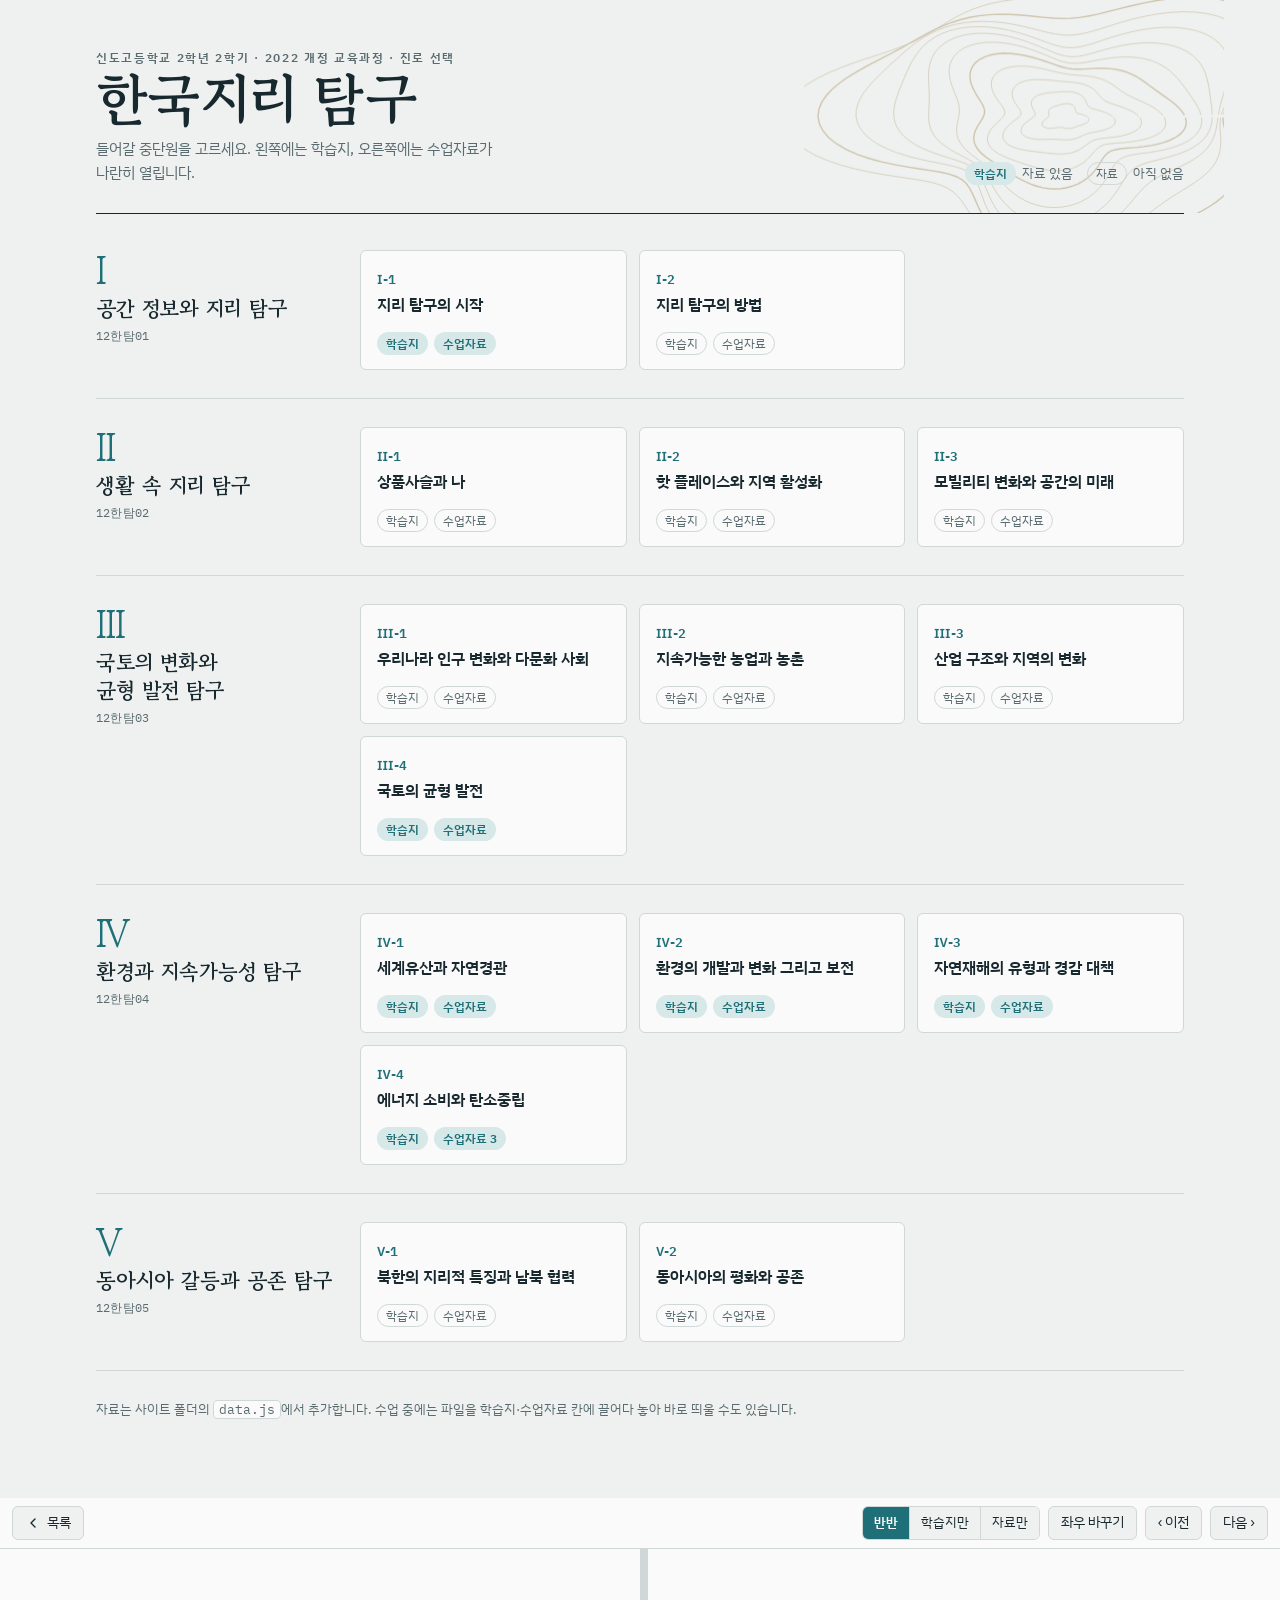
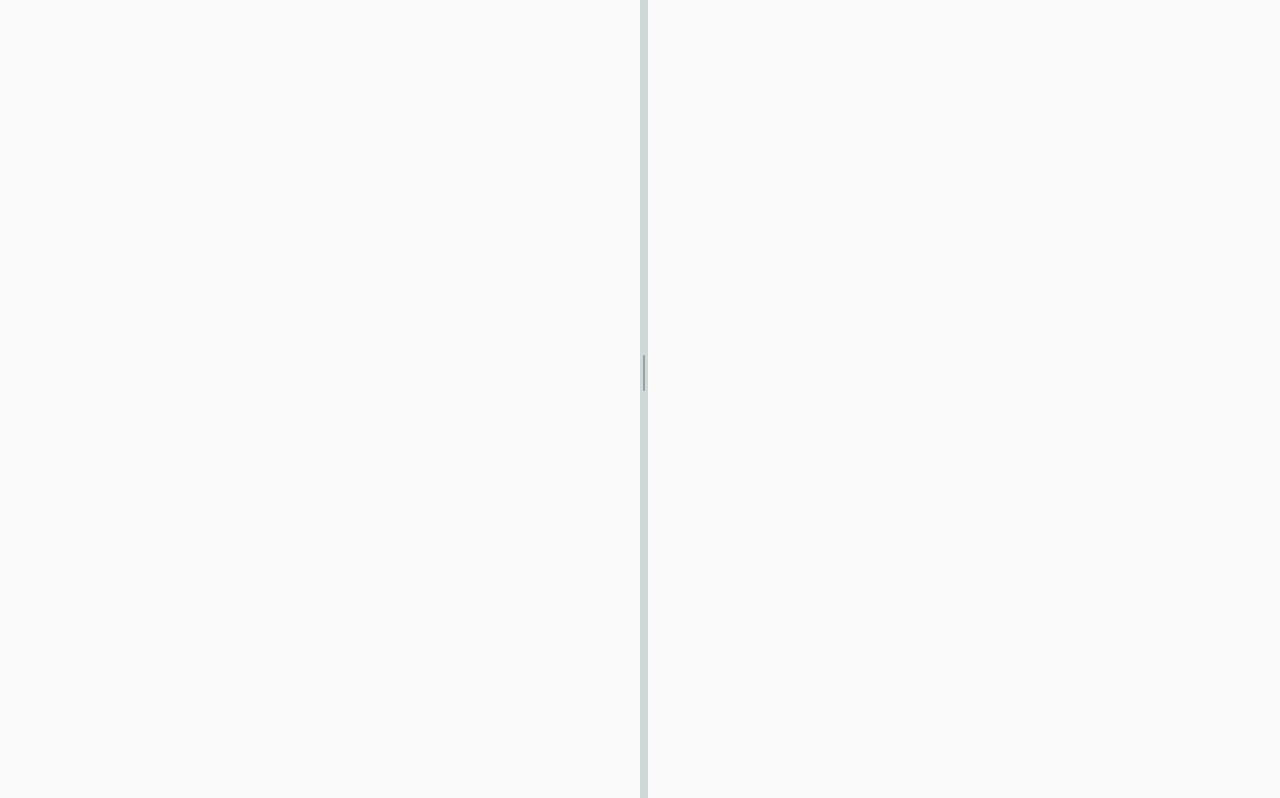
<file: index.html>
<!doctype html>
<html lang="ko">
<head>
<meta charset="utf-8">
<meta name="viewport" content="width=device-width, initial-scale=1, viewport-fit=cover">
<title>한국지리 탐구 수업실</title>
<meta name="claude:viewport-fit-sides" content="cover">
<link rel="preconnect" href="https://fonts.googleapis.com">
<link rel="preconnect" href="https://fonts.gstatic.com" crossorigin>
<link rel="stylesheet" href="https://fonts.googleapis.com/css2?family=Gowun+Batang:wght@400;700&family=IBM+Plex+Sans+KR:wght@400;500;600;700&family=IBM+Plex+Mono:wght@500&display=swap">
<style>
/* Layout: 홈 = 대단원별 띠(왼쪽 번호·제목, 오른쪽 중단원 카드 격자) / 수업 화면 = 상단 바 + 좌우 반반 패널 */
:root {
  --bg: #eef1ef;          /* 지도 바탕 회녹색 */
  --surface: #f9faf9;
  --ink: #18282f;         /* 지형도 먹색 */
  --muted: #5a6b70;
  --line: #cfd8d6;
  --accent: #1f6f78;      /* 해양 청록 */
  --accent-soft: #d6e8e8;
  --contour: #b9a27a;     /* 등고선 갈색 */
  --ok: #2f7a4b;
  --font-display: "Gowun Batang", "Nanum Myeongjo", serif;
  --font-body: "IBM Plex Sans KR", "Apple SD Gothic Neo", "Malgun Gothic", sans-serif;
  --font-mono: "IBM Plex Mono", ui-monospace, monospace;
  --split: 50%;
}
@media (prefers-color-scheme: dark) {
  :root:not([data-theme="light"]) {
    --bg: #11191c; --surface: #182327; --ink: #e3ebea; --muted: #93a5a8;
    --line: #2b3a3f; --accent: #6cc0c6; --accent-soft: #1d3a3e; --contour: #8a7a5c; --ok: #6fc28f;
    color-scheme: dark;
  }
}
:root[data-theme="dark"] {
  --bg: #11191c; --surface: #182327; --ink: #e3ebea; --muted: #93a5a8;
  --line: #2b3a3f; --accent: #6cc0c6; --accent-soft: #1d3a3e; --contour: #8a7a5c; --ok: #6fc28f;
  color-scheme: dark;
}

* { box-sizing: border-box; }
html, body { height: 100%; }
body {
  margin: 0; background: var(--bg); color: var(--ink);
  font-family: var(--font-body); font-size: 15px; line-height: 1.6;
  -webkit-font-smoothing: antialiased; word-break: keep-all;
}
button { font: inherit; color: inherit; }
:focus-visible { outline: 2px solid var(--accent); outline-offset: 2px; }
h1, h2, h3 { text-wrap: balance; margin: 0; }

/* ---------- 홈 ---------- */
#home { min-height: 100%; }
.home-wrap {
  max-width: 1120px; margin: 0 auto;
  padding-block: 48px 64px;
  padding-left: max(16px, env(safe-area-inset-left, 0px));
  padding-right: max(16px, env(safe-area-inset-right, 0px));
}
.masthead {
  position: relative; display: flex; flex-wrap: wrap; align-items: end; justify-content: space-between;
  gap: 16px 32px; padding-bottom: 28px; margin-bottom: 8px; border-bottom: 1.5px solid var(--ink);
}
.masthead canvas { position: absolute; inset: -48px -40px 0 auto; width: 420px; height: calc(100% + 48px); pointer-events: none; opacity: .55; max-width: 60%; }
.masthead .eyebrow { font-size: 12px; letter-spacing: .14em; color: var(--muted); font-weight: 600; }
.masthead h1 { font-family: var(--font-display); font-weight: 700; font-size: clamp(34px, 6vw, 56px); line-height: 1.1; letter-spacing: -.01em; position: relative; }
.masthead p { margin: 8px 0 0; color: var(--muted); max-width: 46ch; position: relative; }
.legend { display: flex; gap: 14px; font-size: 13px; color: var(--muted); position: relative; flex-wrap: wrap; }
.legend span { display: inline-flex; align-items: center; gap: 6px; }

.unit {
  display: grid; grid-template-columns: 240px 1fr; gap: 24px;
  padding-block: 28px; border-bottom: 1px solid var(--line);
}
.unit-head { display: flex; flex-direction: column; gap: 4px; }
.unit-num { font-family: var(--font-display); font-size: 40px; line-height: 1; color: var(--accent); }
.unit-head h2 { font-family: var(--font-display); font-size: 21px; font-weight: 700; line-height: 1.35; }
.code { font-family: var(--font-mono); font-size: 12px; color: var(--muted); letter-spacing: .02em; }
.lessons { display: grid; grid-template-columns: repeat(auto-fill, minmax(220px, 1fr)); gap: 12px; align-content: start; }
.lesson {
  display: flex; flex-direction: column; gap: 14px; justify-content: space-between;
  text-align: left; text-decoration: none; color: inherit;
  background: var(--surface); border: 1px solid var(--line); border-radius: 6px;
  padding: 16px 16px 14px; min-height: 120px; cursor: pointer;
  transition: border-color .15s, transform .15s;
}
.lesson:hover { border-color: var(--accent); transform: translateY(-2px); }
.lesson .lnum { font-family: var(--font-body); font-weight: 600; font-size: 13px; color: var(--accent); }
.lesson h3 { font-size: 16px; font-weight: 600; line-height: 1.4; margin-top: 2px; }
.chips { display: flex; gap: 6px; flex-wrap: wrap; }
.chip { font-size: 12px; padding: 1px 8px; border-radius: 99px; border: 1px solid var(--line); color: var(--muted); }
.chip.on { border-color: transparent; background: var(--accent-soft); color: var(--accent); font-weight: 600; }
.foot { margin-top: 28px; font-size: 13px; color: var(--muted); }
.foot code { font-family: var(--font-mono); background: var(--surface); border: 1px solid var(--line); padding: 0 5px; border-radius: 4px; }

/* ---------- 수업 화면 ---------- */
#room { height: 100%; display: flex; flex-direction: column; }
.bar {
  display: flex; align-items: center; gap: 12px; flex-wrap: wrap;
  padding-block: 8px;
  padding-left: max(12px, env(safe-area-inset-left, 0px));
  padding-right: max(12px, env(safe-area-inset-right, 0px));
  background: var(--surface); border-bottom: 1px solid var(--line);
}
.bar .title { display: flex; align-items: baseline; gap: 10px; min-width: 0; flex: 1 1 260px; }
.bar .title .lnum { font-family: var(--font-body); font-weight: 600; font-size: 14px; color: var(--accent); white-space: nowrap; }
.bar .title h1 { font-family: var(--font-display); font-size: 20px; font-weight: 700; white-space: nowrap; overflow: hidden; text-overflow: ellipsis; }
.bar .title .unit-name { font-size: 13px; color: var(--muted); white-space: nowrap; overflow: hidden; text-overflow: ellipsis; }
.btn {
  display: inline-flex; align-items: center; gap: 6px; height: 34px; padding: 0 12px;
  border: 1px solid var(--line); background: var(--bg); border-radius: 6px; cursor: pointer; font-size: 14px; white-space: nowrap;
}
.btn:hover { border-color: var(--accent); }
.btn[disabled] { opacity: .4; cursor: default; }
.seg { display: inline-flex; border: 1px solid var(--line); border-radius: 6px; overflow: hidden; }
.seg button { border: 0; background: var(--bg); height: 32px; padding: 0 11px; cursor: pointer; font-size: 13px; }
.seg button + button { border-left: 1px solid var(--line); }
.seg button[aria-pressed="true"] { background: var(--accent); color: var(--surface); font-weight: 600; }
.group { display: flex; gap: 8px; align-items: center; flex-wrap: wrap; }

.stage { flex: 1; min-height: 0; display: flex; position: relative; }
.pane { position: relative; display: flex; flex-direction: column; min-width: 0; min-height: 0; background: var(--surface); }
.pane.left { flex: 0 0 var(--split); }
.pane.right { flex: 1 1 0; }
.stage.swap { flex-direction: row-reverse; }
.stage[data-layout="ws"] .pane.right, .stage[data-layout="ws"] .divider { display: none; }
.stage[data-layout="sl"] .pane.left, .stage[data-layout="sl"] .divider { display: none; }
.stage[data-layout="ws"] .pane.left { flex: 1 1 auto; }
.divider { flex: 0 0 8px; cursor: col-resize; background: var(--line); position: relative; touch-action: none; }
.divider::after { content: ""; position: absolute; left: 3px; top: 50%; width: 2px; height: 36px; margin-top: -18px; border-radius: 2px; background: var(--muted); opacity: .5; }
.stage.dragging iframe { pointer-events: none; }
.stage.dragging { user-select: none; }

.pane-head { display: flex; align-items: center; gap: 8px; padding: 6px 8px 6px 12px; border-bottom: 1px solid var(--line); min-height: 42px; }
.pane-label { font-size: 12px; font-weight: 700; letter-spacing: .08em; color: var(--muted); white-space: nowrap; }
.tabs { display: flex; gap: 4px; flex: 1; min-width: 0; overflow-x: auto; }
.tab { border: 1px solid transparent; background: none; border-radius: 5px; padding: 3px 10px; cursor: pointer; font-size: 13px; white-space: nowrap; color: var(--muted); }
.tab[aria-selected="true"] { background: var(--accent-soft); color: var(--accent); font-weight: 600; }
.tab.temp { border-style: dashed; border-color: var(--contour); }
.icon-btn { border: 0; background: none; width: 30px; height: 30px; border-radius: 5px; cursor: pointer; display: inline-grid; place-items: center; color: var(--muted); text-decoration: none; }
.icon-btn:hover { background: var(--bg); color: var(--ink); }
.icon-btn svg { width: 17px; height: 17px; stroke: currentColor; fill: none; stroke-width: 1.8; stroke-linecap: round; stroke-linejoin: round; }
.pane-body { flex: 1; min-height: 0; position: relative; background: var(--bg); }
.pane-body iframe { position: absolute; inset: 0; width: 100%; height: 100%; border: 0; background: #fff; }
.pane-body .img-wrap { position: absolute; inset: 0; overflow: auto; display: grid; place-items: start center; padding: 12px; }
.pane-body img { max-width: 100%; height: auto; display: block; }
.empty { position: absolute; inset: 0; display: grid; place-items: center; padding: 24px; text-align: center; color: var(--muted); }
.empty div { max-width: 34ch; display: flex; flex-direction: column; gap: 8px; align-items: center; }
.empty strong { font-family: var(--font-display); font-size: 19px; color: var(--ink); }
.empty code { font-family: var(--font-mono); font-size: 12px; background: var(--surface); border: 1px solid var(--line); padding: 1px 6px; border-radius: 4px; }
.drop-hint { position: absolute; inset: 8px; border: 2px dashed var(--accent); border-radius: 8px; background: color-mix(in srgb, var(--accent-soft) 85%, transparent); display: none; place-items: center; font-weight: 600; color: var(--accent); z-index: 5; pointer-events: none; }
.pane.drag-over .drop-hint { display: grid; }
.ext-note { position: absolute; left: 8px; right: 8px; bottom: 8px; z-index: 4; display: flex; align-items: center; gap: 10px; flex-wrap: wrap; padding: 6px 8px 6px 12px; border-radius: 6px; background: var(--surface); border: 1px solid var(--line); box-shadow: 0 2px 8px rgba(0,0,0,.15); font-size: 13px; color: var(--muted); }
.ext-note span { flex: 1 1 200px; }
.ext-note a { color: var(--accent); font-weight: 600; text-decoration: none; white-space: nowrap; }
.ext-note button { border: 0; background: none; color: var(--muted); cursor: pointer; font-size: 16px; line-height: 1; padding: 2px 6px; }
.pane:fullscreen { background: var(--surface); }


/* ---------- 떼어 낸 사진 (모서리를 끌어 크기 조절) ---------- */
.float { position: fixed; z-index: 30; padding: 0; background: var(--surface); border-radius: 4px; box-shadow: 0 10px 30px rgba(0, 0, 0, .3); cursor: move; touch-action: none; user-select: none; }
.float img { display: block; width: 100%; height: auto; border-radius: 4px; pointer-events: none; -webkit-user-drag: none; }
.fl-cap { position: absolute; left: 0; right: 0; top: 0; display: flex; align-items: center; gap: 6px; padding: 4px 4px 4px 10px; background: linear-gradient(rgba(0, 0, 0, .65), rgba(0, 0, 0, 0)); color: #fff; font-size: 13px; font-weight: 600; border-radius: 4px 4px 0 0; opacity: 0; transition: opacity .15s; }
.fl-cap b { flex: 1; min-width: 0; white-space: nowrap; overflow: hidden; text-overflow: ellipsis; text-shadow: 0 1px 2px rgba(0, 0, 0, .6); }
.fl-x { border: 0; background: rgba(0, 0, 0, .55); color: #fff; width: 28px; height: 28px; border-radius: 50%; cursor: pointer; font-size: 17px; line-height: 1; }
.fl-x:hover { background: rgba(0, 0, 0, .8); }
.fl-credit { position: absolute; left: 0; right: 0; bottom: 0; padding: 3px 8px; font-size: 10.5px; color: #fff; background: linear-gradient(rgba(0, 0, 0, 0), rgba(0, 0, 0, .6)); white-space: nowrap; overflow: hidden; text-overflow: ellipsis; border-radius: 0 0 4px 4px; opacity: 0; transition: opacity .15s; }
.fl-credit a { color: inherit; }
.float:hover .fl-cap, .float:hover .fl-credit, .float.active .fl-cap, .float.active .fl-credit { opacity: 1; }
.fl-h { position: absolute; width: 18px; height: 18px; background: #fff; border: 2px solid var(--accent); border-radius: 3px; touch-action: none; z-index: 2; }
.fl-h.nw { left: -9px; top: -9px; cursor: nwse-resize; } .fl-h.se { right: -9px; bottom: -9px; cursor: nwse-resize; }
.fl-h.ne { right: -9px; top: -9px; cursor: nesw-resize; } .fl-h.sw { left: -9px; bottom: -9px; cursor: nesw-resize; }
body.fl-moving iframe { pointer-events: none; }
body.fl-moving { user-select: none; }
@media (max-width: 760px) {
  .unit { grid-template-columns: 1fr; gap: 14px; }
  .unit-head { flex-direction: row; align-items: baseline; gap: 12px; flex-wrap: wrap; }
  .unit-num { font-size: 30px; }
  .stage, .stage.swap { flex-direction: column; }
  .stage.swap { flex-direction: column-reverse; }
  .pane.left { flex: 0 0 var(--split); }
  .divider { flex-basis: 8px; cursor: row-resize; }
  .divider::after { left: 50%; top: 3px; width: 36px; height: 2px; margin: 0 0 0 -18px; }
  .bar .title h1 { font-size: 17px; }
  .hide-sm { display: none; }
}
@media (prefers-reduced-motion: reduce) { .lesson { transition: none; } .lesson:hover { transform: none; } }
</style>
</head>
<body>

<main id="home">
  <div class="home-wrap">
    <header class="masthead">
      <canvas id="contour" aria-hidden="true"></canvas>
      <div>
        <div class="eyebrow" id="eyebrow">2022 개정 교육과정 · 진로 선택</div>
        <h1 id="course-title">한국지리 탐구</h1>
        <p>들어갈 중단원을 고르세요. 왼쪽에는 학습지, 오른쪽에는 수업자료가 나란히 열립니다.</p>
      </div>
      <div class="legend">
        <span><span class="chip on">학습지</span> 자료 있음</span>
        <span><span class="chip">자료</span> 아직 없음</span>
      </div>
    </header>
    <div id="units"></div>
    <p class="foot">자료는 사이트 폴더의 <code>data.js</code>에서 추가합니다. 수업 중에는 파일을 학습지·수업자료 칸에 끌어다 놓아 바로 띄울 수도 있습니다.</p>
  </div>
</main>

<section id="room" hidden>
  <div class="bar">
    <button class="btn" id="btn-home" title="중단원 목록 (Esc)">
      <svg width="16" height="16" viewBox="0 0 24 24" fill="none" stroke="currentColor" stroke-width="2" stroke-linecap="round" stroke-linejoin="round"><path d="M15 18l-6-6 6-6"/></svg>목록
    </button>
    <div class="title">
      <span class="lnum" id="r-num"></span>
      <h1 id="r-title"></h1>
      <span class="unit-name hide-sm" id="r-unit"></span>
    </div>
    <div class="group">
      <div class="seg" role="group" aria-label="화면 배치">
        <button id="lay-both" data-lay="both" aria-pressed="true" title="반반 (1)">반반</button>
        <button id="lay-ws" data-lay="ws" aria-pressed="false" title="학습지만 (2)">학습지만</button>
        <button id="lay-sl" data-lay="sl" aria-pressed="false" title="수업자료만 (3)">자료만</button>
      </div>
      <button class="btn hide-sm" id="btn-swap" title="좌우 바꾸기">좌우 바꾸기</button>
      <button class="btn" id="btn-prev" title="이전 중단원">‹ 이전</button>
      <button class="btn" id="btn-next" title="다음 중단원">다음 ›</button>
    </div>
  </div>
  <div class="stage" id="stage" data-layout="both">
    <div class="pane left" data-kind="worksheet"></div>
    <div class="divider" id="divider" role="separator" aria-label="칸 너비 조절" tabindex="0"></div>
    <div class="pane right" data-kind="slides"></div>
  </div>
</section>

<script src="data.js"></script>
<script>
(function () {
  var C = window.COURSE;
  if (!C) { document.body.innerHTML = '<p style="padding:24px">data.js를 불러오지 못했습니다. index.html과 같은 폴더에 data.js가 있는지 확인하세요.</p>'; return; }

  var $ = function (s, r) { return (r || document).querySelector(s); };
  var esc = function (s) { return String(s == null ? "" : s).replace(/[&<>"']/g, function (c) { return { "&": "&amp;", "<": "&lt;", ">": "&gt;", '"': "&quot;", "'": "&#39;" }[c]; }); };
  var store = {
    get: function (k, d) { try { var v = localStorage.getItem("hanji:" + k); return v == null ? d : JSON.parse(v); } catch (e) { return d; } },
    set: function (k, v) { try { localStorage.setItem("hanji:" + k, JSON.stringify(v)); } catch (e) {} }
  };

  // 중단원 평탄화
  var flat = [];
  C.units.forEach(function (u) { u.lessons.forEach(function (l) { flat.push({ unit: u, lesson: l }); }); });
  var hashOf = function (l) { return "u" + l.id.replace(/[^0-9a-z-]/gi, "-"); };
  var findByHash = function (h) { for (var i = 0; i < flat.length; i++) if (hashOf(flat[i].lesson) === h) return i; return -1; };

  // ---------- 홈 ----------
  $("#course-title").textContent = C.title || "한국지리 탐구";
  if (C.school) $("#eyebrow").textContent = C.school + " · " + $("#eyebrow").textContent;
  document.title = (C.title || "한국지리 탐구") + " 수업실";

  $("#units").innerHTML = C.units.map(function (u) {
    return '<section class="unit"><div class="unit-head"><span class="unit-num">' + esc(u.roman) + '</span><h2>' + esc(u.title) + '</h2><span class="code">' + esc(u.code || "") + '</span></div><div class="lessons">' +
      u.lessons.map(function (l) {
        var w = (l.worksheet || []).length, s = (l.slides || []).length;
        return '<a class="lesson" href="#' + hashOf(l) + '"><div><span class="lnum">' + esc(u.roman) + "-" + esc(l.id.split("-")[1] || l.id) + '</span><h3>' + esc(l.title) + '</h3></div>' +
          '<div class="chips"><span class="chip' + (w ? " on" : "") + '">학습지' + (w > 1 ? " " + w : "") + '</span><span class="chip' + (s ? " on" : "") + '">수업자료' + (s > 1 ? " " + s : "") + '</span></div></a>';
      }).join("") + '</div></section>';
  }).join("");

  // 등고선 장식
  (function drawContour() {
    var cv = $("#contour"); if (!cv.getContext) return;
    var r = cv.getBoundingClientRect(), dpr = window.devicePixelRatio || 1;
    if (!r.width) return;
    cv.width = r.width * dpr; cv.height = r.height * dpr;
    var g = cv.getContext("2d"); g.scale(dpr, dpr);
    g.strokeStyle = getComputedStyle(document.documentElement).getPropertyValue("--contour").trim() || "#b9a27a";
    var cx = r.width * 0.62, cy = r.height * 0.55;
    for (var k = 1; k <= 11; k++) {
      g.beginPath(); g.lineWidth = k % 5 === 0 ? 1.4 : 0.7;
      for (var a = 0; a <= Math.PI * 2 + 0.01; a += 0.05) {
        var rad = k * 15 * (1 + 0.18 * Math.sin(3 * a + k * 0.4) + 0.1 * Math.cos(5 * a - k * 0.25));
        var x = cx + rad * Math.cos(a) * 1.35, y = cy + rad * Math.sin(a) * 0.8;
        a === 0 ? g.moveTo(x, y) : g.lineTo(x, y);
      }
      g.stroke();
    }
  })();

  // ---------- 수업 화면 ----------
  var ICON = {
    full: '<svg viewBox="0 0 24 24"><path d="M4 9V4h5M20 9V4h-5M4 15v5h5M20 15v5h-5"/></svg>',
    out: '<svg viewBox="0 0 24 24"><path d="M14 4h6v6M20 4l-9 9M18 14v6H4V6h6"/></svg>',
    file: '<svg viewBox="0 0 24 24"><path d="M12 16V4M6 10l6-6 6 6M4 20h16"/></svg>'
  };
  var LABEL = { worksheet: "학습지", slides: "수업자료" };
  var temp = { worksheet: [], slides: [] };   // 끌어다 놓은 파일 (이번 화면에서만)
  var current = -1;

  function embedUrl(src) {
    var m;
    if ((m = src.match(/(?:youtube\.com\/watch\?v=|youtu\.be\/|youtube\.com\/shorts\/)([\w-]{6,})/))) return "https://www.youtube.com/embed/" + m[1];
    if ((m = src.match(/docs\.google\.com\/presentation\/d\/([\w-]+)/)) && !/\/(embed|pub)/.test(src)) return "https://docs.google.com/presentation/d/" + m[1] + "/embed?start=false&loop=false";
    if ((m = src.match(/docs\.google\.com\/(document|spreadsheets)\/d\/([\w-]+)/)) && !/\/(preview|pub)/.test(src)) return "https://docs.google.com/" + m[1] + "/d/" + m[2] + "/preview";
    if ((m = src.match(/docs\.google\.com\/forms\/d\/(e\/)?([\w-]+)/)) && !/embedded=true/.test(src)) return "https://docs.google.com/forms/d/" + (m[1] || "") + m[2] + "/viewform?embedded=true";
    if ((m = src.match(/drive\.google\.com\/file\/d\/([\w-]+)/))) return "https://drive.google.com/file/d/" + m[1] + "/preview";
    if (/canva\.com\/design\//.test(src) && !/[?&]embed/.test(src)) return src.split("?")[0].replace(/\/(edit|view)\/?$/, "/view") + "?embed";
    return src;
  }
  var isImage = function (src, type) { return (type && type.indexOf("image/") === 0) || /\.(png|jpe?g|gif|webp|svg|bmp)(\?|#|$)/i.test(src); };

  function renderPane(pane) {
    var kind = pane.dataset.kind, l = flat[current].lesson;
    var items = (l[kind] || []).filter(function (x) { return x && x.src; }).concat(temp[kind]);
    var sel = Math.min(+(pane.dataset.sel || 0), Math.max(items.length - 1, 0));
    pane.dataset.sel = sel;
    var it = items[sel];
    var tabs = items.length > 1 || (it && it.temp) ? items.map(function (x, i) {
      return '<button class="tab' + (x.temp ? " temp" : "") + '" role="tab" aria-selected="' + (i === sel) + '" data-i="' + i + '" title="' + (x.temp ? "끌어다 놓은 파일 (새로고침하면 사라짐)" : esc(x.src)) + '">' + esc(x.title || LABEL[kind] + " " + (i + 1)) + "</button>";
    }).join("") : "";
    var body;
    if (!it) {
      body = '<div class="empty"><div><strong>' + LABEL[kind] + '이 아직 없습니다</strong><span><code>data.js</code>의 <code>' + esc(l.id) + '</code> 중단원 <code>' + kind + '</code> 항목에 파일 경로나 링크를 넣으세요.</span><span>지금 바로 띄우려면 파일을 이 칸에 끌어다 놓으세요.</span></div></div>';
    } else if (isImage(it.src, it.type)) {
      body = '<div class="img-wrap"><img src="' + esc(it.src) + '" alt="' + esc(it.title || LABEL[kind]) + '"></div>';
    } else {
      body = '<iframe src="' + esc(it.temp ? it.src : embedUrl(it.src)) + '" title="' + esc(it.title || LABEL[kind]) + '" allow="fullscreen; autoplay" allowfullscreen></iframe>';
      if (!it.temp && /^https?:\/\//i.test(it.src)) body += '<div class="ext-note"><span>외부 사이트입니다. 칸이 비어 있거나 \'연결 거부\'가 뜨면 새 창에서 여세요.</span><a href="' + esc(it.src) + '" target="_blank" rel="noopener">새 창에서 열기 ↗</a><button type="button" data-act="hide-note" title="안내 닫기">×</button></div>';
    }
    pane.innerHTML =
      '<div class="pane-head"><span class="pane-label">' + LABEL[kind] + '</span><div class="tabs" role="tablist">' + tabs + '</div>' +
      '<label class="icon-btn" title="파일 띄우기 (이번 화면에서만)">' + ICON.file + '<input type="file" id="file-' + kind + '" accept=".pdf,image/*,.html,.htm" hidden></label>' +
      (it && !it.temp ? '<a class="icon-btn" href="' + esc(it.src) + '" target="_blank" rel="noopener" title="새 창에서 열기">' + ICON.out + "</a>" : "") +
      '<button class="icon-btn" data-act="full" title="이 칸 전체 화면">' + ICON.full + "</button></div>" +
      '<div class="pane-body">' + body + '</div><div class="drop-hint">여기에 놓으면 ' + LABEL[kind] + ' 칸에 표시됩니다</div>';
  }

  function addTemp(pane, file) {
    if (!file) return;
    var kind = pane.dataset.kind;
    temp[kind].push({ title: file.name.replace(/\.[^.]+$/, ""), src: URL.createObjectURL(file), type: file.type, temp: true });
    var l = flat[current].lesson;
    pane.dataset.sel = (l[kind] || []).filter(function (x) { return x && x.src; }).length + temp[kind].length - 1;
    renderPane(pane);
  }

  document.querySelectorAll(".pane").forEach(function (pane) {
    pane.addEventListener("click", function (e) {
      var t = e.target.closest(".tab");
      if (t) { pane.dataset.sel = t.dataset.i; renderPane(pane); return; }
      if (e.target.closest('[data-act="hide-note"]')) { var n = e.target.closest(".ext-note"); if (n) n.remove(); return; }
      if (e.target.closest('[data-act="full"]')) {
        if (document.fullscreenElement) document.exitFullscreen().catch(function () {});
        else if (pane.requestFullscreen) pane.requestFullscreen().catch(function () {});
      }
    });
    pane.addEventListener("change", function (e) { if (e.target.type === "file") addTemp(pane, e.target.files[0]); });
    pane.addEventListener("dragover", function (e) { if (e.dataTransfer && Array.prototype.indexOf.call(e.dataTransfer.types, "Files") > -1) { e.preventDefault(); pane.classList.add("drag-over"); } });
    pane.addEventListener("dragleave", function (e) { if (!pane.contains(e.relatedTarget)) pane.classList.remove("drag-over"); });
    pane.addEventListener("drop", function (e) { e.preventDefault(); pane.classList.remove("drag-over"); addTemp(pane, e.dataTransfer.files[0]); });
  });

  function openLesson(i) {
    if (i !== current) {
      document.querySelectorAll(".float").forEach(function (f) { f.remove(); });
      temp.worksheet.forEach(function (x) { URL.revokeObjectURL(x.src); });
      temp.slides.forEach(function (x) { URL.revokeObjectURL(x.src); });
      temp = { worksheet: [], slides: [] };
      document.querySelectorAll(".pane").forEach(function (p) { p.dataset.sel = 0; });
    }
    current = i;
    var u = flat[i].unit, l = flat[i].lesson;
    $("#r-num").textContent = u.roman + "-" + (l.id.split("-")[1] || l.id);
    $("#r-title").textContent = l.title;
    $("#r-unit").textContent = u.roman + ". " + u.title;
    $("#btn-prev").disabled = i === 0;
    $("#btn-next").disabled = i === flat.length - 1;
    document.querySelectorAll(".pane").forEach(renderPane);
    document.title = u.roman + "-" + (l.id.split("-")[1] || l.id) + " " + l.title + " · " + (C.title || "한국지리 탐구");
    $("#home").hidden = true; $("#room").hidden = false;
  }
  function showHome() {
    current = -1;
    document.querySelectorAll(".float").forEach(function (f) { f.remove(); });
    document.querySelectorAll(".pane").forEach(function (p) { p.innerHTML = ""; });
    $("#room").hidden = true; $("#home").hidden = false;
    document.title = (C.title || "한국지리 탐구") + " 수업실";
  }
  function route() {
    var i = findByHash(location.hash.slice(1));
    i > -1 ? openLesson(i) : showHome();
  }
  var go = function (i) { if (i >= 0 && i < flat.length) location.hash = hashOf(flat[i].lesson); };

  $("#btn-home").onclick = function () { location.hash = ""; showHome(); };
  $("#btn-prev").onclick = function () { go(current - 1); };
  $("#btn-next").onclick = function () { go(current + 1); };

  // 배치·좌우·너비 (이 브라우저에 기억)
  var stage = $("#stage");
  function setLayout(v) {
    stage.dataset.layout = v; store.set("layout", v);
    document.querySelectorAll("[data-lay]").forEach(function (b) { b.setAttribute("aria-pressed", b.dataset.lay === v); });
  }
  document.querySelectorAll("[data-lay]").forEach(function (b) { b.onclick = function () { setLayout(b.dataset.lay); }; });
  setLayout(store.get("layout", "both"));
  if (store.get("swap", false)) stage.classList.add("swap");
  $("#btn-swap").onclick = function () { store.set("swap", stage.classList.toggle("swap")); };

  function setSplit(p) { p = Math.max(20, Math.min(80, p)); document.documentElement.style.setProperty("--split", p + "%"); return p; }
  setSplit(store.get("split", 50));
  var div = $("#divider");
  div.addEventListener("pointerdown", function (e) {
    e.preventDefault(); div.setPointerCapture(e.pointerId); stage.classList.add("dragging");
    var vertical = getComputedStyle(stage).flexDirection.indexOf("column") === 0;
    var swapped = stage.classList.contains("swap");
    function move(ev) {
      var r = stage.getBoundingClientRect();
      var p = vertical ? (ev.clientY - r.top) / r.height * 100 : (ev.clientX - r.left) / r.width * 100;
      store.set("split", setSplit(swapped ? 100 - p : p));
    }
    function up() { stage.classList.remove("dragging"); div.removeEventListener("pointermove", move); div.removeEventListener("pointerup", up); }
    div.addEventListener("pointermove", move); div.addEventListener("pointerup", up);
  });
  div.addEventListener("dblclick", function () { store.set("split", setSplit(50)); });
  div.addEventListener("keydown", function (e) {
    var cur = parseFloat(getComputedStyle(document.documentElement).getPropertyValue("--split")) || 50;
    if (e.key === "ArrowLeft" || e.key === "ArrowUp") store.set("split", setSplit(cur - 5));
    if (e.key === "ArrowRight" || e.key === "ArrowDown") store.set("split", setSplit(cur + 5));
  });

  document.addEventListener("keydown", function (e) {
    if (current < 0 || e.target.closest("input, textarea") || e.altKey || e.ctrlKey || e.metaKey) return;
    if (e.key === "1") setLayout("both");
    else if (e.key === "2") setLayout("ws");
    else if (e.key === "3") setLayout("sl");
    else if (e.key === "Escape" && !document.fullscreenElement) { location.hash = ""; showHome(); }
  });


  // ---------- 수업자료의 사진을 떼어 내 화면 위에 띄우기 ----------
  // 사진을 끌면 이동(학습지 칸 위로도), 네 모서리를 끌면 비율을 유지한 채 크기 조절, 휠로도 크기 조절, 두 번 누르면 처음 크기
  var zTop = 30, floats = 0;
  function openFloat(d) {
    var pane = document.querySelector(".pane.right").getBoundingClientRect();
    var ref = pane.width > 50 ? pane : stage.getBoundingClientRect();
    var off = (floats++ % 5) * 26;
    var f = document.createElement("div"); f.className = "float";
    f.innerHTML = '<img alt=""><div class="fl-cap"><b></b><button class="fl-x" title="닫기">×</button></div><div class="fl-credit"></div>' +
      '<span class="fl-h nw"></span><span class="fl-h ne"></span><span class="fl-h sw"></span><span class="fl-h se"></span>';
    f.querySelector("b").textContent = d.cap || "사진";
    f.querySelector(".fl-credit").innerHTML = d.credit || "";
    var img = f.querySelector("img"); img.alt = d.cap || "";
    f.style.zIndex = ++zTop; f.style.visibility = "hidden";
    document.body.appendChild(f);
    var ratio = 0.75, startW = 0;
    function place(l, t, w) { f.style.left = l + "px"; f.style.top = t + "px"; f.style.width = w + "px"; }
    img.onload = function () {
      ratio = img.naturalHeight / img.naturalWidth;
      startW = Math.min(ref.width * 0.85, (window.innerHeight - 140) / ratio, 640);
      place(Math.max(8, ref.left + (ref.width - startW) / 2 + off), Math.max(60, ref.top + 40 + off), startW);
      f.style.visibility = "";
    };
    img.src = d.src;
    function resizeTo(w, anchorX, anchorY, ax, ay) {   // ax, ay: 고정할 꼭짓점(0 = 왼쪽/위, 1 = 오른쪽/아래)
      w = Math.max(120, Math.min(window.innerWidth * 2, w));
      var h = w * ratio;
      place(anchorX - ax * w, anchorY - ay * h, w);
    }
    f.addEventListener("pointerdown", function () { f.style.zIndex = ++zTop; document.querySelectorAll(".float.active").forEach(function (x) { x.classList.remove("active"); }); f.classList.add("active"); }, true);
    f.querySelector(".fl-x").onclick = function () { f.remove(); };
    function drag(el, start, move) {
      el.addEventListener("pointerdown", function (e) {
        if (e.target.closest("button, a") || (el === f && e.target.classList.contains("fl-h"))) return;
        e.preventDefault(); e.stopPropagation(); el.setPointerCapture(e.pointerId);
        document.body.classList.add("fl-moving");
        var sx = e.clientX, sy = e.clientY, s0 = start();
        function mv(ev) { move(s0, ev.clientX - sx, ev.clientY - sy); }
        function up() { document.body.classList.remove("fl-moving"); el.removeEventListener("pointermove", mv); el.removeEventListener("pointerup", up); el.removeEventListener("pointercancel", up); }
        el.addEventListener("pointermove", mv); el.addEventListener("pointerup", up); el.addEventListener("pointercancel", up);
      });
    }
    // 이동
    drag(f, function () { return { l: f.offsetLeft, t: f.offsetTop }; }, function (s0, dx, dy) {
      f.style.left = Math.min(window.innerWidth - 60, Math.max(-f.offsetWidth + 60, s0.l + dx)) + "px";
      f.style.top = Math.min(window.innerHeight - 40, Math.max(0, s0.t + dy)) + "px";
    });
    // 네 모서리: 반대쪽 꼭짓점을 고정한 채 비율 유지
    f.querySelectorAll(".fl-h").forEach(function (h) {
      var east = h.classList.contains("ne") || h.classList.contains("se"), south = h.classList.contains("sw") || h.classList.contains("se");
      drag(h, function () {
        return { w: f.offsetWidth, ax: f.offsetLeft + (east ? 0 : f.offsetWidth), ay: f.offsetTop + (south ? 0 : f.offsetHeight) };
      }, function (s0, dx, dy) {
        var byX = (east ? dx : -dx), byY = (south ? dy : -dy) / ratio;
        resizeTo(s0.w + (Math.abs(byX) > Math.abs(byY) ? byX : byY), s0.ax, s0.ay, east ? 0 : 1, south ? 0 : 1);
      });
    });
    // 휠: 가운데를 기준으로 크기 조절
    f.addEventListener("wheel", function (e) {
      e.preventDefault();
      var w = f.offsetWidth, cx = f.offsetLeft + w / 2, cy = f.offsetTop + f.offsetHeight / 2;
      resizeTo(w * (e.deltaY < 0 ? 1.1 : 1 / 1.1), cx, cy, 0.5, 0.5);
    }, { passive: false });
    f.addEventListener("dblclick", function (e) {
      if (e.target.closest("button")) return;
      var cx = f.offsetLeft + f.offsetWidth / 2, cy = f.offsetTop + f.offsetHeight / 2;
      resizeTo(startW, cx, cy, 0.5, 0.5);
    });
  }
  window.addEventListener("message", function (e) {
    var d = e.data;
    if (!d || d.type !== "hanji-photo" || current < 0) return;
    openFloat(d);
    if (e.source) e.source.postMessage({ type: "hanji-photo-ok", id: d.id }, "*");
  });
  window.addEventListener("hashchange", route);
  route();
})();
</script>
</body>
</html>
</file>
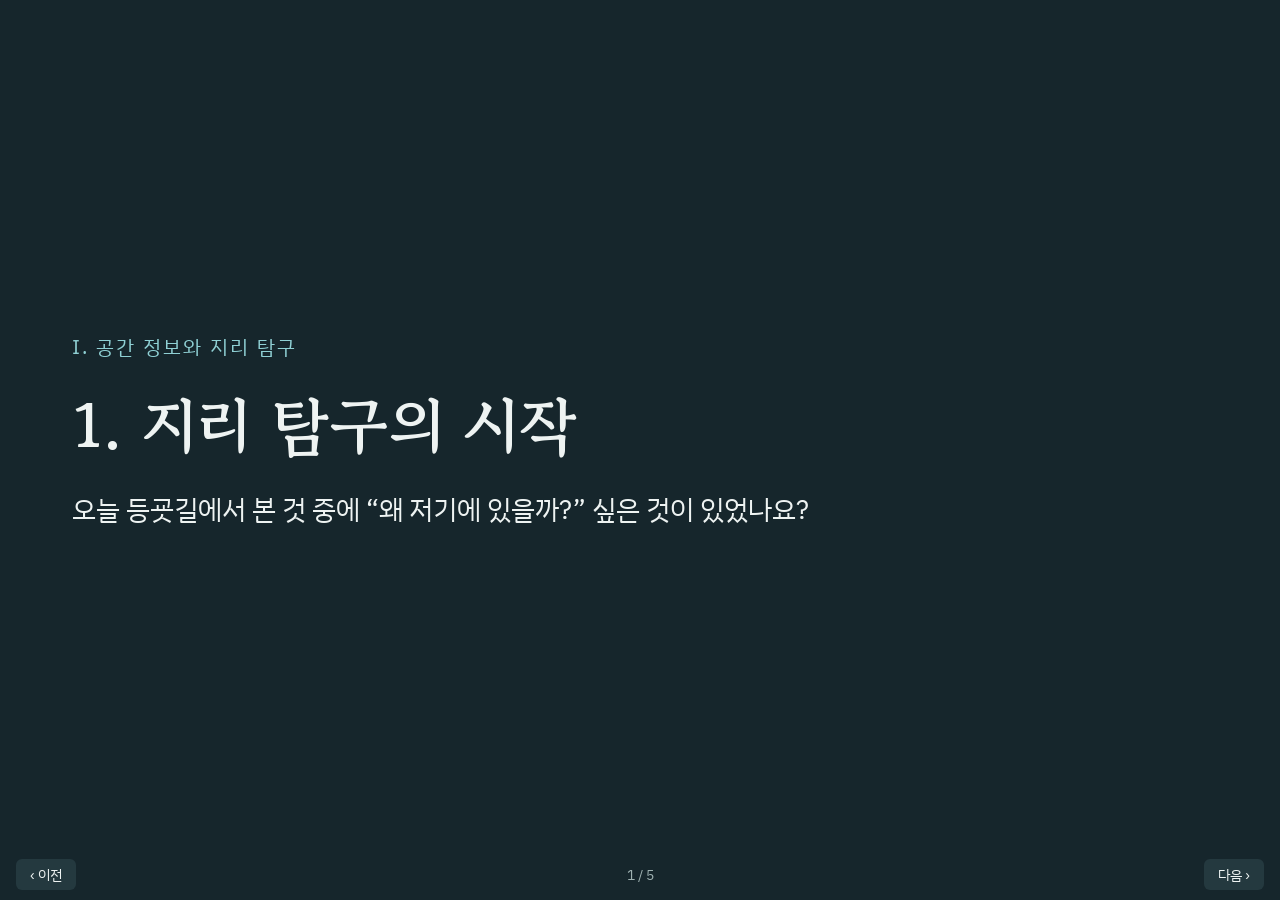
<file: 1-1/slides.html>
<!doctype html>
<html lang="ko">
<head>
<meta charset="utf-8">
<meta name="viewport" content="width=device-width, initial-scale=1">
<title>Ⅰ-1 지리 탐구의 시작 수업자료</title>
<link rel="stylesheet" href="https://fonts.googleapis.com/css2?family=Gowun+Batang:wght@700&family=IBM+Plex+Sans+KR:wght@400;600&display=swap">
<style>
  html, body { height: 100%; margin: 0; }
  body { background: #16262c; color: #eef3f2; font-family: "IBM Plex Sans KR", "Malgun Gothic", sans-serif; overflow: hidden; }
  .slide { position: absolute; inset: 0; display: none; flex-direction: column; justify-content: center; padding: 6vmin 8vmin 10vmin; gap: 3vmin; }
  .slide.on { display: flex; }
  .kicker { color: #8fd0d4; font-size: clamp(13px, 2.2vmin, 20px); letter-spacing: .1em; }
  h1 { font-family: "Gowun Batang", serif; font-size: clamp(28px, 7vmin, 72px); margin: 0; line-height: 1.2; }
  h2 { font-family: "Gowun Batang", serif; font-size: clamp(22px, 5vmin, 52px); margin: 0; }
  p, li { font-size: clamp(15px, 3vmin, 30px); line-height: 1.55; margin: 0; }
  ul { margin: 0; padding-left: 1.2em; display: grid; gap: 1.5vmin; }
  .grid { display: grid; grid-template-columns: repeat(auto-fit, minmax(180px, 1fr)); gap: 2vmin; }
  .grid div { border: 1px solid #3b5359; border-radius: 8px; padding: 2.4vmin; }
  .grid b { display: block; color: #8fd0d4; font-size: clamp(15px, 3vmin, 28px); }
  .grid span { font-size: clamp(13px, 2.4vmin, 22px); color: #c6d3d2; }
  nav { position: fixed; left: 0; right: 0; bottom: 0; display: flex; justify-content: space-between; align-items: center; padding: 10px 16px; font-size: 14px; color: #9fb2b2; }
  nav button { background: #24393f; color: #eef3f2; border: 0; border-radius: 6px; padding: 6px 14px; cursor: pointer; font: inherit; }
</style>
</head>
<body>
  <section class="slide on">
    <div class="kicker">Ⅰ. 공간 정보와 지리 탐구</div>
    <h1>1. 지리 탐구의 시작</h1>
    <p>오늘 등굣길에서 본 것 중에 “왜 저기에 있을까?” 싶은 것이 있었나요?</p>
  </section>
  <section class="slide">
    <div class="kicker">생각 열기</div>
    <h2>편의점은 왜 학교 앞에 모여 있을까?</h2>
    <ul><li>누가 이용하는가?</li><li>언제 붐비는가?</li><li>다른 동네에서도 그런가?</li></ul>
  </section>
  <section class="slide">
    <div class="kicker">지리적 관점</div>
    <h2>같은 현상, 다섯 가지 질문</h2>
    <div class="grid">
      <div><b>위치</b><span>어디에 있는가?</span></div>
      <div><b>장소</b><span>어떤 특성을 가진 곳인가?</span></div>
      <div><b>지역</b><span>비슷한 곳은 어디까지인가?</span></div>
      <div><b>공간 상호 작용</b><span>사람·물자·정보가 어떻게 오가는가?</span></div>
      <div><b>인간과 환경</b><span>자연환경과 어떤 관계인가?</span></div>
    </div>
  </section>
  <section class="slide">
    <div class="kicker">탐구 과정</div>
    <h2>질문에서 결론까지</h2>
    <ul><li>질문 만들기 → 가설 세우기</li><li>자료 수집 (문헌·통계·야외조사·지리정보)</li><li>분석과 시각화 → 결론과 공유</li></ul>
  </section>
  <section class="slide">
    <div class="kicker">활동</div>
    <h2>학습지 활동 1~3을 해 봅시다</h2>
    <p>모둠별로 동네의 현상 하나를 골라 탐구 계획까지 세워 보세요. (15분)</p>
  </section>
  <nav><button id="prev">‹ 이전</button><span id="count"></span><button id="next">다음 ›</button></nav>
<script>
  var s = document.querySelectorAll(".slide"), i = 0;
  function show(n) { i = Math.max(0, Math.min(s.length - 1, n)); s.forEach(function (el, k) { el.classList.toggle("on", k === i); }); document.getElementById("count").textContent = (i + 1) + " / " + s.length; }
  document.getElementById("prev").onclick = function () { show(i - 1); };
  document.getElementById("next").onclick = function () { show(i + 1); };
  document.addEventListener("keydown", function (e) { if (e.key === "ArrowRight" || e.key === " " || e.key === "PageDown") show(i + 1); if (e.key === "ArrowLeft" || e.key === "PageUp") show(i - 1); });
  document.addEventListener("click", function (e) { if (!e.target.closest("button")) show(i + 1); });
  show(0);
</script>
</body>
</html>
</file>
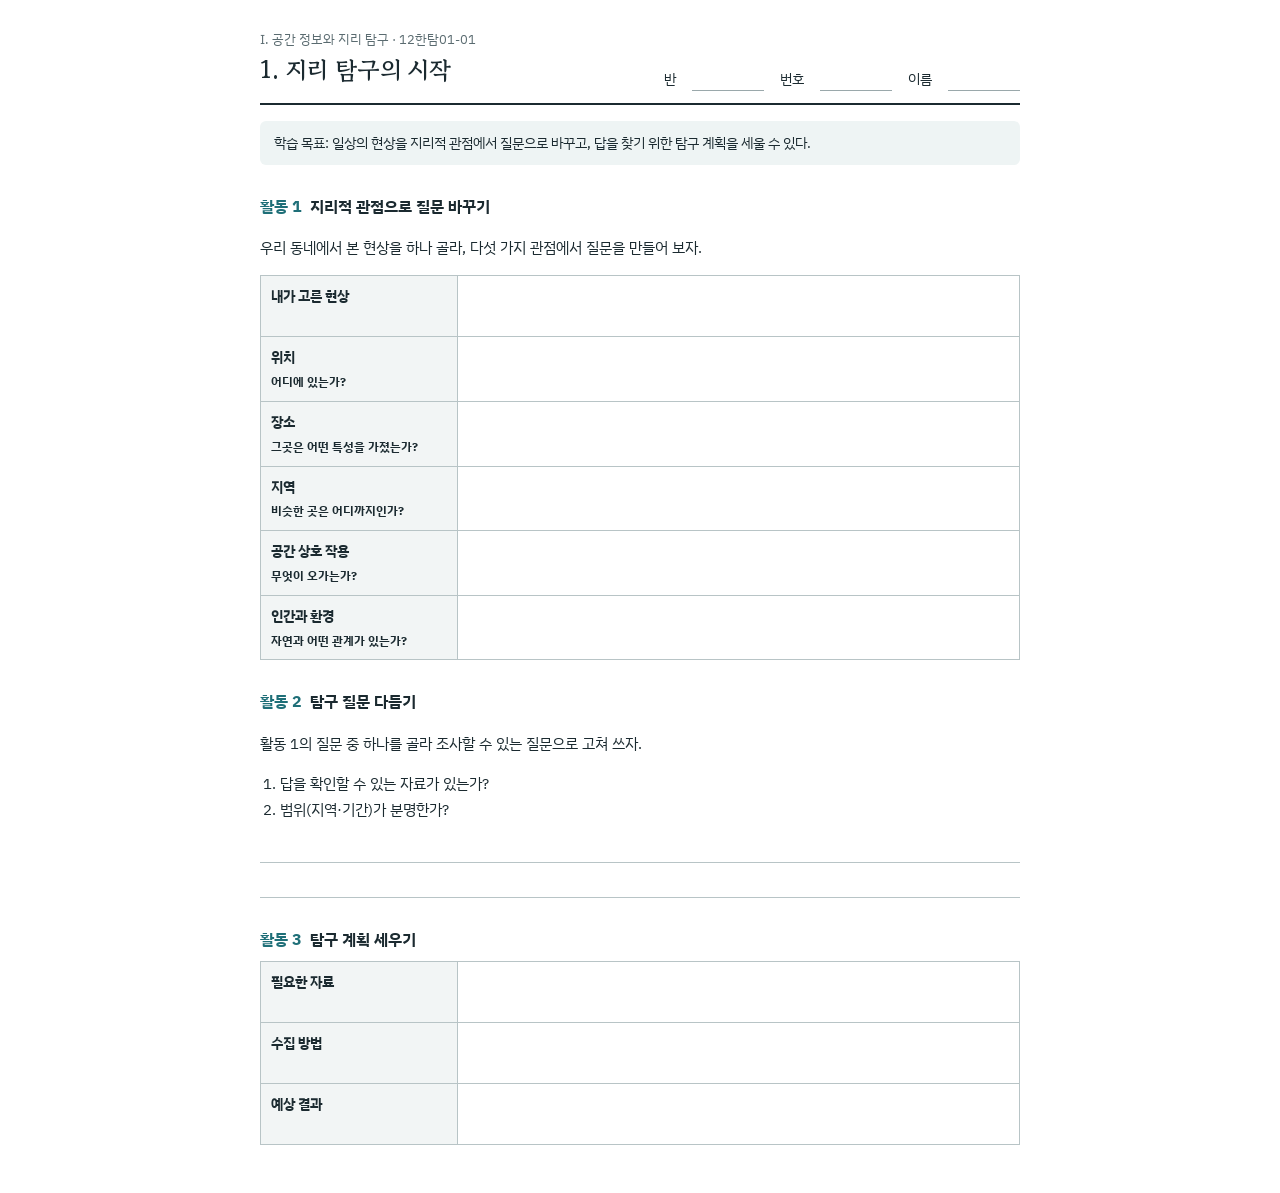
<file: 1-1/worksheet.html>
<!doctype html>
<html lang="ko">
<head>
<meta charset="utf-8">
<meta name="viewport" content="width=device-width, initial-scale=1">
<title>Ⅰ-1 지리 탐구의 시작 학습지</title>
<link rel="stylesheet" href="https://fonts.googleapis.com/css2?family=Gowun+Batang:wght@700&family=IBM+Plex+Sans+KR:wght@400;600&display=swap">
<style>
  body { margin: 0; background: #fff; color: #1b2a30; font: 15px/1.7 "IBM Plex Sans KR", "Malgun Gothic", sans-serif; }
  .sheet { max-width: 760px; margin: 0 auto; padding: 28px 24px 48px; }
  header { border-bottom: 2px solid #1b2a30; padding-bottom: 12px; display: flex; justify-content: space-between; align-items: end; flex-wrap: wrap; gap: 12px; }
  h1 { font-family: "Gowun Batang", serif; font-size: 24px; margin: 0; }
  .meta { font-size: 13px; color: #5a6b70; }
  .who { display: flex; gap: 16px; font-size: 14px; }
  .who span { border-bottom: 1px solid #9aa8ab; min-width: 72px; display: inline-block; }
  h2 { font-size: 16px; margin: 28px 0 8px; display: flex; gap: 8px; align-items: baseline; }
  h2 b { color: #1f6f78; }
  .goal { background: #eef4f4; border-radius: 6px; padding: 10px 14px; margin-top: 16px; font-size: 14px; }
  table { width: 100%; border-collapse: collapse; font-size: 14px; }
  th, td { border: 1px solid #b8c4c6; padding: 8px 10px; text-align: left; vertical-align: top; }
  th { background: #f2f5f5; width: 26%; }
  td.blank { height: 44px; }
  .lines div { border-bottom: 1px solid #b8c4c6; height: 34px; }
  ol { padding-left: 20px; margin: 6px 0; }
</style>
</head>
<body>
<div class="sheet">
  <header>
    <div><div class="meta">Ⅰ. 공간 정보와 지리 탐구 · 12한탐01-01</div><h1>1. 지리 탐구의 시작</h1></div>
    <div class="who">반 <span></span> 번호 <span></span> 이름 <span></span></div>
  </header>
  <p class="goal">학습 목표: 일상의 현상을 지리적 관점에서 질문으로 바꾸고, 답을 찾기 위한 탐구 계획을 세울 수 있다.</p>

  <h2><b>활동 1</b> 지리적 관점으로 질문 바꾸기</h2>
  <p>우리 동네에서 본 현상을 하나 골라, 다섯 가지 관점에서 질문을 만들어 보자.</p>
  <table>
    <tr><th>내가 고른 현상</th><td class="blank"></td></tr>
    <tr><th>위치<br><small>어디에 있는가?</small></th><td class="blank"></td></tr>
    <tr><th>장소<br><small>그곳은 어떤 특성을 가졌는가?</small></th><td class="blank"></td></tr>
    <tr><th>지역<br><small>비슷한 곳은 어디까지인가?</small></th><td class="blank"></td></tr>
    <tr><th>공간 상호 작용<br><small>무엇이 오가는가?</small></th><td class="blank"></td></tr>
    <tr><th>인간과 환경<br><small>자연과 어떤 관계가 있는가?</small></th><td class="blank"></td></tr>
  </table>

  <h2><b>활동 2</b> 탐구 질문 다듬기</h2>
  <p>활동 1의 질문 중 하나를 골라 조사할 수 있는 질문으로 고쳐 쓰자.</p>
  <ol><li>답을 확인할 수 있는 자료가 있는가?</li><li>범위(지역·기간)가 분명한가?</li></ol>
  <div class="lines"><div></div><div></div></div>

  <h2><b>활동 3</b> 탐구 계획 세우기</h2>
  <table>
    <tr><th>필요한 자료</th><td class="blank"></td></tr>
    <tr><th>수집 방법</th><td class="blank"></td></tr>
    <tr><th>예상 결과</th><td class="blank"></td></tr>
  </table>
</div>
</body>
</html>
</file>
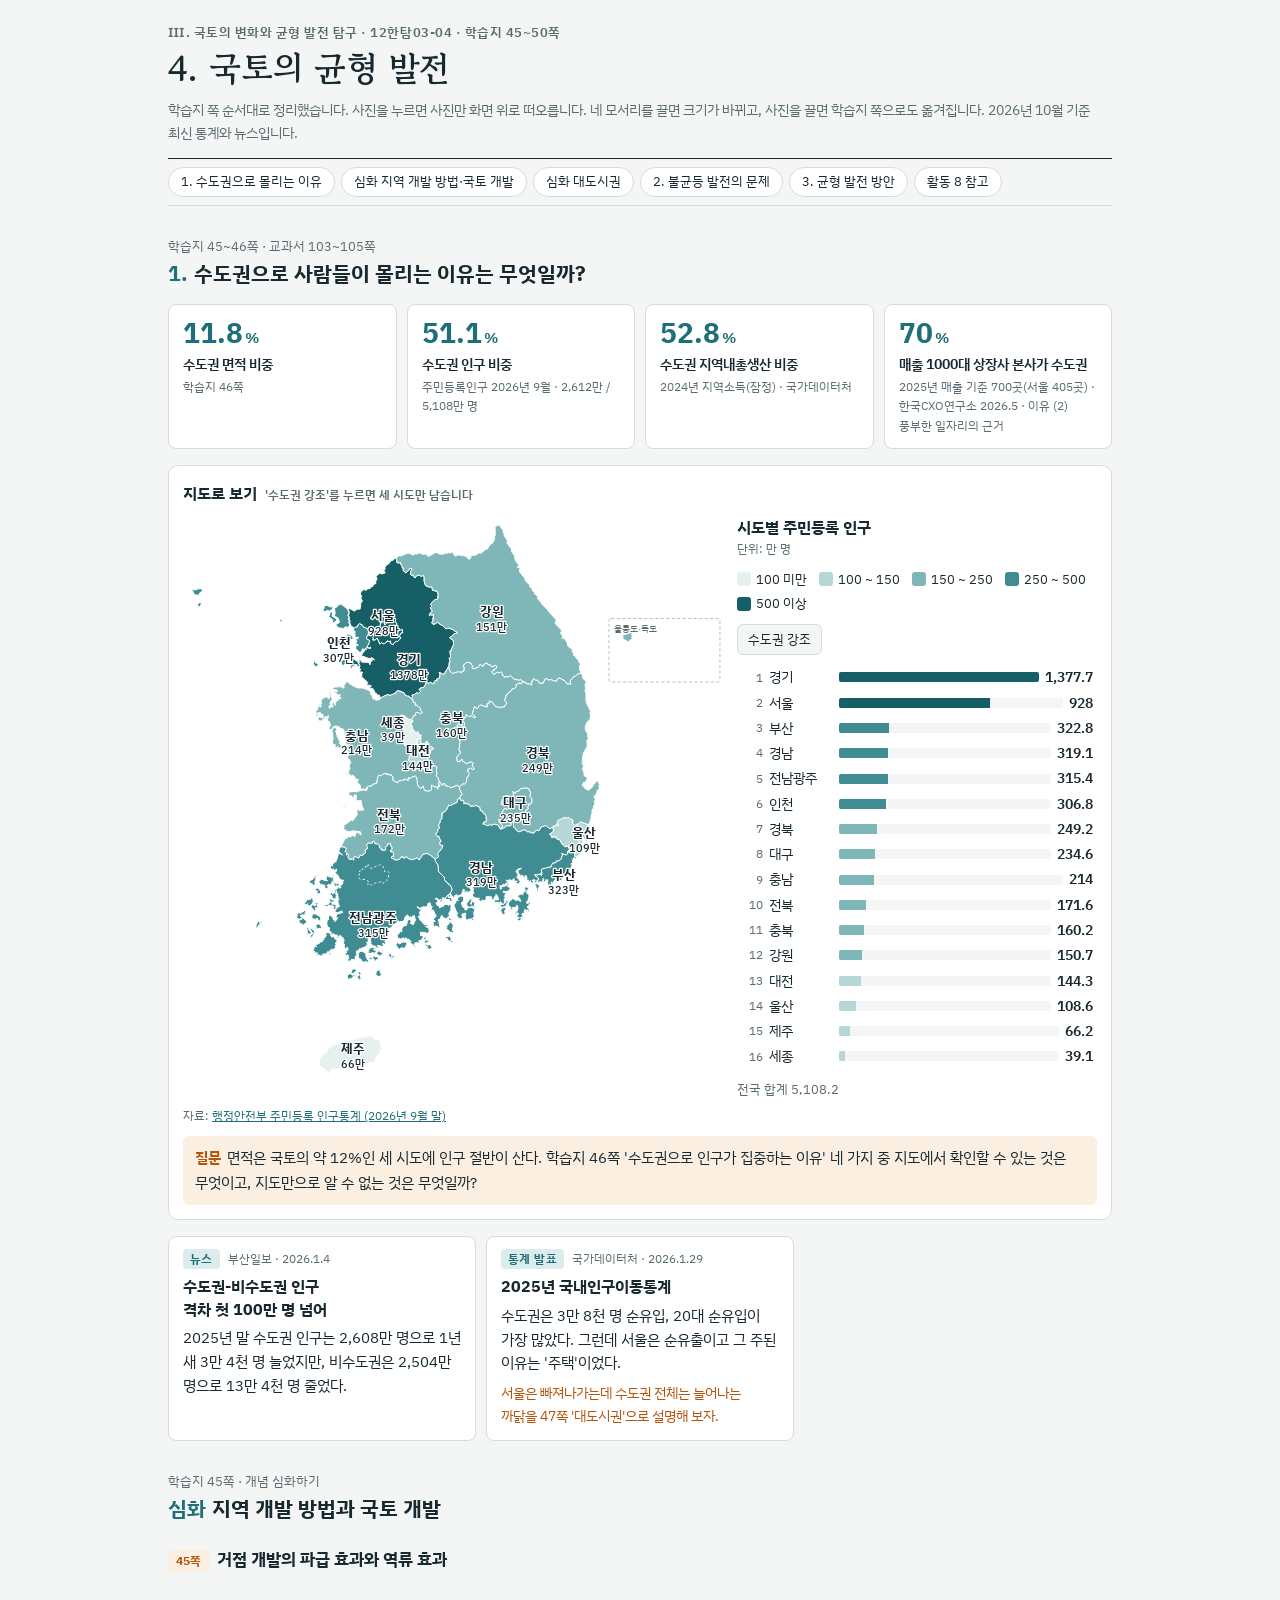
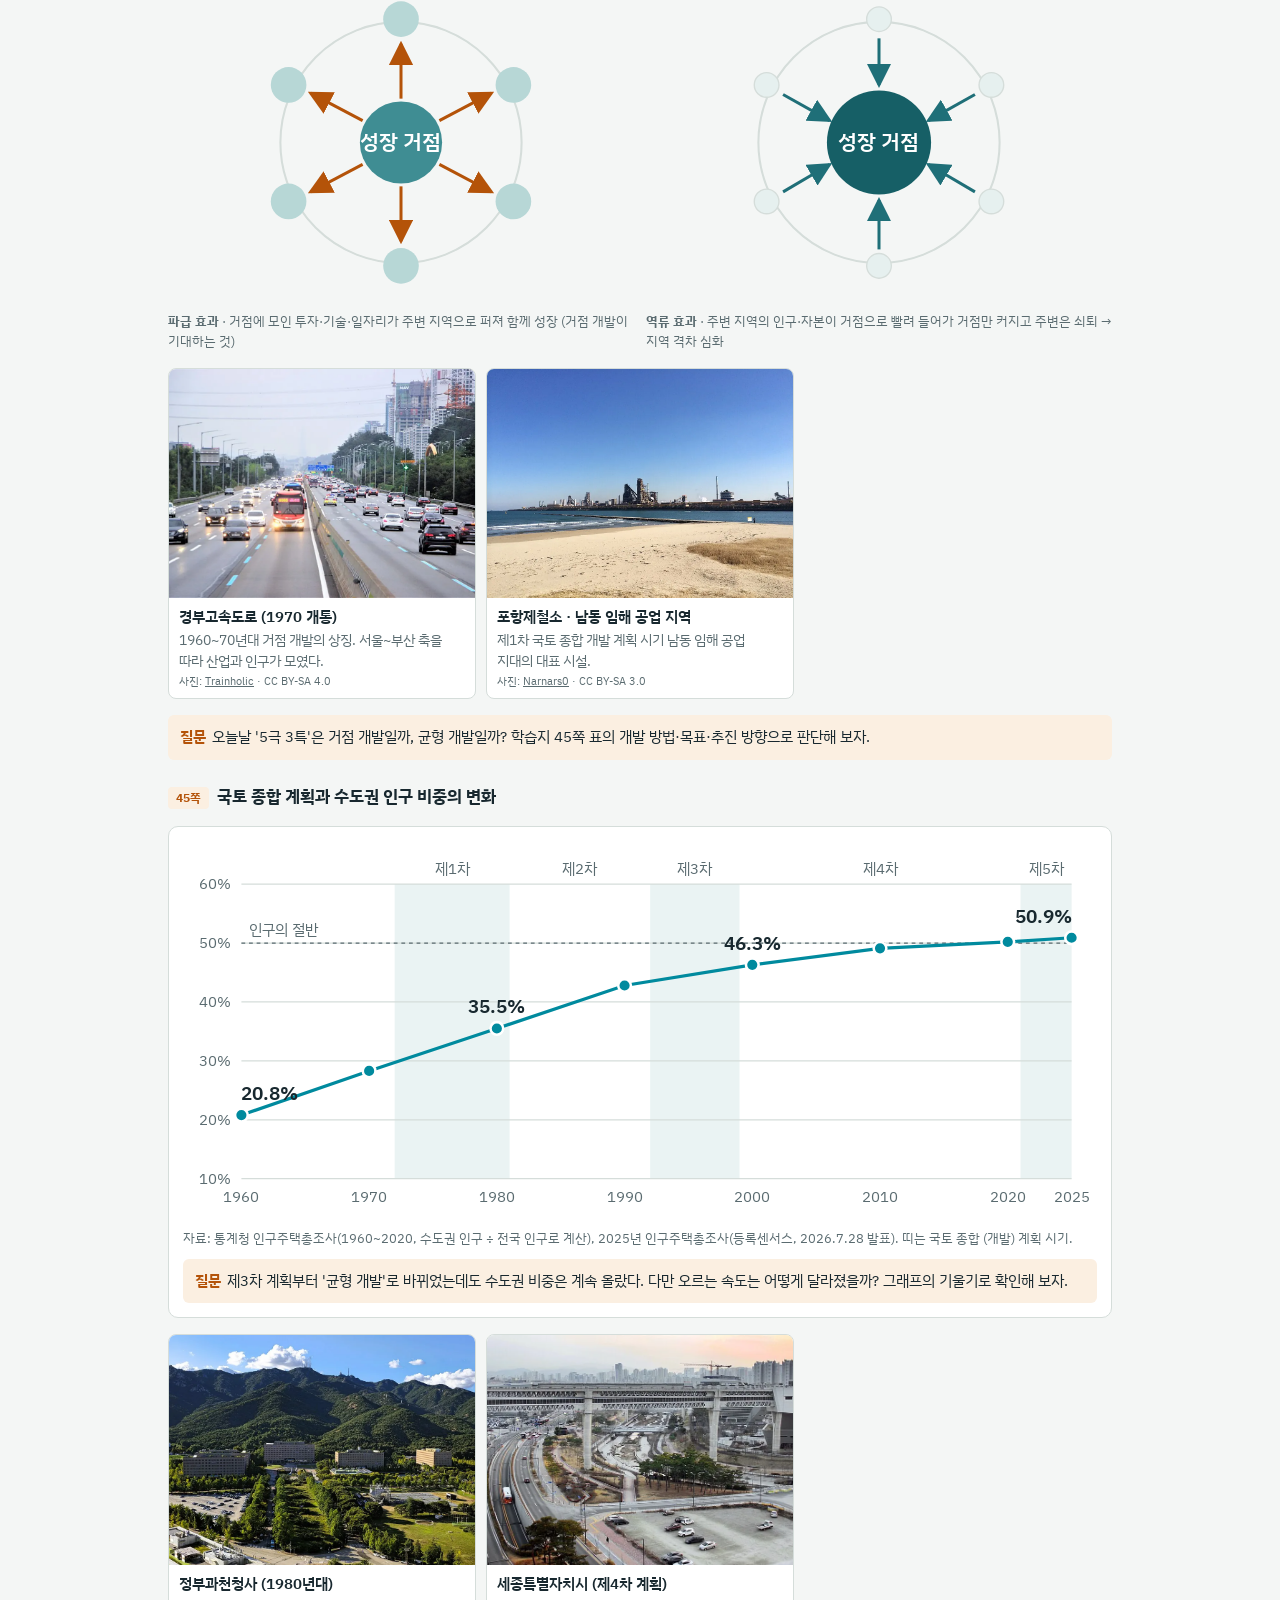
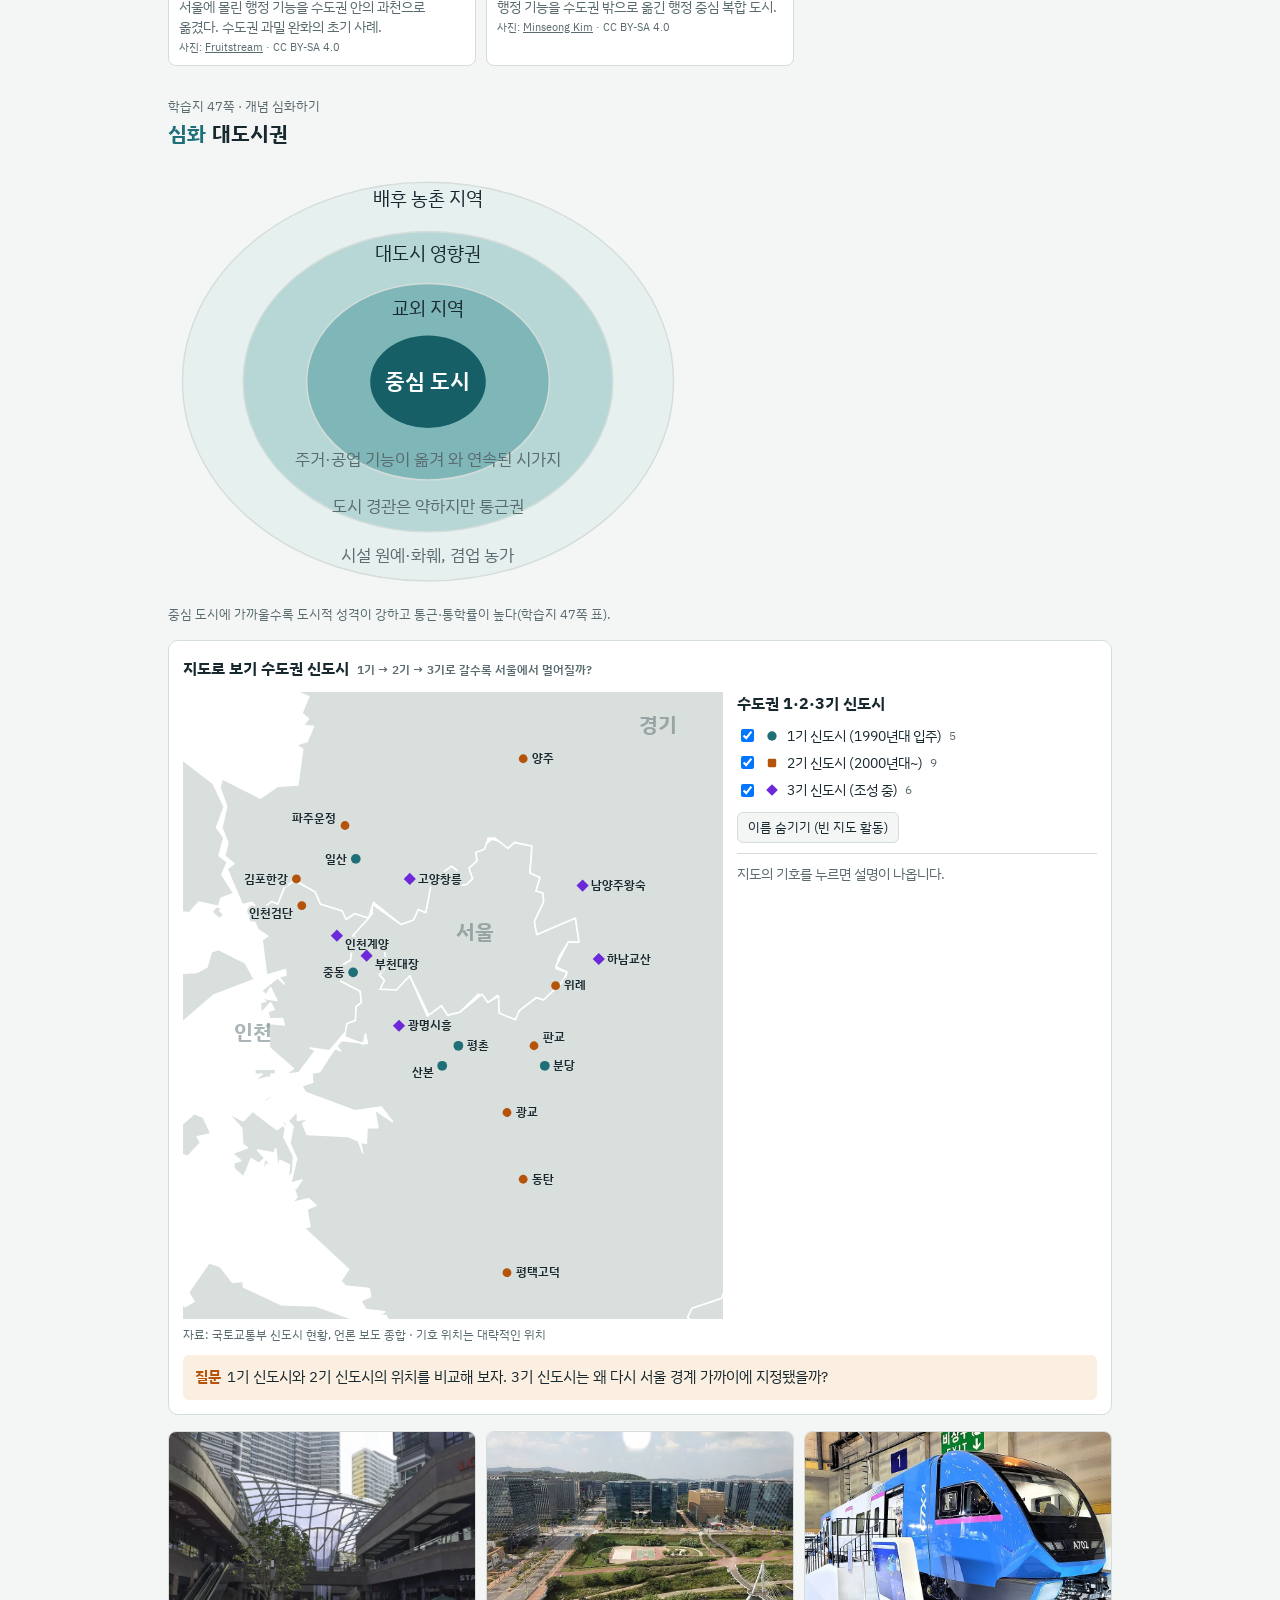
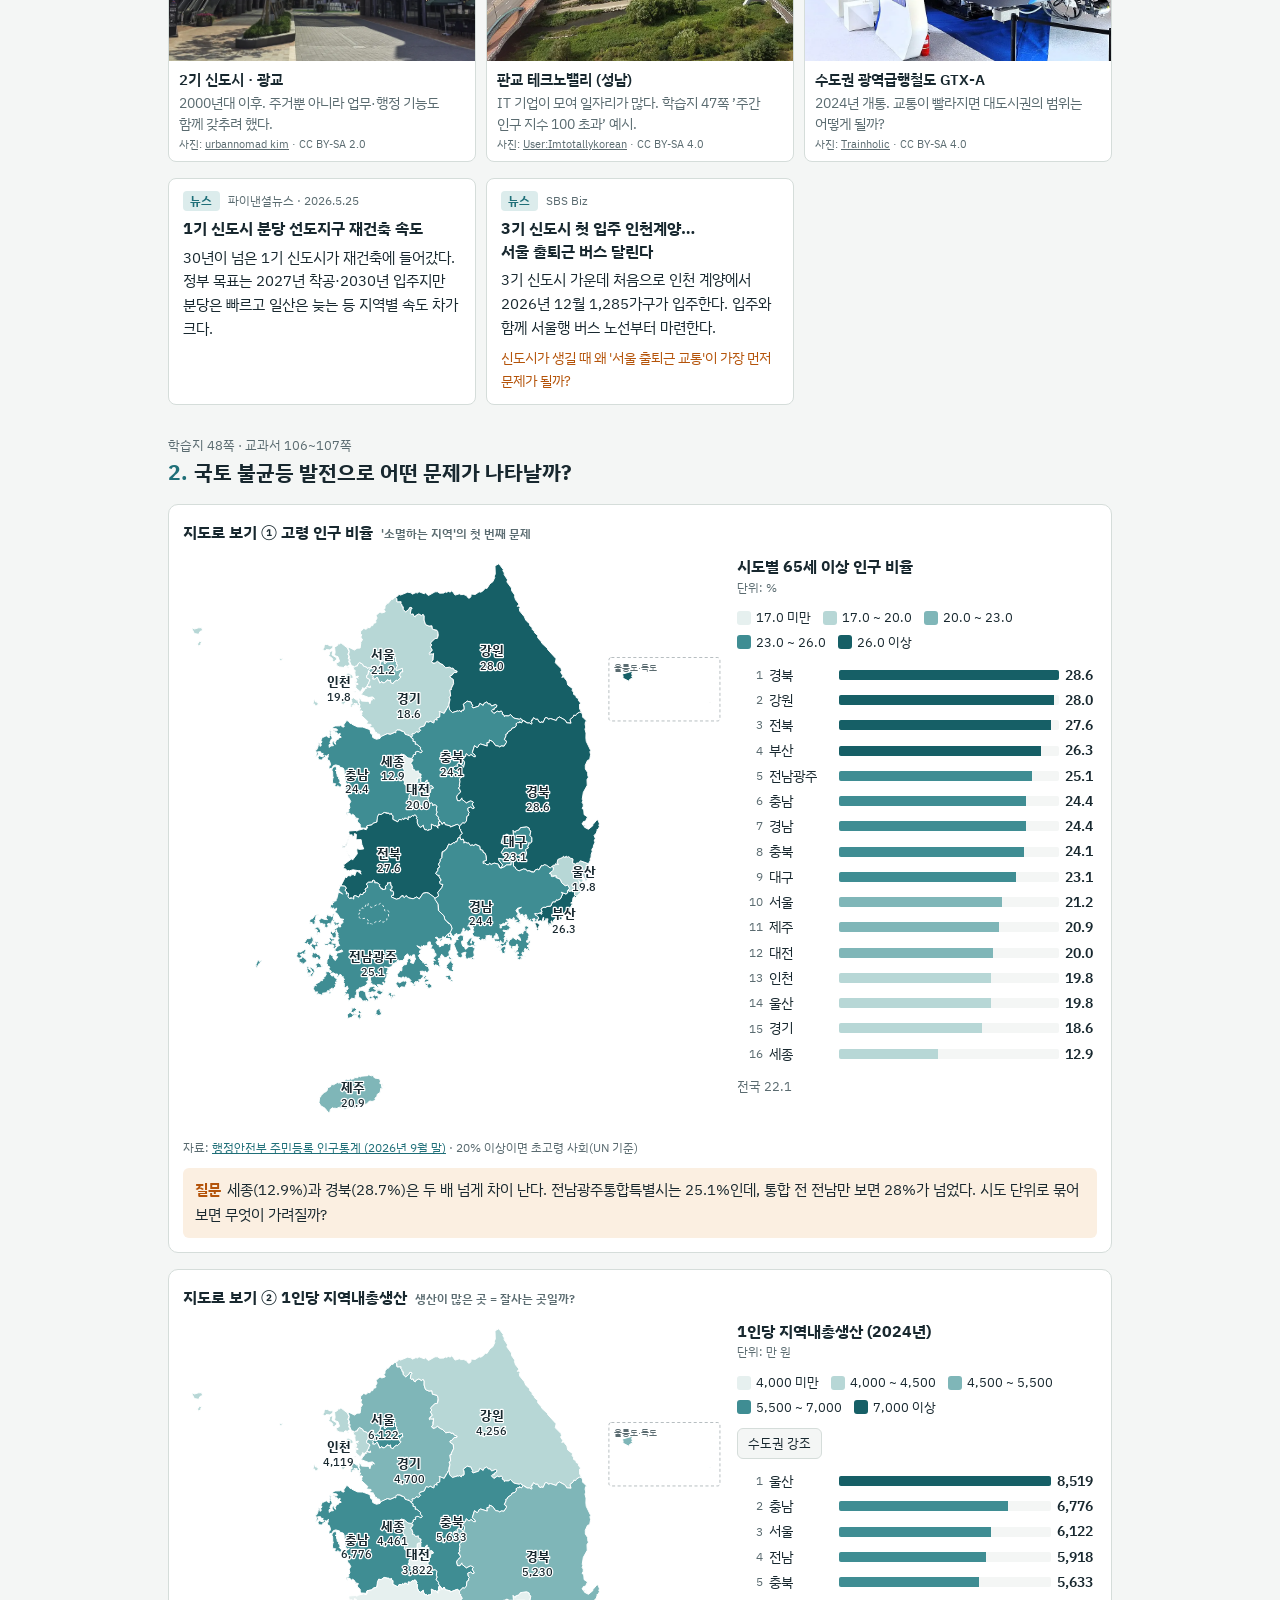
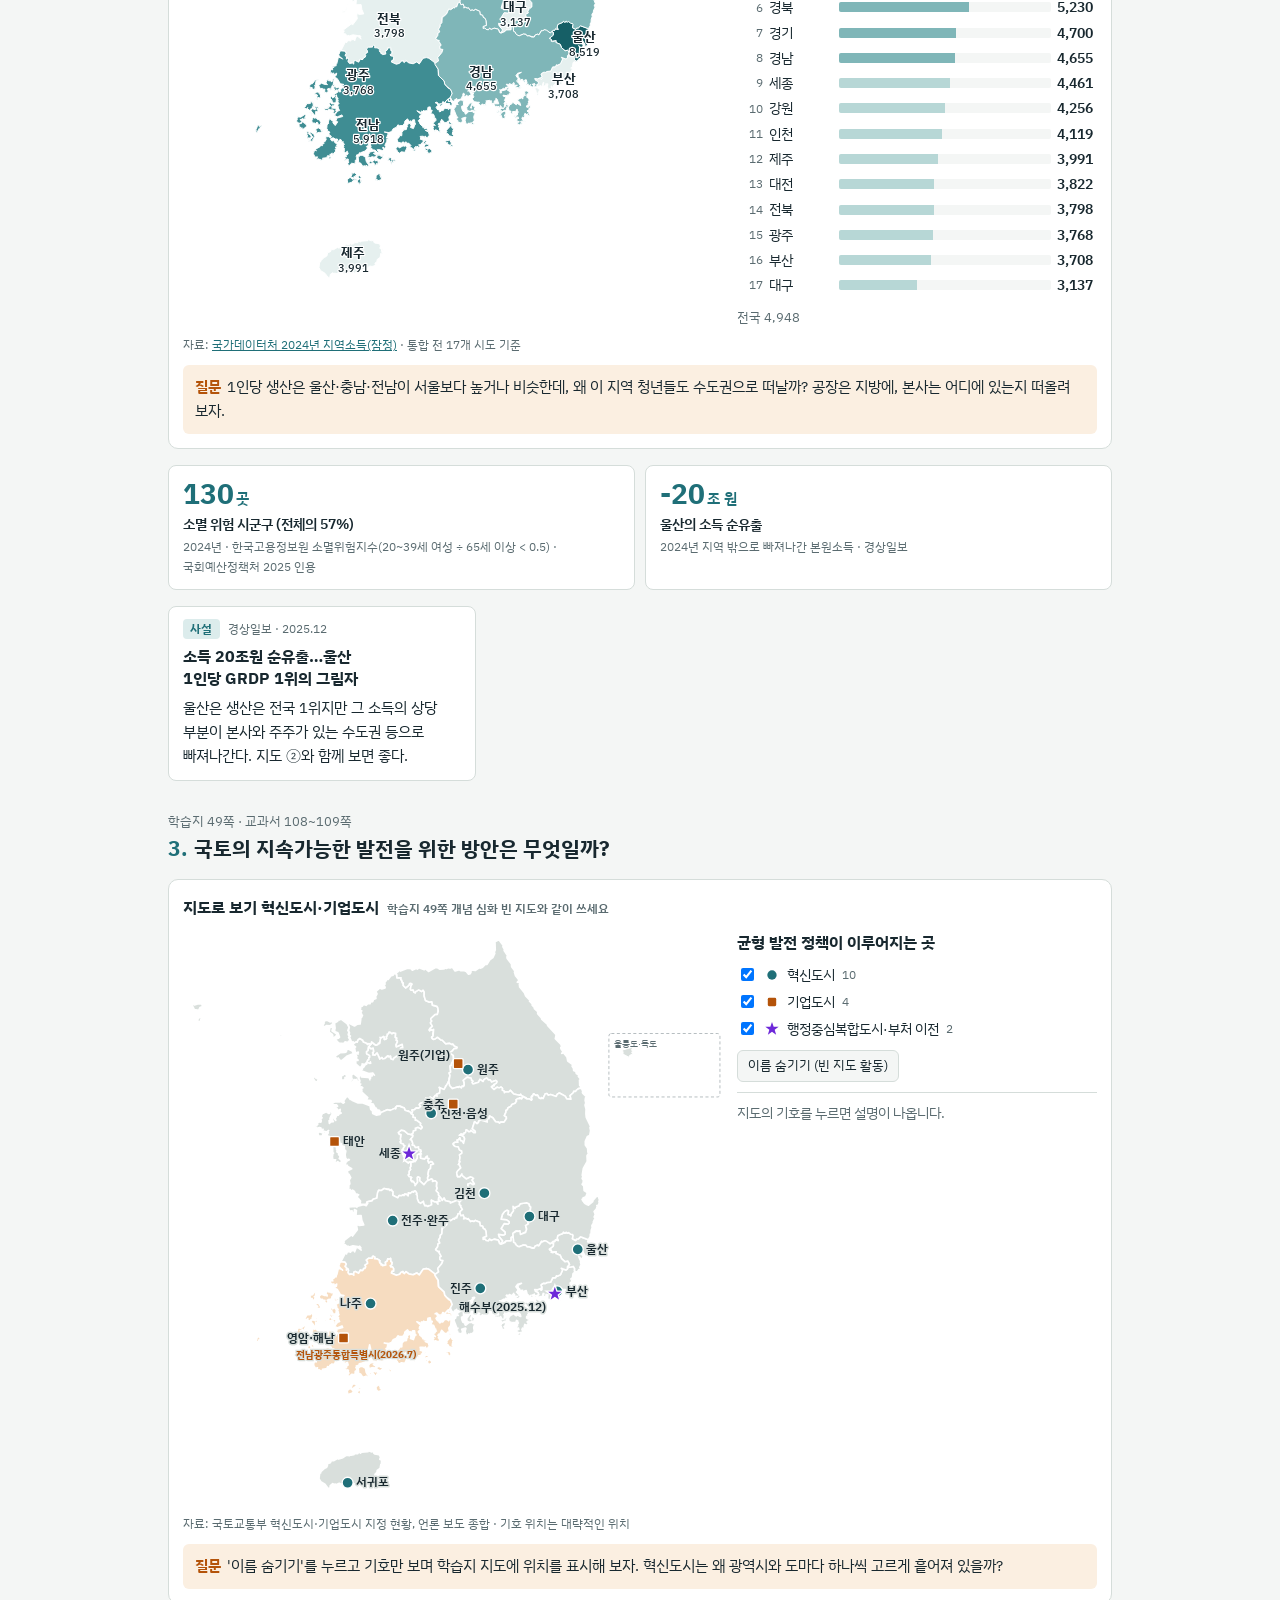
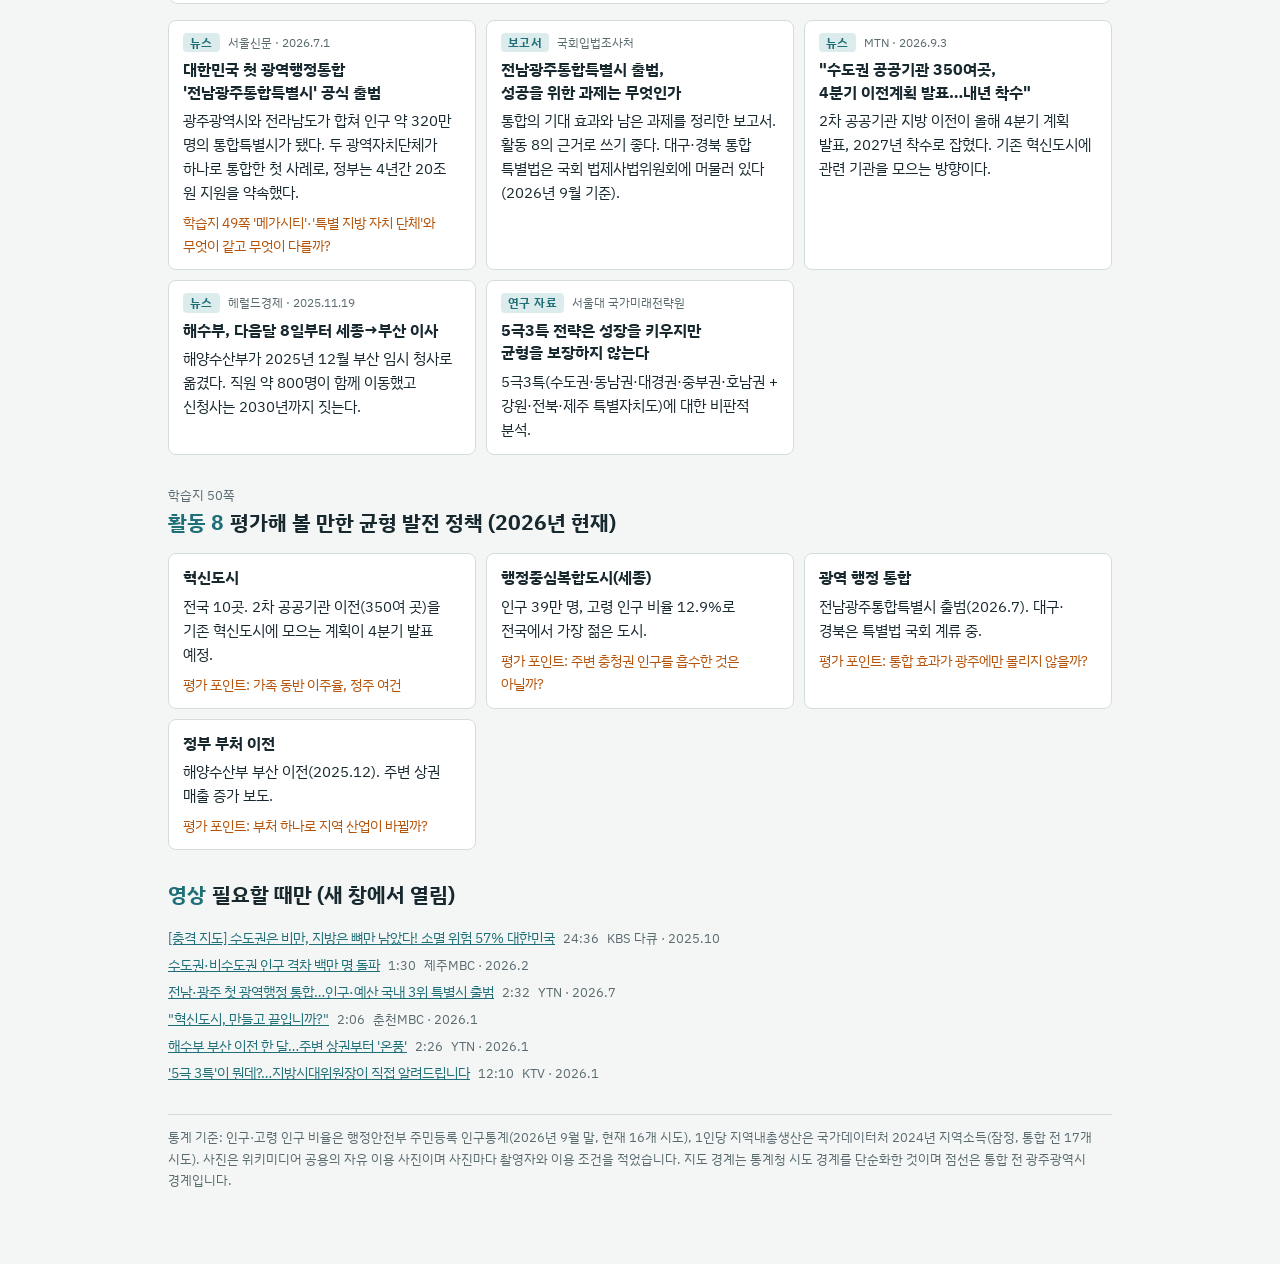
<file: 3-4/resources.html>
<!doctype html>
<html lang="ko">
<head>
<meta charset="utf-8">
<meta name="viewport" content="width=device-width, initial-scale=1">
<title>Ⅲ-4 국토의 균형 발전 수업자료</title>
<link rel="stylesheet" href="../common/resource.css">
</head>
<body>
<div class="wrap">
  <header class="res-head">
    <span class="eyebrow">Ⅲ. 국토의 변화와 균형 발전 탐구 · 12한탐03-04 · 학습지 45~50쪽</span>
    <h1>4. 국토의 균형 발전</h1>
    <p>학습지 쪽 순서대로 정리했습니다. 사진을 누르면 사진만 화면 위로 떠오릅니다. 네 모서리를 끌면 크기가 바뀌고, 사진을 끌면 학습지 쪽으로도 옮겨집니다. 2026년 10월 기준 최신 통계와 뉴스입니다.</p>
  </header>
  <nav class="toc" aria-label="이 자료의 차례">
    <a href="#p1">1. 수도권으로 몰리는 이유</a>
    <a href="#d1">심화 지역 개발 방법·국토 개발</a>
    <a href="#d2">심화 대도시권</a>
    <a href="#p2">2. 불균등 발전의 문제</a>
    <a href="#p3">3. 균형 발전 방안</a>
    <a href="#p4">활동 8 참고</a>
  </nav>

  <!-- 1 -->
  <section class="part" id="p1">
    <header><span class="ref">학습지 45~46쪽 · 교과서 103~105쪽</span><h2><b>1.</b>수도권으로 사람들이 몰리는 이유는 무엇일까?</h2></header>
    <div class="stats">
      <div class="stat"><span class="num">11.8<small>%</small></span><span class="lbl">수도권 면적 비중</span><span class="src">학습지 46쪽</span></div>
      <div class="stat"><span class="num">51.1<small>%</small></span><span class="lbl">수도권 인구 비중</span><span class="src">주민등록인구 2026년 9월 · 2,612만 / 5,108만 명</span></div>
      <div class="stat"><span class="num">52.8<small>%</small></span><span class="lbl">수도권 지역내총생산 비중</span><span class="src">2024년 지역소득(잠정) · 국가데이터처</span></div>
      <div class="stat"><span class="num">70<small>%</small></span><span class="lbl">매출 1000대 상장사 본사가 수도권</span><span class="src">2025년 매출 기준 700곳(서울 405곳) · 한국CXO연구소 2026.5 · 이유 (2) 풍부한 일자리의 근거</span></div>
    </div>
    <div class="block">
      <h3>지도로 보기 <span class="tag">'수도권 강조'를 누르면 세 시도만 남습니다</span></h3>
      <div id="map-pop"></div>
      <p class="ask"><b>질문</b>면적은 국토의 약 12%인 세 시도에 인구 절반이 산다. 학습지 46쪽 '수도권으로 인구가 집중하는 이유' 네 가지 중 지도에서 확인할 수 있는 것은 무엇이고, 지도만으로 알 수 없는 것은 무엇일까?</p>
    </div>
    <div class="items">
      <article class="item">
        <div class="meta"><span class="kind">뉴스</span>부산일보 · 2026.1.4</div>
        <h4><a href="https://www.busan.com/view/busan/view.php?code=2026010417341933605" target="_blank" rel="noopener">수도권-비수도권 인구 격차 첫 100만 명 넘어</a></h4>
        <p>2025년 말 수도권 인구는 2,608만 명으로 1년 새 3만 4천 명 늘었지만, 비수도권은 2,504만 명으로 13만 4천 명 줄었다.</p>
      </article>
      <article class="item">
        <div class="meta"><span class="kind">통계 발표</span>국가데이터처 · 2026.1.29</div>
        <h4><a href="https://www.korea.kr/briefing/policyBriefingView.do?newsId=156741997" target="_blank" rel="noopener">2025년 국내인구이동통계</a></h4>
        <p>수도권은 3만 8천 명 순유입, 20대 순유입이 가장 많았다. 그런데 서울은 순유출이고 그 주된 이유는 '주택'이었다.</p>
        <p class="q">서울은 빠져나가는데 수도권 전체는 늘어나는 까닭을 47쪽 '대도시권'으로 설명해 보자.</p>
      </article>
    </div>
  </section>

  <!-- 심화 1 -->
  <section class="part" id="d1">
    <header><span class="ref">학습지 45쪽 · 개념 심화하기</span><h2><b>심화</b>지역 개발 방법과 국토 개발</h2></header>
    <h3 class="sub-h"><span class="badge">45쪽</span>거점 개발의 파급 효과와 역류 효과</h3>
    <div class="fig-row">
      <figure class="fig dg">
        <svg viewBox="0 0 340 230" role="img" aria-label="파급 효과 모식도: 성장 거점에서 주변으로 퍼짐">
          <defs><marker id="ah" markerWidth="8" markerHeight="8" refX="7" refY="4" orient="auto"><path d="M0,0L8,4L0,8Z" fill="var(--warm)"/></marker></defs>
          <g class="ring"><circle cx="170" cy="112" r="88"/></g>
          <circle cx="170" cy="112" r="30" fill="var(--c3)"/><text class="t-m" x="170" y="117" text-anchor="middle" style="fill:var(--surface)">성장 거점</text>
          <g fill="var(--c1)"><circle cx="170" cy="22" r="13"/><circle cx="252" cy="70" r="13"/><circle cx="252" cy="155" r="13"/><circle cx="170" cy="202" r="13"/><circle cx="88" cy="155" r="13"/><circle cx="88" cy="70" r="13"/></g>
          <path class="arrow" d="M170,80 L170,40"/><path class="arrow" d="M198,96 L236,76"/><path class="arrow" d="M198,128 L236,148"/><path class="arrow" d="M170,144 L170,184"/><path class="arrow" d="M142,128 L104,148"/><path class="arrow" d="M142,96 L104,76"/>
        </svg>
        <figcaption><b>파급 효과</b> · 거점에 모인 투자·기술·일자리가 주변 지역으로 퍼져 함께 성장 (거점 개발이 기대하는 것)</figcaption>
      </figure>
      <figure class="fig dg">
        <svg viewBox="0 0 340 230" role="img" aria-label="역류 효과 모식도: 주변에서 성장 거점으로 빨려 들어감">
          <defs><marker id="ah2" markerWidth="8" markerHeight="8" refX="7" refY="4" orient="auto"><path d="M0,0L8,4L0,8Z" fill="var(--accent)"/></marker></defs>
          <g class="ring"><circle cx="170" cy="112" r="88"/></g>
          <circle cx="170" cy="112" r="38" fill="var(--c4)"/><text class="t-m" x="170" y="117" text-anchor="middle" style="fill:var(--surface)">성장 거점</text>
          <g fill="var(--c0)" stroke="var(--line)"><circle cx="170" cy="22" r="9"/><circle cx="252" cy="70" r="9"/><circle cx="252" cy="155" r="9"/><circle cx="170" cy="202" r="9"/><circle cx="88" cy="155" r="9"/><circle cx="88" cy="70" r="9"/></g>
          <path class="arrow-in" d="M170,36 L170,70"/><path class="arrow-in" d="M240,77 L206,96"/><path class="arrow-in" d="M240,148 L206,128"/><path class="arrow-in" d="M170,190 L170,154"/><path class="arrow-in" d="M100,148 L134,128"/><path class="arrow-in" d="M100,77 L134,96"/>
        </svg>
        <figcaption><b>역류 효과</b> · 주변 지역의 인구·자본이 거점으로 빨려 들어가 거점만 커지고 주변은 쇠퇴 → 지역 격차 심화</figcaption>
      </figure>
    </div>
    <div class="gallery" data-photos='[
      ["gyeongbu","경부고속도로 (1970 개통)","1960~70년대 거점 개발의 상징. 서울~부산 축을 따라 산업과 인구가 모였다."],
      ["posco","포항제철소 · 남동 임해 공업 지역","제1차 국토 종합 개발 계획 시기 남동 임해 공업 지대의 대표 시설."]
    ]'></div>
    <p class="ask"><b>질문</b>오늘날 '5극 3특'은 거점 개발일까, 균형 개발일까? 학습지 45쪽 표의 개발 방법·목표·추진 방향으로 판단해 보자.</p>

    <h3 class="sub-h"><span class="badge">45쪽</span>국토 종합 계획과 수도권 인구 비중의 변화</h3>
    <div class="block">
      <figure class="fig" style="margin:0">
        <div id="chart-cap"></div>
        <figcaption>자료: 통계청 인구주택총조사(1960~2020, 수도권 인구 ÷ 전국 인구로 계산), 2025년 인구주택총조사(등록센서스, 2026.7.28 발표). 띠는 국토 종합 (개발) 계획 시기.</figcaption>
      </figure>
      <p class="ask"><b>질문</b>제3차 계획부터 '균형 개발'로 바뀌었는데도 수도권 비중은 계속 올랐다. 다만 오르는 속도는 어떻게 달라졌을까? 그래프의 기울기로 확인해 보자.</p>
    </div>
    <div class="gallery" data-photos='[
      ["gwacheon","정부과천청사 (1980년대)","서울에 몰린 행정 기능을 수도권 안의 과천으로 옮겼다. 수도권 과밀 완화의 초기 사례."],
      ["sejong","세종특별자치시 (제4차 계획)","행정 기능을 수도권 밖으로 옮긴 행정 중심 복합 도시."]
    ]'></div>
  </section>

  <!-- 심화 2 -->
  <section class="part" id="d2">
    <header><span class="ref">학습지 47쪽 · 개념 심화하기</span><h2><b>심화</b>대도시권</h2></header>
    <div class="fig-row" style="max-width:520px">
      <figure class="fig dg">
        <svg viewBox="0 0 360 300" role="img" aria-label="대도시권 공간 구조 모식도">
          <ellipse cx="180" cy="150" rx="170" ry="138" fill="var(--c0)" stroke="var(--line)"/>
          <ellipse cx="180" cy="150" rx="128" ry="104" fill="var(--c1)" stroke="var(--line)"/>
          <ellipse cx="180" cy="150" rx="84" ry="68" fill="var(--c2)" stroke="var(--line)"/>
          <ellipse cx="180" cy="150" rx="40" ry="32" fill="var(--c4)"/>
          <text class="t-m" x="180" y="155" text-anchor="middle" style="fill:var(--surface)">중심 도시</text>
          <text class="t-s" x="180" y="104" text-anchor="middle">교외 지역</text>
          <text class="t-s" x="180" y="66" text-anchor="middle">대도시 영향권</text>
          <text class="t-s" x="180" y="28" text-anchor="middle">배후 농촌 지역</text>
          <text class="t-mute" x="180" y="208" text-anchor="middle">주거·공업 기능이 옮겨 와 연속된 시가지</text>
          <text class="t-mute" x="180" y="240" text-anchor="middle">도시 경관은 약하지만 통근권</text>
          <text class="t-mute" x="180" y="274" text-anchor="middle">시설 원예·화훼, 겸업 농가</text>
        </svg>
        <figcaption>중심 도시에 가까울수록 도시적 성격이 강하고 통근·통학률이 높다(학습지 47쪽 표).</figcaption>
      </figure>
    </div>
    <div class="block">
      <h3>지도로 보기 수도권 신도시 <span class="tag">1기 → 2기 → 3기로 갈수록 서울에서 멀어질까?</span></h3>
      <div id="map-newtown"></div>
      <p class="ask"><b>질문</b>1기 신도시와 2기 신도시의 위치를 비교해 보자. 3기 신도시는 왜 다시 서울 경계 가까이에 지정됐을까?</p>
    </div>
    <div class="gallery" data-photos='[
      ["bundang","1기 신도시 · 분당","1990년대 초 입주. 서울의 주택 문제를 풀려고 만든 대규모 주거 도시."],
      ["gwanggyo","2기 신도시 · 광교","2000년대 이후. 주거뿐 아니라 업무·행정 기능도 함께 갖추려 했다."],
      ["pangyo","판교 테크노밸리 (성남)","IT 기업이 모여 일자리가 많다. 학습지 47쪽 ’주간 인구 지수 100 초과’ 예시."],
      ["gtx","수도권 광역급행철도 GTX-A","2024년 개통. 교통이 빨라지면 대도시권의 범위는 어떻게 될까?"]
    ]'></div>
    <div class="items">
      <article class="item">
        <div class="meta"><span class="kind">뉴스</span>파이낸셜뉴스 · 2026.5.25</div>
        <h4><a href="https://www.fnnews.com/news/202605251909222454" target="_blank" rel="noopener">1기 신도시 분당 선도지구 재건축 속도</a></h4>
        <p>30년이 넘은 1기 신도시가 재건축에 들어갔다. 정부 목표는 2027년 착공·2030년 입주지만 분당은 빠르고 일산은 늦는 등 지역별 속도 차가 크다.</p>
      </article>
      <article class="item">
        <div class="meta"><span class="kind">뉴스</span>SBS Biz</div>
        <h4><a href="https://biz.sbs.co.kr/amp/article/20000336163" target="_blank" rel="noopener">3기 신도시 첫 입주 인천계양…서울 출퇴근 버스 달린다</a></h4>
        <p>3기 신도시 가운데 처음으로 인천 계양에서 2026년 12월 1,285가구가 입주한다. 입주와 함께 서울행 버스 노선부터 마련한다.</p>
        <p class="q">신도시가 생길 때 왜 '서울 출퇴근 교통'이 가장 먼저 문제가 될까?</p>
      </article>
    </div>
  </section>

  <!-- 2 -->
  <section class="part" id="p2">
    <header><span class="ref">학습지 48쪽 · 교과서 106~107쪽</span><h2><b>2.</b>국토 불균등 발전으로 어떤 문제가 나타날까?</h2></header>
    <div class="block">
      <h3>지도로 보기 ① 고령 인구 비율 <span class="tag">'소멸하는 지역'의 첫 번째 문제</span></h3>
      <div id="map-old"></div>
      <p class="ask"><b>질문</b>세종(12.9%)과 경북(28.7%)은 두 배 넘게 차이 난다. 전남광주통합특별시는 25.1%인데, 통합 전 전남만 보면 28%가 넘었다. 시도 단위로 묶어 보면 무엇이 가려질까?</p>
    </div>
    <div class="block">
      <h3>지도로 보기 ② 1인당 지역내총생산 <span class="tag">생산이 많은 곳 = 잘사는 곳일까?</span></h3>
      <div id="map-grdp"></div>
      <p class="ask"><b>질문</b>1인당 생산은 울산·충남·전남이 서울보다 높거나 비슷한데, 왜 이 지역 청년들도 수도권으로 떠날까? 공장은 지방에, 본사는 어디에 있는지 떠올려 보자.</p>
    </div>
    <div class="stats">
      <div class="stat"><span class="num">130<small>곳</small></span><span class="lbl">소멸 위험 시군구 (전체의 57%)</span><span class="src">2024년 · 한국고용정보원 소멸위험지수(20~39세 여성 ÷ 65세 이상 &lt; 0.5) · 국회예산정책처 2025 인용</span></div>
      <div class="stat"><span class="num">-20<small>조 원</small></span><span class="lbl">울산의 소득 순유출</span><span class="src">2024년 지역 밖으로 빠져나간 본원소득 · 경상일보</span></div>
    </div>
    <div class="items">
      <article class="item">
        <div class="meta"><span class="kind">사설</span>경상일보 · 2025.12</div>
        <h4><a href="https://www.ksilbo.co.kr/news/articleView.html?idxno=1045097" target="_blank" rel="noopener">소득 20조원 순유출…울산 1인당 GRDP 1위의 그림자</a></h4>
        <p>울산은 생산은 전국 1위지만 그 소득의 상당 부분이 본사와 주주가 있는 수도권 등으로 빠져나간다. 지도 ②와 함께 보면 좋다.</p>
      </article>
    </div>
  </section>

  <!-- 3 -->
  <section class="part" id="p3">
    <header><span class="ref">학습지 49쪽 · 교과서 108~109쪽</span><h2><b>3.</b>국토의 지속가능한 발전을 위한 방안은 무엇일까?</h2></header>
    <div class="block">
      <h3>지도로 보기 혁신도시·기업도시 <span class="tag">학습지 49쪽 개념 심화 빈 지도와 같이 쓰세요</span></h3>
      <div id="map-policy"></div>
      <p class="ask"><b>질문</b>'이름 숨기기'를 누르고 기호만 보며 학습지 지도에 위치를 표시해 보자. 혁신도시는 왜 광역시와 도마다 하나씩 고르게 흩어져 있을까?</p>
    </div>
    <div class="items">
      <article class="item">
        <div class="meta"><span class="kind">뉴스</span>서울신문 · 2026.7.1</div>
        <h4><a href="https://www.seoul.co.kr/news/society/2026/07/01/20260701500018" target="_blank" rel="noopener">대한민국 첫 광역행정통합 '전남광주통합특별시' 공식 출범</a></h4>
        <p>광주광역시와 전라남도가 합쳐 인구 약 320만 명의 통합특별시가 됐다. 두 광역자치단체가 하나로 통합한 첫 사례로, 정부는 4년간 20조 원 지원을 약속했다.</p>
        <p class="q">학습지 49쪽 '메가시티'·'특별 지방 자치 단체'와 무엇이 같고 무엇이 다를까?</p>
      </article>
      <article class="item">
        <div class="meta"><span class="kind">보고서</span>국회입법조사처</div>
        <h4><a href="https://www.nars.go.kr/report/view.do?cmsCode=CM0018&amp;brdSeq=49376" target="_blank" rel="noopener">전남광주통합특별시 출범, 성공을 위한 과제는 무엇인가</a></h4>
        <p>통합의 기대 효과와 남은 과제를 정리한 보고서. 활동 8의 근거로 쓰기 좋다. 대구·경북 통합 특별법은 국회 법제사법위원회에 머물러 있다(2026년 9월 기준).</p>
      </article>
      <article class="item">
        <div class="meta"><span class="kind">뉴스</span>MTN · 2026.9.3</div>
        <h4><a href="https://news.mtn.co.kr/news-detail/2026090311111636881" target="_blank" rel="noopener">"수도권 공공기관 350여곳, 4분기 이전계획 발표…내년 착수"</a></h4>
        <p>2차 공공기관 지방 이전이 올해 4분기 계획 발표, 2027년 착수로 잡혔다. 기존 혁신도시에 관련 기관을 모으는 방향이다.</p>
      </article>
      <article class="item">
        <div class="meta"><span class="kind">뉴스</span>헤럴드경제 · 2025.11.19</div>
        <h4><a href="https://www.heraldk.com/article/2025111900401044060" target="_blank" rel="noopener">해수부, 다음달 8일부터 세종→부산 이사</a></h4>
        <p>해양수산부가 2025년 12월 부산 임시 청사로 옮겼다. 직원 약 800명이 함께 이동했고 신청사는 2030년까지 짓는다.</p>
      </article>
      <article class="item">
        <div class="meta"><span class="kind">연구 자료</span>서울대 국가미래전략원</div>
        <h4><a href="https://ifs.snu.ac.kr/clusterfile/524/59_%EA%B5%AD%EA%B0%80%EB%AF%B8%EB%9E%98%EC%A0%84%EB%9E%B5%EC%9B%90_%EC%A7%80%EC%97%AD%20%EA%B3%B5%EC%A7%84%ED%99%94%EB%A5%BC%20%EC%9C%84%ED%95%9C%20%EA%B3%B5%EA%B0%84%20%EC%A0%84%EB%9E%B5_5%EA%B7%B93%ED%8A%B9%20%EC%A0%84%EB%9E%B5%EC%9D%80%20%EC%84%B1%EC%9E%A5%EC%9D%84%20%ED%82%A4%EC%9A%B0%EC%A7%80%EB%A7%8C%20%EA%B7%A0%ED%98%95%EC%9D%84%20%EB%B3%B4%EC%9E%A5%ED%95%98%EC%A7%80%20%EC%95%8A%EB%8A%94%EB%8B%A4.pdf" target="_blank" rel="noopener">5극3특 전략은 성장을 키우지만 균형을 보장하지 않는다</a></h4>
        <p>5극3특(수도권·동남권·대경권·중부권·호남권 + 강원·전북·제주 특별자치도)에 대한 비판적 분석.</p>
      </article>
    </div>
  </section>

  <!-- 활동 8 -->
  <section class="part" id="p4">
    <header><span class="ref">학습지 50쪽</span><h2><b>활동 8</b>평가해 볼 만한 균형 발전 정책 (2026년 현재)</h2></header>
    <div class="items">
      <div class="item"><h4>혁신도시</h4><p>전국 10곳. 2차 공공기관 이전(350여 곳)을 기존 혁신도시에 모으는 계획이 4분기 발표 예정.</p><p class="q">평가 포인트: 가족 동반 이주율, 정주 여건</p></div>
      <div class="item"><h4>행정중심복합도시(세종)</h4><p>인구 39만 명, 고령 인구 비율 12.9%로 전국에서 가장 젊은 도시.</p><p class="q">평가 포인트: 주변 충청권 인구를 흡수한 것은 아닐까?</p></div>
      <div class="item"><h4>광역 행정 통합</h4><p>전남광주통합특별시 출범(2026.7). 대구·경북은 특별법 국회 계류 중.</p><p class="q">평가 포인트: 통합 효과가 광주에만 몰리지 않을까?</p></div>
      <div class="item"><h4>정부 부처 이전</h4><p>해양수산부 부산 이전(2025.12). 주변 상권 매출 증가 보도.</p><p class="q">평가 포인트: 부처 하나로 지역 산업이 바뀔까?</p></div>
    </div>
  </section>

  <section class="part">
    <header><h2><b>영상</b>필요할 때만 (새 창에서 열림)</h2></header>
    <ul class="vlist">
      <li><a href="https://www.youtube.com/watch?v=xWFfHU-9jxo" target="_blank" rel="noopener">[충격 지도] 수도권은 비만, 지방은 뼈만 남았다! 소멸 위험 57% 대한민국</a><span class="len">24:36</span><span class="src">KBS 다큐 · 2025.10</span></li>
      <li><a href="https://www.youtube.com/watch?v=lpl19oms7Rs" target="_blank" rel="noopener">수도권·비수도권 인구 격차 백만 명 돌파</a><span class="len">1:30</span><span class="src">제주MBC · 2026.2</span></li>
      <li><a href="https://www.youtube.com/watch?v=dVRl8sYghJ8" target="_blank" rel="noopener">전남·광주 첫 광역행정 통합…인구·예산 국내 3위 특별시 출범</a><span class="len">2:32</span><span class="src">YTN · 2026.7</span></li>
      <li><a href="https://www.youtube.com/watch?v=X0sEpkO7OEU" target="_blank" rel="noopener">"혁신도시, 만들고 끝입니까?"</a><span class="len">2:06</span><span class="src">춘천MBC · 2026.1</span></li>
      <li><a href="https://www.youtube.com/watch?v=sv7cnSZWfuw" target="_blank" rel="noopener">해수부 부산 이전 한 달…주변 상권부터 '온풍'</a><span class="len">2:26</span><span class="src">YTN · 2026.1</span></li>
      <li><a href="https://www.youtube.com/watch?v=c4Q7bBeoVqg" target="_blank" rel="noopener">'5극 3특'이 뭔데?…지방시대위원장이 직접 알려드립니다</a><span class="len">12:10</span><span class="src">KTV · 2026.1</span></li>
    </ul>
  </section>

  <p class="foot-note">통계 기준: 인구·고령 인구 비율은 행정안전부 주민등록 인구통계(2026년 9월 말, 현재 16개 시도), 1인당 지역내총생산은 국가데이터처 2024년 지역소득(잠정, 통합 전 17개 시도). 사진은 위키미디어 공용의 자유 이용 사진이며 사진마다 촬영자와 이용 조건을 적었습니다. 지도 경계는 통계청 시도 경계를 단순화한 것이며 점선은 통합 전 광주광역시 경계입니다.</p>
</div>

<script src="photos/photos.js"></script>
<script src="../common/korea-sido.js"></script>
<script src="../common/kmap.js"></script>
<script src="../common/resource.js"></script>
<script src="maps.js"></script>
</body>
</html>
</file>
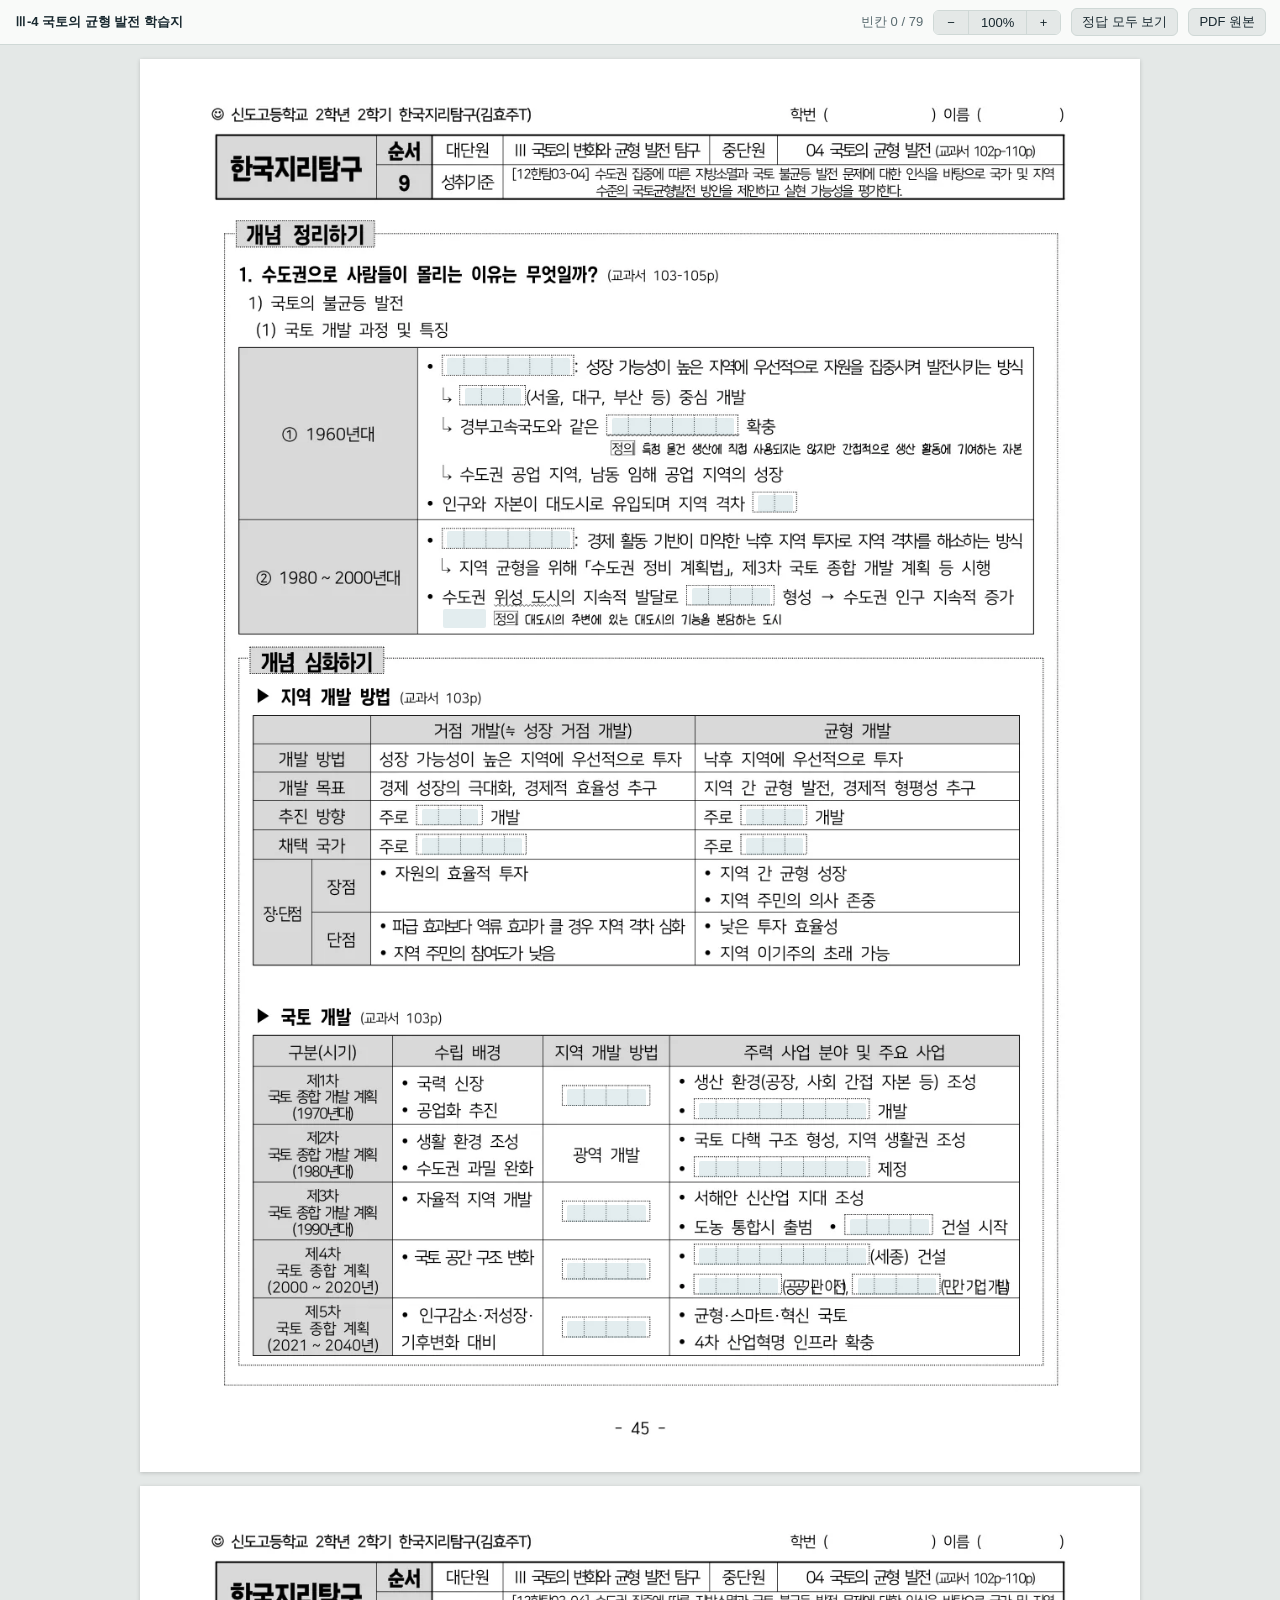
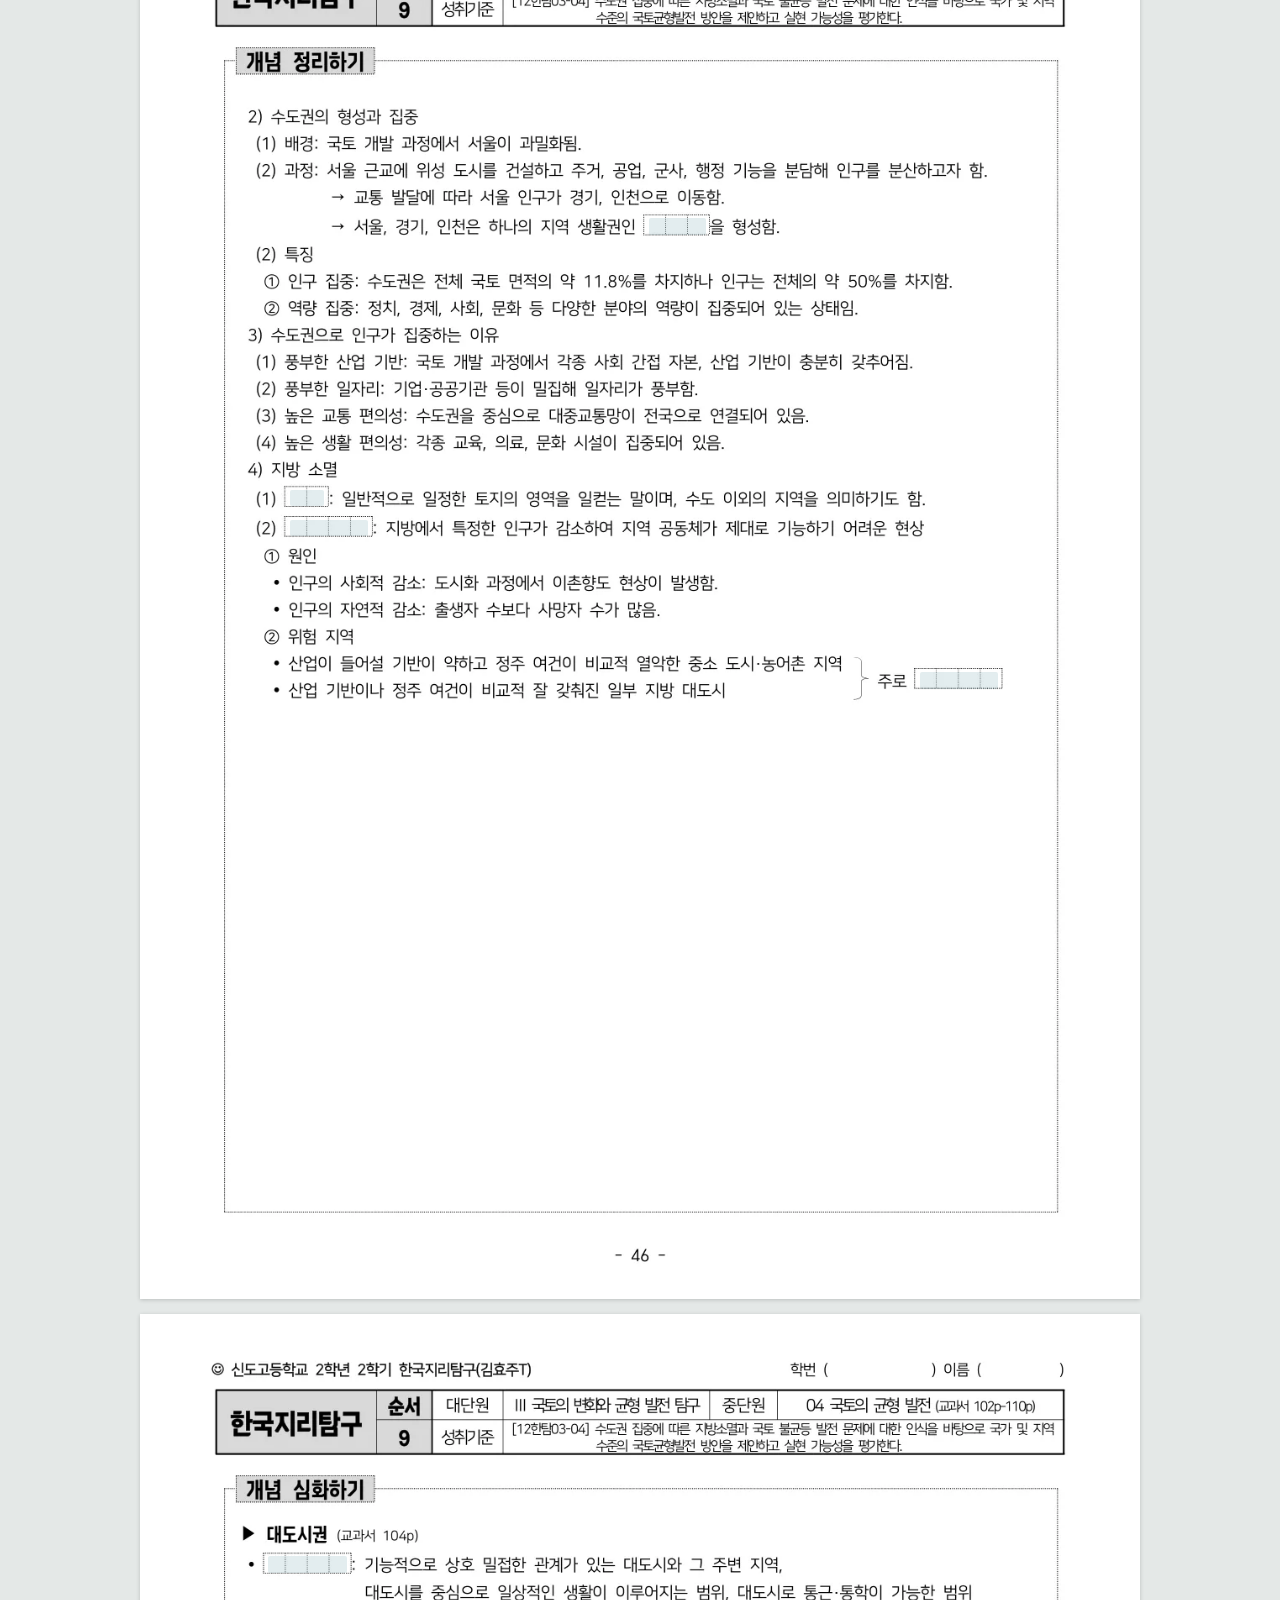
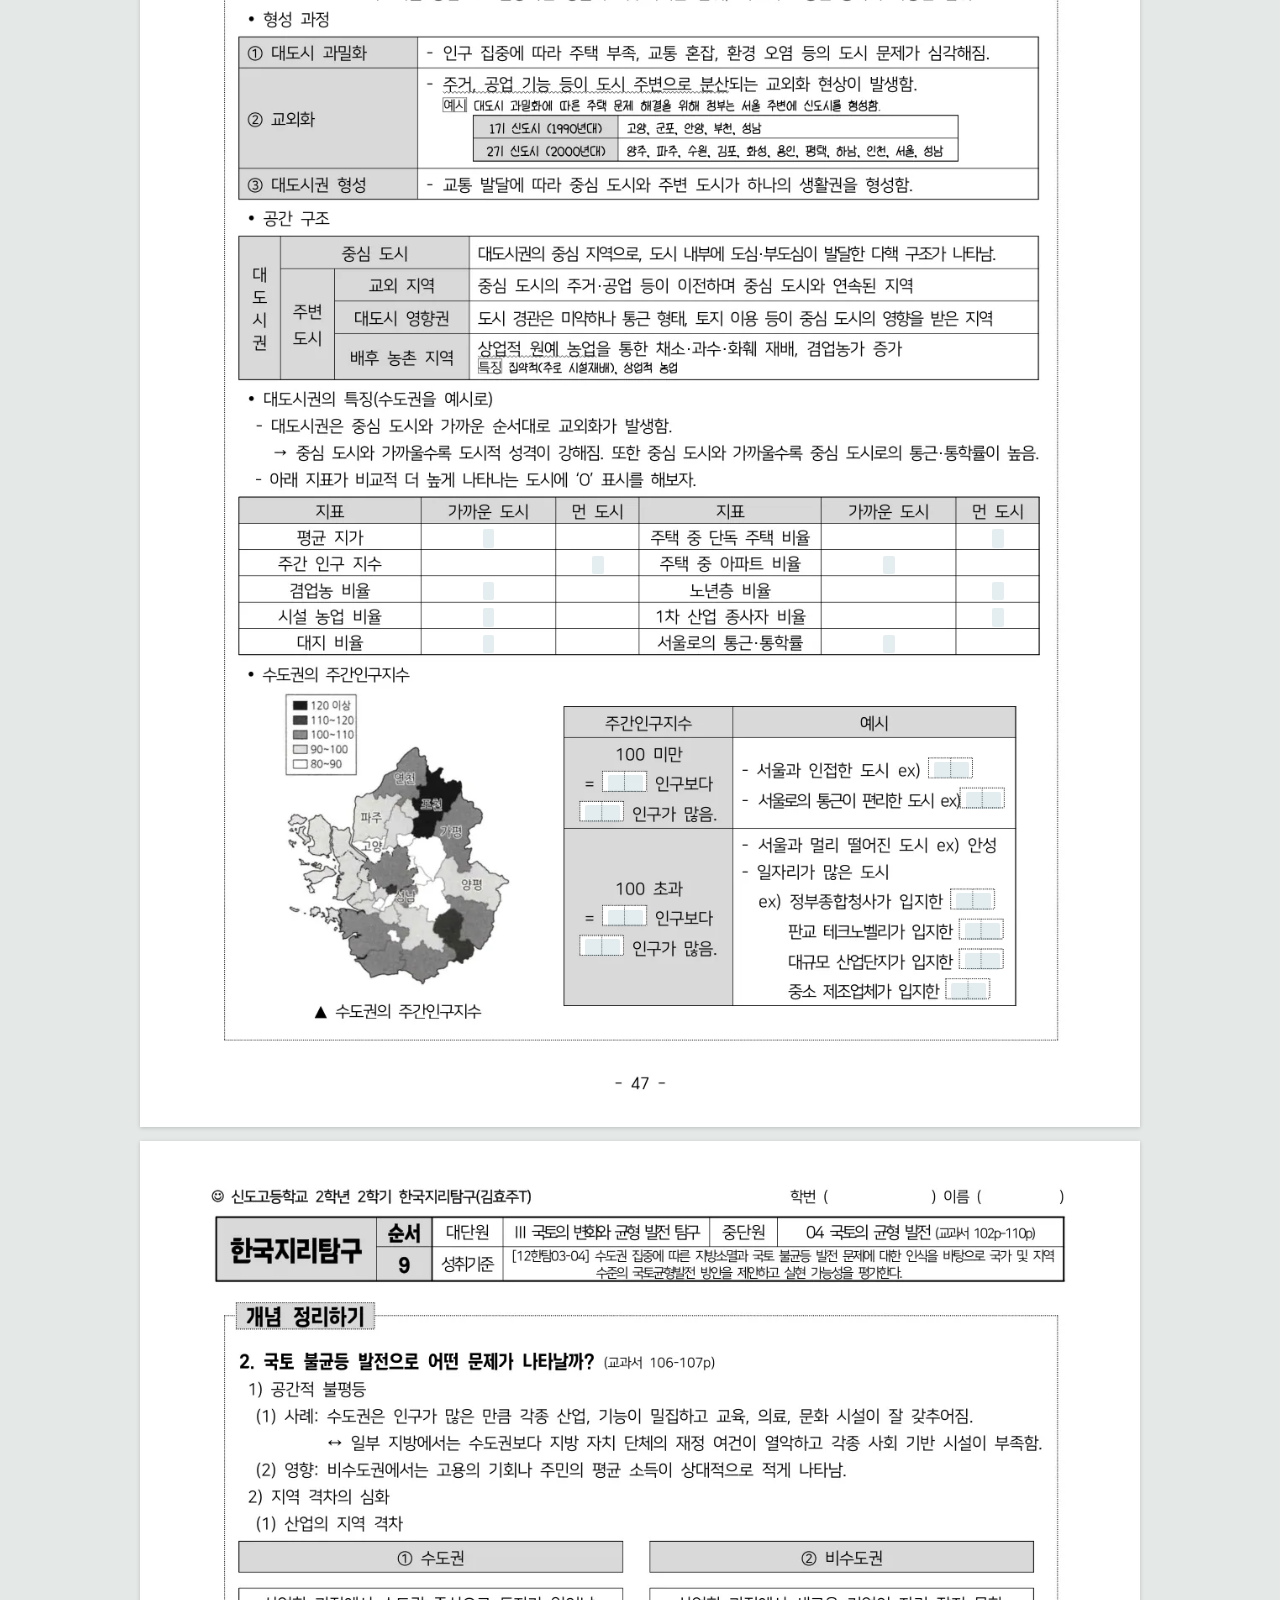
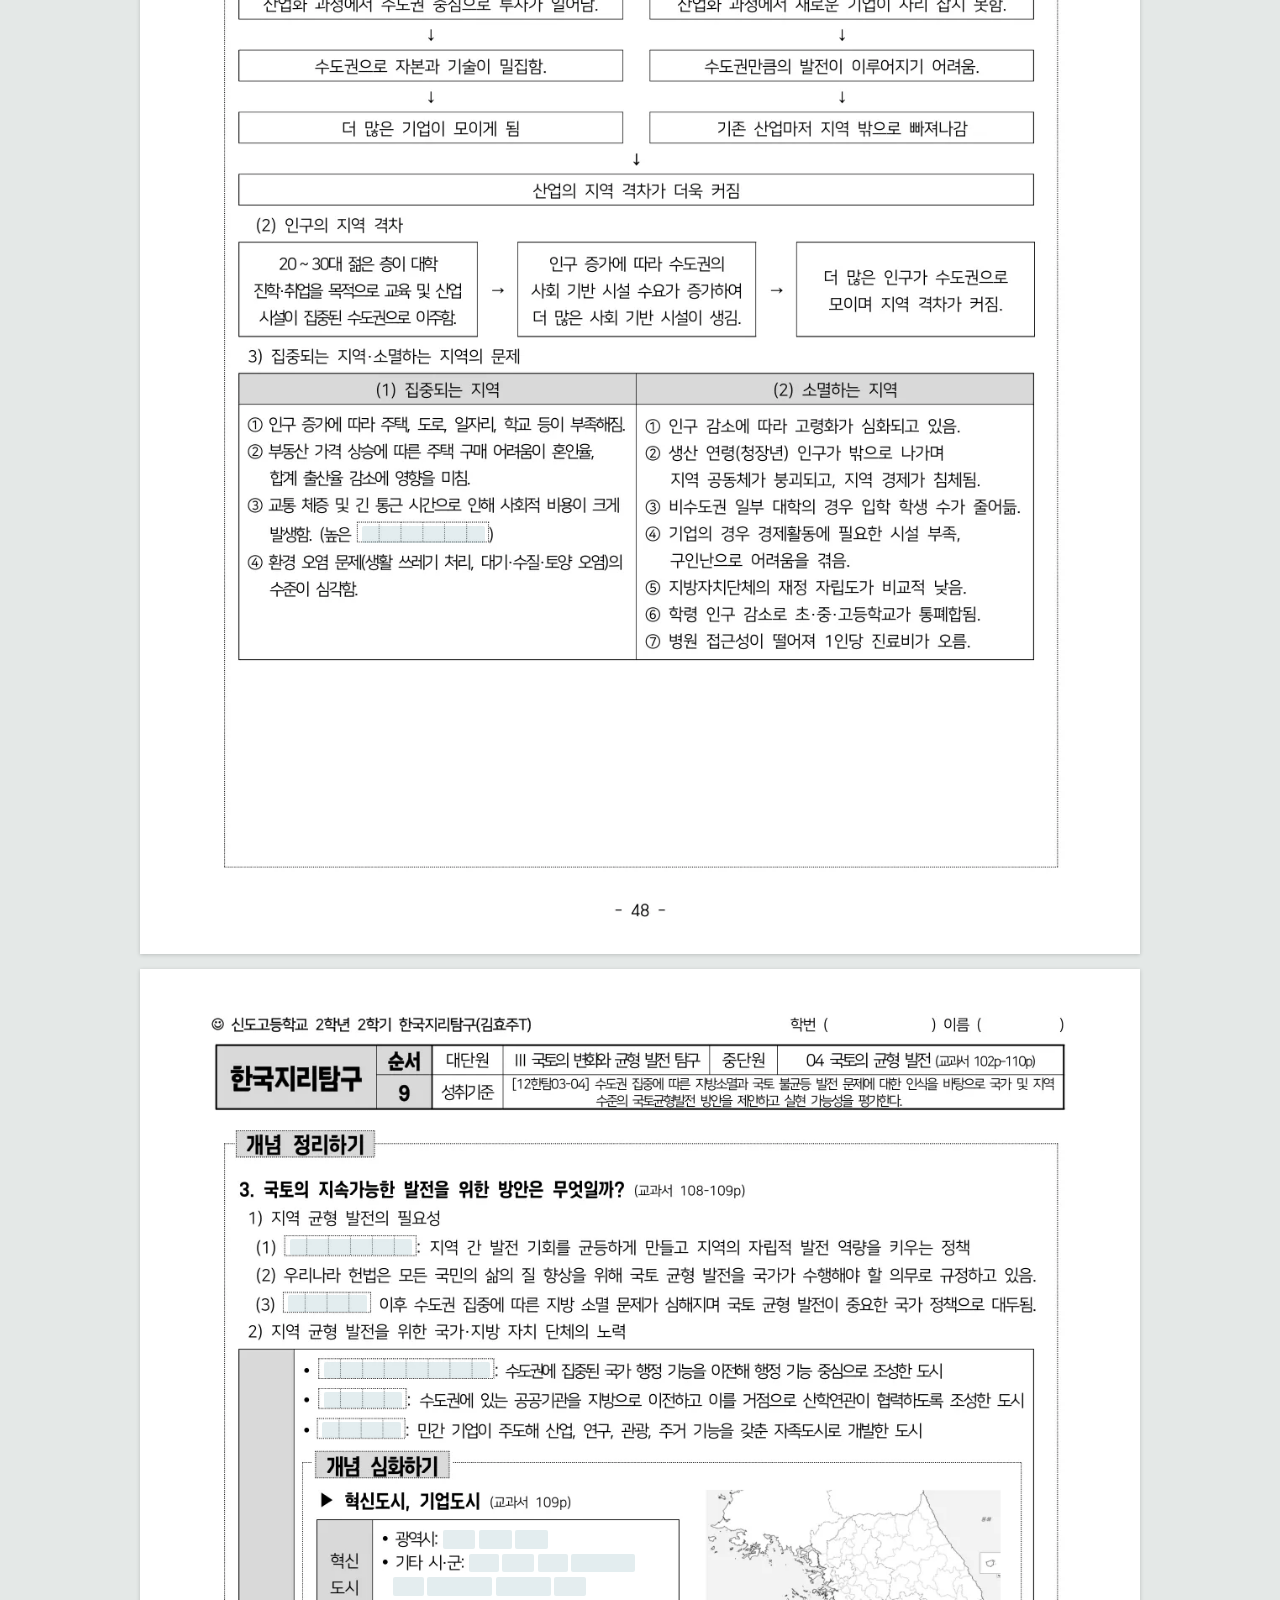
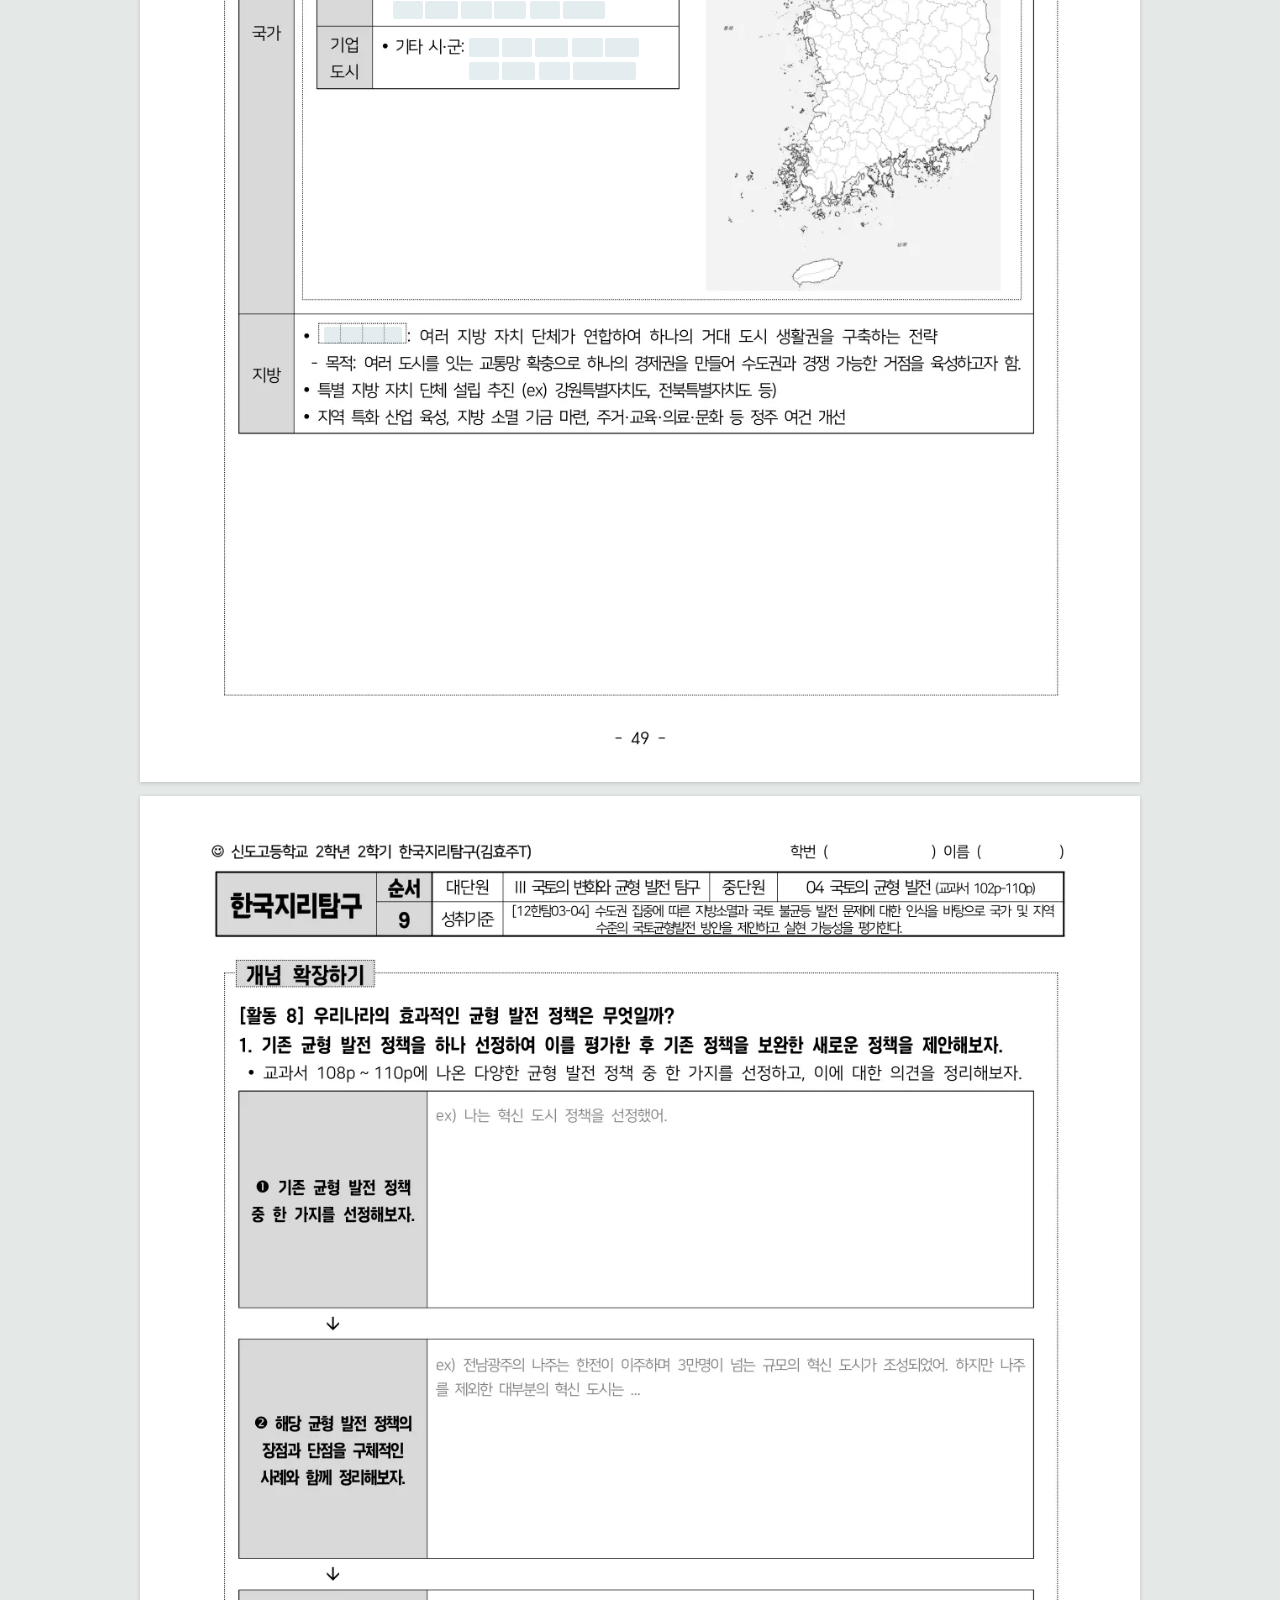
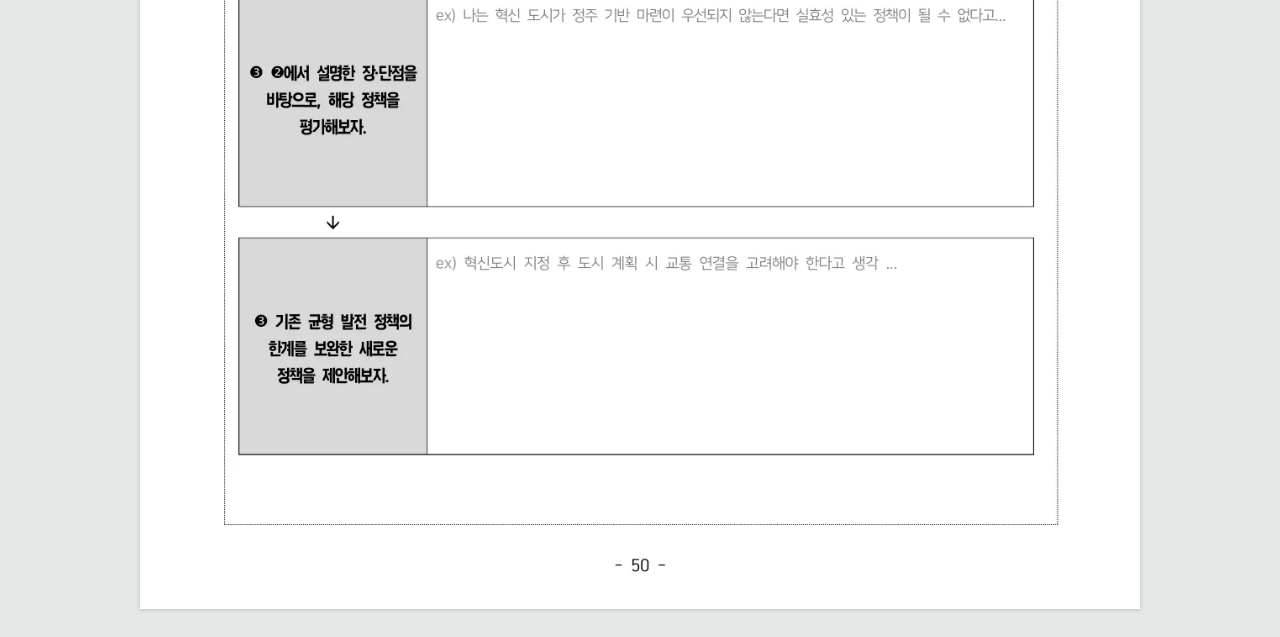
<file: 3-4/worksheet.html>
<!doctype html>
<html lang="ko">
<head>
<meta charset="utf-8">
<meta name="viewport" content="width=device-width, initial-scale=1">
<title>Ⅲ-4 국토의 균형 발전 학습지</title>
<link rel="stylesheet" href="../common/sheet.css">
</head>
<body>
<div class="sheet-bar">
  <span class="sheet-title">Ⅲ-4 국토의 균형 발전 학습지</span>
  <span class="sheet-count" id="count"></span>
  <span class="zoom" role="group" aria-label="학습지 확대·축소"><button id="zoom-out" type="button" title="축소 (Ctrl + 휠)">−</button><button id="zoom-val" type="button" title="폭에 맞추기">100%</button><button id="zoom-in" type="button" title="확대 (Ctrl + 휠)">+</button></span>
  <button id="toggle-all" type="button">정답 모두 보기</button>
  <a href="worksheet.pdf" target="_blank" rel="noopener">PDF 원본</a>
</div>
<main id="pages"></main>
<script>window.SHEET = [{"img": "page-1.webp", "ratio": 1.4134, "answers": [{"t": "거점개발방식", "x": 30.72, "y": 21.16, "w": 12.25, "h": 1.18, "s": 1.513}, {"t": "대도시", "x": 32.47, "y": 23.28, "w": 5.68, "h": 1.18, "s": 1.513}, {"t": "사회간접자본", "x": 47.15, "y": 25.4, "w": 12.25, "h": 1.18, "s": 1.513}, {"t": "증가", "x": 61.77, "y": 30.85, "w": 3.5, "h": 1.18, "s": 1.513}, {"t": "균형개발방식", "x": 30.72, "y": 33.42, "w": 12.25, "h": 1.18, "s": 1.513}, {"t": "대도시권", "x": 55.16, "y": 37.44, "w": 7.88, "h": 1.18, "s": 1.513}, {"t": "수도권", "x": 30.25, "y": 38.93, "w": 4.32, "h": 1.31, "s": 1.674}, {"t": "하향식", "x": 28.15, "y": 53.03, "w": 5.68, "h": 1.18, "s": 1.513}, {"t": "상향식", "x": 60.61, "y": 53.03, "w": 5.68, "h": 1.18, "s": 1.513}, {"t": "개발도상국", "x": 28.15, "y": 55.11, "w": 10.05, "h": 1.18, "s": 1.513}, {"t": "선진국", "x": 60.61, "y": 55.11, "w": 5.68, "h": 1.18, "s": 1.513}, {"t": "거점개발", "x": 42.74, "y": 72.89, "w": 7.88, "h": 1.18, "s": 1.513}, {"t": "남동임해공업지구", "x": 55.93, "y": 73.84, "w": 16.63, "h": 1.18, "s": 1.513}, {"t": "수도권정비계획법", "x": 55.93, "y": 77.94, "w": 16.63, "h": 1.18, "s": 1.513}, {"t": "균형개발", "x": 42.74, "y": 81.09, "w": 7.88, "h": 1.18, "s": 1.513}, {"t": "고속철도", "x": 71.01, "y": 82.05, "w": 7.88, "h": 1.18, "s": 1.513}, {"t": "균형개발", "x": 42.74, "y": 85.19, "w": 7.88, "h": 1.18, "s": 1.513}, {"t": "행정중심복합도시", "x": 55.93, "y": 84.13, "w": 16.63, "h": 1.18, "s": 1.513}, {"t": "혁신도시", "x": 55.91, "y": 86.26, "w": 7.88, "h": 1.18, "s": 1.513}, {"t": "기업도시", "x": 71.76, "y": 86.26, "w": 7.88, "h": 1.18, "s": 1.513}, {"t": "균형개발", "x": 42.74, "y": 89.3, "w": 7.88, "h": 1.18, "s": 1.513}]}, {"img": "page-2.webp", "ratio": 1.4134, "answers": [{"t": "수도권", "x": 50.88, "y": 23.48, "w": 5.68, "h": 1.18, "s": 1.513}, {"t": "지방", "x": 14.96, "y": 42.71, "w": 3.48, "h": 1.18, "s": 1.513}, {"t": "지방소멸", "x": 14.96, "y": 44.84, "w": 7.86, "h": 1.18, "s": 1.513}, {"t": "비수도권", "x": 77.97, "y": 55.61, "w": 7.88, "h": 1.18, "s": 1.513}]}, {"img": "page-3.webp", "ratio": 1.4134, "answers": [{"t": "대도시권", "x": 12.83, "y": 17.13, "w": 7.88, "h": 1.18, "s": 1.513}, {"t": "O", "x": 34.27, "y": 57.68, "w": 1.16, "h": 1.31, "s": 1.674}, {"t": "O", "x": 85.23, "y": 57.68, "w": 1.16, "h": 1.31, "s": 1.674}, {"t": "O", "x": 45.2, "y": 59.54, "w": 1.16, "h": 1.31, "s": 1.674}, {"t": "O", "x": 74.32, "y": 59.54, "w": 1.16, "h": 1.31, "s": 1.674}, {"t": "O", "x": 34.27, "y": 61.4, "w": 1.16, "h": 1.31, "s": 1.674}, {"t": "O", "x": 85.23, "y": 61.4, "w": 1.16, "h": 1.31, "s": 1.674}, {"t": "O", "x": 34.27, "y": 63.26, "w": 1.16, "h": 1.31, "s": 1.674}, {"t": "O", "x": 85.23, "y": 63.26, "w": 1.16, "h": 1.31, "s": 1.674}, {"t": "O", "x": 34.27, "y": 65.13, "w": 1.16, "h": 1.31, "s": 1.674}, {"t": "O", "x": 74.32, "y": 65.13, "w": 1.16, "h": 1.31, "s": 1.674}, {"t": "주간", "x": 46.77, "y": 75.09, "w": 3.5, "h": 1.18, "s": 1.513}, {"t": "상주", "x": 44.49, "y": 77.2, "w": 3.5, "h": 1.18, "s": 1.513}, {"t": "고양", "x": 79.4, "y": 74.13, "w": 3.48, "h": 1.18, "s": 1.513}, {"t": "양평", "x": 82.55, "y": 76.26, "w": 3.5, "h": 1.18, "s": 1.513}, {"t": "상주", "x": 46.77, "y": 84.59, "w": 3.5, "h": 1.18, "s": 1.513}, {"t": "주간", "x": 44.49, "y": 86.7, "w": 3.5, "h": 1.18, "s": 1.513}, {"t": "과천", "x": 81.6, "y": 83.42, "w": 3.48, "h": 1.18, "s": 1.513}, {"t": "성남", "x": 82.45, "y": 85.54, "w": 3.5, "h": 1.18, "s": 1.513}, {"t": "화성", "x": 82.45, "y": 87.66, "w": 3.5, "h": 1.18, "s": 1.513}, {"t": "포천", "x": 81.12, "y": 89.78, "w": 3.48, "h": 1.18, "s": 1.513}]}, {"img": "page-4.webp", "ratio": 1.4134, "answers": [{"t": "교통혼잡비용", "x": 22.21, "y": 69.68, "w": 12.25, "h": 1.18, "s": 1.513}]}, {"img": "page-5.webp", "ratio": 1.4134, "answers": [{"t": "지역균형발전", "x": 14.96, "y": 19.07, "w": 12.23, "h": 1.18, "s": 1.513}, {"t": "19 90 년대", "x": 14.82, "y": 23.09, "w": 7.86, "h": 1.18, "s": 1.513}, {"t": "행정중심복합도시", "x": 18.35, "y": 27.78, "w": 16.63, "h": 1.18, "s": 1.513}, {"t": "혁신도시", "x": 18.35, "y": 29.9, "w": 7.88, "h": 1.18, "s": 1.513}, {"t": "기업도시", "x": 18.21, "y": 32.02, "w": 7.88, "h": 1.18, "s": 1.513}, {"t": "부산,", "x": 30.25, "y": 39.7, "w": 3.26, "h": 1.31, "s": 1.674}, {"t": "대구,", "x": 33.88, "y": 39.7, "w": 3.28, "h": 1.31, "s": 1.674}, {"t": "울산,", "x": 37.53, "y": 39.7, "w": 3.28, "h": 1.31, "s": 1.674}, {"t": "강원", "x": 32.87, "y": 41.37, "w": 3.04, "h": 1.31, "s": 1.674}, {"t": "원주,", "x": 36.16, "y": 41.37, "w": 3.26, "h": 1.31, "s": 1.674}, {"t": "충북", "x": 39.79, "y": 41.37, "w": 3.04, "h": 1.31, "s": 1.674}, {"t": "진천·음성,", "x": 43.07, "y": 41.37, "w": 6.43, "h": 1.31, "s": 1.674}, {"t": "전북", "x": 25.31, "y": 43.04, "w": 3.08, "h": 1.31, "s": 1.674}, {"t": "전주·완주,", "x": 28.65, "y": 43.04, "w": 6.57, "h": 1.31, "s": 1.674}, {"t": "광주전남", "x": 35.61, "y": 43.04, "w": 5.54, "h": 1.31, "s": 1.674}, {"t": "나주,", "x": 41.38, "y": 43.04, "w": 3.24, "h": 1.31, "s": 1.674}, {"t": "경북", "x": 25.29, "y": 44.7, "w": 3.02, "h": 1.31, "s": 1.674}, {"t": "김천,", "x": 28.53, "y": 44.7, "w": 3.24, "h": 1.31, "s": 1.674}, {"t": "경남", "x": 32.14, "y": 44.7, "w": 3.02, "h": 1.31, "s": 1.674}, {"t": "진주,", "x": 35.39, "y": 44.7, "w": 3.24, "h": 1.31, "s": 1.674}, {"t": "제주", "x": 39.0, "y": 44.7, "w": 3.0, "h": 1.31, "s": 1.674}, {"t": "서귀포", "x": 42.25, "y": 44.7, "w": 4.27, "h": 1.31, "s": 1.674}, {"t": "강원", "x": 32.87, "y": 47.35, "w": 3.04, "h": 1.31, "s": 1.674}, {"t": "강원", "x": 36.16, "y": 47.35, "w": 3.06, "h": 1.31, "s": 1.674}, {"t": "원주,", "x": 39.48, "y": 47.35, "w": 3.34, "h": 1.31, "s": 1.674}, {"t": "충북", "x": 43.2, "y": 47.35, "w": 3.08, "h": 1.31, "s": 1.674}, {"t": "충주,", "x": 46.54, "y": 47.35, "w": 3.34, "h": 1.31, "s": 1.674}, {"t": "충남", "x": 32.85, "y": 49.02, "w": 3.06, "h": 1.31, "s": 1.674}, {"t": "태안,", "x": 36.2, "y": 49.02, "w": 3.34, "h": 1.31, "s": 1.674}, {"t": "전남", "x": 39.91, "y": 49.02, "w": 3.08, "h": 1.31, "s": 1.674}, {"t": "영암·해남", "x": 43.26, "y": 49.02, "w": 6.31, "h": 1.31, "s": 1.674}, {"t": "메가시티", "x": 18.35, "y": 67.78, "w": 7.88, "h": 1.18, "s": 1.513}]}, {"img": "page-6.webp", "ratio": 1.4134, "answers": []}];</script>
<script src="../common/sheet.js"></script>
</body>
</html>
</file>
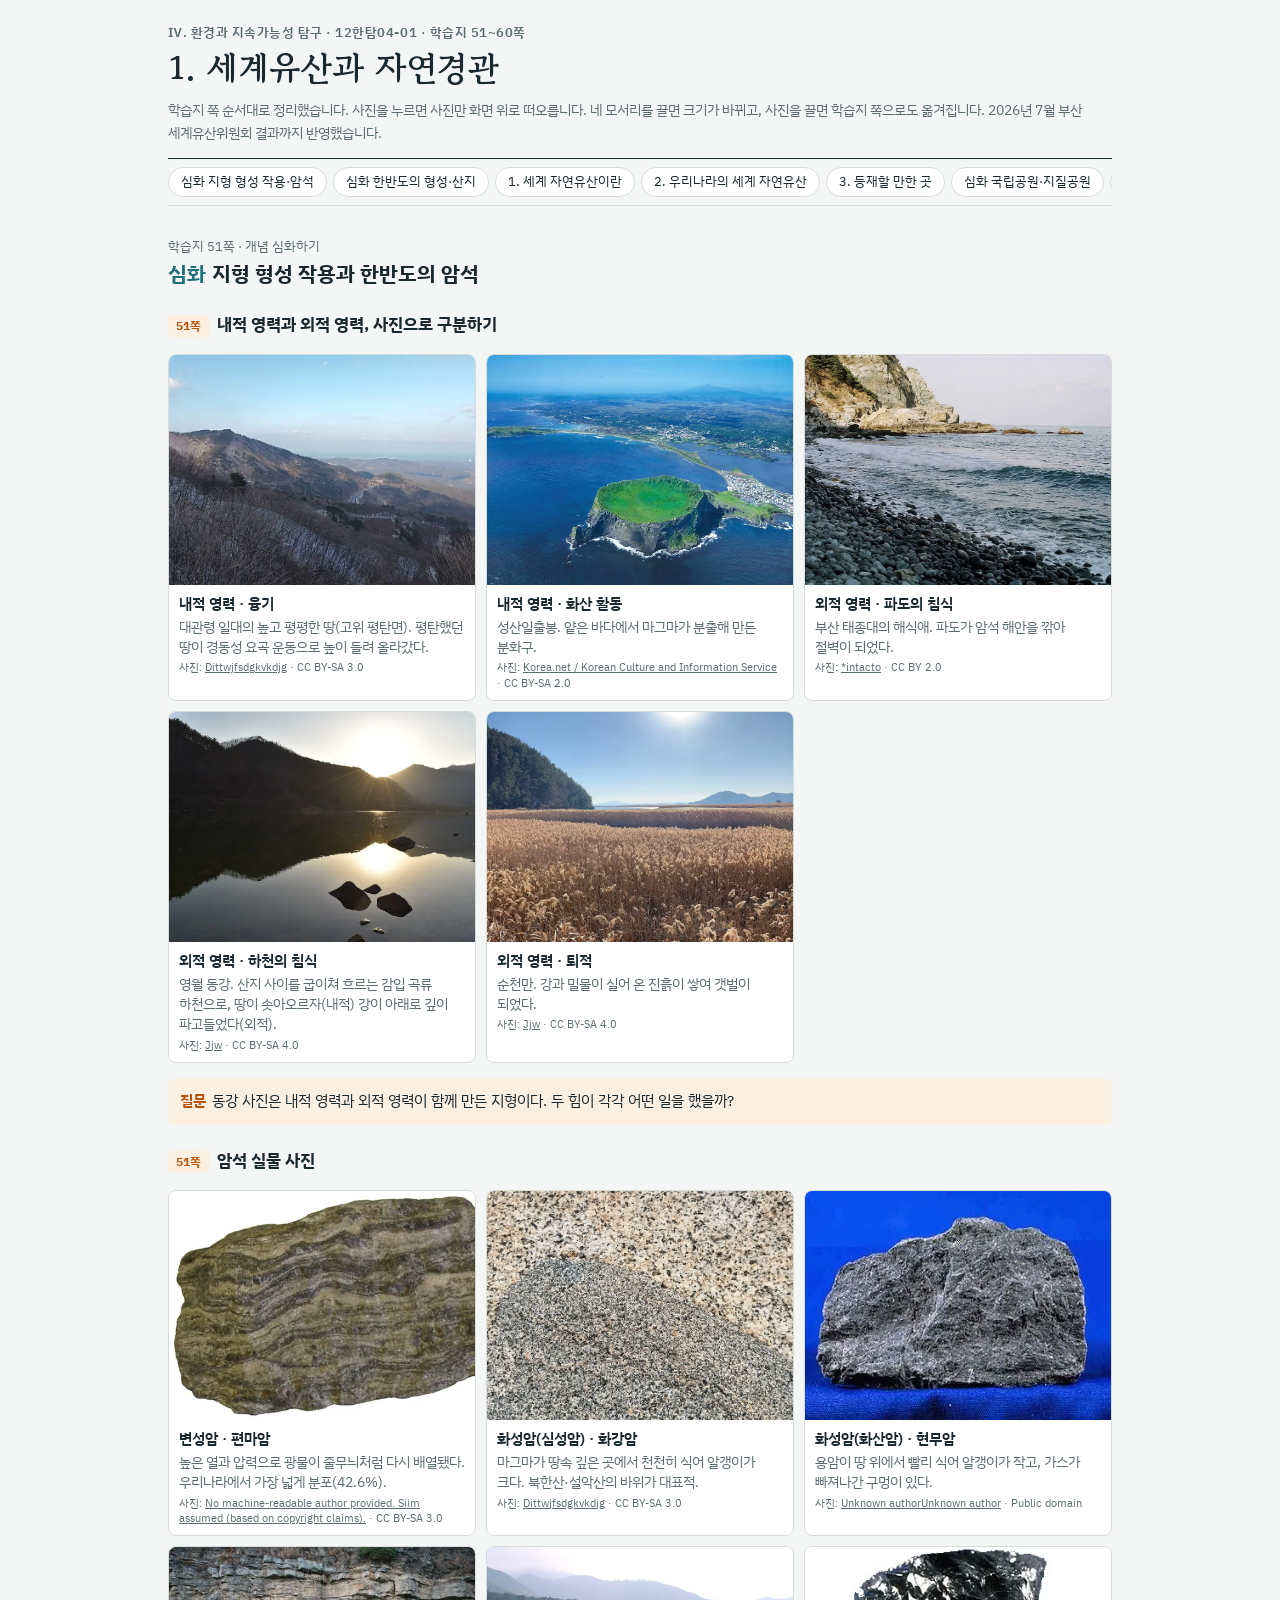
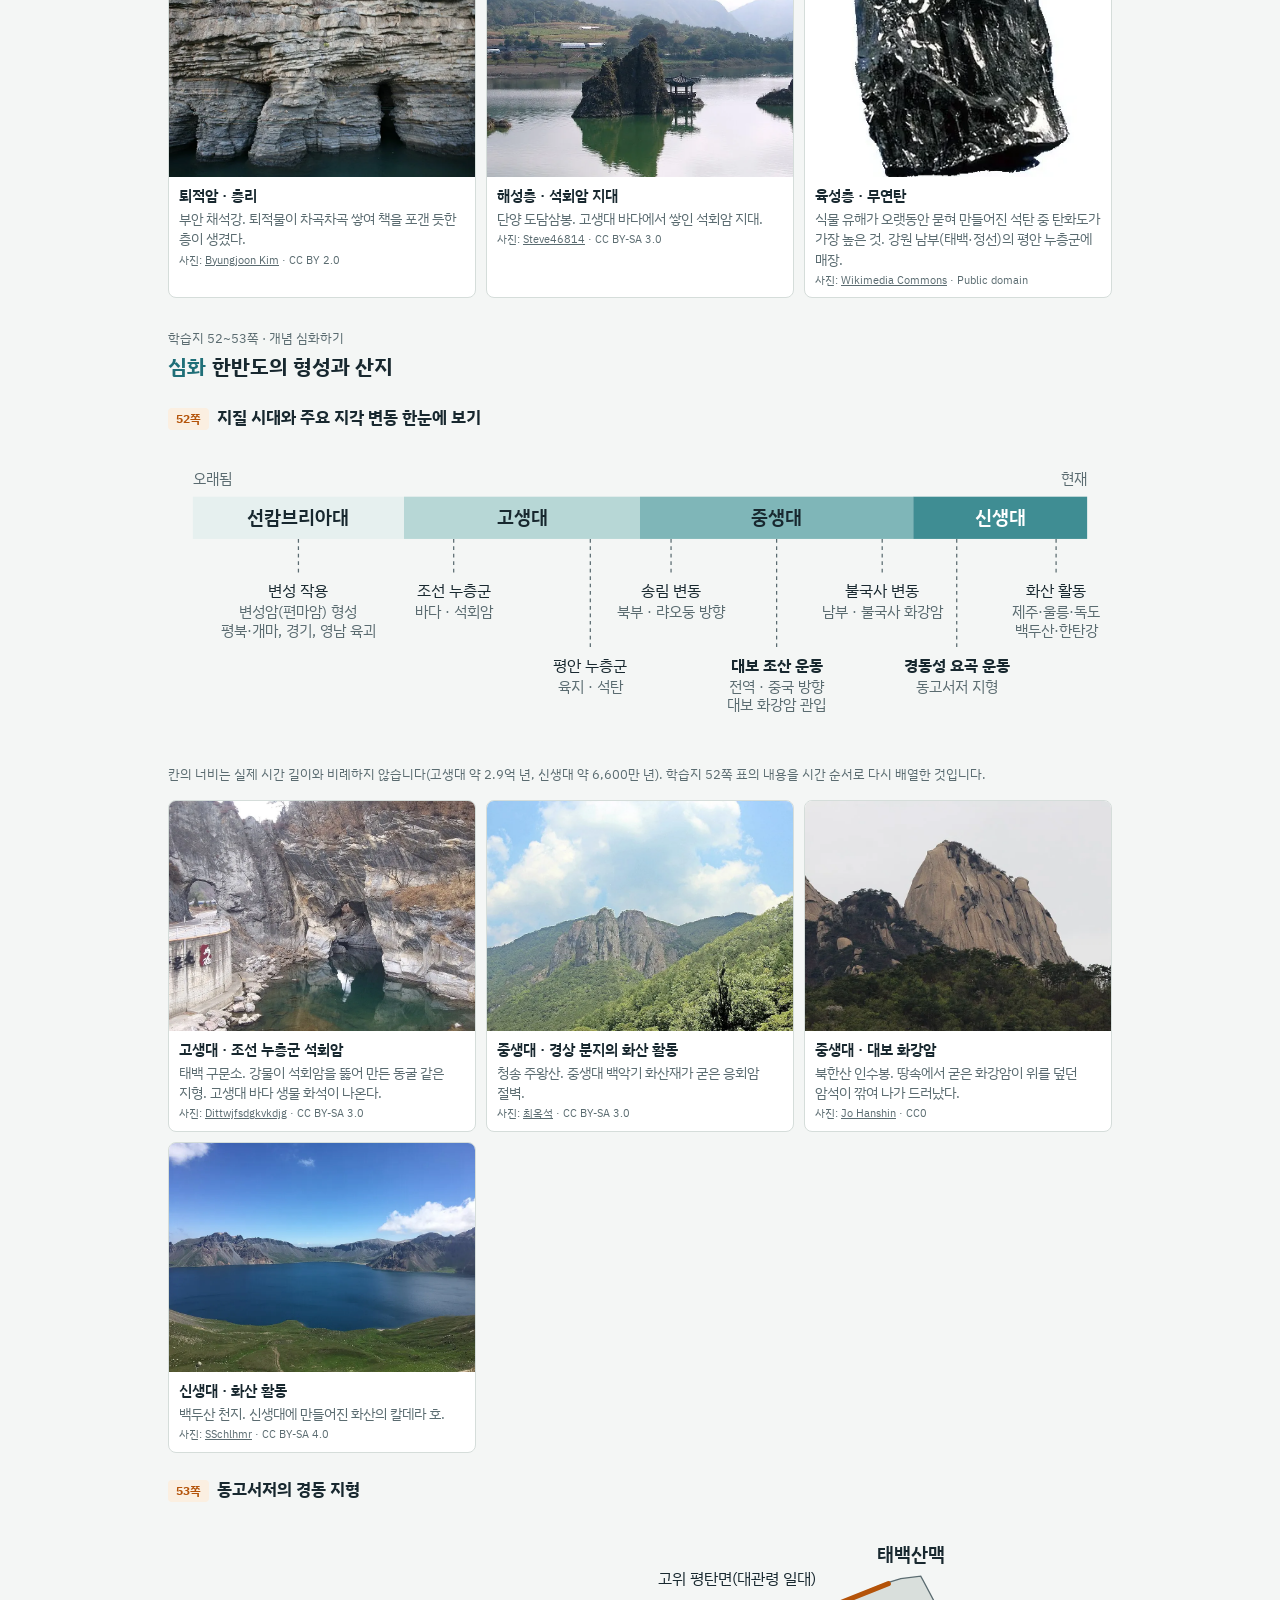
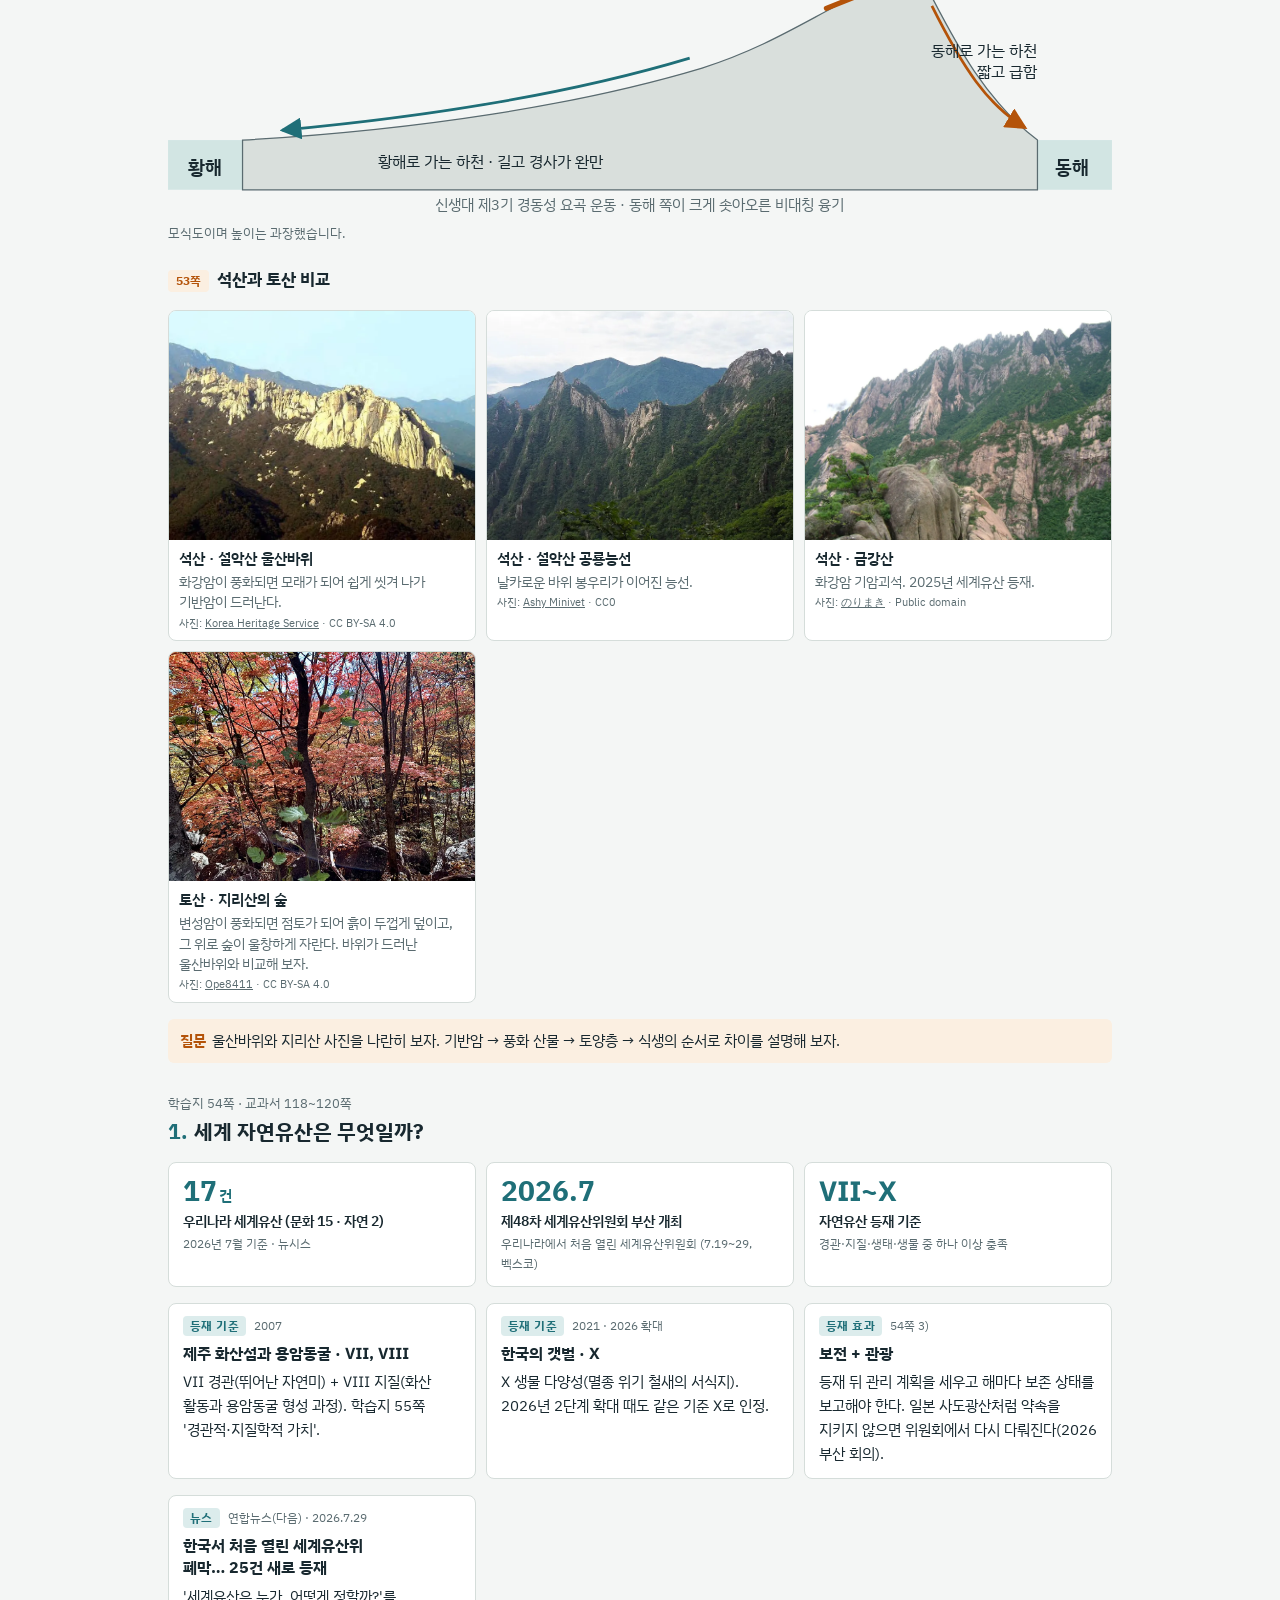
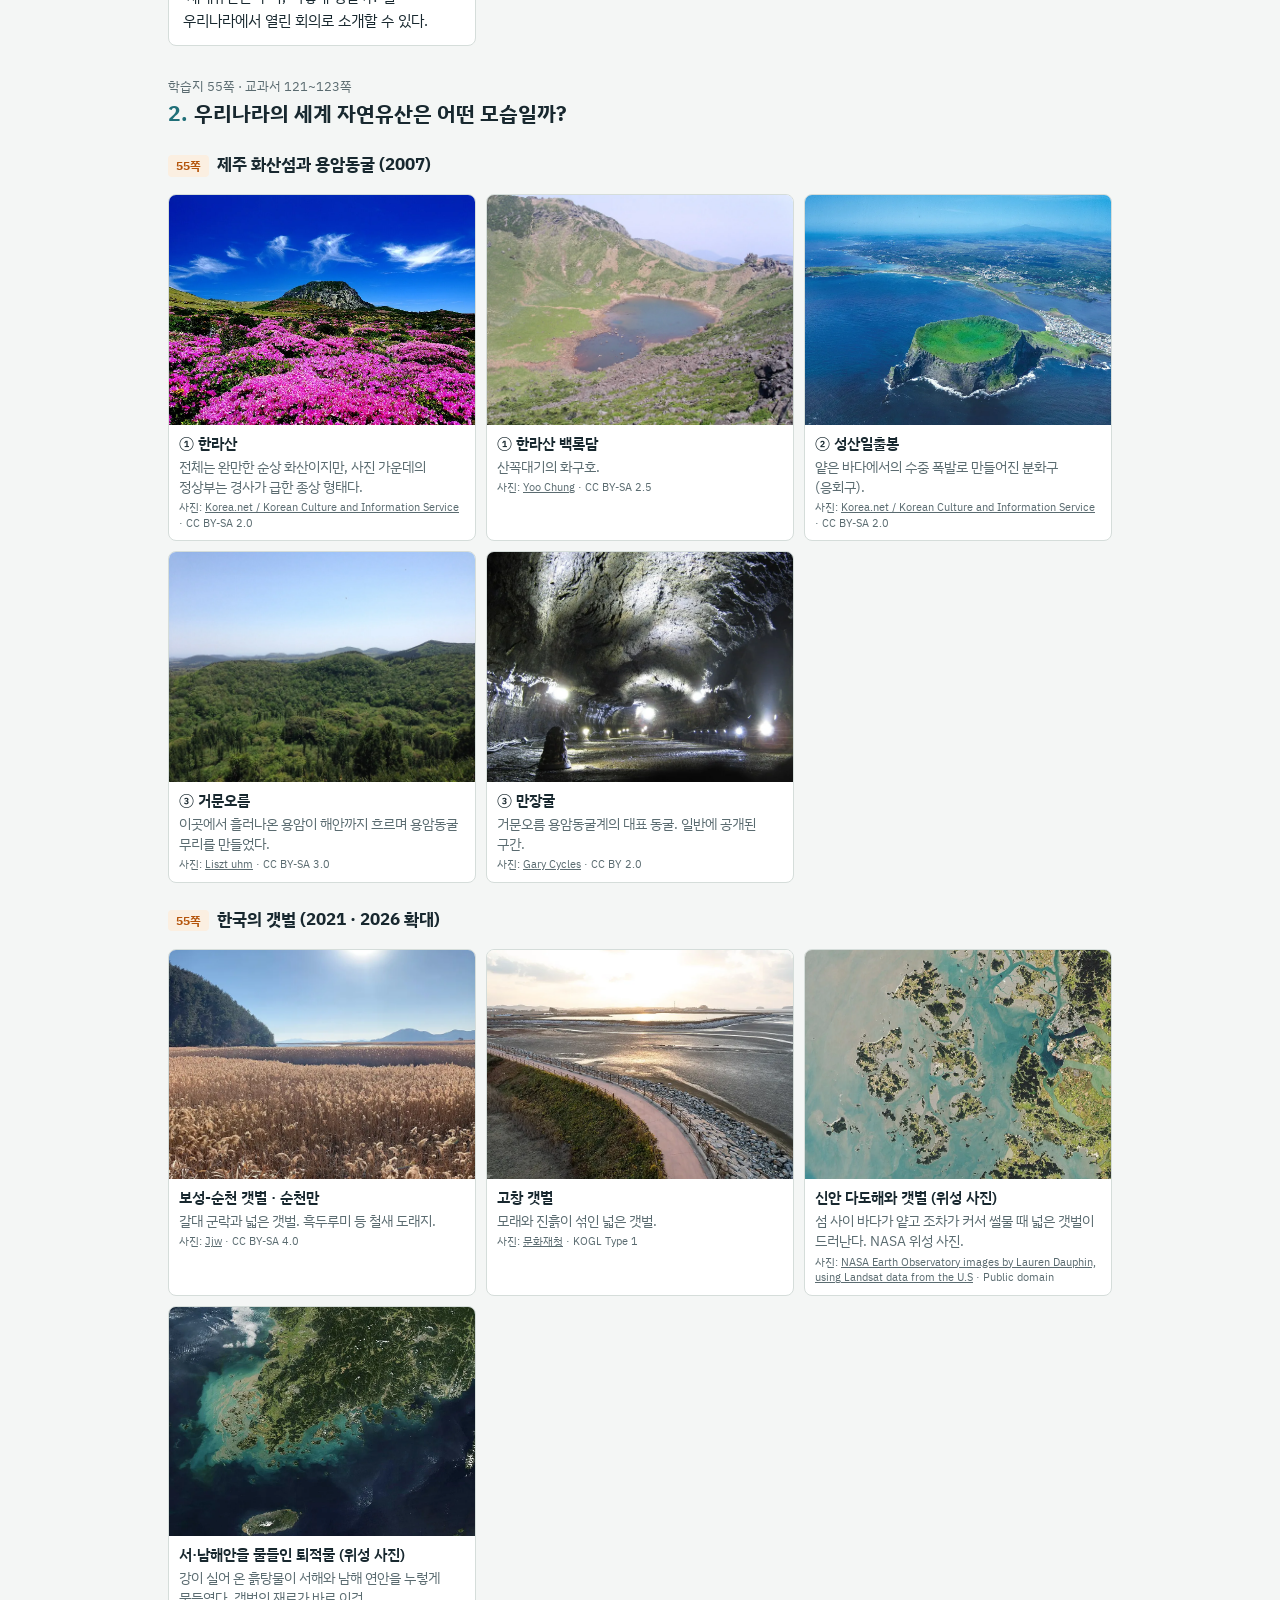
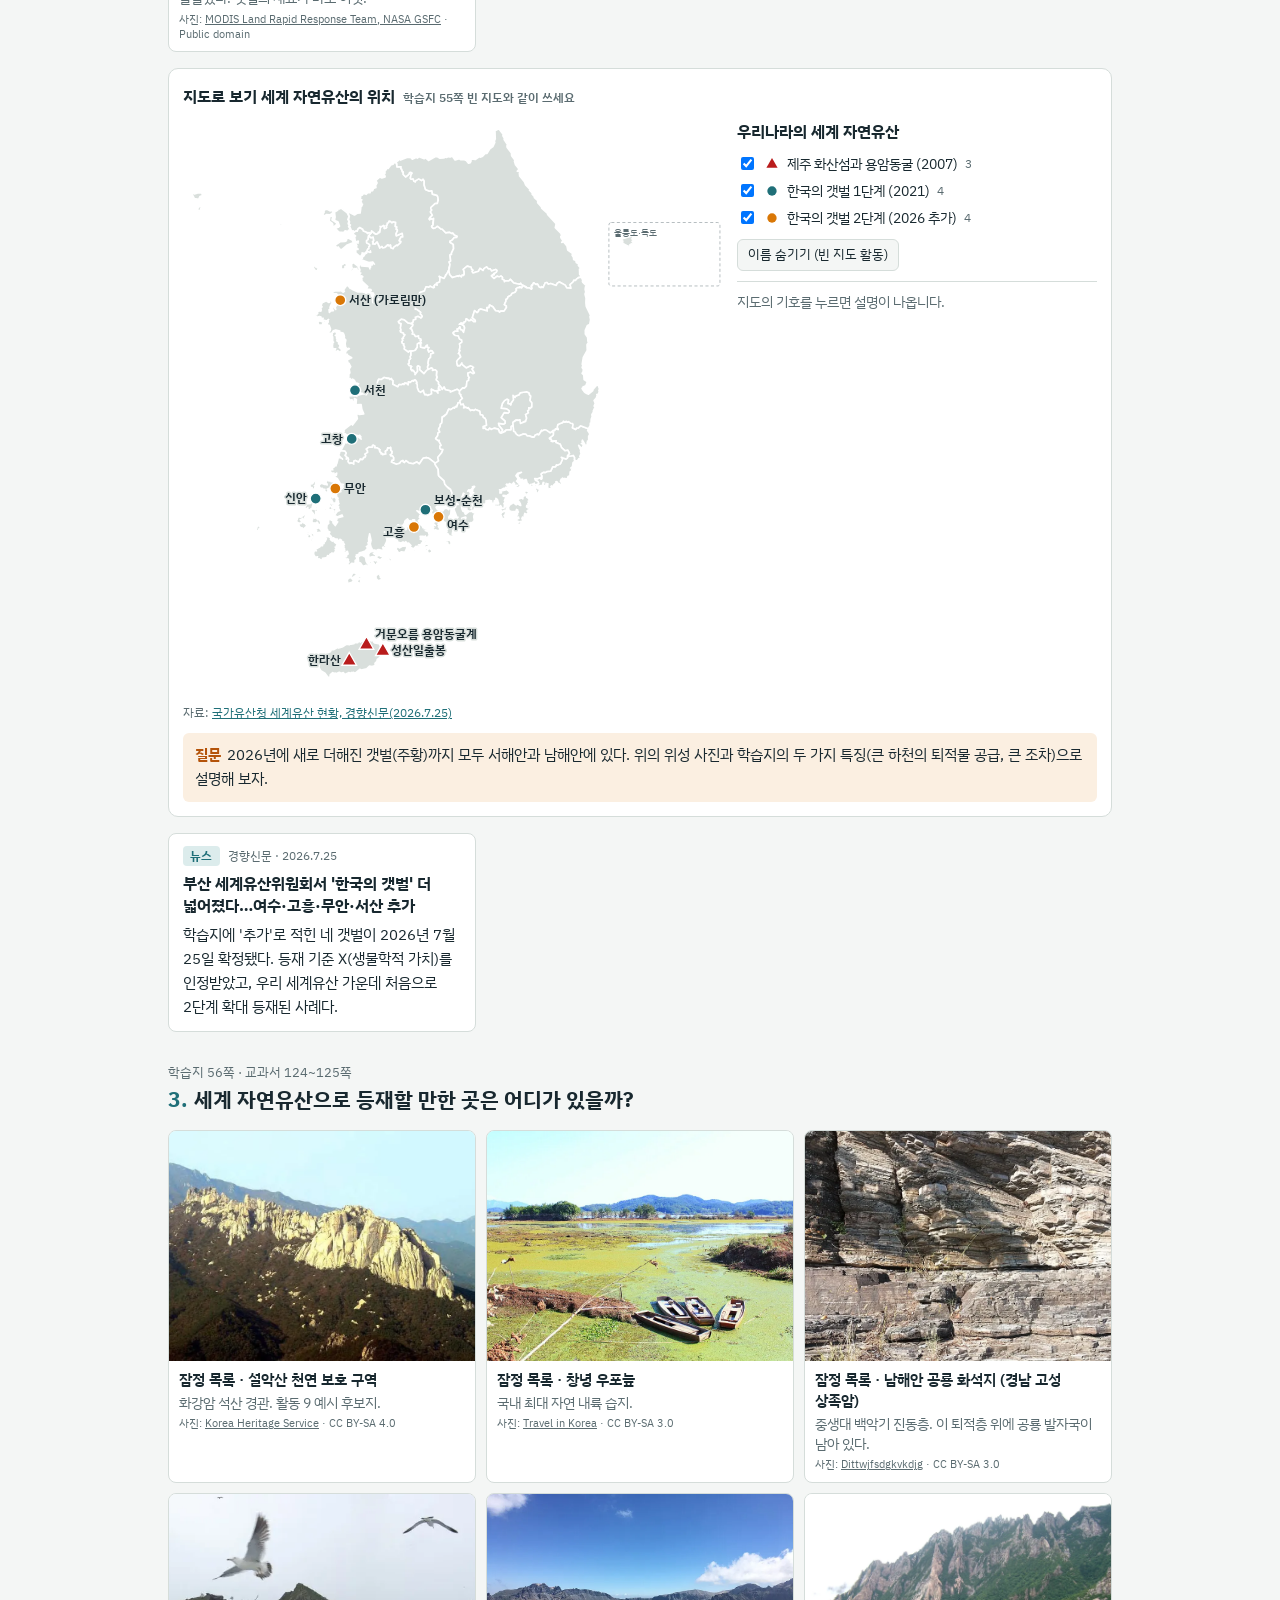
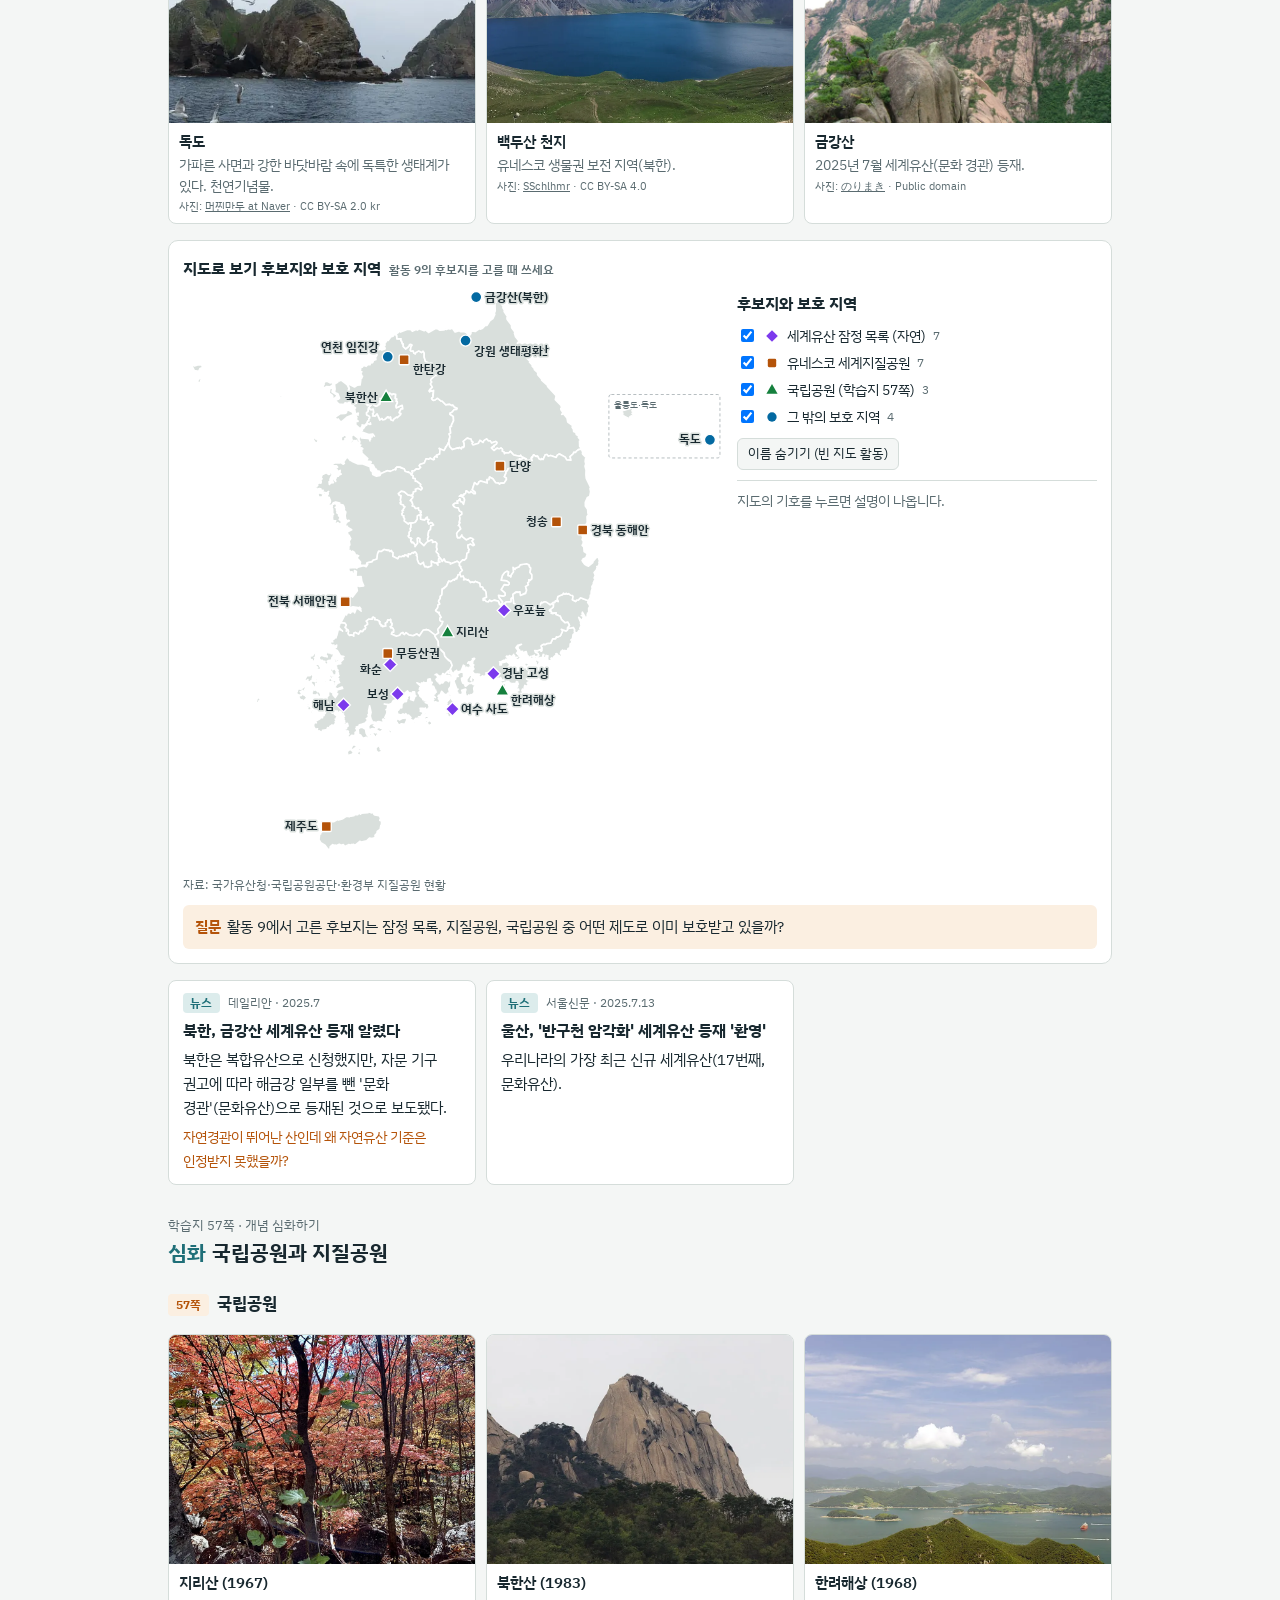
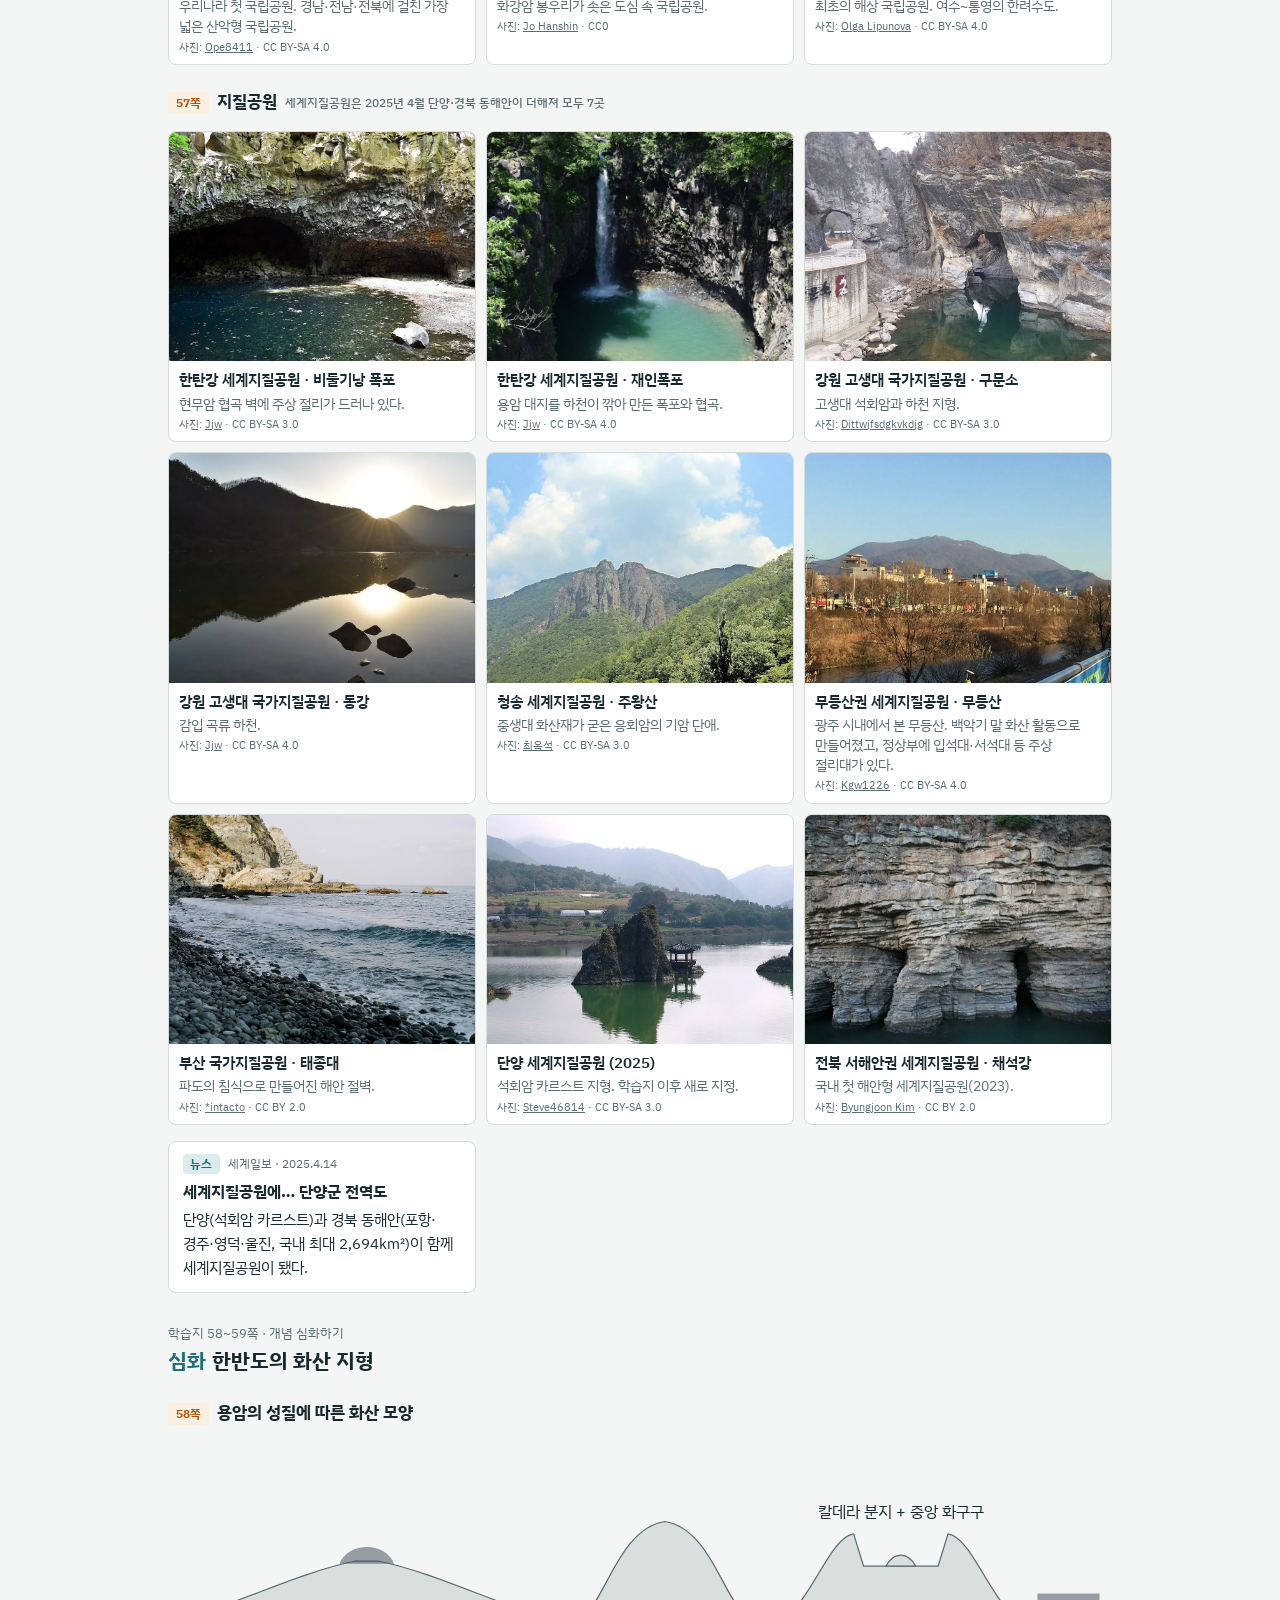
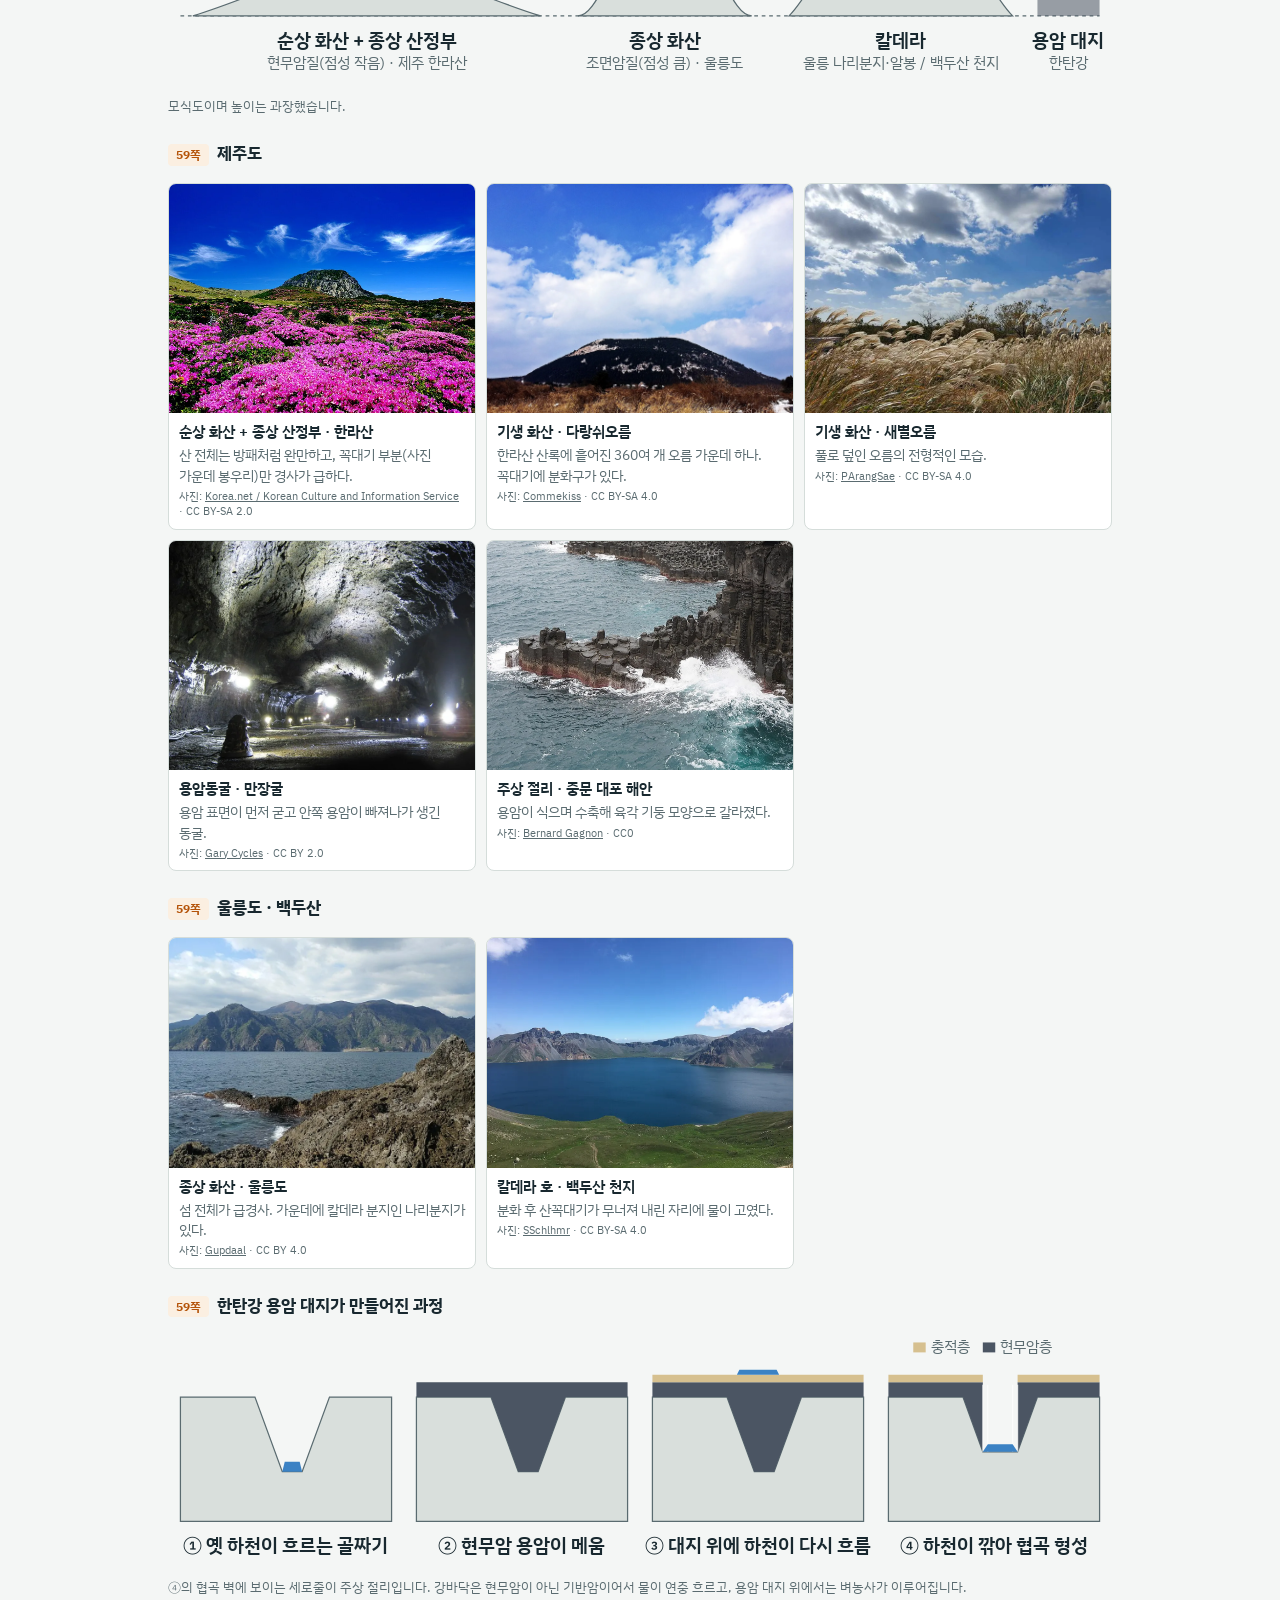
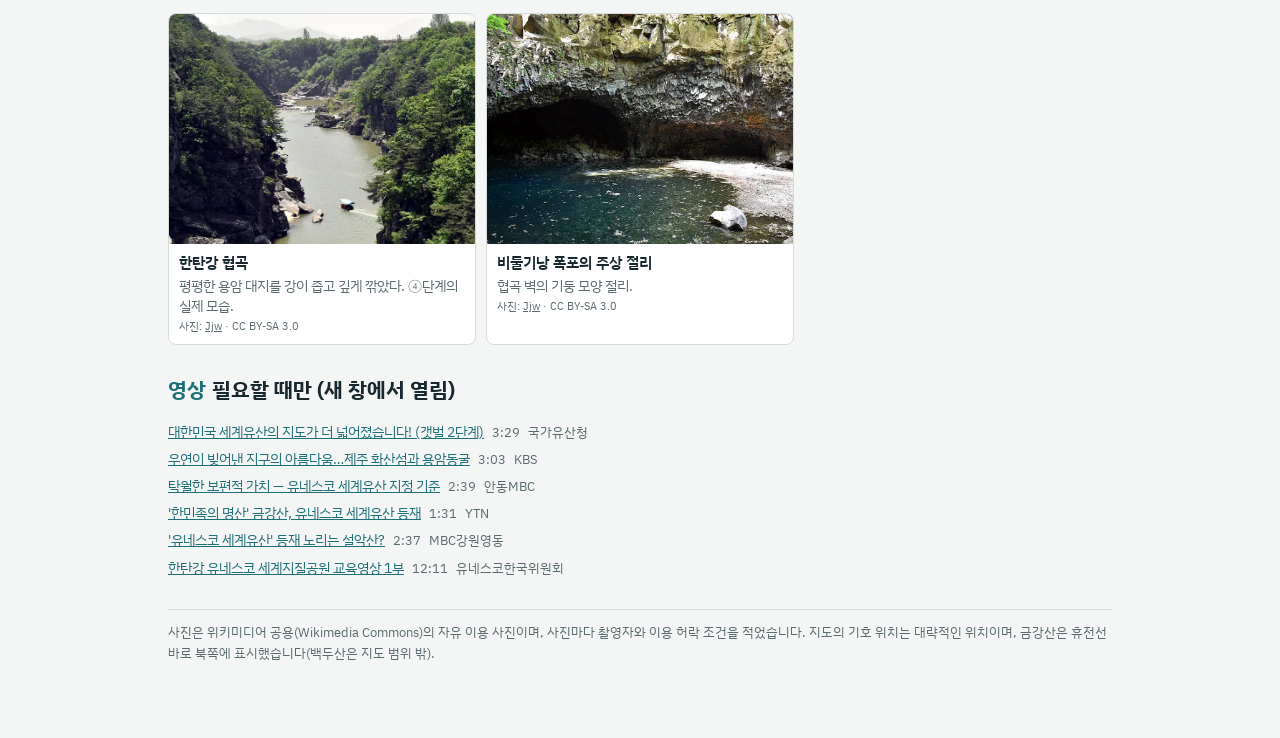
<file: 4-1/resources.html>
<!doctype html>
<html lang="ko">
<head>
<meta charset="utf-8">
<meta name="viewport" content="width=device-width, initial-scale=1">
<title>Ⅳ-1 세계유산과 자연경관 수업자료</title>
<link rel="stylesheet" href="../common/resource.css">
</head>
<body>
<div class="wrap">
  <header class="res-head">
    <span class="eyebrow">Ⅳ. 환경과 지속가능성 탐구 · 12한탐04-01 · 학습지 51~60쪽</span>
    <h1>1. 세계유산과 자연경관</h1>
    <p>학습지 쪽 순서대로 정리했습니다. 사진을 누르면 사진만 화면 위로 떠오릅니다. 네 모서리를 끌면 크기가 바뀌고, 사진을 끌면 학습지 쪽으로도 옮겨집니다. 2026년 7월 부산 세계유산위원회 결과까지 반영했습니다.</p>
  </header>
  <nav class="toc" aria-label="이 자료의 차례">
    <a href="#d1">심화 지형 형성 작용·암석</a>
    <a href="#d2">심화 한반도의 형성·산지</a>
    <a href="#p1">1. 세계 자연유산이란</a>
    <a href="#p2">2. 우리나라의 세계 자연유산</a>
    <a href="#p3">3. 등재할 만한 곳</a>
    <a href="#d3">심화 국립공원·지질공원</a>
    <a href="#d4">심화 화산 지형</a>
  </nav>

  <!-- 심화 1 -->
  <section class="part" id="d1">
    <header><span class="ref">학습지 51쪽 · 개념 심화하기</span><h2><b>심화</b>지형 형성 작용과 한반도의 암석</h2></header>
    <h3 class="sub-h"><span class="badge">51쪽</span>내적 영력과 외적 영력, 사진으로 구분하기</h3>
    <div class="gallery" data-photos='[
      ["daegwallyeong","내적 영력 · 융기","대관령 일대의 높고 평평한 땅(고위 평탄면). 평탄했던 땅이 경동성 요곡 운동으로 높이 들려 올라갔다."],
      ["seongsan","내적 영력 · 화산 활동","성산일출봉. 얕은 바다에서 마그마가 분출해 만든 분화구."],
      ["taejongdae","외적 영력 · 파도의 침식","부산 태종대의 해식애. 파도가 암석 해안을 깎아 절벽이 되었다."],
      ["donggang","외적 영력 · 하천의 침식","영월 동강. 산지 사이를 굽이쳐 흐르는 감입 곡류 하천으로, 땅이 솟아오르자(내적) 강이 아래로 깊이 파고들었다(외적)."],
      ["suncheon","외적 영력 · 퇴적","순천만. 강과 밀물이 실어 온 진흙이 쌓여 갯벌이 되었다."]
    ]'></div>
    <p class="ask"><b>질문</b>동강 사진은 내적 영력과 외적 영력이 함께 만든 지형이다. 두 힘이 각각 어떤 일을 했을까?</p>

    <h3 class="sub-h"><span class="badge">51쪽</span>암석 실물 사진</h3>
    <div class="gallery" data-photos='[
      ["gneiss","변성암 · 편마암","높은 열과 압력으로 광물이 줄무늬처럼 다시 배열됐다. 우리나라에서 가장 넓게 분포(42.6%)."],
      ["granite","화성암(심성암) · 화강암","마그마가 땅속 깊은 곳에서 천천히 식어 알갱이가 크다. 북한산·설악산의 바위가 대표적."],
      ["basalt","화성암(화산암) · 현무암","용암이 땅 위에서 빨리 식어 알갱이가 작고, 가스가 빠져나간 구멍이 있다."],
      ["chaeseok","퇴적암 · 층리","부안 채석강. 퇴적물이 차곡차곡 쌓여 책을 포갠 듯한 층이 생겼다."],
      ["dodam","해성층 · 석회암 지대","단양 도담삼봉. 고생대 바다에서 쌓인 석회암 지대."],
      ["anthracite","육성층 · 무연탄","식물 유해가 오랫동안 묻혀 만들어진 석탄 중 탄화도가 가장 높은 것. 강원 남부(태백·정선)의 평안 누층군에 매장."]
    ]'></div>
  </section>

  <!-- 심화 2 -->
  <section class="part" id="d2">
    <header><span class="ref">학습지 52~53쪽 · 개념 심화하기</span><h2><b>심화</b>한반도의 형성과 산지</h2></header>
    <h3 class="sub-h"><span class="badge">52쪽</span>지질 시대와 주요 지각 변동 한눈에 보기</h3>
    <figure class="fig dg">
      <svg viewBox="0 0 760 250" role="img" aria-label="한반도의 지질 시대와 지각 변동 연표">
        <defs><marker id="tick" markerWidth="6" markerHeight="6" refX="3" refY="3"><circle cx="3" cy="3" r="2.5" fill="currentColor"/></marker></defs>
        <rect x="20" y="40" width="170" height="34" fill="var(--c0)"/><rect x="190" y="40" width="190" height="34" fill="var(--c1)"/><rect x="380" y="40" width="220" height="34" fill="var(--c2)"/><rect x="600" y="40" width="140" height="34" fill="var(--c3)"/>
        <text class="t-m" x="105" y="62" text-anchor="middle">선캄브리아대</text><text class="t-m" x="285" y="62" text-anchor="middle">고생대</text><text class="t-m" x="490" y="62" text-anchor="middle">중생대</text><text class="t-m" x="670" y="62" text-anchor="middle" style="fill:var(--surface)">신생대</text>
        <text class="t-mute" x="20" y="30">오래됨</text><text class="t-mute" x="740" y="30" text-anchor="end">현재</text>
        <g class="t-s">
          <line class="ln-mute" x1="105" y1="74" x2="105" y2="104"/><text x="105" y="120" text-anchor="middle">변성 작용</text><text class="t-mute" x="105" y="137" text-anchor="middle">변성암(편마암) 형성</text><text class="t-mute" x="105" y="152" text-anchor="middle">평북·개마, 경기, 영남 육괴</text>
          <line class="ln-mute" x1="230" y1="74" x2="230" y2="104"/><text x="230" y="120" text-anchor="middle">조선 누층군</text><text class="t-mute" x="230" y="137" text-anchor="middle">바다 · 석회암</text>
          <line class="ln-mute" x1="340" y1="74" x2="340" y2="164"/><text x="340" y="180" text-anchor="middle">평안 누층군</text><text class="t-mute" x="340" y="197" text-anchor="middle">육지 · 석탄</text>
          <line class="ln-mute" x1="405" y1="74" x2="405" y2="104"/><text x="405" y="120" text-anchor="middle">송림 변동</text><text class="t-mute" x="405" y="137" text-anchor="middle">북부 · 랴오둥 방향</text>
          <line class="ln-mute" x1="490" y1="74" x2="490" y2="164"/><text x="490" y="180" text-anchor="middle" style="font-weight:700">대보 조산 운동</text><text class="t-mute" x="490" y="197" text-anchor="middle">전역 · 중국 방향</text><text class="t-mute" x="490" y="212" text-anchor="middle">대보 화강암 관입</text>
          <line class="ln-mute" x1="575" y1="74" x2="575" y2="104"/><text x="575" y="120" text-anchor="middle">불국사 변동</text><text class="t-mute" x="575" y="137" text-anchor="middle">남부 · 불국사 화강암</text>
          <line class="ln-mute" x1="635" y1="74" x2="635" y2="164"/><text x="635" y="180" text-anchor="middle" style="font-weight:700">경동성 요곡 운동</text><text class="t-mute" x="635" y="197" text-anchor="middle">동고서저 지형</text>
          <line class="ln-mute" x1="715" y1="74" x2="715" y2="104"/><text x="715" y="120" text-anchor="middle">화산 활동</text><text class="t-mute" x="715" y="137" text-anchor="middle">제주·울릉·독도</text><text class="t-mute" x="715" y="152" text-anchor="middle">백두산·한탄강</text>
        </g>
      </svg>
      <figcaption>칸의 너비는 실제 시간 길이와 비례하지 않습니다(고생대 약 2.9억 년, 신생대 약 6,600만 년). 학습지 52쪽 표의 내용을 시간 순서로 다시 배열한 것입니다.</figcaption>
    </figure>
    <div class="gallery" data-photos='[
      ["gumunso","고생대 · 조선 누층군 석회암","태백 구문소. 강물이 석회암을 뚫어 만든 동굴 같은 지형. 고생대 바다 생물 화석이 나온다."],
      ["juwang","중생대 · 경상 분지의 화산 활동","청송 주왕산. 중생대 백악기 화산재가 굳은 응회암 절벽."],
      ["insu","중생대 · 대보 화강암","북한산 인수봉. 땅속에서 굳은 화강암이 위를 덮던 암석이 깎여 나가 드러났다."],
      ["cheonji","신생대 · 화산 활동","백두산 천지. 신생대에 만들어진 화산의 칼데라 호."]
    ]'></div>

    <h3 class="sub-h"><span class="badge">53쪽</span>동고서저의 경동 지형</h3>
    <figure class="fig dg">
      <svg viewBox="0 0 760 240" role="img" aria-label="동고서저 경동 지형 모식 단면">
        <defs>
          <marker id="ah" markerWidth="8" markerHeight="8" refX="7" refY="4" orient="auto"><path d="M0,0L8,4L0,8Z" fill="var(--warm)"/></marker>
          <marker id="ah2" markerWidth="8" markerHeight="8" refX="7" refY="4" orient="auto"><path d="M0,0L8,4L0,8Z" fill="var(--accent)"/></marker>
        </defs>
        <rect class="sea" x="0" y="178" width="70" height="40"/><rect class="sea" x="690" y="178" width="70" height="40"/>
        <path class="bed" d="M60,178 C200,170 330,150 430,120 C500,98 540,62 590,48 L606,46 C625,80 650,140 700,178 L700,218 L60,218 Z"/>
        <path d="M530,72 L580,52" stroke="var(--warm)" stroke-width="4" stroke-linecap="round"/>
        <text class="t-m" x="30" y="205" text-anchor="middle">황해</text><text class="t-m" x="728" y="205" text-anchor="middle">동해</text>
        <text class="t-m" x="598" y="34" text-anchor="middle">태백산맥</text>
        <text class="t-s" x="522" y="52" text-anchor="end">고위 평탄면(대관령 일대)</text>
        <path class="arrow-in" d="M420,112 C320,142 200,160 92,170"/>
        <text class="t-s" x="260" y="200" text-anchor="middle">황해로 가는 하천 · 길고 경사가 완만</text>
        <path class="arrow" d="M615,70 C640,120 660,150 690,168"/>
        <text class="t-s" x="700" y="110" text-anchor="end">동해로 가는 하천</text><text class="t-s" x="700" y="127" text-anchor="end">짧고 급함</text>
        <text class="t-mute" x="380" y="234" text-anchor="middle">신생대 제3기 경동성 요곡 운동 · 동해 쪽이 크게 솟아오른 비대칭 융기</text>
      </svg>
      <figcaption>모식도이며 높이는 과장했습니다.</figcaption>
    </figure>
    <h3 class="sub-h"><span class="badge">53쪽</span>석산과 토산 비교</h3>
    <div class="gallery" data-photos='[
      ["ulsanbawi","석산 · 설악산 울산바위","화강암이 풍화되면 모래가 되어 쉽게 씻겨 나가 기반암이 드러난다."],
      ["gongnyong","석산 · 설악산 공룡능선","날카로운 바위 봉우리가 이어진 능선."],
      ["kumgang","석산 · 금강산","화강암 기암괴석. 2025년 세계유산 등재."],
      ["jiri","토산 · 지리산의 숲","변성암이 풍화되면 점토가 되어 흙이 두껍게 덮이고, 그 위로 숲이 울창하게 자란다. 바위가 드러난 울산바위와 비교해 보자."]
    ]'></div>
    <p class="ask"><b>질문</b>울산바위와 지리산 사진을 나란히 보자. 기반암 → 풍화 산물 → 토양층 → 식생의 순서로 차이를 설명해 보자.</p>
  </section>

  <!-- 1 -->
  <section class="part" id="p1">
    <header><span class="ref">학습지 54쪽 · 교과서 118~120쪽</span><h2><b>1.</b>세계 자연유산은 무엇일까?</h2></header>
    <div class="stats">
      <div class="stat"><span class="num">17<small>건</small></span><span class="lbl">우리나라 세계유산 (문화 15 · 자연 2)</span><span class="src">2026년 7월 기준 · 뉴시스</span></div>
      <div class="stat"><span class="num">2026.7</span><span class="lbl">제48차 세계유산위원회 부산 개최</span><span class="src">우리나라에서 처음 열린 세계유산위원회 (7.19~29, 벡스코)</span></div>
      <div class="stat"><span class="num">Ⅶ~Ⅹ</span><span class="lbl">자연유산 등재 기준</span><span class="src">경관·지질·생태·생물 중 하나 이상 충족</span></div>
    </div>
    <div class="items">
      <div class="item"><div class="meta"><span class="kind">등재 기준</span>2007</div><h4>제주 화산섬과 용암동굴 · Ⅶ, Ⅷ</h4><p>Ⅶ 경관(뛰어난 자연미) + Ⅷ 지질(화산 활동과 용암동굴 형성 과정). 학습지 55쪽 '경관적·지질학적 가치'.</p></div>
      <div class="item"><div class="meta"><span class="kind">등재 기준</span>2021 · 2026 확대</div><h4>한국의 갯벌 · Ⅹ</h4><p>Ⅹ 생물 다양성(멸종 위기 철새의 서식지). 2026년 2단계 확대 때도 같은 기준 Ⅹ로 인정.</p></div>
      <div class="item"><div class="meta"><span class="kind">등재 효과</span>54쪽 3)</div><h4>보전 + 관광</h4><p>등재 뒤 관리 계획을 세우고 해마다 보존 상태를 보고해야 한다. 일본 사도광산처럼 약속을 지키지 않으면 위원회에서 다시 다뤄진다(2026 부산 회의).</p></div>
    </div>
    <div class="items">
      <article class="item">
        <div class="meta"><span class="kind">뉴스</span>연합뉴스(다음) · 2026.7.29</div>
        <h4><a href="https://v.daum.net/v/20260729192107441" target="_blank" rel="noopener">한국서 처음 열린 세계유산위 폐막… 25건 새로 등재</a></h4>
        <p>'세계유산은 누가, 어떻게 정할까?'를 우리나라에서 열린 회의로 소개할 수 있다.</p>
      </article>
    </div>
  </section>

  <!-- 2 -->
  <section class="part" id="p2">
    <header><span class="ref">학습지 55쪽 · 교과서 121~123쪽</span><h2><b>2.</b>우리나라의 세계 자연유산은 어떤 모습일까?</h2></header>
    <h3 class="sub-h"><span class="badge">55쪽</span>제주 화산섬과 용암동굴 (2007)</h3>
    <div class="gallery" data-photos='[
      ["halla","① 한라산","전체는 완만한 순상 화산이지만, 사진 가운데의 정상부는 경사가 급한 종상 형태다."],
      ["baengnok","① 한라산 백록담","산꼭대기의 화구호."],
      ["seongsan","② 성산일출봉","얕은 바다에서의 수중 폭발로 만들어진 분화구(응회구)."],
      ["geomun","③ 거문오름","이곳에서 흘러나온 용암이 해안까지 흐르며 용암동굴 무리를 만들었다."],
      ["manjang","③ 만장굴","거문오름 용암동굴계의 대표 동굴. 일반에 공개된 구간."]
    ]'></div>
    <h3 class="sub-h"><span class="badge">55쪽</span>한국의 갯벌 (2021 · 2026 확대)</h3>
    <div class="gallery" data-photos='[
      ["suncheon","보성-순천 갯벌 · 순천만","갈대 군락과 넓은 갯벌. 흑두루미 등 철새 도래지."],
      ["gochang","고창 갯벌","모래와 진흙이 섞인 넓은 갯벌."],
      ["sinan","신안 다도해와 갯벌 (위성 사진)","섬 사이 바다가 얕고 조차가 커서 썰물 때 넓은 갯벌이 드러난다. NASA 위성 사진."],
      ["sediment","서·남해안을 물들인 퇴적물 (위성 사진)","강이 실어 온 흙탕물이 서해와 남해 연안을 누렇게 물들였다. 갯벌의 재료가 바로 이것."]
    ]'></div>
    <div class="block">
      <h3>지도로 보기 세계 자연유산의 위치 <span class="tag">학습지 55쪽 빈 지도와 같이 쓰세요</span></h3>
      <div id="map-heritage"></div>
      <p class="ask"><b>질문</b>2026년에 새로 더해진 갯벌(주황)까지 모두 서해안과 남해안에 있다. 위의 위성 사진과 학습지의 두 가지 특징(큰 하천의 퇴적물 공급, 큰 조차)으로 설명해 보자.</p>
    </div>
    <div class="items">
      <article class="item">
        <div class="meta"><span class="kind">뉴스</span>경향신문 · 2026.7.25</div>
        <h4><a href="https://www.khan.co.kr/article/202607251229001/" target="_blank" rel="noopener">부산 세계유산위원회서 '한국의 갯벌' 더 넓어졌다…여수·고흥·무안·서산 추가</a></h4>
        <p>학습지에 '추가'로 적힌 네 갯벌이 2026년 7월 25일 확정됐다. 등재 기준 Ⅹ(생물학적 가치)를 인정받았고, 우리 세계유산 가운데 처음으로 2단계 확대 등재된 사례다.</p>
      </article>
    </div>
  </section>

  <!-- 3 -->
  <section class="part" id="p3">
    <header><span class="ref">학습지 56쪽 · 교과서 124~125쪽</span><h2><b>3.</b>세계 자연유산으로 등재할 만한 곳은 어디가 있을까?</h2></header>
    <div class="gallery" data-photos='[
      ["ulsanbawi","잠정 목록 · 설악산 천연 보호 구역","화강암 석산 경관. 활동 9 예시 후보지."],
      ["upo","잠정 목록 · 창녕 우포늪","국내 최대 자연 내륙 습지."],
      ["sangjok","잠정 목록 · 남해안 공룡 화석지 (경남 고성 상족암)","중생대 백악기 진동층. 이 퇴적층 위에 공룡 발자국이 남아 있다."],
      ["dokdo","독도","가파른 사면과 강한 바닷바람 속에 독특한 생태계가 있다. 천연기념물."],
      ["cheonji","백두산 천지","유네스코 생물권 보전 지역(북한)."],
      ["kumgang","금강산","2025년 7월 세계유산(문화 경관) 등재."]
    ]'></div>
    <div class="block">
      <h3>지도로 보기 후보지와 보호 지역 <span class="tag">활동 9의 후보지를 고를 때 쓰세요</span></h3>
      <div id="map-candidate"></div>
      <p class="ask"><b>질문</b>활동 9에서 고른 후보지는 잠정 목록, 지질공원, 국립공원 중 어떤 제도로 이미 보호받고 있을까?</p>
    </div>
    <div class="items">
      <article class="item">
        <div class="meta"><span class="kind">뉴스</span>데일리안 · 2025.7</div>
        <h4><a href="https://www.dailian.co.kr/news/view/1523322/" target="_blank" rel="noopener">북한, 금강산 세계유산 등재 알렸다</a></h4>
        <p>북한은 복합유산으로 신청했지만, 자문 기구 권고에 따라 해금강 일부를 뺀 '문화 경관'(문화유산)으로 등재된 것으로 보도됐다.</p>
        <p class="q">자연경관이 뛰어난 산인데 왜 자연유산 기준은 인정받지 못했을까?</p>
      </article>
      <article class="item">
        <div class="meta"><span class="kind">뉴스</span>서울신문 · 2025.7.13</div>
        <h4><a href="https://m.seoul.co.kr/news/2025/07/13/20250713500025" target="_blank" rel="noopener">울산, '반구천 암각화' 세계유산 등재 '환영'</a></h4>
        <p>우리나라의 가장 최근 신규 세계유산(17번째, 문화유산).</p>
      </article>
    </div>
  </section>

  <!-- 심화 3 -->
  <section class="part" id="d3">
    <header><span class="ref">학습지 57쪽 · 개념 심화하기</span><h2><b>심화</b>국립공원과 지질공원</h2></header>
    <h3 class="sub-h"><span class="badge">57쪽</span>국립공원</h3>
    <div class="gallery" data-photos='[
      ["jiri","지리산 (1967)","우리나라 첫 국립공원. 경남·전남·전북에 걸친 가장 넓은 산악형 국립공원."],
      ["insu","북한산 (1983)","화강암 봉우리가 솟은 도심 속 국립공원."],
      ["hallyeo","한려해상 (1968)","최초의 해상 국립공원. 여수~통영의 한려수도."]
    ]'></div>
    <h3 class="sub-h"><span class="badge">57쪽</span>지질공원 <span class="tag" style="font-size:12px;color:var(--muted);font-weight:500">세계지질공원은 2025년 4월 단양·경북 동해안이 더해져 모두 7곳</span></h3>
    <div class="gallery" data-photos='[
      ["bidulginang","한탄강 세계지질공원 · 비둘기낭 폭포","현무암 협곡 벽에 주상 절리가 드러나 있다."],
      ["jaein","한탄강 세계지질공원 · 재인폭포","용암 대지를 하천이 깎아 만든 폭포와 협곡."],
      ["gumunso","강원 고생대 국가지질공원 · 구문소","고생대 석회암과 하천 지형."],
      ["donggang","강원 고생대 국가지질공원 · 동강","감입 곡류 하천."],
      ["juwang","청송 세계지질공원 · 주왕산","중생대 화산재가 굳은 응회암의 기암 단애."],
      ["mudeung","무등산권 세계지질공원 · 무등산","광주 시내에서 본 무등산. 백악기 말 화산 활동으로 만들어졌고, 정상부에 입석대·서석대 등 주상 절리대가 있다."],
      ["taejongdae","부산 국가지질공원 · 태종대","파도의 침식으로 만들어진 해안 절벽."],
      ["dodam","단양 세계지질공원 (2025)","석회암 카르스트 지형. 학습지 이후 새로 지정."],
      ["chaeseok","전북 서해안권 세계지질공원 · 채석강","국내 첫 해안형 세계지질공원(2023)."]
    ]'></div>
    <div class="items">
      <article class="item">
        <div class="meta"><span class="kind">뉴스</span>세계일보 · 2025.4.14</div>
        <h4><a href="https://www.segye.com/newsView/20250414513951" target="_blank" rel="noopener">세계지질공원에… 단양군 전역도</a></h4>
        <p>단양(석회암 카르스트)과 경북 동해안(포항·경주·영덕·울진, 국내 최대 2,694㎢)이 함께 세계지질공원이 됐다.</p>
      </article>
    </div>
  </section>

  <!-- 심화 4 -->
  <section class="part" id="d4">
    <header><span class="ref">학습지 58~59쪽 · 개념 심화하기</span><h2><b>심화</b>한반도의 화산 지형</h2></header>
    <h3 class="sub-h"><span class="badge">58쪽</span>용암의 성질에 따른 화산 모양</h3>
    <figure class="fig dg">
      <svg viewBox="0 0 760 200" role="img" aria-label="순상 화산, 종상 화산, 칼데라, 용암 대지 모식 단면">
        <line class="ln-mute" x1="10" y1="140" x2="750" y2="140"/>
        <path class="bed" d="M20,140 C60,128 110,104 150,96 L170,96 C210,104 260,128 300,140 Z"/>
        <path class="basalt" d="M138,98 C145,80 175,80 182,98 Z" opacity=".55"/>
        <text class="t-m" x="160" y="165" text-anchor="middle">순상 화산 + 종상 산정부</text><text class="t-mute" x="160" y="182" text-anchor="middle">현무암질(점성 작음) · 제주 한라산</text>
        <path class="bed" d="M330,140 C350,140 360,70 400,64 C440,70 450,140 470,140 Z"/>
        <text class="t-m" x="400" y="165" text-anchor="middle">종상 화산</text><text class="t-mute" x="400" y="182" text-anchor="middle">조면암질(점성 큼) · 울릉도</text>
        <path class="bed" d="M500,140 C520,120 535,76 552,74 L560,100 L620,100 L628,74 C645,76 660,120 680,140 Z"/>
        <path class="bed" d="M578,100 C584,88 596,88 602,100 Z"/>
        <text class="t-s" x="590" y="60" text-anchor="middle">칼데라 분지 + 중앙 화구구</text>
        <text class="t-m" x="590" y="165" text-anchor="middle">칼데라</text><text class="t-mute" x="590" y="182" text-anchor="middle">울릉 나리분지·알봉 / 백두산 천지</text>
        <rect class="basalt" x="700" y="122" width="50" height="18" opacity=".55"/>
        <text class="t-m" x="725" y="165" text-anchor="middle">용암 대지</text><text class="t-mute" x="725" y="182" text-anchor="middle">한탄강</text>
      </svg>
      <figcaption>모식도이며 높이는 과장했습니다.</figcaption>
    </figure>
    <h3 class="sub-h"><span class="badge">59쪽</span>제주도</h3>
    <div class="gallery" data-photos='[
      ["halla","순상 화산 + 종상 산정부 · 한라산","산 전체는 방패처럼 완만하고, 꼭대기 부분(사진 가운데 봉우리)만 경사가 급하다."],
      ["darangshi","기생 화산 · 다랑쉬오름","한라산 산록에 흩어진 360여 개 오름 가운데 하나. 꼭대기에 분화구가 있다."],
      ["saebyeol","기생 화산 · 새별오름","풀로 덮인 오름의 전형적인 모습."],
      ["manjang","용암동굴 · 만장굴","용암 표면이 먼저 굳고 안쪽 용암이 빠져나가 생긴 동굴."],
      ["daepo","주상 절리 · 중문 대포 해안","용암이 식으며 수축해 육각 기둥 모양으로 갈라졌다."]
    ]'></div>
    <h3 class="sub-h"><span class="badge">59쪽</span>울릉도 · 백두산</h3>
    <div class="gallery" data-photos='[
      ["ulleung","종상 화산 · 울릉도","섬 전체가 급경사. 가운데에 칼데라 분지인 나리분지가 있다."],
      ["cheonji","칼데라 호 · 백두산 천지","분화 후 산꼭대기가 무너져 내린 자리에 물이 고였다."]
    ]'></div>
    <h3 class="sub-h"><span class="badge">59쪽</span>한탄강 용암 대지가 만들어진 과정</h3>
    <figure class="fig dg">
      <svg viewBox="0 0 760 190" role="img" aria-label="한탄강 용암 대지 형성 4단계 모식도">
        <g transform="translate(10,10)">
          <path class="bed" d="M0,40 L60,40 L82,100 L98,100 L120,40 L170,40 L170,140 L0,140 Z"/><path class="river" d="M84,92 L96,92 L98,100 L82,100 Z"/>
          <text class="t-m" x="85" y="165" text-anchor="middle">① 옛 하천이 흐르는 골짜기</text>
        </g>
        <g transform="translate(200,10)">
          <path class="bed" d="M0,40 L60,40 L82,100 L98,100 L120,40 L170,40 L170,140 L0,140 Z"/><path class="basalt" d="M0,28 L170,28 L170,40 L120,40 L98,100 L82,100 L60,40 L0,40 Z"/>
          <text class="t-m" x="85" y="165" text-anchor="middle">② 현무암 용암이 메움</text>
        </g>
        <g transform="translate(390,10)">
          <path class="bed" d="M0,40 L60,40 L82,100 L98,100 L120,40 L170,40 L170,140 L0,140 Z"/><path class="basalt" d="M0,28 L170,28 L170,40 L120,40 L98,100 L82,100 L60,40 L0,40 Z"/><rect class="alluv" x="0" y="22" width="170" height="6"/><path class="river" d="M70,18 L100,18 L102,22 L68,22 Z"/>
          <text class="t-m" x="85" y="165" text-anchor="middle">③ 대지 위에 하천이 다시 흐름</text>
        </g>
        <g transform="translate(580,10)">
          <path class="bed" d="M0,40 L60,40 L76,84 L104,84 L120,40 L170,40 L170,140 L0,140 Z"/>
          <path class="basalt" d="M0,28 L76,28 L76,84 L60,40 L0,40 Z M104,28 L170,28 L170,40 L120,40 L104,84 Z"/><rect class="alluv" x="0" y="22" width="76" height="6"/><rect class="alluv" x="104" y="22" width="66" height="6"/>
          <path d="M76,30 L76,84 M80,30 L80,84 M100,30 L100,84 M104,30 L104,84" stroke="var(--surface)" stroke-width="1" opacity=".7"/>
          <path class="river" d="M80,78 L100,78 L104,84 L76,84 Z"/>
          <text class="t-m" x="85" y="165" text-anchor="middle">④ 하천이 깎아 협곡 형성</text>
        </g>
        <g transform="translate(600,6)" class="t-mute"><rect class="alluv" x="0" y="0" width="10" height="8"/><text x="14" y="8" class="t-mute">충적층</text><rect class="basalt" x="56" y="0" width="10" height="8"/><text x="70" y="8" class="t-mute">현무암층</text></g>
      </svg>
      <figcaption>④의 협곡 벽에 보이는 세로줄이 주상 절리입니다. 강바닥은 현무암이 아닌 기반암이어서 물이 연중 흐르고, 용암 대지 위에서는 벼농사가 이루어집니다.</figcaption>
    </figure>
    <div class="gallery" data-photos='[
      ["hantan","한탄강 협곡","평평한 용암 대지를 강이 좁고 깊게 깎았다. ④단계의 실제 모습."],
      ["bidulginang","비둘기낭 폭포의 주상 절리","협곡 벽의 기둥 모양 절리."]
    ]'></div>
  </section>

  <section class="part">
    <header><h2><b>영상</b>필요할 때만 (새 창에서 열림)</h2></header>
    <ul class="vlist">
      <li><a href="https://www.youtube.com/watch?v=6P2LU2LKhZs" target="_blank" rel="noopener">대한민국 세계유산의 지도가 더 넓어졌습니다! (갯벌 2단계)</a><span class="len">3:29</span><span class="src">국가유산청</span></li>
      <li><a href="https://www.youtube.com/watch?v=6CGx7j5VXqs" target="_blank" rel="noopener">우연이 빚어낸 지구의 아름다움…제주 화산섬과 용암동굴</a><span class="len">3:03</span><span class="src">KBS</span></li>
      <li><a href="https://www.youtube.com/watch?v=vJEBslXCIiA" target="_blank" rel="noopener">탁월한 보편적 가치 — 유네스코 세계유산 지정 기준</a><span class="len">2:39</span><span class="src">안동MBC</span></li>
      <li><a href="https://www.youtube.com/watch?v=ATxKeR2JwUM" target="_blank" rel="noopener">'한민족의 명산' 금강산, 유네스코 세계유산 등재</a><span class="len">1:31</span><span class="src">YTN</span></li>
      <li><a href="https://www.youtube.com/watch?v=qGe4rvW0i8c" target="_blank" rel="noopener">'유네스코 세계유산' 등재 노리는 설악산?</a><span class="len">2:37</span><span class="src">MBC강원영동</span></li>
      <li><a href="https://www.youtube.com/watch?v=YsME_vTOwNc" target="_blank" rel="noopener">한탄강 유네스코 세계지질공원 교육영상 1부</a><span class="len">12:11</span><span class="src">유네스코한국위원회</span></li>
    </ul>
  </section>

  <p class="foot-note">사진은 위키미디어 공용(Wikimedia Commons)의 자유 이용 사진이며, 사진마다 촬영자와 이용 허락 조건을 적었습니다. 지도의 기호 위치는 대략적인 위치이며, 금강산은 휴전선 바로 북쪽에 표시했습니다(백두산은 지도 범위 밖).</p>
</div>

<script src="photos/photos.js"></script>
<script src="../common/korea-sido.js"></script>
<script src="../common/kmap.js"></script>
<script src="../common/resource.js"></script>
<script src="maps.js"></script>
</body>
</html>
</file>
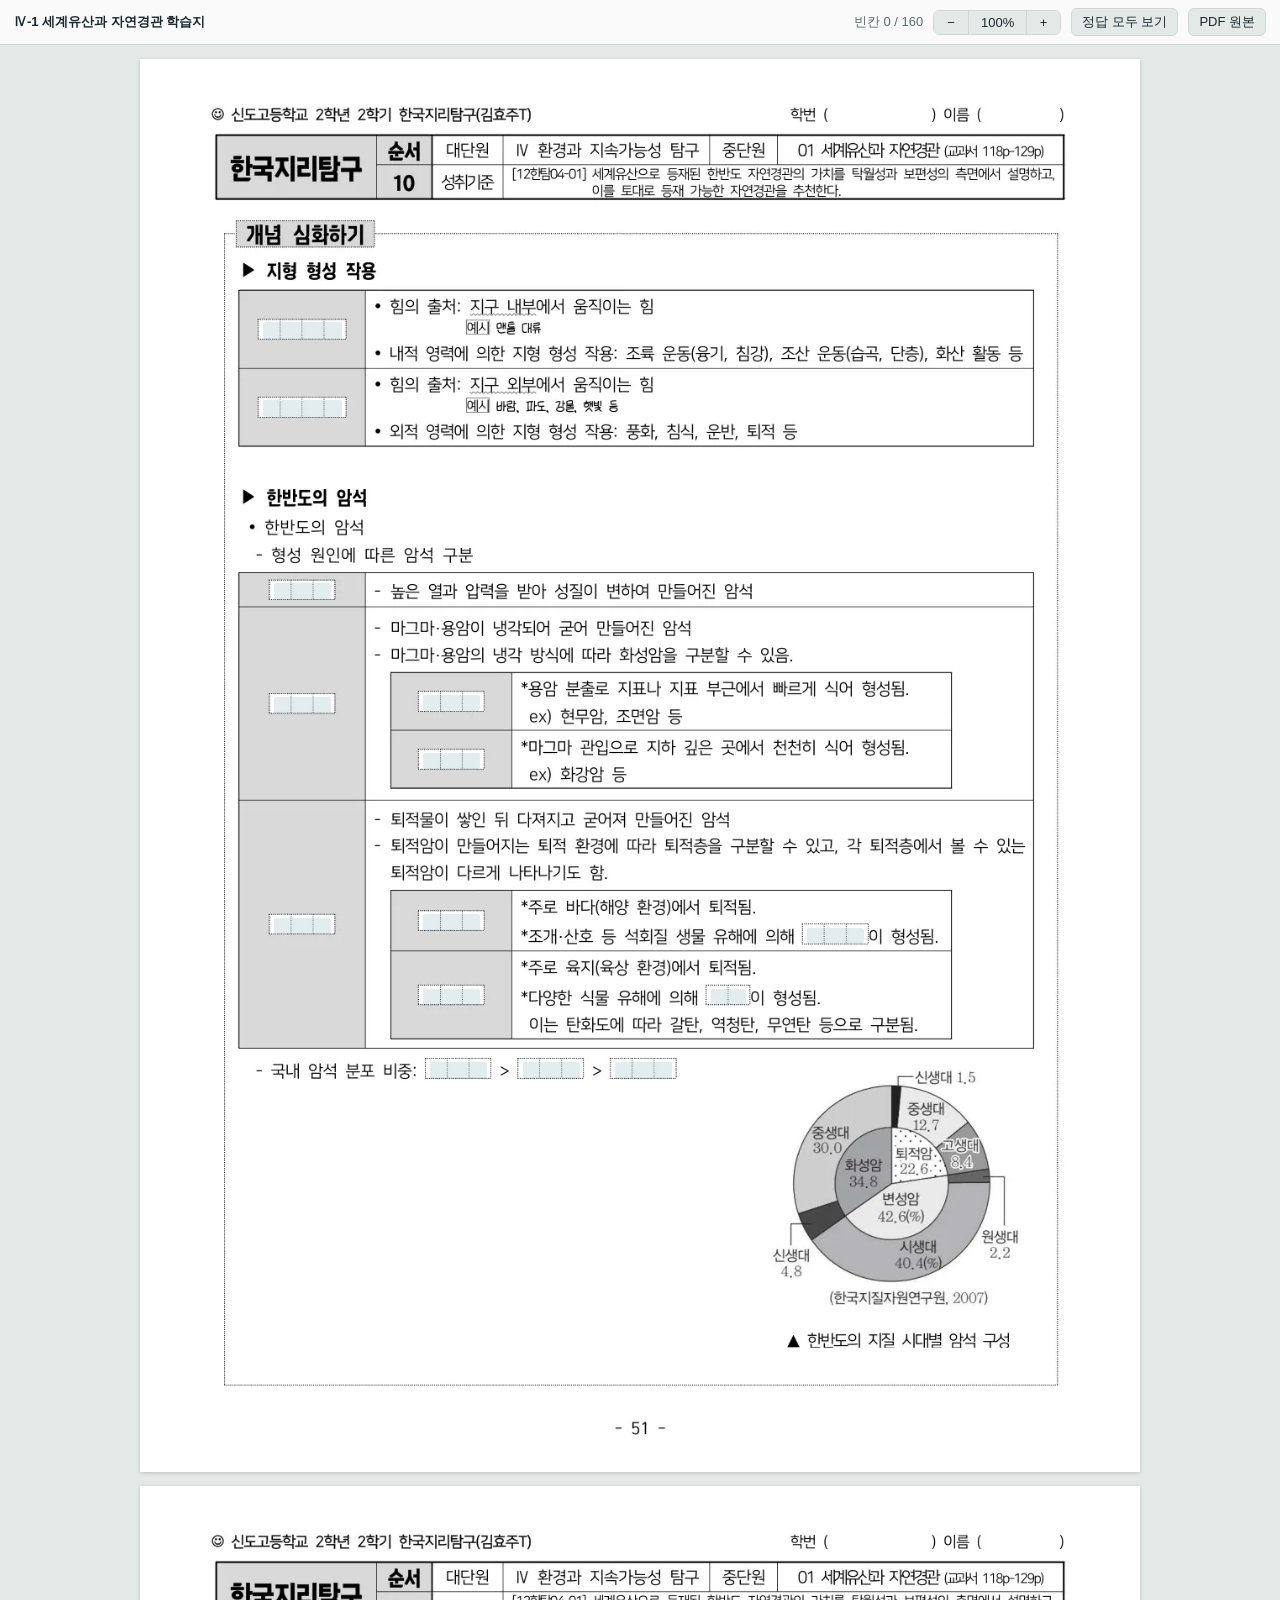
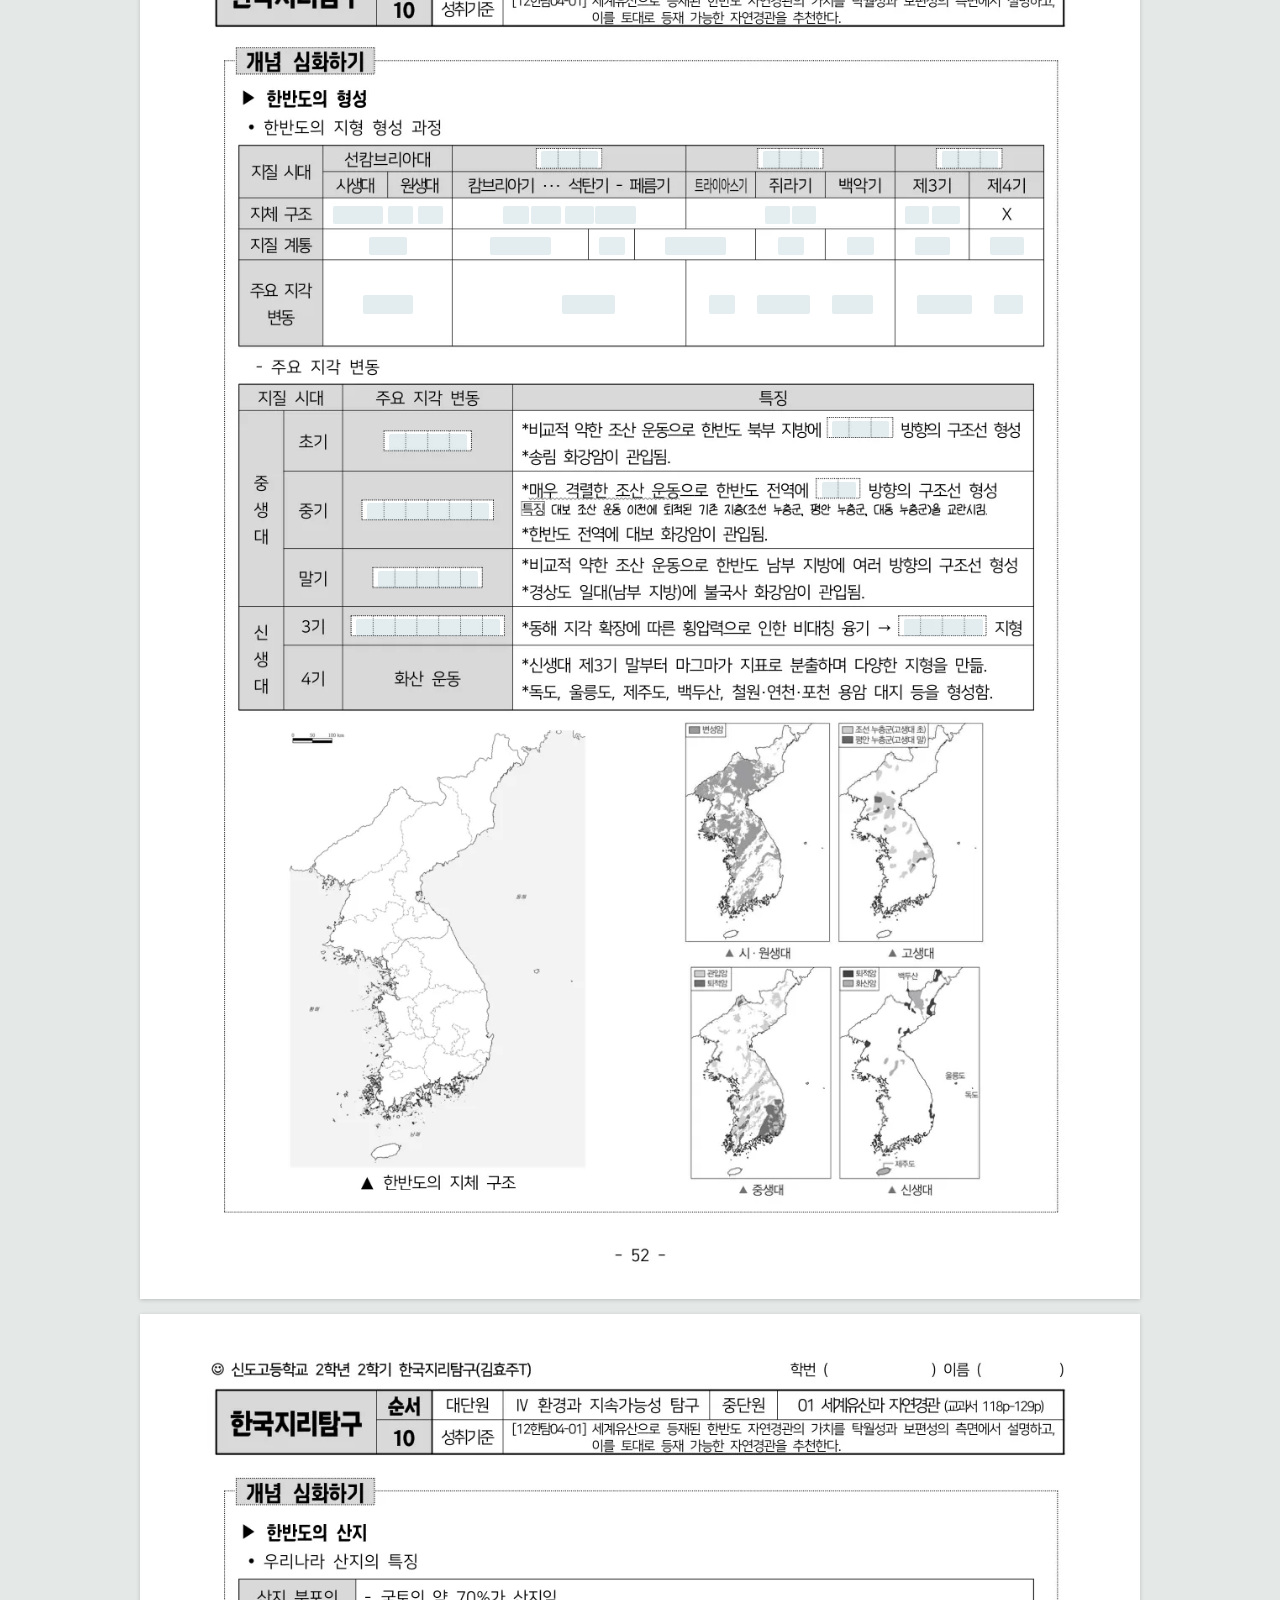
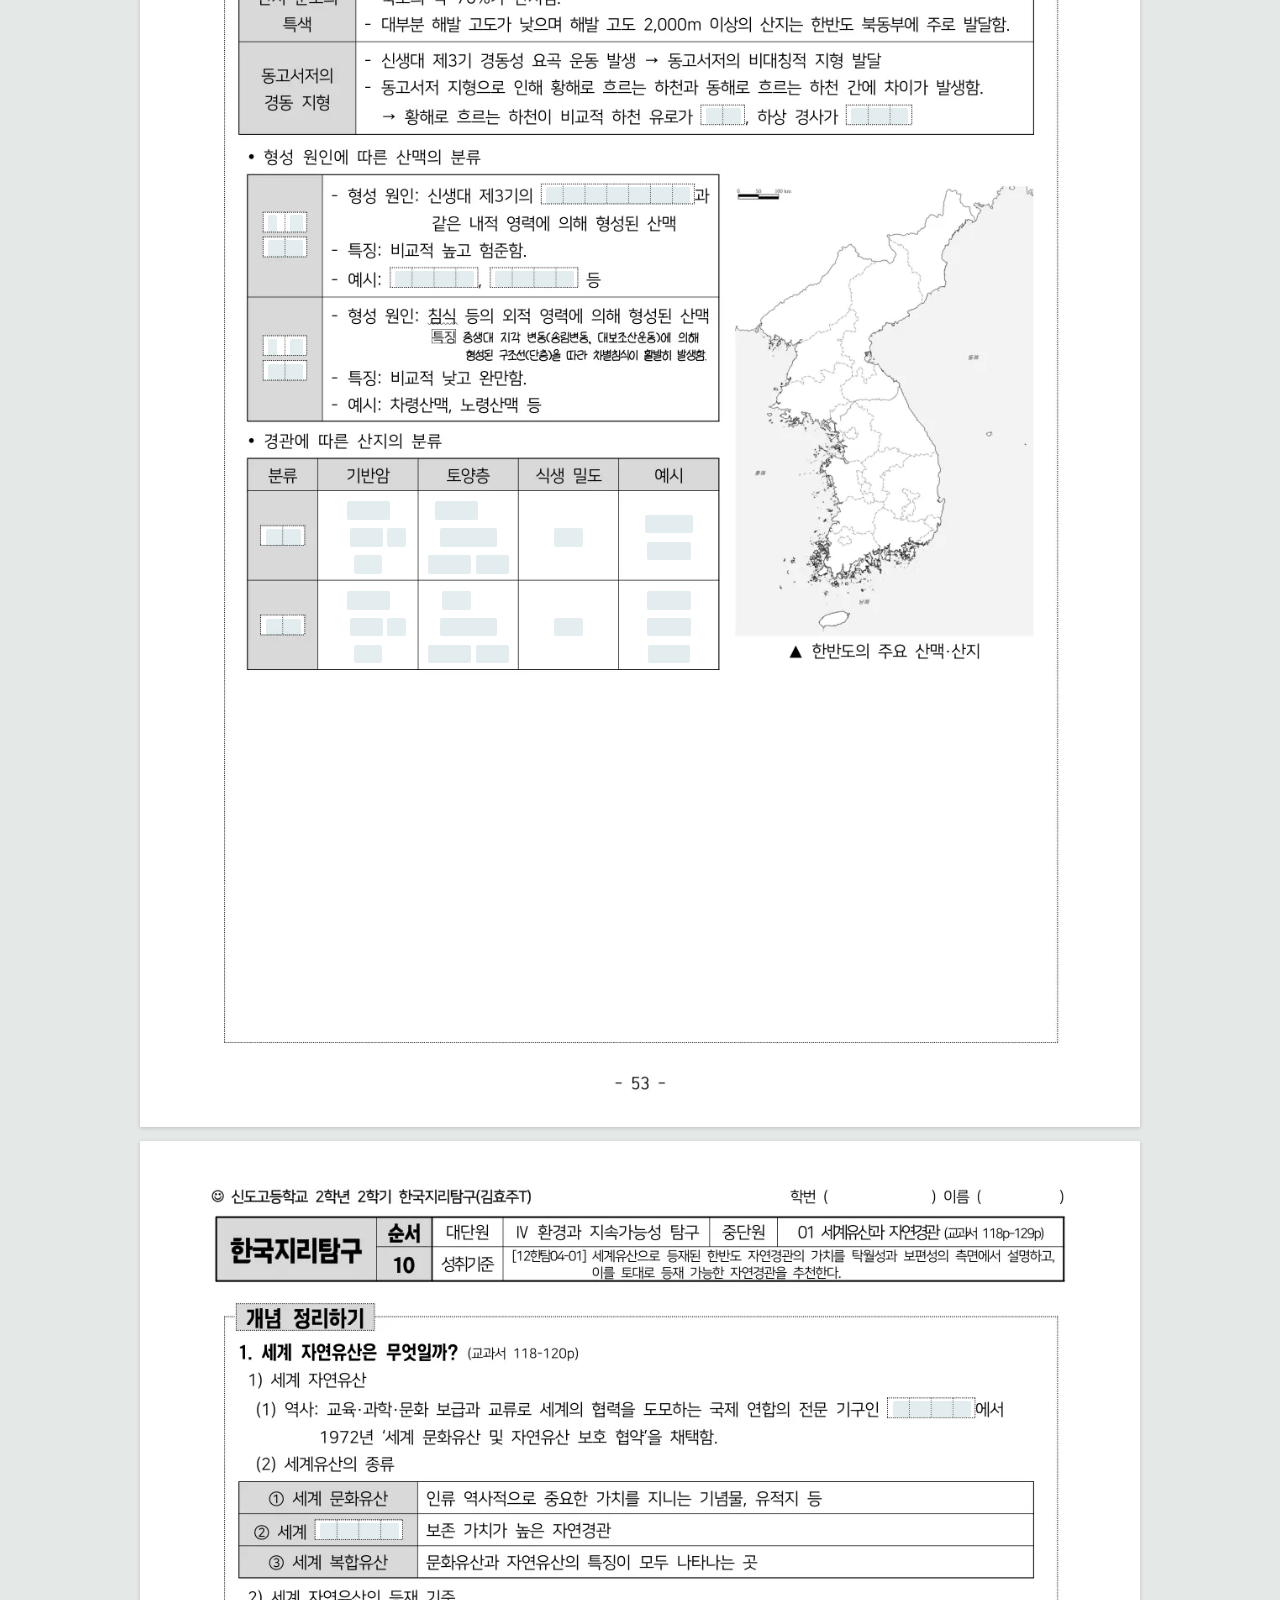
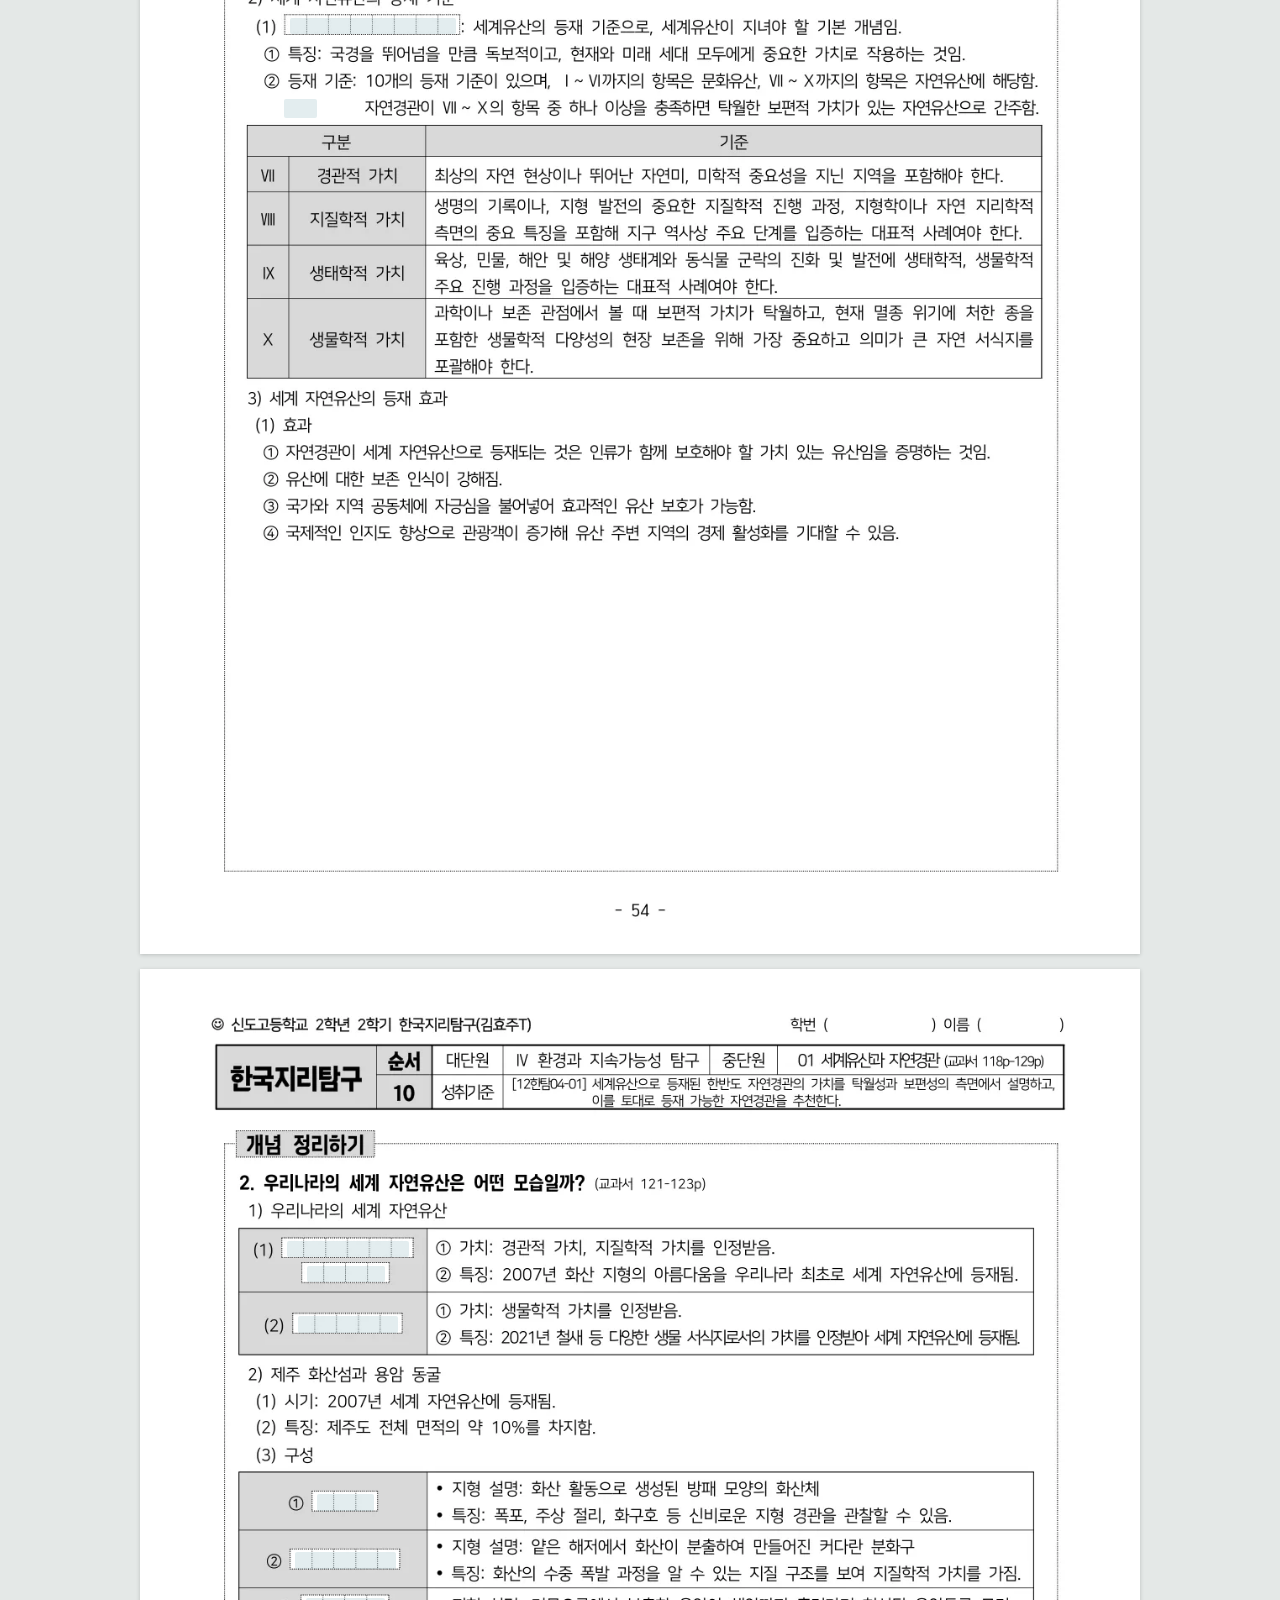
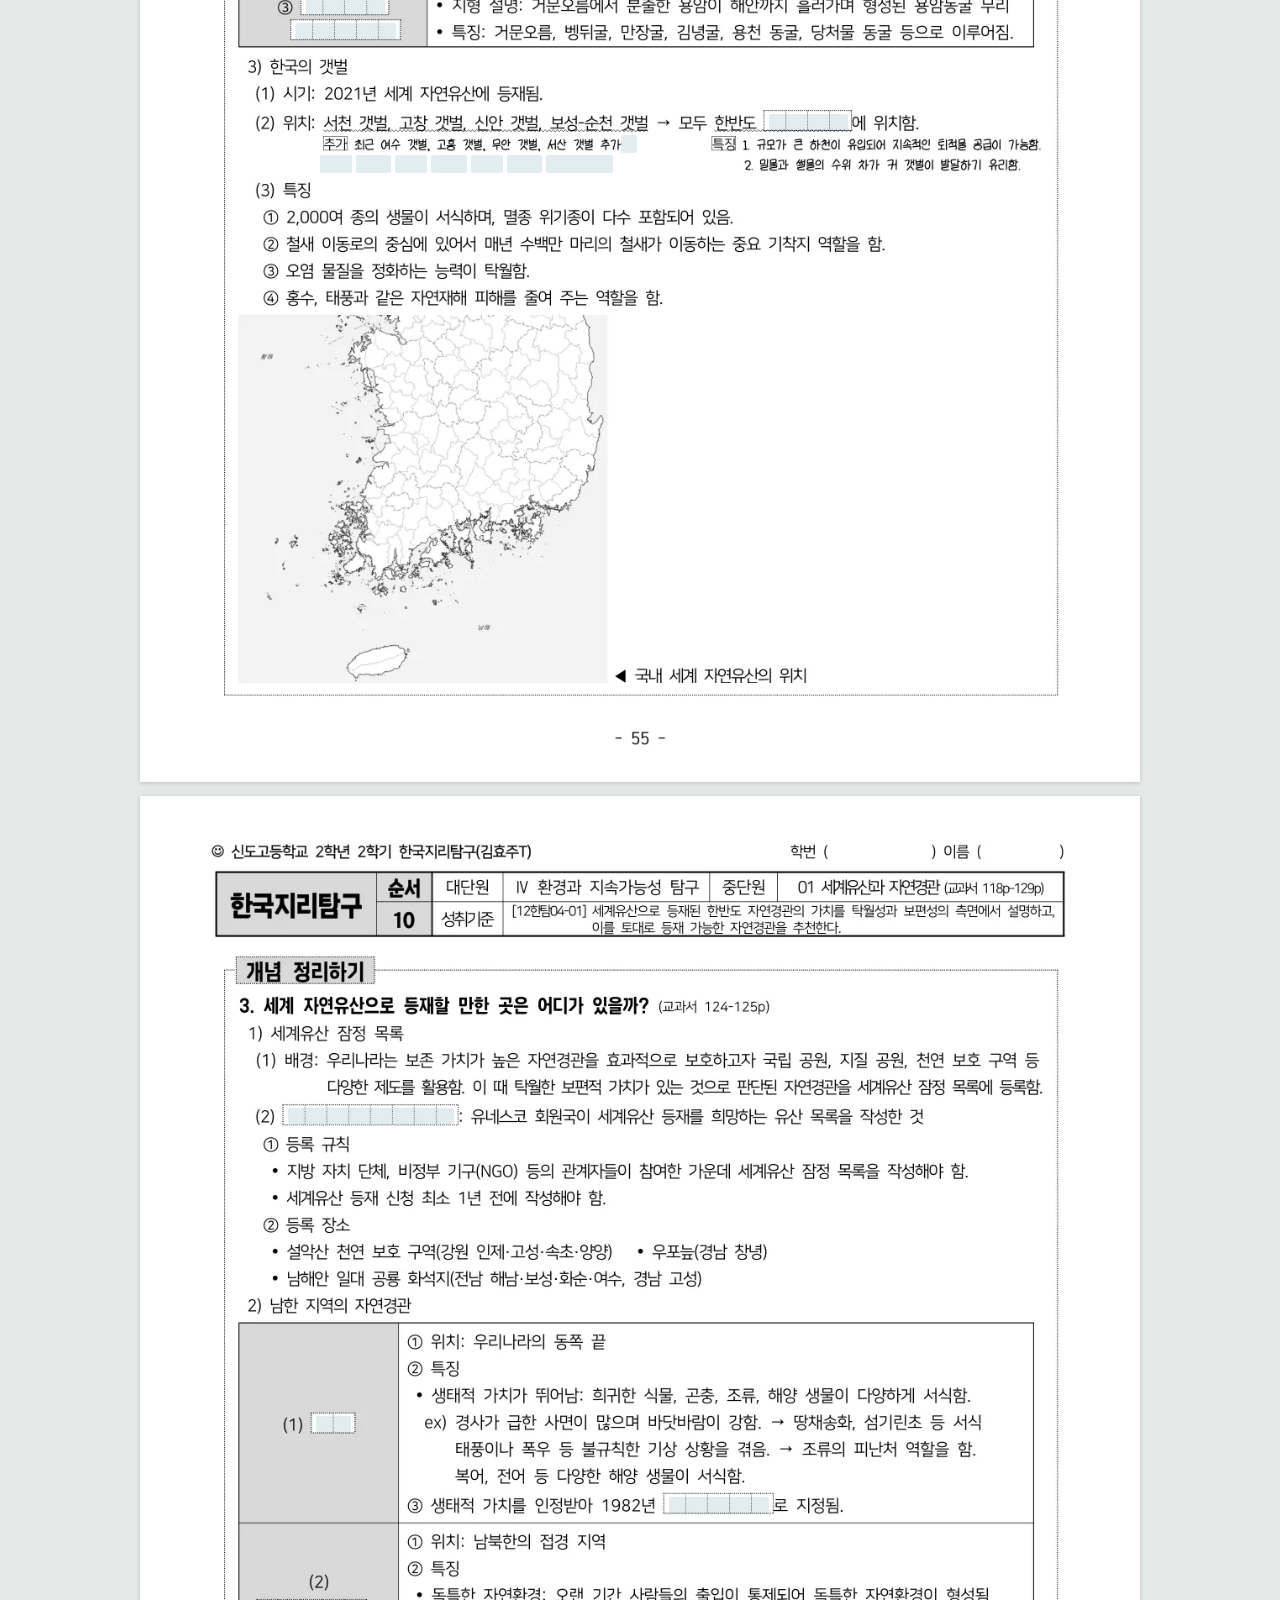
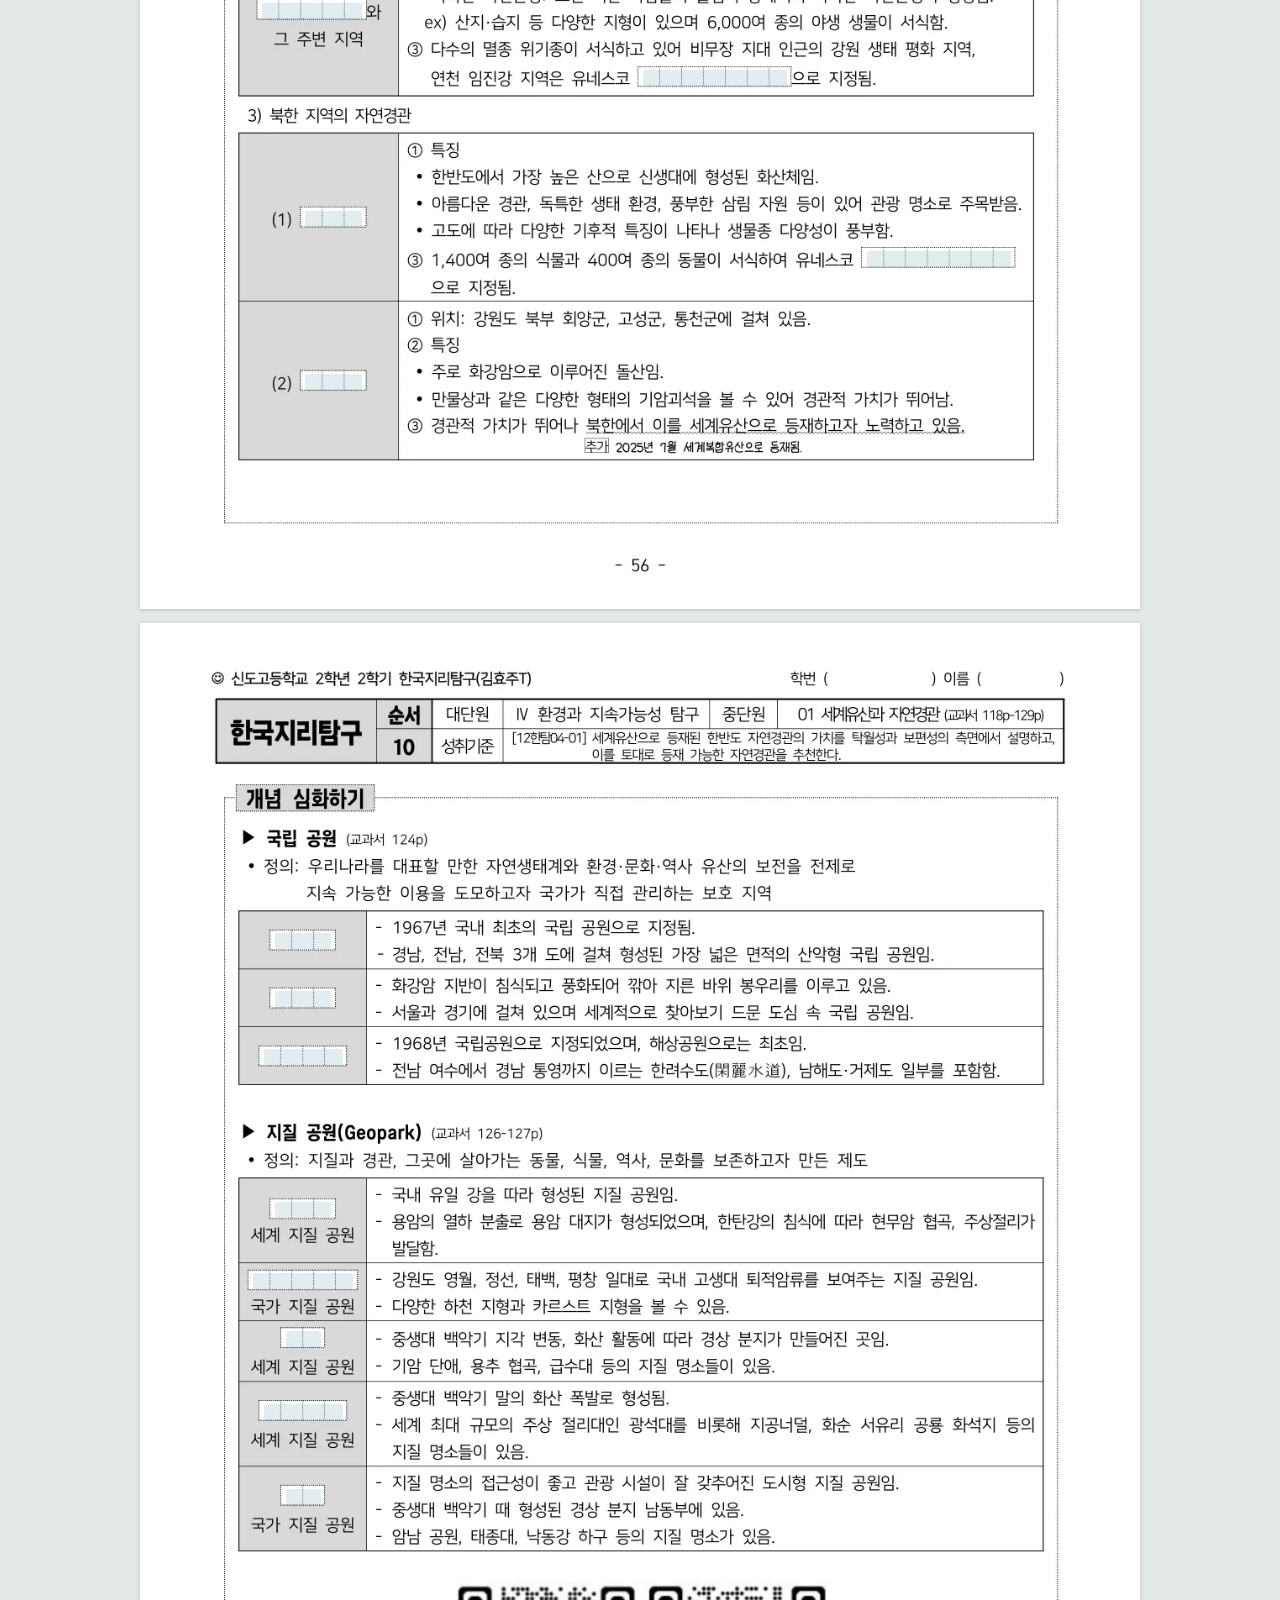
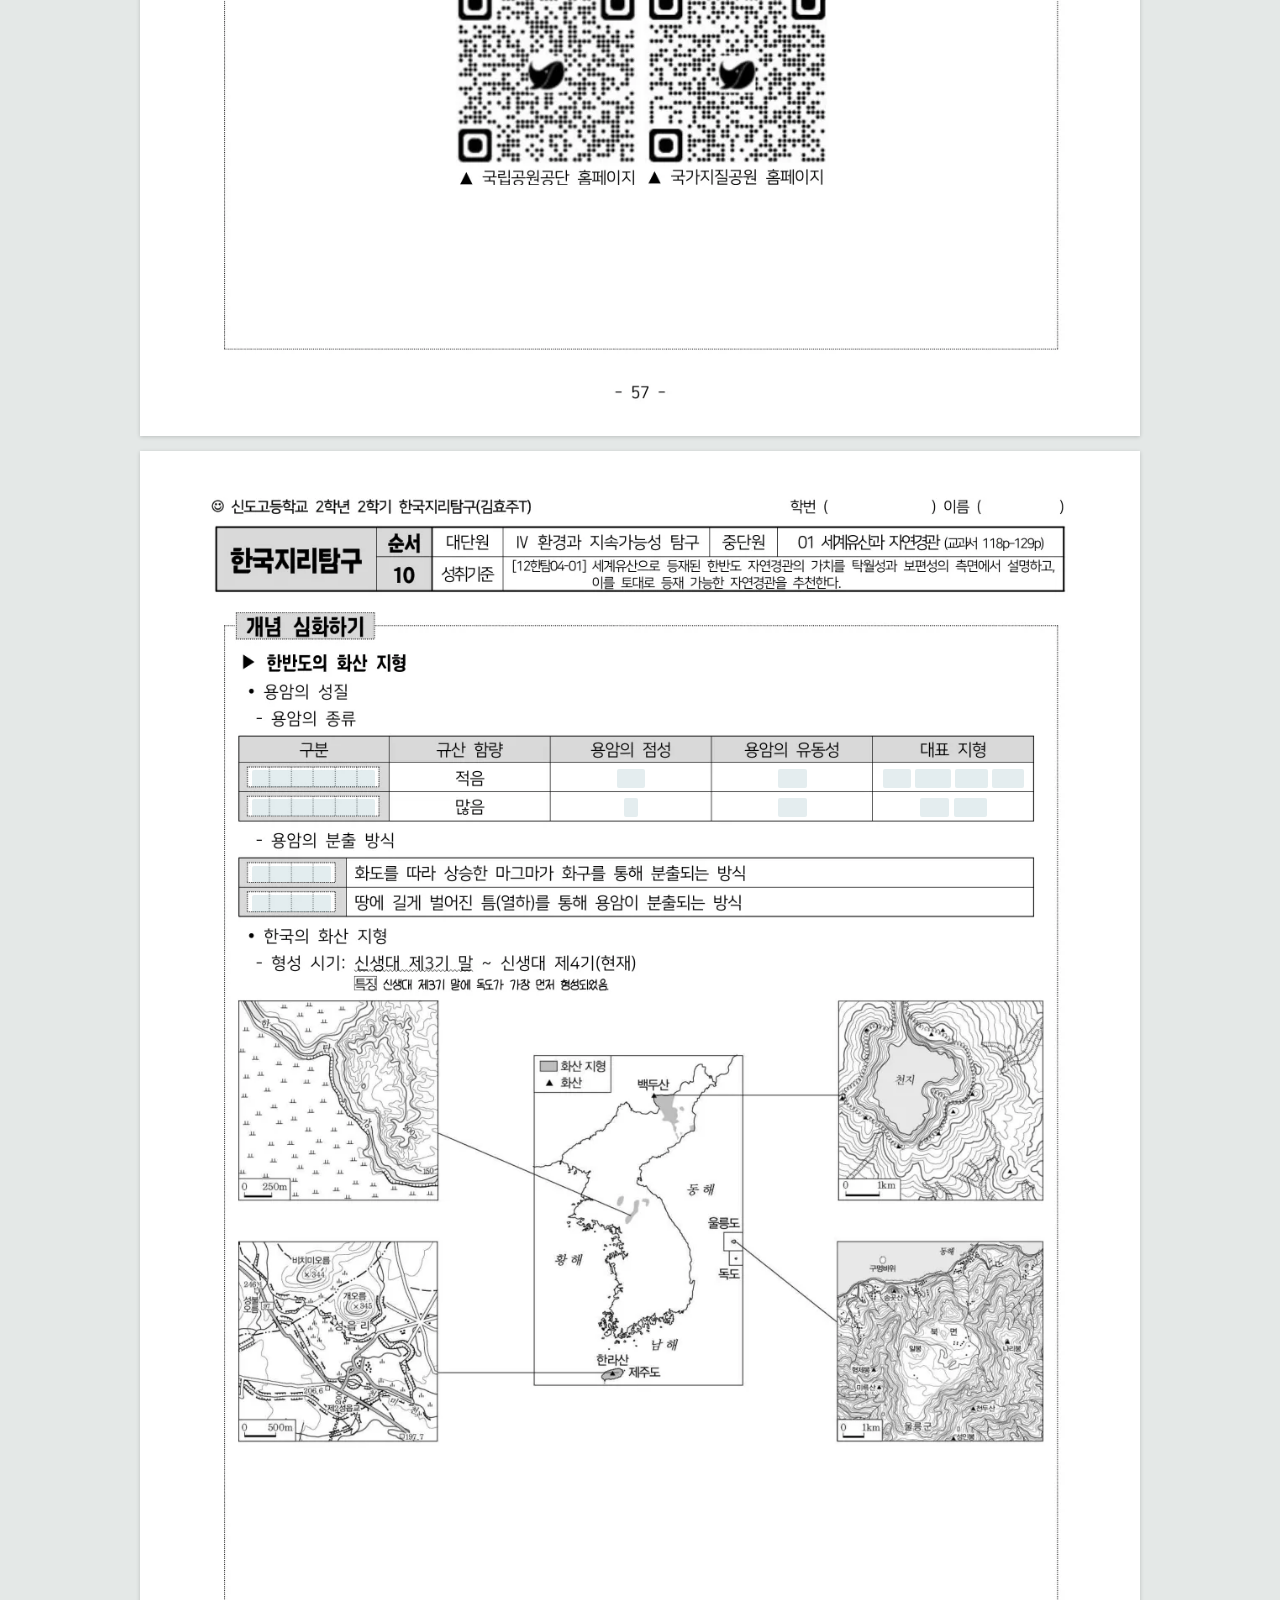
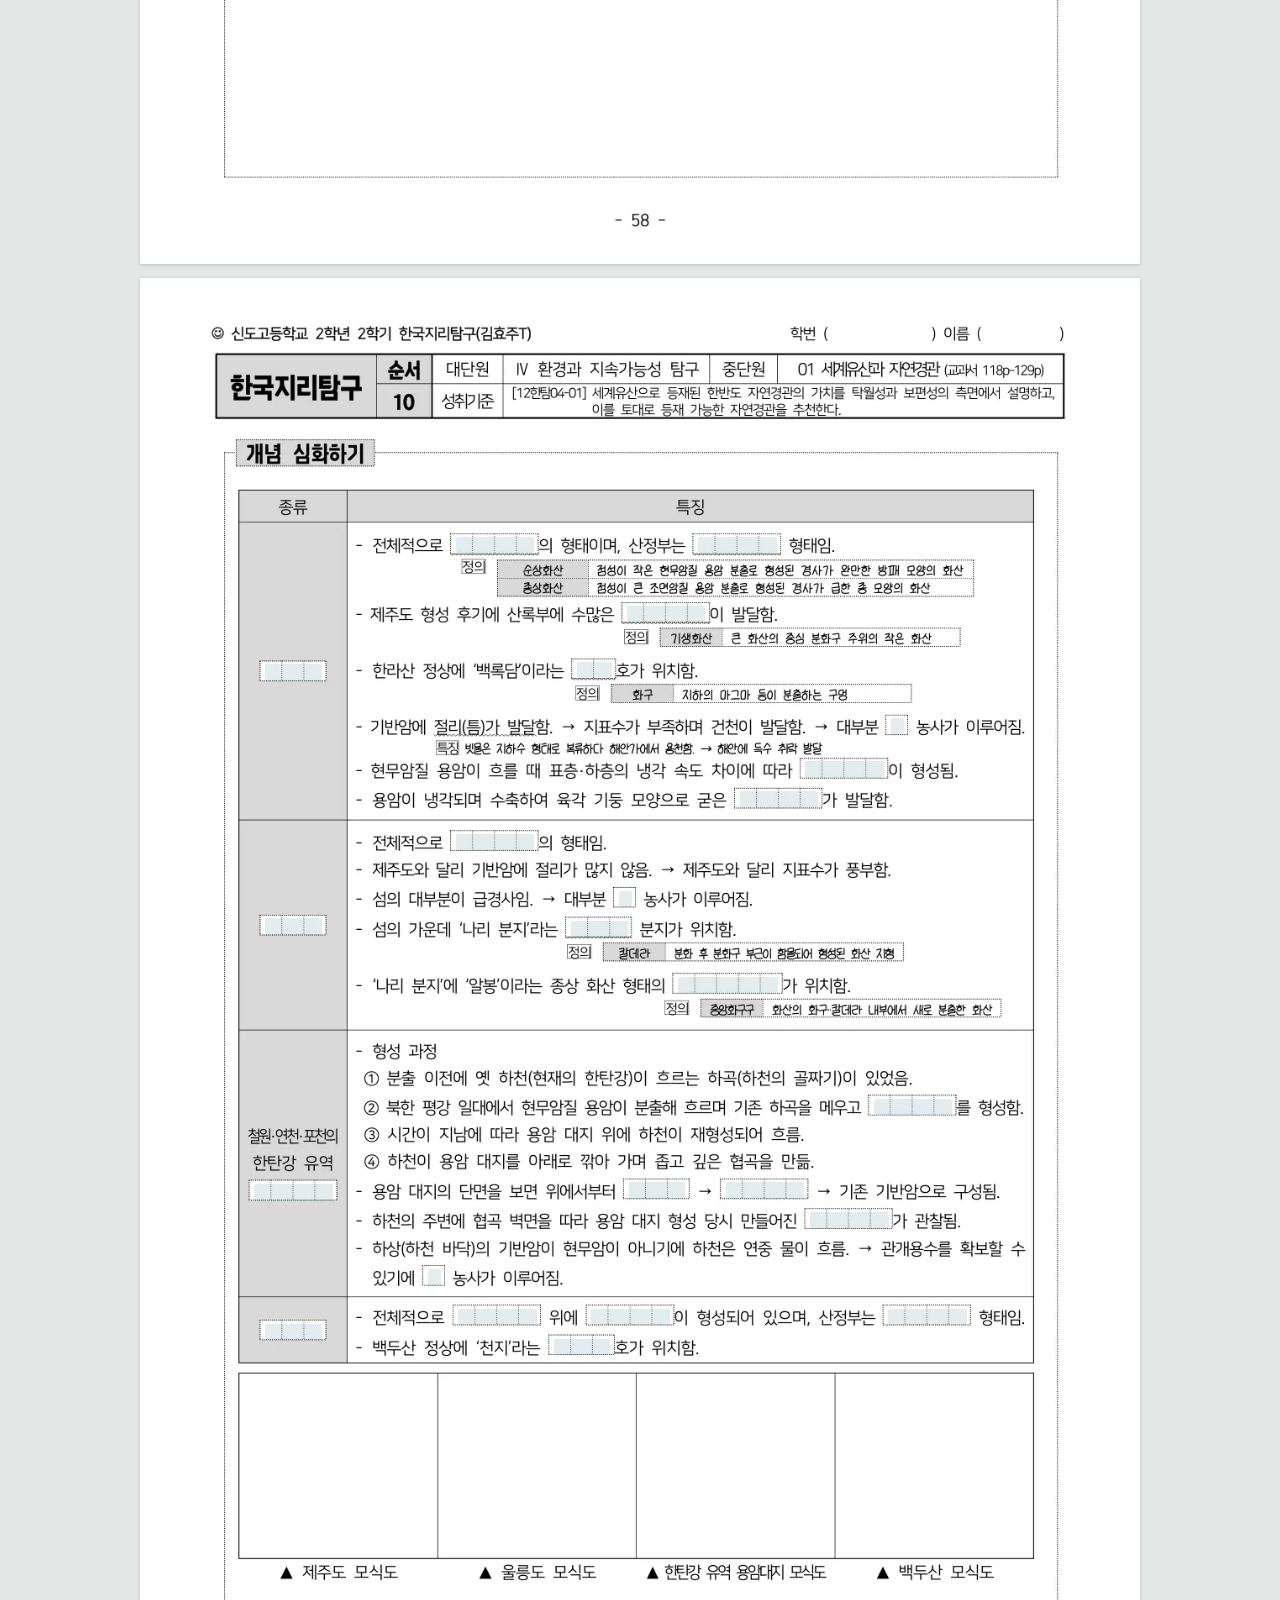
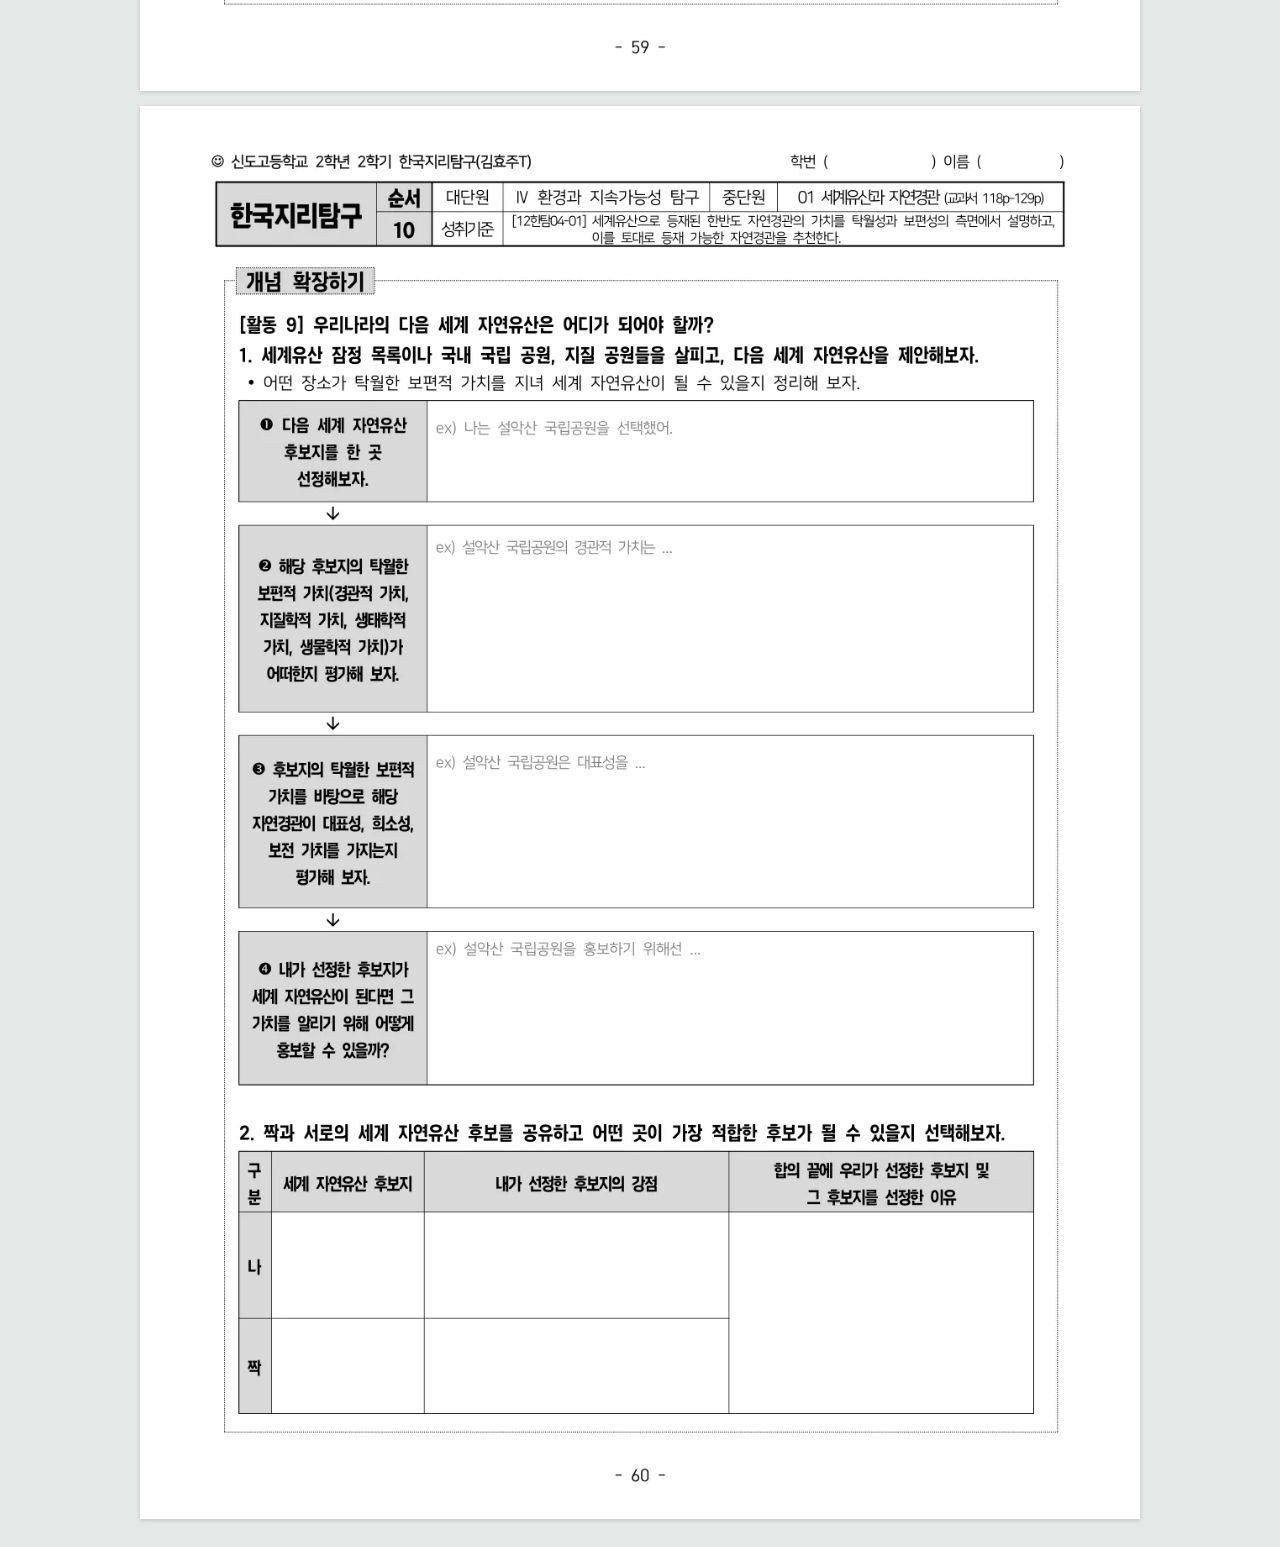
<file: 4-1/worksheet.html>
<!doctype html>
<html lang="ko">
<head>
<meta charset="utf-8">
<meta name="viewport" content="width=device-width, initial-scale=1">
<title>Ⅳ-1 세계유산과 자연경관 학습지</title>
<link rel="stylesheet" href="../common/sheet.css">
</head>
<body>
<div class="sheet-bar">
  <span class="sheet-title">Ⅳ-1 세계유산과 자연경관 학습지</span>
  <span class="sheet-count" id="count"></span>
  <span class="zoom" role="group" aria-label="학습지 확대·축소"><button id="zoom-out" type="button" title="축소 (Ctrl + 휠)">−</button><button id="zoom-val" type="button" title="폭에 맞추기">100%</button><button id="zoom-in" type="button" title="확대 (Ctrl + 휠)">+</button></span>
  <button id="toggle-all" type="button">정답 모두 보기</button>
  <a href="worksheet.pdf" target="_blank" rel="noopener">PDF 원본</a>
</div>
<main id="pages"></main>
<script>window.SHEET = [{"img": "page-1.webp", "ratio": 1.4134, "answers": [{"t": "내적영력", "x": 12.32, "y": 18.61, "w": 7.88, "h": 1.18, "s": 1.513}, {"t": "외적영력", "x": 12.32, "y": 24.15, "w": 7.88, "h": 1.18, "s": 1.513}, {"t": "변성암", "x": 13.41, "y": 37.07, "w": 5.68, "h": 1.18, "s": 1.513}, {"t": "화성암", "x": 13.41, "y": 45.12, "w": 5.68, "h": 1.18, "s": 1.513}, {"t": "화산암", "x": 28.34, "y": 44.98, "w": 5.68, "h": 1.18, "s": 1.513}, {"t": "심성암", "x": 28.34, "y": 49.07, "w": 5.68, "h": 1.18, "s": 1.513}, {"t": "퇴적암", "x": 13.41, "y": 60.76, "w": 5.68, "h": 1.18, "s": 1.513}, {"t": "해성층", "x": 28.34, "y": 60.5, "w": 5.68, "h": 1.18, "s": 1.513}, {"t": "석회암", "x": 66.74, "y": 61.46, "w": 5.7, "h": 1.18, "s": 1.513}, {"t": "육성층", "x": 28.34, "y": 65.77, "w": 5.68, "h": 1.18, "s": 1.513}, {"t": "석탄", "x": 57.14, "y": 65.77, "w": 3.48, "h": 1.18, "s": 1.513}, {"t": "변성암", "x": 29.02, "y": 70.98, "w": 5.68, "h": 1.18, "s": 1.513}, {"t": "화성암", "x": 38.28, "y": 70.98, "w": 5.68, "h": 1.18, "s": 1.513}, {"t": "퇴적암", "x": 47.54, "y": 70.98, "w": 5.7, "h": 1.18, "s": 1.513}]}, {"img": "page-2.webp", "ratio": 1.4134, "answers": [{"t": "고생대", "x": 40.11, "y": 18.77, "w": 5.68, "h": 1.18, "s": 1.513}, {"t": "중생대", "x": 62.26, "y": 18.77, "w": 5.68, "h": 1.18, "s": 1.513}, {"t": "신생대", "x": 80.17, "y": 18.77, "w": 5.68, "h": 1.18, "s": 1.513}, {"t": "평북·개마,", "x": 19.26, "y": 22.61, "w": 5.09, "h": 1.31, "s": 1.674}, {"t": "경기,", "x": 24.83, "y": 22.61, "w": 2.51, "h": 1.31, "s": 1.674}, {"t": "영남", "x": 27.81, "y": 22.61, "w": 2.49, "h": 1.31, "s": 1.674}, {"t": "평남", "x": 36.28, "y": 22.61, "w": 2.61, "h": 1.31, "s": 1.674}, {"t": "분지,", "x": 39.06, "y": 22.61, "w": 3.04, "h": 1.31, "s": 1.674}, {"t": "옥천", "x": 42.45, "y": 22.61, "w": 2.9, "h": 1.31, "s": 1.674}, {"t": "습곡대", "x": 45.49, "y": 22.61, "w": 4.09, "h": 1.31, "s": 1.674}, {"t": "경상", "x": 62.5, "y": 22.61, "w": 2.47, "h": 1.31, "s": 1.674}, {"t": "분지", "x": 65.16, "y": 22.61, "w": 2.47, "h": 1.31, "s": 1.674}, {"t": "두만,", "x": 76.48, "y": 22.61, "w": 2.39, "h": 1.31, "s": 1.674}, {"t": "길·명", "x": 79.18, "y": 22.61, "w": 2.83, "h": 1.31, "s": 1.674}, {"t": "변성암", "x": 22.87, "y": 24.81, "w": 3.8, "h": 1.31, "s": 1.674}, {"t": "조선누층군", "x": 34.95, "y": 24.81, "w": 6.18, "h": 1.31, "s": 1.674}, {"t": "결층", "x": 45.86, "y": 24.81, "w": 2.61, "h": 1.31, "s": 1.674}, {"t": "평안누층군", "x": 52.46, "y": 24.81, "w": 6.16, "h": 1.31, "s": 1.674}, {"t": "대동", "x": 63.77, "y": 24.81, "w": 2.61, "h": 1.31, "s": 1.674}, {"t": "경상", "x": 70.73, "y": 24.81, "w": 2.63, "h": 1.31, "s": 1.674}, {"t": "제3계", "x": 77.53, "y": 24.81, "w": 3.46, "h": 1.31, "s": 1.674}, {"t": "제4계", "x": 84.97, "y": 24.81, "w": 3.46, "h": 1.31, "s": 1.674}, {"t": "변성작용", "x": 22.29, "y": 28.96, "w": 4.99, "h": 1.31, "s": 1.674}, {"t": "조륙운동", "x": 42.23, "y": 28.96, "w": 5.26, "h": 1.31, "s": 1.674}, {"t": "송림", "x": 56.87, "y": 28.96, "w": 2.63, "h": 1.31, "s": 1.674}, {"t": "대보조산", "x": 61.71, "y": 28.96, "w": 5.26, "h": 1.31, "s": 1.674}, {"t": "불국사", "x": 69.19, "y": 28.96, "w": 4.07, "h": 1.31, "s": 1.674}, {"t": "요곡·단층", "x": 77.65, "y": 28.96, "w": 5.55, "h": 1.31, "s": 1.674}, {"t": "화산", "x": 85.43, "y": 28.96, "w": 2.9, "h": 1.31, "s": 1.674}, {"t": "송림변동", "x": 24.87, "y": 38.77, "w": 7.88, "h": 1.18, "s": 1.513}, {"t": "랴오둥", "x": 69.24, "y": 37.83, "w": 5.68, "h": 1.18, "s": 1.513}, {"t": "대보조산운동", "x": 22.69, "y": 43.67, "w": 12.25, "h": 1.18, "s": 1.513}, {"t": "중국", "x": 68.15, "y": 42.14, "w": 3.48, "h": 1.18, "s": 1.513}, {"t": "불국사변동", "x": 23.78, "y": 48.46, "w": 10.05, "h": 1.18, "s": 1.513}, {"t": "경동성요곡운동", "x": 21.6, "y": 51.88, "w": 14.43, "h": 1.18, "s": 1.513}, {"t": "동고서저", "x": 76.38, "y": 51.88, "w": 7.88, "h": 1.18, "s": 1.513}]}, {"img": "page-3.webp", "ratio": 1.4134, "answers": [{"t": "길고", "x": 56.59, "y": 27.86, "w": 3.5, "h": 1.18, "s": 1.513}, {"t": "완만함", "x": 71.13, "y": 27.86, "w": 5.68, "h": 1.18, "s": 1.513}, {"t": "1", "x": 12.79, "y": 35.48, "w": 0.91, "h": 1.18, "s": 1.513}, {"t": "차", "x": 14.98, "y": 35.48, "w": 1.3, "h": 1.18, "s": 1.513}, {"t": "산맥", "x": 12.79, "y": 37.22, "w": 3.5, "h": 1.18, "s": 1.513}, {"t": "경동성요곡운동", "x": 40.62, "y": 33.46, "w": 14.43, "h": 1.18, "s": 1.513}, {"t": "태백산맥", "x": 25.51, "y": 39.39, "w": 7.88, "h": 1.18, "s": 1.513}, {"t": "소백산맥", "x": 35.54, "y": 39.39, "w": 7.86, "h": 1.18, "s": 1.513}, {"t": "2", "x": 12.79, "y": 44.21, "w": 0.91, "h": 1.18, "s": 1.513}, {"t": "차", "x": 14.98, "y": 44.21, "w": 1.3, "h": 1.18, "s": 1.513}, {"t": "산맥", "x": 12.79, "y": 45.96, "w": 3.5, "h": 1.18, "s": 1.513}, {"t": "토산", "x": 12.56, "y": 57.66, "w": 3.5, "h": 1.18, "s": 1.513}, {"t": "변성암", "x": 20.65, "y": 55.71, "w": 4.32, "h": 1.31, "s": 1.674}, {"t": "풍화", "x": 20.99, "y": 57.61, "w": 3.3, "h": 1.31, "s": 1.674}, {"t": "시", "x": 24.72, "y": 57.61, "w": 1.87, "h": 1.31, "s": 1.674}, {"t": "점토", "x": 21.36, "y": 59.51, "w": 2.89, "h": 1.31, "s": 1.674}, {"t": "두꺼움", "x": 29.49, "y": 55.71, "w": 4.34, "h": 1.31, "s": 1.674}, {"t": "기반암의", "x": 29.95, "y": 57.61, "w": 5.78, "h": 1.31, "s": 1.674}, {"t": "노출이", "x": 28.82, "y": 59.51, "w": 4.32, "h": 1.31, "s": 1.674}, {"t": "적음", "x": 33.57, "y": 59.51, "w": 3.3, "h": 1.31, "s": 1.674}, {"t": "높음", "x": 41.43, "y": 57.61, "w": 2.89, "h": 1.31, "s": 1.674}, {"t": "지리산,", "x": 50.54, "y": 56.65, "w": 4.75, "h": 1.31, "s": 1.674}, {"t": "덕유산", "x": 50.74, "y": 58.57, "w": 4.32, "h": 1.31, "s": 1.674}, {"t": "석산", "x": 12.56, "y": 64.0, "w": 3.5, "h": 1.18, "s": 1.513}, {"t": "화강암", "x": 20.65, "y": 62.05, "w": 4.32, "h": 1.31, "s": 1.674}, {"t": "풍화", "x": 20.99, "y": 63.94, "w": 3.3, "h": 1.31, "s": 1.674}, {"t": "시", "x": 24.72, "y": 63.94, "w": 1.87, "h": 1.31, "s": 1.674}, {"t": "모래", "x": 21.36, "y": 65.86, "w": 2.89, "h": 1.31, "s": 1.674}, {"t": "얇음", "x": 30.21, "y": 62.05, "w": 2.89, "h": 1.31, "s": 1.674}, {"t": "기반암의", "x": 29.95, "y": 63.94, "w": 5.78, "h": 1.31, "s": 1.674}, {"t": "노출이", "x": 28.82, "y": 65.86, "w": 4.32, "h": 1.31, "s": 1.674}, {"t": "많음", "x": 33.57, "y": 65.86, "w": 3.3, "h": 1.31, "s": 1.674}, {"t": "낮음", "x": 41.43, "y": 63.94, "w": 2.89, "h": 1.31, "s": 1.674}, {"t": "설악산,", "x": 50.66, "y": 62.05, "w": 4.48, "h": 1.31, "s": 1.674}, {"t": "금강산,", "x": 50.66, "y": 63.94, "w": 4.48, "h": 1.31, "s": 1.674}, {"t": "북한산", "x": 50.82, "y": 65.86, "w": 4.16, "h": 1.31, "s": 1.674}]}, {"img": "page-4.webp", "ratio": 1.4134, "answers": [{"t": "유네스코", "x": 75.27, "y": 18.38, "w": 7.88, "h": 1.18, "s": 1.513}, {"t": "자연유산", "x": 17.99, "y": 27.0, "w": 7.88, "h": 1.18, "s": 1.513}, {"t": "탁월한보편적가치", "x": 14.96, "y": 33.73, "w": 16.63, "h": 1.18, "s": 1.513}, {"t": "등재", "x": 14.37, "y": 39.49, "w": 3.3, "h": 1.31, "s": 1.674}]}, {"img": "page-5.webp", "ratio": 1.4134, "answers": [{"t": "제주화산섬과", "x": 14.66, "y": 19.21, "w": 12.25, "h": 1.18, "s": 1.513}, {"t": "용암동굴", "x": 16.68, "y": 20.98, "w": 7.86, "h": 1.18, "s": 1.513}, {"t": "한국의갯벌", "x": 15.77, "y": 24.57, "w": 10.05, "h": 1.18, "s": 1.513}, {"t": "한라산", "x": 17.69, "y": 37.16, "w": 5.68, "h": 1.18, "s": 1.513}, {"t": "성산일출봉", "x": 15.51, "y": 41.27, "w": 10.05, "h": 1.18, "s": 1.513}, {"t": "거문오름", "x": 16.6, "y": 44.52, "w": 7.88, "h": 1.18, "s": 1.513}, {"t": "용암동굴계", "x": 15.57, "y": 46.28, "w": 10.07, "h": 1.18, "s": 1.513}, {"t": "서남해안", "x": 62.9, "y": 52.71, "w": 7.86, "h": 1.18, "s": 1.513}, {"t": "→", "x": 48.14, "y": 54.18, "w": 1.52, "h": 1.31, "s": 1.674}, {"t": "서천", "x": 17.98, "y": 55.61, "w": 3.2, "h": 1.31, "s": 1.674}, {"t": "갯벌,", "x": 21.55, "y": 55.61, "w": 3.56, "h": 1.31, "s": 1.674}, {"t": "고창", "x": 25.53, "y": 55.61, "w": 3.22, "h": 1.31, "s": 1.674}, {"t": "갯벌,", "x": 29.1, "y": 55.61, "w": 3.58, "h": 1.31, "s": 1.674}, {"t": "신안", "x": 33.07, "y": 55.61, "w": 3.22, "h": 1.31, "s": 1.674}, {"t": "갯벌,", "x": 36.66, "y": 55.61, "w": 3.56, "h": 1.31, "s": 1.674}, {"t": "보성-순천", "x": 40.63, "y": 55.61, "w": 6.65, "h": 1.31, "s": 1.674}]}, {"img": "page-6.webp", "ratio": 1.4134, "answers": [{"t": "세계유산잠정목록", "x": 14.78, "y": 22.06, "w": 16.63, "h": 1.18, "s": 1.513}, {"t": "독도", "x": 17.63, "y": 43.88, "w": 3.48, "h": 1.18, "s": 1.513}, {"t": "천연기념물", "x": 52.88, "y": 49.59, "w": 10.05, "h": 1.18, "s": 1.513}, {"t": "비무장지대", "x": 12.16, "y": 57.09, "w": 10.07, "h": 1.18, "s": 1.513}, {"t": "생물권보전지역", "x": 50.28, "y": 61.84, "w": 14.45, "h": 1.18, "s": 1.513}, {"t": "백두산", "x": 16.52, "y": 71.8, "w": 5.7, "h": 1.18, "s": 1.513}, {"t": "생물권보전지역", "x": 72.69, "y": 74.66, "w": 14.43, "h": 1.18, "s": 1.513}, {"t": "금강산", "x": 16.52, "y": 83.38, "w": 5.7, "h": 1.18, "s": 1.513}]}, {"img": "page-7.webp", "ratio": 1.4134, "answers": [{"t": "지리산", "x": 13.47, "y": 21.92, "w": 5.68, "h": 1.18, "s": 1.513}, {"t": "북한산", "x": 13.47, "y": 26.03, "w": 5.68, "h": 1.18, "s": 1.513}, {"t": "한려해상", "x": 12.38, "y": 30.12, "w": 7.88, "h": 1.18, "s": 1.513}, {"t": "한탄강", "x": 13.47, "y": 40.95, "w": 5.68, "h": 1.18, "s": 1.513}, {"t": "강원고생대", "x": 11.29, "y": 46.01, "w": 10.05, "h": 1.18, "s": 1.513}, {"t": "청송", "x": 14.58, "y": 50.1, "w": 3.48, "h": 1.18, "s": 1.513}, {"t": "무등산권", "x": 12.38, "y": 55.25, "w": 7.88, "h": 1.18, "s": 1.513}, {"t": "부산", "x": 14.58, "y": 61.26, "w": 3.48, "h": 1.18, "s": 1.513}]}, {"img": "page-8.webp", "ratio": 1.4134, "answers": [{"t": "현무암질용암", "x": 11.23, "y": 22.56, "w": 12.25, "h": 1.18, "s": 1.513}, {"t": "작음", "x": 47.66, "y": 22.51, "w": 2.89, "h": 1.31, "s": 1.674}, {"t": "높음", "x": 63.79, "y": 22.51, "w": 2.87, "h": 1.31, "s": 1.674}, {"t": "용암", "x": 74.3, "y": 22.51, "w": 2.83, "h": 1.31, "s": 1.674}, {"t": "대지,", "x": 77.52, "y": 22.51, "w": 3.62, "h": 1.31, "s": 1.674}, {"t": "순상", "x": 81.53, "y": 22.51, "w": 3.24, "h": 1.31, "s": 1.674}, {"t": "화산", "x": 85.16, "y": 22.51, "w": 3.24, "h": 1.31, "s": 1.674}, {"t": "조면암질용암", "x": 11.23, "y": 24.63, "w": 12.25, "h": 1.18, "s": 1.513}, {"t": "큼", "x": 48.38, "y": 24.58, "w": 1.44, "h": 1.31, "s": 1.674}, {"t": "낮음", "x": 63.79, "y": 24.58, "w": 2.87, "h": 1.31, "s": 1.674}, {"t": "종상", "x": 78.03, "y": 24.58, "w": 2.89, "h": 1.31, "s": 1.674}, {"t": "화산", "x": 81.35, "y": 24.58, "w": 3.3, "h": 1.31, "s": 1.674}, {"t": "중심분출", "x": 11.23, "y": 29.33, "w": 7.88, "h": 1.18, "s": 1.513}, {"t": "열하분출", "x": 11.23, "y": 31.41, "w": 7.88, "h": 1.18, "s": 1.513}]}, {"img": "page-9.webp", "ratio": 1.4134, "answers": [{"t": "제주도", "x": 12.48, "y": 27.31, "w": 5.7, "h": 1.18, "s": 1.513}, {"t": "순상화산", "x": 31.56, "y": 18.31, "w": 7.88, "h": 1.18, "s": 1.513}, {"t": "종상화산", "x": 55.81, "y": 18.31, "w": 7.88, "h": 1.18, "s": 1.513}, {"t": "기생화산", "x": 48.67, "y": 23.18, "w": 7.88, "h": 1.18, "s": 1.513}, {"t": "화구", "x": 43.66, "y": 27.14, "w": 3.5, "h": 1.18, "s": 1.513}, {"t": "밭", "x": 75.11, "y": 31.12, "w": 1.3, "h": 1.18, "s": 1.513}, {"t": "용암동굴", "x": 66.53, "y": 34.19, "w": 7.88, "h": 1.18, "s": 1.513}, {"t": "주상절리", "x": 59.96, "y": 36.32, "w": 7.88, "h": 1.18, "s": 1.513}, {"t": "울릉도", "x": 12.48, "y": 45.31, "w": 5.7, "h": 1.18, "s": 1.513}, {"t": "종상화산", "x": 31.56, "y": 39.31, "w": 7.88, "h": 1.18, "s": 1.513}, {"t": "밭", "x": 47.86, "y": 43.34, "w": 1.3, "h": 1.18, "s": 1.513}, {"t": "칼데라", "x": 43.08, "y": 45.46, "w": 5.68, "h": 1.18, "s": 1.513}, {"t": "중앙화구구", "x": 53.79, "y": 49.43, "w": 10.05, "h": 1.18, "s": 1.513}, {"t": "용암대지", "x": 11.39, "y": 64.1, "w": 7.88, "h": 1.18, "s": 1.513}, {"t": "용암대지", "x": 73.35, "y": 58.06, "w": 7.88, "h": 1.18, "s": 1.513}, {"t": "충적층", "x": 48.87, "y": 63.98, "w": 5.68, "h": 1.18, "s": 1.513}, {"t": "현무암층", "x": 58.55, "y": 63.98, "w": 7.88, "h": 1.18, "s": 1.513}, {"t": "주상절리", "x": 66.98, "y": 66.11, "w": 7.88, "h": 1.18, "s": 1.513}, {"t": "벼", "x": 28.76, "y": 70.13, "w": 1.3, "h": 1.18, "s": 1.513}, {"t": "백두산", "x": 12.48, "y": 73.99, "w": 5.7, "h": 1.18, "s": 1.513}, {"t": "용암대지", "x": 31.78, "y": 72.93, "w": 7.88, "h": 1.18, "s": 1.513}, {"t": "순상화산", "x": 45.12, "y": 72.93, "w": 7.88, "h": 1.18, "s": 1.513}, {"t": "종상화산", "x": 74.8, "y": 72.93, "w": 7.88, "h": 1.18, "s": 1.513}, {"t": "칼데라", "x": 41.36, "y": 75.04, "w": 5.68, "h": 1.18, "s": 1.513}]}, {"img": "page-10.webp", "ratio": 1.4134, "answers": []}];</script>
<script src="../common/sheet.js"></script>
</body>
</html>
</file>
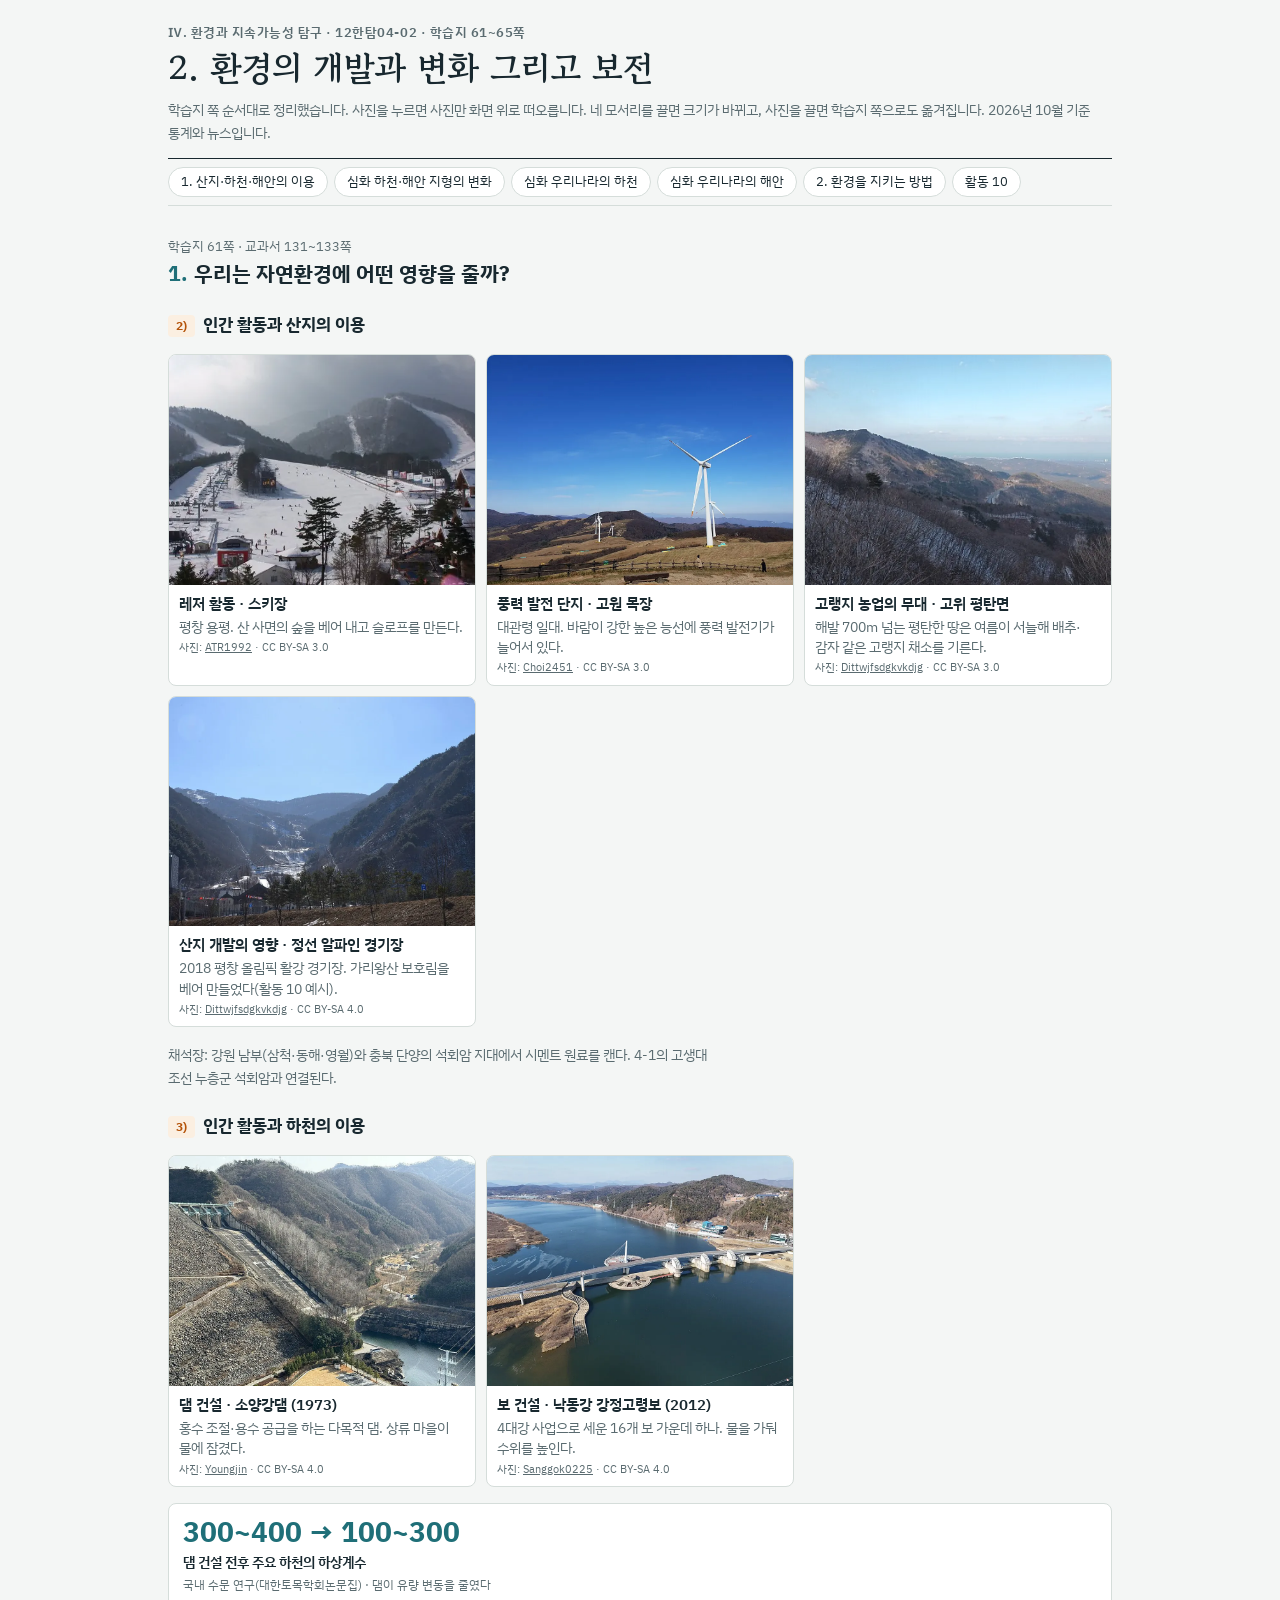
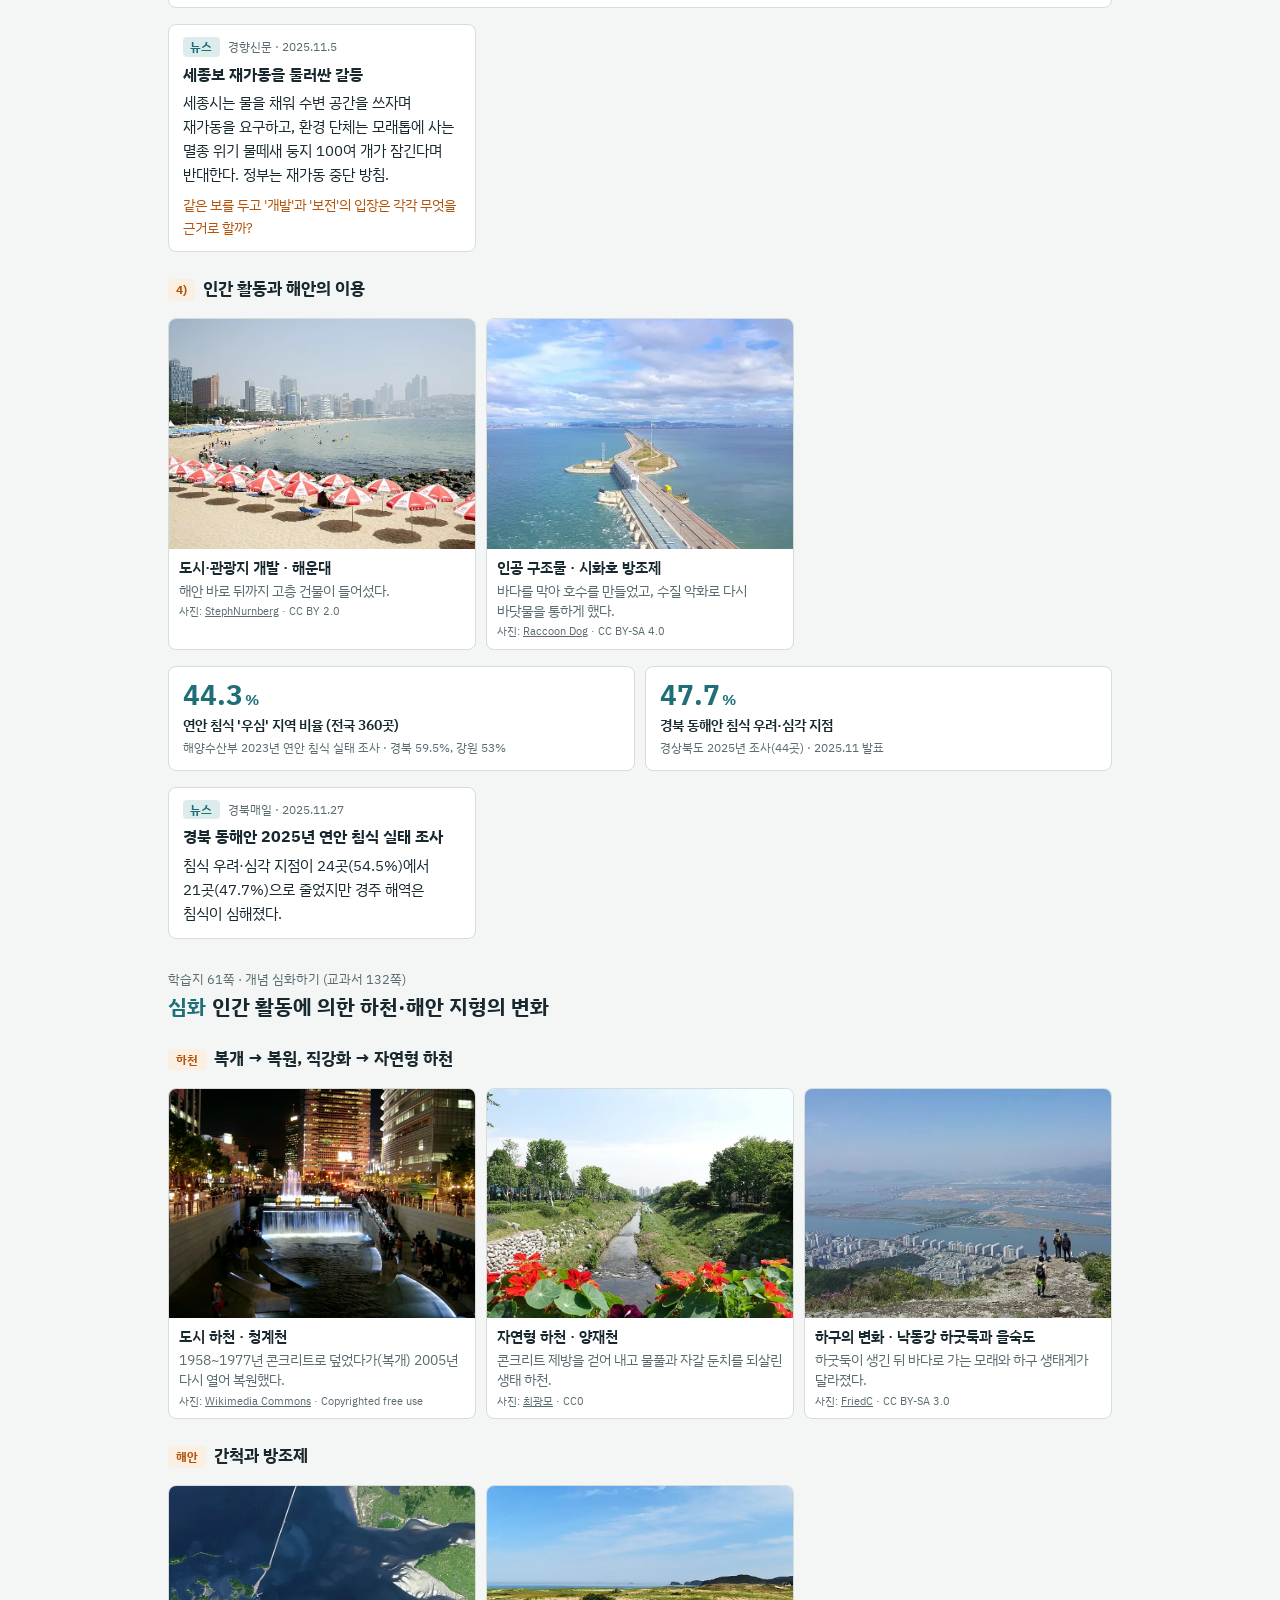
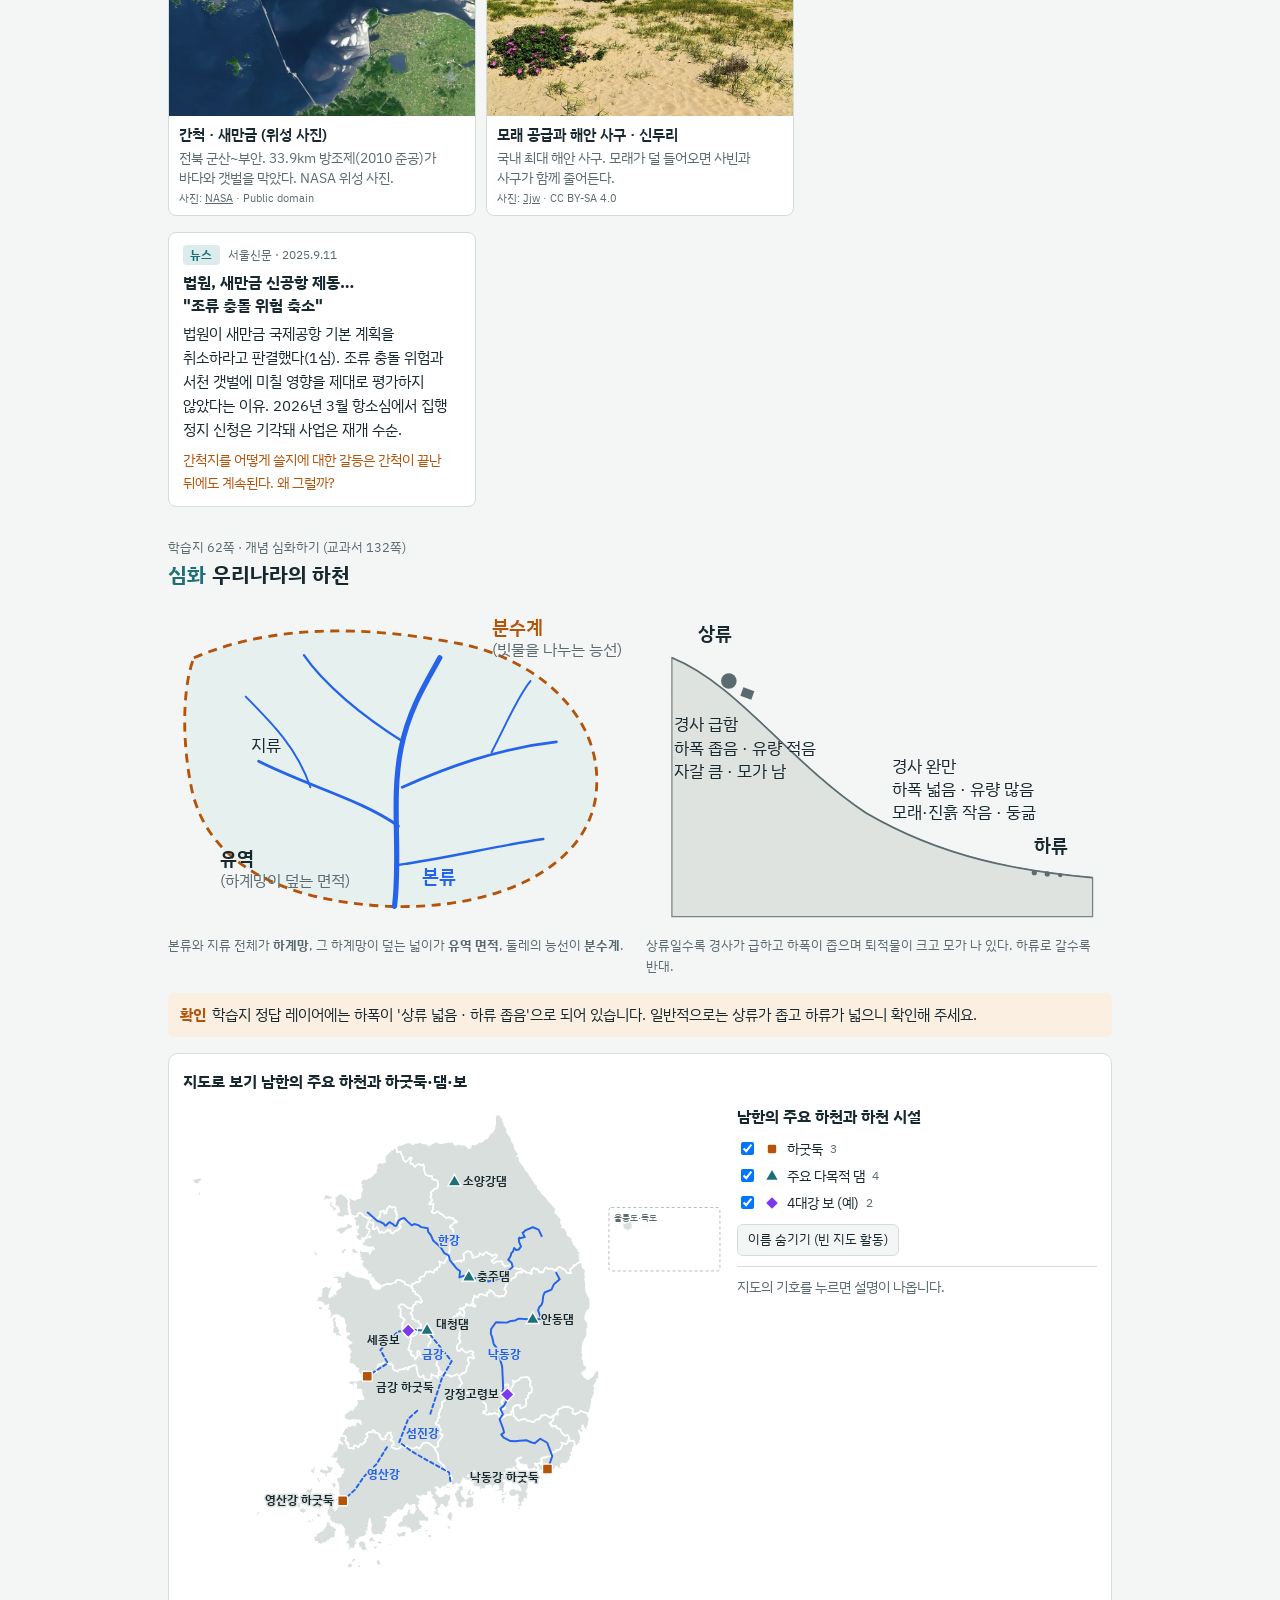
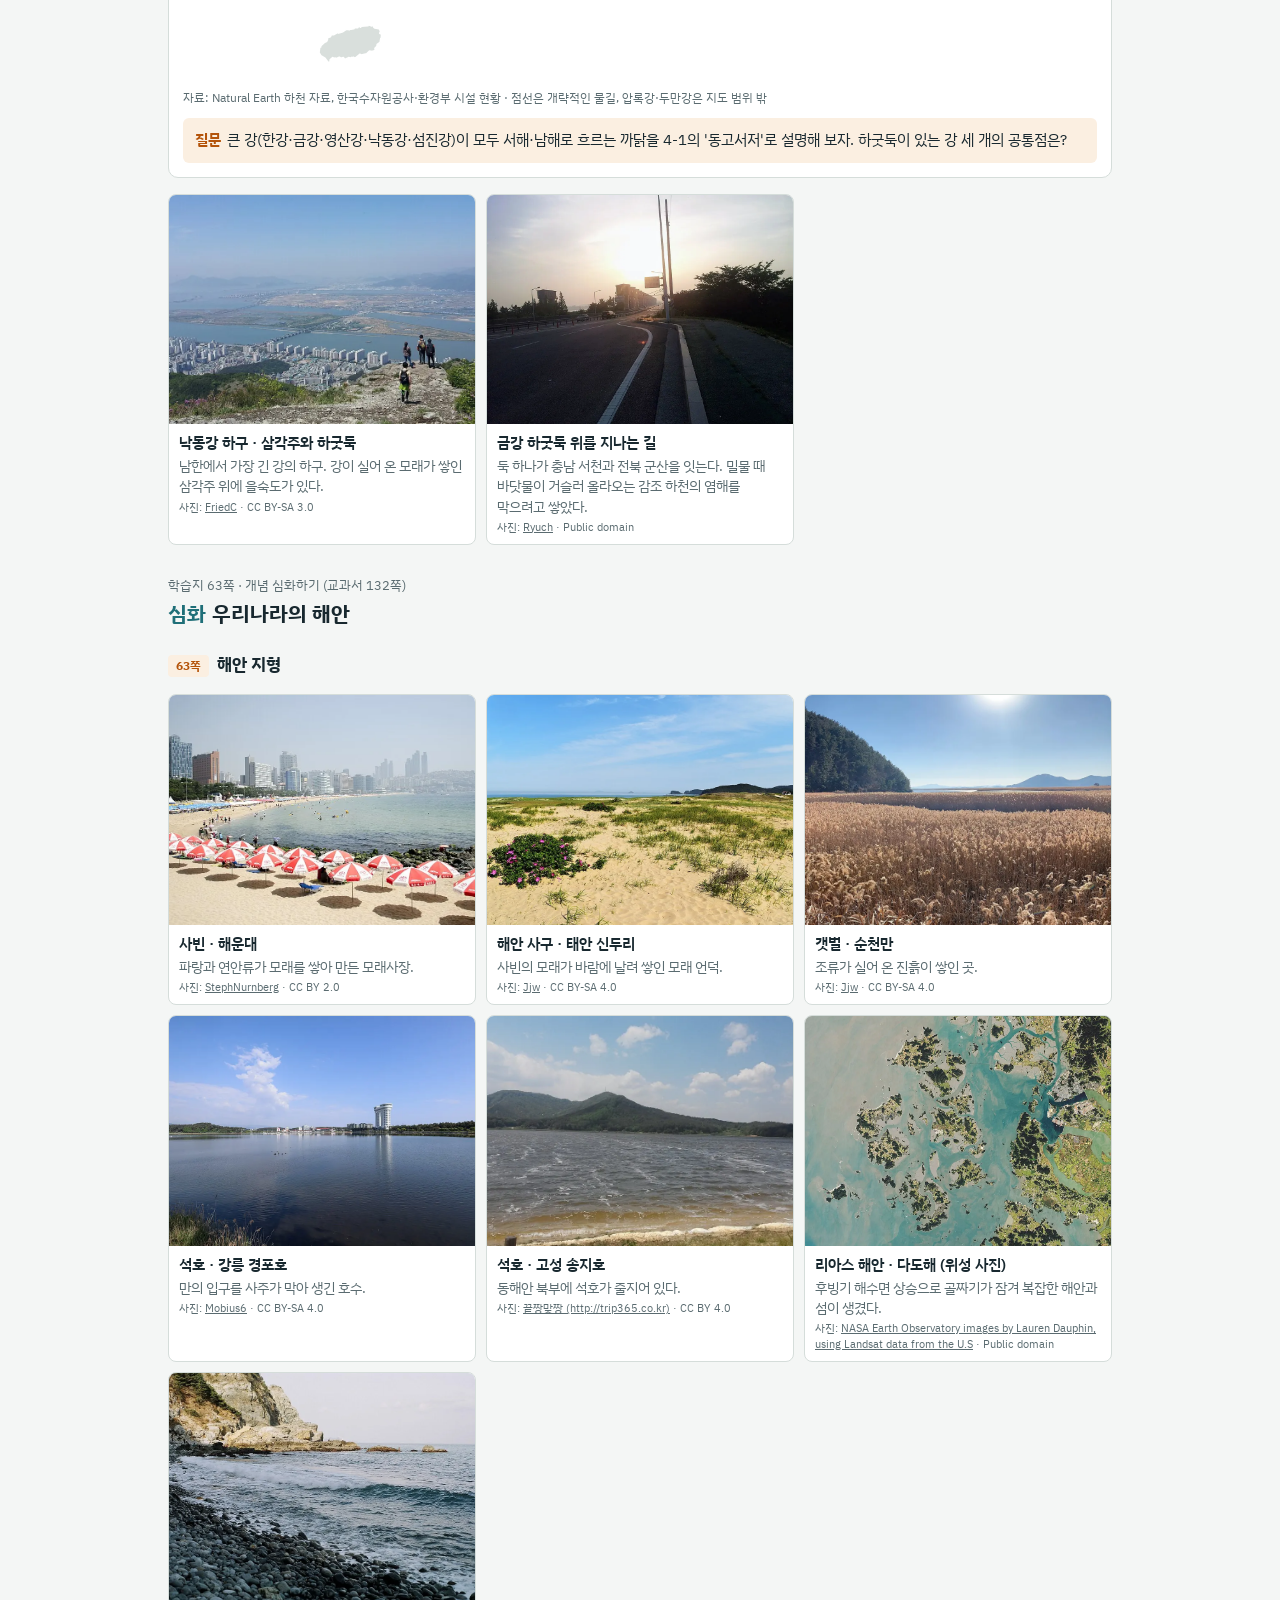
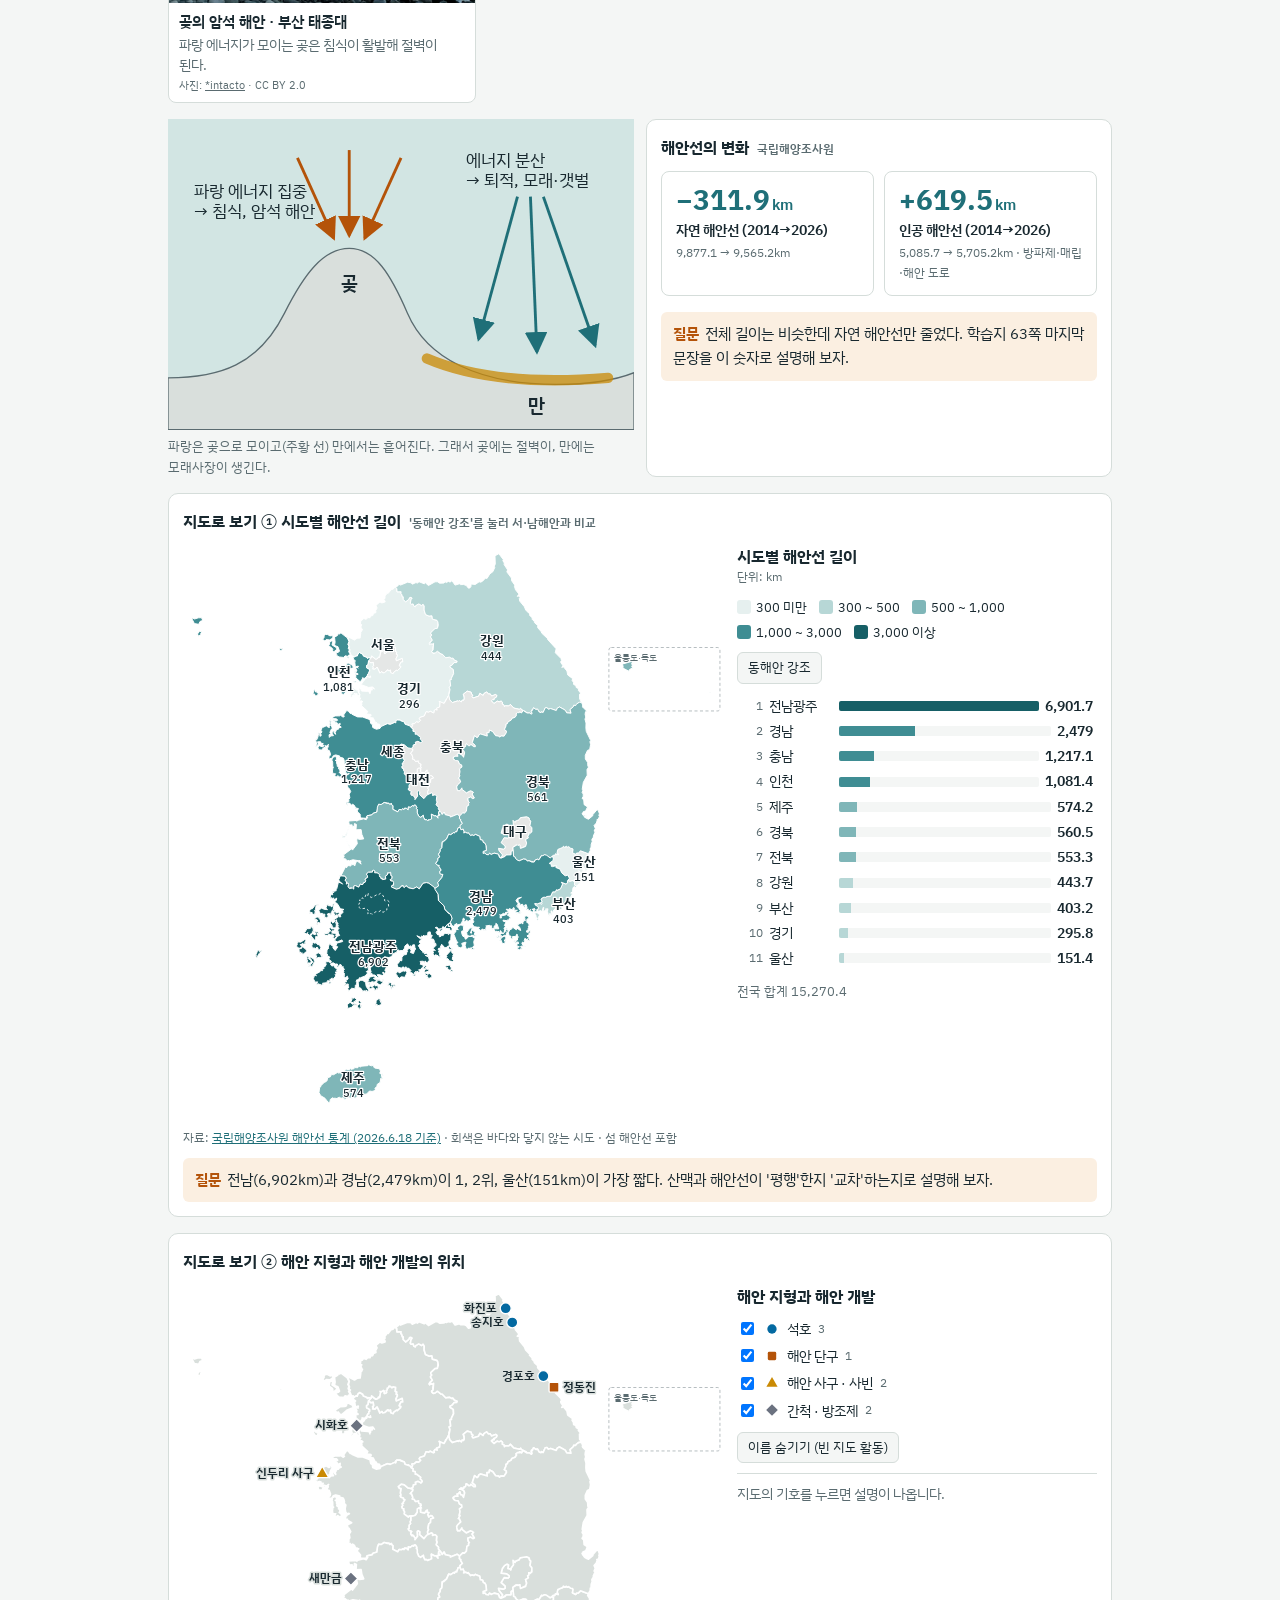
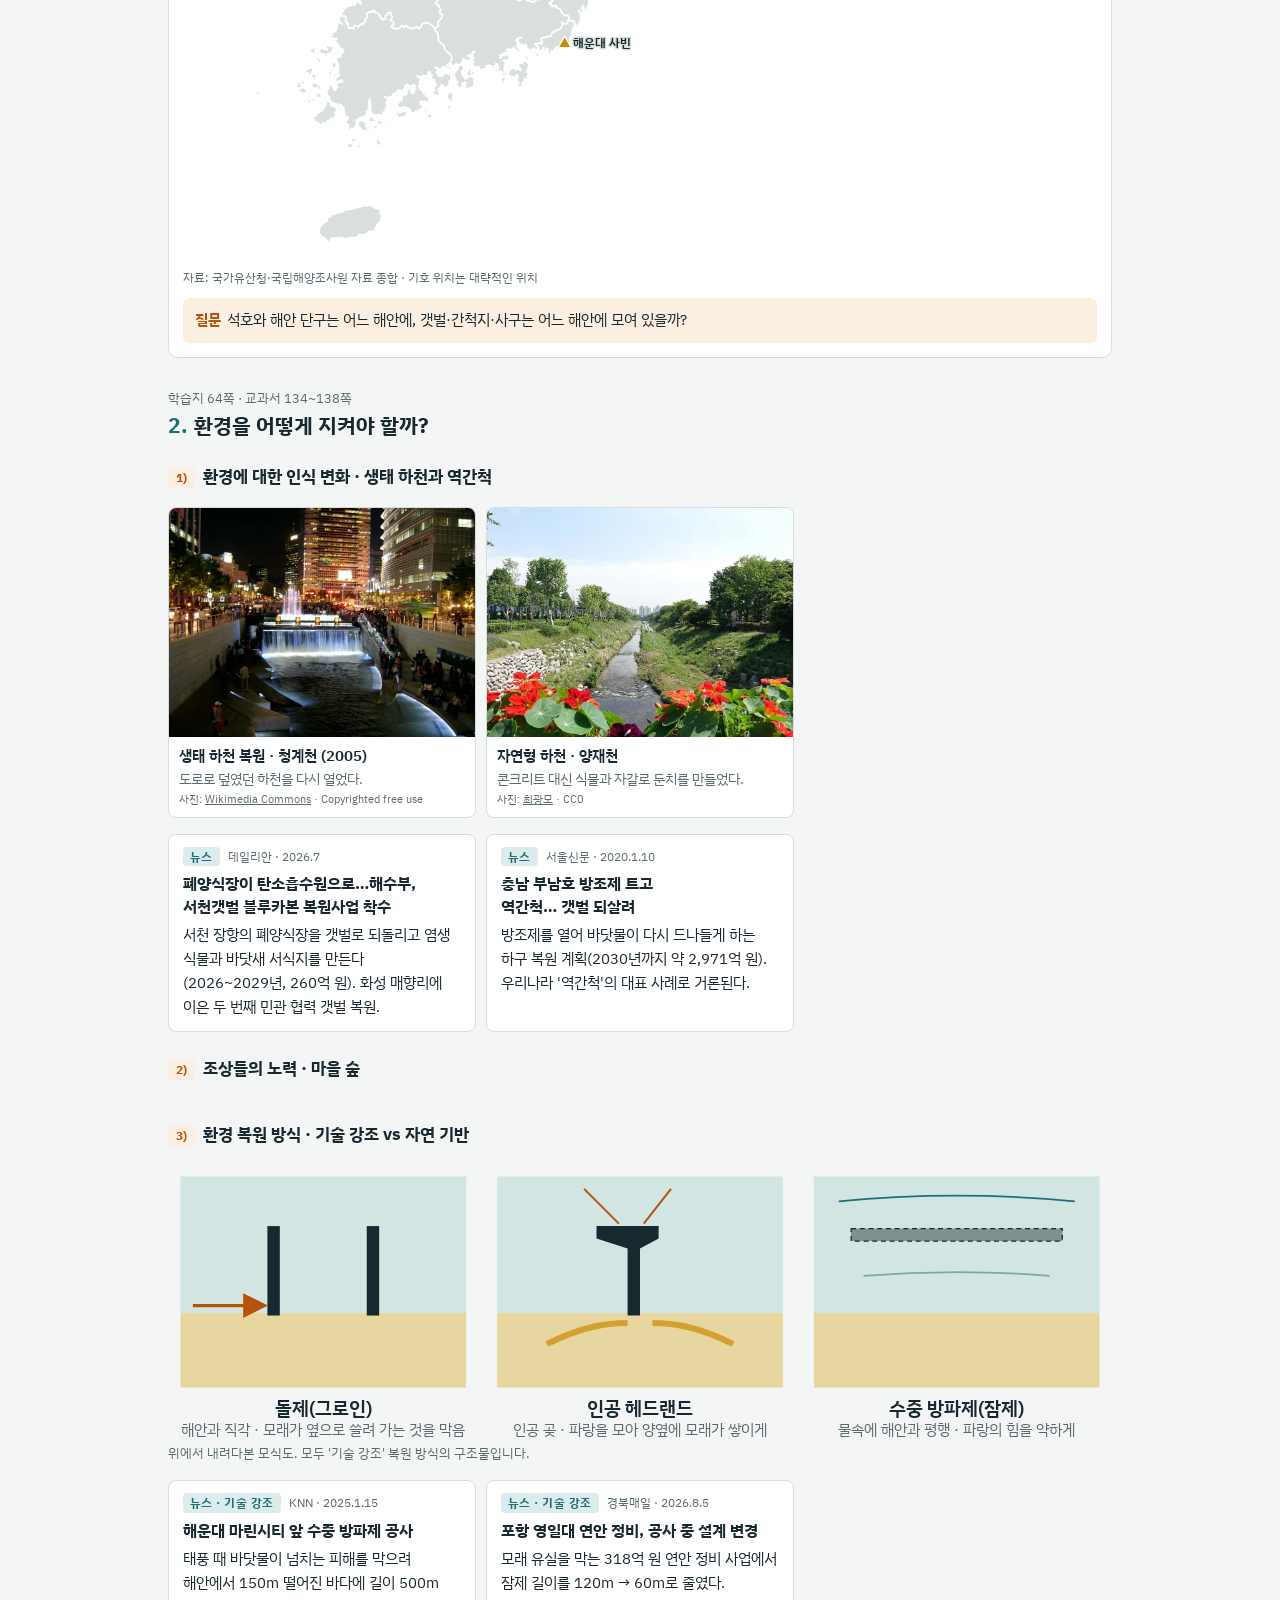
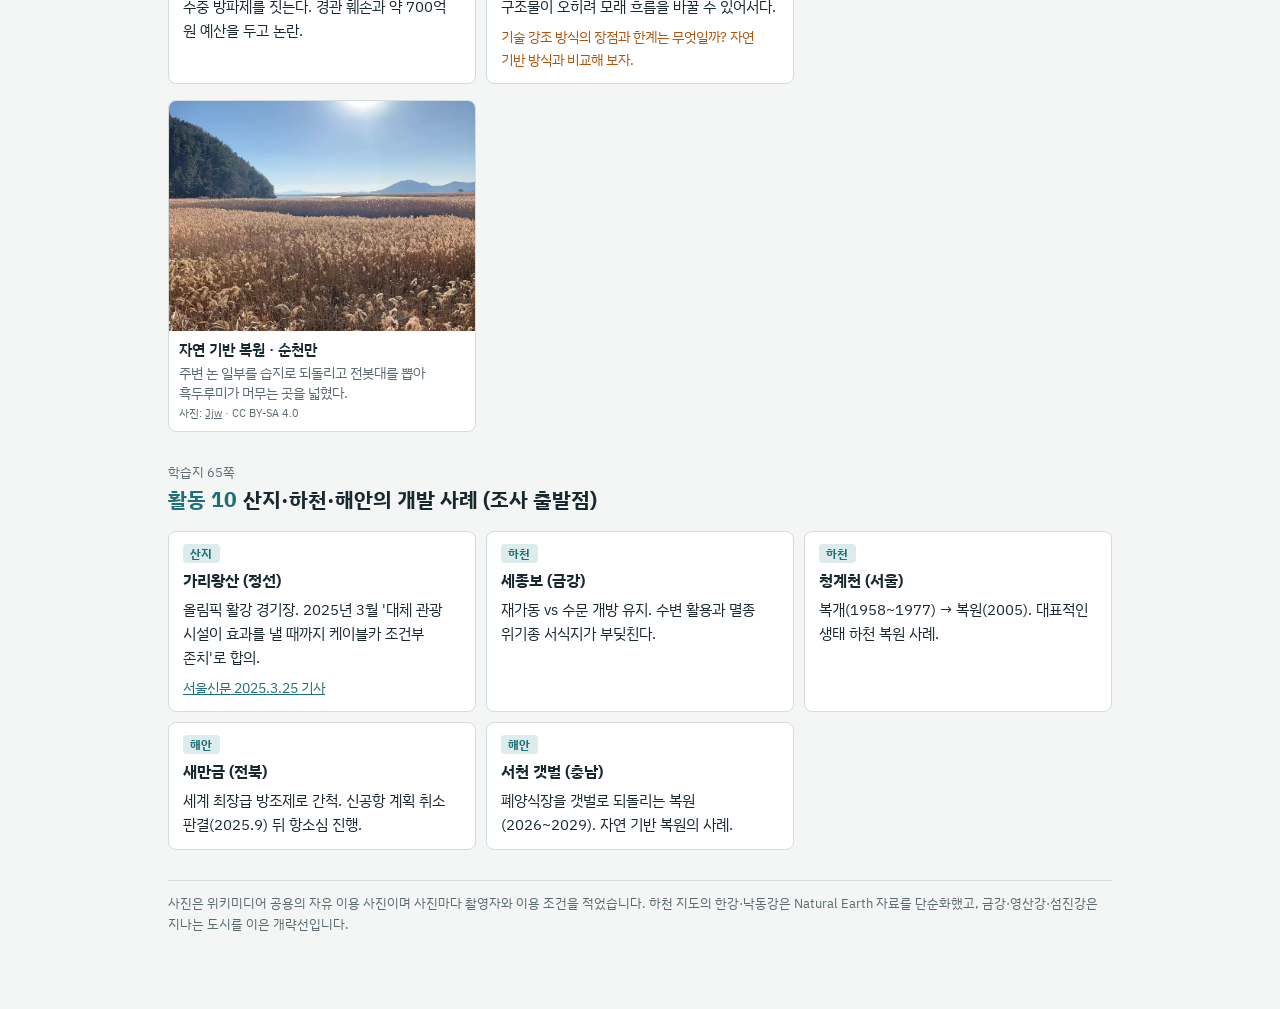
<file: 4-2/resources.html>
<!doctype html>
<html lang="ko">
<head>
<meta charset="utf-8">
<meta name="viewport" content="width=device-width, initial-scale=1">
<title>Ⅳ-2 환경의 개발과 변화 그리고 보전 수업자료</title>
<link rel="stylesheet" href="../common/resource.css">
</head>
<body>
<div class="wrap">
  <header class="res-head">
    <span class="eyebrow">Ⅳ. 환경과 지속가능성 탐구 · 12한탐04-02 · 학습지 61~65쪽</span>
    <h1>2. 환경의 개발과 변화 그리고 보전</h1>
    <p>학습지 쪽 순서대로 정리했습니다. 사진을 누르면 사진만 화면 위로 떠오릅니다. 네 모서리를 끌면 크기가 바뀌고, 사진을 끌면 학습지 쪽으로도 옮겨집니다. 2026년 10월 기준 통계와 뉴스입니다.</p>
  </header>
  <nav class="toc" aria-label="이 자료의 차례">
    <a href="#p1">1. 산지·하천·해안의 이용</a>
    <a href="#d1">심화 하천·해안 지형의 변화</a>
    <a href="#d2">심화 우리나라의 하천</a>
    <a href="#d3">심화 우리나라의 해안</a>
    <a href="#p2">2. 환경을 지키는 방법</a>
    <a href="#p3">활동 10</a>
  </nav>

  <!-- 1 -->
  <section class="part" id="p1">
    <header><span class="ref">학습지 61쪽 · 교과서 131~133쪽</span><h2><b>1.</b>우리는 자연환경에 어떤 영향을 줄까?</h2></header>
    <h3 class="sub-h"><span class="badge">2)</span>인간 활동과 산지의 이용</h3>
    <div class="gallery" data-photos='[
      ["yongpyong","레저 활동 · 스키장","평창 용평. 산 사면의 숲을 베어 내고 슬로프를 만든다."],
      ["samyang","풍력 발전 단지 · 고원 목장","대관령 일대. 바람이 강한 높은 능선에 풍력 발전기가 늘어서 있다."],
      ["daegwallyeong","고랭지 농업의 무대 · 고위 평탄면","해발 700m 넘는 평탄한 땅은 여름이 서늘해 배추·감자 같은 고랭지 채소를 기른다."],
      ["alpine","산지 개발의 영향 · 정선 알파인 경기장","2018 평창 올림픽 활강 경기장. 가리왕산 보호림을 베어 만들었다(활동 10 예시)."]
    ]'></div>
    <p class="lead" style="font-size:14px;color:var(--muted)">채석장: 강원 남부(삼척·동해·영월)와 충북 단양의 석회암 지대에서 시멘트 원료를 캔다. 4-1의 고생대 조선 누층군 석회암과 연결된다.</p>

    <h3 class="sub-h"><span class="badge">3)</span>인간 활동과 하천의 이용</h3>
    <div class="gallery" data-photos='[
      ["soyang","댐 건설 · 소양강댐 (1973)","홍수 조절·용수 공급을 하는 다목적 댐. 상류 마을이 물에 잠겼다."],
      ["gangjeong","보 건설 · 낙동강 강정고령보 (2012)","4대강 사업으로 세운 16개 보 가운데 하나. 물을 가둬 수위를 높인다."]
    ]'></div>
    <div class="stats">
      <div class="stat"><span class="num">300~400 → 100~300</span><span class="lbl">댐 건설 전후 주요 하천의 하상계수</span><span class="src">국내 수문 연구(대한토목학회논문집) · 댐이 유량 변동을 줄였다</span></div>
    </div>
    <div class="items">
      <article class="item">
        <div class="meta"><span class="kind">뉴스</span>경향신문 · 2025.11.5</div>
        <h4><a href="https://www.khan.co.kr/article/202511051043001" target="_blank" rel="noopener">세종보 재가동을 둘러싼 갈등</a></h4>
        <p>세종시는 물을 채워 수변 공간을 쓰자며 재가동을 요구하고, 환경 단체는 모래톱에 사는 멸종 위기 물떼새 둥지 100여 개가 잠긴다며 반대한다. 정부는 재가동 중단 방침.</p>
        <p class="q">같은 보를 두고 '개발'과 '보전'의 입장은 각각 무엇을 근거로 할까?</p>
      </article>
    </div>

    <h3 class="sub-h"><span class="badge">4)</span>인간 활동과 해안의 이용</h3>
    <div class="gallery" data-photos='[
      ["haeundae","도시·관광지 개발 · 해운대","해안 바로 뒤까지 고층 건물이 들어섰다."],
      ["sihwa","인공 구조물 · 시화호 방조제","바다를 막아 호수를 만들었고, 수질 악화로 다시 바닷물을 통하게 했다."]
    ]'></div>
    <div class="stats">
      <div class="stat"><span class="num">44.3<small>%</small></span><span class="lbl">연안 침식 '우심' 지역 비율 (전국 360곳)</span><span class="src">해양수산부 2023년 연안 침식 실태 조사 · 경북 59.5%, 강원 53%</span></div>
      <div class="stat"><span class="num">47.7<small>%</small></span><span class="lbl">경북 동해안 침식 우려·심각 지점</span><span class="src">경상북도 2025년 조사(44곳) · 2025.11 발표</span></div>
    </div>
    <div class="items">
      <article class="item">
        <div class="meta"><span class="kind">뉴스</span>경북매일 · 2025.11.27</div>
        <h4><a href="https://kbmaeil.com/article/20251127500421" target="_blank" rel="noopener">경북 동해안 2025년 연안 침식 실태 조사</a></h4>
        <p>침식 우려·심각 지점이 24곳(54.5%)에서 21곳(47.7%)으로 줄었지만 경주 해역은 침식이 심해졌다.</p>
      </article>
    </div>
  </section>

  <!-- 심화 1 -->
  <section class="part" id="d1">
    <header><span class="ref">학습지 61쪽 · 개념 심화하기 (교과서 132쪽)</span><h2><b>심화</b>인간 활동에 의한 하천·해안 지형의 변화</h2></header>
    <h3 class="sub-h"><span class="badge">하천</span>복개 → 복원, 직강화 → 자연형 하천</h3>
    <div class="gallery" data-photos='[
      ["cheonggye","도시 하천 · 청계천","1958~1977년 콘크리트로 덮었다가(복개) 2005년 다시 열어 복원했다."],
      ["yangjae","자연형 하천 · 양재천","콘크리트 제방을 걷어 내고 물풀과 자갈 둔치를 되살린 생태 하천."],
      ["eulsukdo","하구의 변화 · 낙동강 하굿둑과 을숙도","하굿둑이 생긴 뒤 바다로 가는 모래와 하구 생태계가 달라졌다."]
    ]'></div>
    <h3 class="sub-h"><span class="badge">해안</span>간척과 방조제</h3>
    <div class="gallery" data-photos='[
      ["saemangeum","간척 · 새만금 (위성 사진)","전북 군산~부안. 33.9km 방조제(2010 준공)가 바다와 갯벌을 막았다. NASA 위성 사진."],
      ["sinduri","모래 공급과 해안 사구 · 신두리","국내 최대 해안 사구. 모래가 덜 들어오면 사빈과 사구가 함께 줄어든다."]
    ]'></div>
    <div class="items">
      <article class="item">
        <div class="meta"><span class="kind">뉴스</span>서울신문 · 2025.9.11</div>
        <h4><a href="https://m.seoul.co.kr/news/2025/09/11/20250911500336" target="_blank" rel="noopener">법원, 새만금 신공항 제동… "조류 충돌 위험 축소"</a></h4>
        <p>법원이 새만금 국제공항 기본 계획을 취소하라고 판결했다(1심). 조류 충돌 위험과 서천 갯벌에 미칠 영향을 제대로 평가하지 않았다는 이유. 2026년 3월 항소심에서 집행 정지 신청은 기각돼 사업은 재개 수순.</p>
        <p class="q">간척지를 어떻게 쓸지에 대한 갈등은 간척이 끝난 뒤에도 계속된다. 왜 그럴까?</p>
      </article>
    </div>
  </section>

  <!-- 심화 2 -->
  <section class="part" id="d2">
    <header><span class="ref">학습지 62쪽 · 개념 심화하기 (교과서 132쪽)</span><h2><b>심화</b>우리나라의 하천</h2></header>
    <div class="fig-row">
      <figure class="fig dg">
        <svg viewBox="0 0 360 250" role="img" aria-label="하계망, 유역 면적, 분수계 모식도">
          <path d="M20,40 C90,10 170,18 230,30 C290,44 340,90 330,150 C320,205 250,235 170,232 C90,228 30,200 18,140 C10,100 12,60 20,40 Z" fill="var(--c0)" stroke="none"/>
          <path d="M20,40 C90,10 170,18 230,30 C290,44 340,90 330,150 C320,205 250,235 170,232 C90,228 30,200 18,140 C10,100 12,60 20,40 Z" fill="none" stroke="var(--warm)" stroke-width="2.2" stroke-dasharray="7 5"/>
          <g stroke="#2563eb" fill="none" stroke-linecap="round">
            <path d="M175,232 C180,190 172,150 180,110 C186,80 200,58 210,40" stroke-width="4"/>
            <path d="M178,170 C150,150 110,140 70,120" stroke-width="2.2"/><path d="M110,140 C100,110 80,90 60,70" stroke-width="1.5"/>
            <path d="M181,140 C215,125 255,110 300,105" stroke-width="2.2"/><path d="M250,113 C262,90 270,70 280,58" stroke-width="1.5"/>
            <path d="M182,105 C150,85 120,60 105,38" stroke-width="1.8"/><path d="M178,200 C215,195 255,185 290,180" stroke-width="1.8"/>
          </g>
          <text class="t-m" x="196" y="214" style="fill:#2563eb">본류</text><text class="t-s" x="64" y="112">지류</text>
          <text class="t-m" x="250" y="22" style="fill:var(--warm)">분수계</text><text class="t-mute" x="250" y="38">(빗물을 나누는 능선)</text>
          <text class="t-m" x="40" y="200">유역</text><text class="t-mute" x="40" y="216">(하계망이 덮는 면적)</text>
        </svg>
        <figcaption>본류와 지류 전체가 <b>하계망</b>, 그 하계망이 덮는 넓이가 <b>유역 면적</b>, 둘레의 능선이 <b>분수계</b>.</figcaption>
      </figure>
      <figure class="fig dg">
        <svg viewBox="0 0 360 250" role="img" aria-label="하천 상류와 하류 비교 모식도">
          <path d="M20,40 C70,60 110,120 170,160 C230,195 290,205 345,210" fill="none" stroke="var(--muted)" stroke-width="1.5"/>
          <path d="M20,40 C70,60 110,120 170,160 C230,195 290,205 345,210 L345,240 L20,240 Z" class="bed" opacity=".8"/>
          <text class="t-m" x="40" y="26">상류</text><text class="t-m" x="300" y="190">하류</text>
          <g class="t-s">
            <text x="22" y="96">경사 급함</text><text x="22" y="114">하폭 좁음 · 유량 적음</text><text x="22" y="132">자갈 큼 · 모가 남</text>
            <text x="190" y="128">경사 완만</text><text x="190" y="146">하폭 넓음 · 유량 많음</text><text x="190" y="164">모래·진흙 작음 · 둥긂</text>
          </g>
          <g fill="var(--muted)"><circle cx="64" cy="58" r="6"/><rect x="74" y="64" width="9" height="7" transform="rotate(20 78 67)"/><circle cx="300" cy="206" r="2"/><circle cx="310" cy="207" r="2"/><circle cx="320" cy="208" r="1.6"/></g>
        </svg>
        <figcaption>상류일수록 경사가 급하고 하폭이 좁으며 퇴적물이 크고 모가 나 있다. 하류로 갈수록 반대.</figcaption>
      </figure>
    </div>
    <p class="ask"><b>확인</b>학습지 정답 레이어에는 하폭이 '상류 넓음 · 하류 좁음'으로 되어 있습니다. 일반적으로는 상류가 좁고 하류가 넓으니 확인해 주세요.</p>
    <div class="block">
      <h3>지도로 보기 남한의 주요 하천과 하굿둑·댐·보</h3>
      <div id="map-river"></div>
      <p class="ask"><b>질문</b>큰 강(한강·금강·영산강·낙동강·섬진강)이 모두 서해·남해로 흐르는 까닭을 4-1의 '동고서저'로 설명해 보자. 하굿둑이 있는 강 세 개의 공통점은?</p>
    </div>
    <div class="gallery" data-photos='[
      ["eulsukdo","낙동강 하구 · 삼각주와 하굿둑","남한에서 가장 긴 강의 하구. 강이 실어 온 모래가 쌓인 삼각주 위에 을숙도가 있다."],
      ["geumgate","금강 하굿둑 위를 지나는 길","둑 하나가 충남 서천과 전북 군산을 잇는다. 밀물 때 바닷물이 거슬러 올라오는 감조 하천의 염해를 막으려고 쌓았다."]
    ]'></div>
  </section>

  <!-- 심화 3 -->
  <section class="part" id="d3">
    <header><span class="ref">학습지 63쪽 · 개념 심화하기 (교과서 132쪽)</span><h2><b>심화</b>우리나라의 해안</h2></header>
    <h3 class="sub-h"><span class="badge">63쪽</span>해안 지형</h3>
    <div class="gallery" data-photos='[
      ["haeundae","사빈 · 해운대","파랑과 연안류가 모래를 쌓아 만든 모래사장."],
      ["sinduri","해안 사구 · 태안 신두리","사빈의 모래가 바람에 날려 쌓인 모래 언덕."],
      ["suncheon","갯벌 · 순천만","조류가 실어 온 진흙이 쌓인 곳."],
      ["jeongdongjin","해안 단구 · 강릉 정동진","옛 파식대가 융기해 바다보다 높아진 계단 모양 지형. 동해안에 많다."],
      ["gyeongpo","석호 · 강릉 경포호","만의 입구를 사주가 막아 생긴 호수."],
      ["songji","석호 · 고성 송지호","동해안 북부에 석호가 줄지어 있다."],
      ["sinan","리아스 해안 · 다도해 (위성 사진)","후빙기 해수면 상승으로 골짜기가 잠겨 복잡한 해안과 섬이 생겼다."],
      ["taejongdae","곶의 암석 해안 · 부산 태종대","파랑 에너지가 모이는 곶은 침식이 활발해 절벽이 된다."]
    ]'></div>
    <div class="fig-row">
      <figure class="fig dg">
        <svg viewBox="0 0 360 240" role="img" aria-label="곶과 만에서 파랑 에너지의 집중과 분산">
          <defs><marker id="ahc" markerWidth="8" markerHeight="8" refX="7" refY="4" orient="auto"><path d="M0,0L8,4L0,8Z" fill="var(--warm)"/></marker><marker id="ahd" markerWidth="8" markerHeight="8" refX="7" refY="4" orient="auto"><path d="M0,0L8,4L0,8Z" fill="var(--accent)"/></marker></defs>
          <rect x="0" y="0" width="360" height="240" class="sea"/>
          <path d="M0,240 L0,200 C40,200 70,190 90,150 C105,120 120,100 140,100 C160,100 172,120 185,150 C200,185 240,205 300,205 C330,205 350,200 360,196 L360,240 Z" class="bed"/>
          <path d="M200,185 C235,200 280,205 340,200" stroke="#ca8a04" stroke-width="8" fill="none" stroke-linecap="round" opacity=".75"/>
          <path d="M100,30 L128,92" class="arrow" marker-end="url(#ahc)" style="marker-end:url(#ahc)"/><path d="M140,24 L140,90" class="arrow" style="marker-end:url(#ahc)"/><path d="M180,30 L152,92" class="arrow" style="marker-end:url(#ahc)"/>
          <path d="M270,60 L240,170" class="arrow-in" style="marker-end:url(#ahd)"/><path d="M280,60 L285,180" class="arrow-in" style="marker-end:url(#ahd)"/><path d="M290,60 L330,175" class="arrow-in" style="marker-end:url(#ahd)"/>
          <text class="t-m" x="140" y="132" text-anchor="middle">곶</text>
          <text class="t-s" x="20" y="60">파랑 에너지 집중</text><text class="t-s" x="20" y="76">→ 침식, 암석 해안</text>
          <text class="t-m" x="285" y="226" text-anchor="middle">만</text>
          <text class="t-s" x="230" y="36">에너지 분산</text><text class="t-s" x="230" y="52">→ 퇴적, 모래·갯벌</text>
        </svg>
        <figcaption>파랑은 곶으로 모이고(주황 선) 만에서는 흩어진다. 그래서 곶에는 절벽이, 만에는 모래사장이 생긴다.</figcaption>
      </figure>
      <div class="block" style="margin:0">
        <h3>해안선의 변화 <span class="tag">국립해양조사원</span></h3>
        <div class="stats">
          <div class="stat"><span class="num">−311.9<small>km</small></span><span class="lbl">자연 해안선 (2014→2026)</span><span class="src">9,877.1 → 9,565.2km</span></div>
          <div class="stat"><span class="num">+619.5<small>km</small></span><span class="lbl">인공 해안선 (2014→2026)</span><span class="src">5,085.7 → 5,705.2km · 방파제·매립·해안 도로</span></div>
        </div>
        <p class="ask" style="margin-top:6px"><b>질문</b>전체 길이는 비슷한데 자연 해안선만 줄었다. 학습지 63쪽 마지막 문장을 이 숫자로 설명해 보자.</p>
      </div>
    </div>
    <div class="block">
      <h3>지도로 보기 ① 시도별 해안선 길이 <span class="tag">'동해안 강조'를 눌러 서·남해안과 비교</span></h3>
      <div id="map-coast"></div>
      <p class="ask"><b>질문</b>전남(6,902km)과 경남(2,479km)이 1, 2위, 울산(151km)이 가장 짧다. 산맥과 해안선이 '평행'한지 '교차'하는지로 설명해 보자.</p>
    </div>
    <div class="block">
      <h3>지도로 보기 ② 해안 지형과 해안 개발의 위치</h3>
      <div id="map-coastform"></div>
      <p class="ask"><b>질문</b>석호와 해안 단구는 어느 해안에, 갯벌·간척지·사구는 어느 해안에 모여 있을까?</p>
    </div>
  </section>

  <!-- 2 -->
  <section class="part" id="p2">
    <header><span class="ref">학습지 64쪽 · 교과서 134~138쪽</span><h2><b>2.</b>환경을 어떻게 지켜야 할까?</h2></header>
    <h3 class="sub-h"><span class="badge">1)</span>환경에 대한 인식 변화 · 생태 하천과 역간척</h3>
    <div class="gallery" data-photos='[
      ["cheonggye","생태 하천 복원 · 청계천 (2005)","도로로 덮였던 하천을 다시 열었다."],
      ["yangjae","자연형 하천 · 양재천","콘크리트 대신 식물과 자갈로 둔치를 만들었다."]
    ]'></div>
    <div class="items">
      <article class="item">
        <div class="meta"><span class="kind">뉴스</span>데일리안 · 2026.7</div>
        <h4><a href="https://www.dailian.co.kr/news/view/1671771/" target="_blank" rel="noopener">폐양식장이 탄소흡수원으로…해수부, 서천갯벌 블루카본 복원사업 착수</a></h4>
        <p>서천 장항의 폐양식장을 갯벌로 되돌리고 염생 식물과 바닷새 서식지를 만든다(2026~2029년, 260억 원). 화성 매향리에 이은 두 번째 민관 협력 갯벌 복원.</p>
      </article>
      <article class="item">
        <div class="meta"><span class="kind">뉴스</span>서울신문 · 2020.1.10</div>
        <h4><a href="https://m.go.seoul.co.kr/news/2020/01/10/20200110014004" target="_blank" rel="noopener">충남 부남호 방조제 트고 역간척… 갯벌 되살려</a></h4>
        <p>방조제를 열어 바닷물이 다시 드나들게 하는 하구 복원 계획(2030년까지 약 2,971억 원). 우리나라 '역간척'의 대표 사례로 거론된다.</p>
      </article>
    </div>
    <h3 class="sub-h"><span class="badge">2)</span>조상들의 노력 · 마을 숲</h3>
    <div class="gallery" data-photos='[
      ["mulgeon","남해 물건리 방조어부림","바닷바람과 해일을 막고(방조) 물고기를 모으려고(어부) 마을 사람들이 가꾼 숲. 천연기념물."]
    ]'></div>
    <h3 class="sub-h"><span class="badge">3)</span>환경 복원 방식 · 기술 강조 vs 자연 기반</h3>
    <figure class="fig dg">
      <svg viewBox="0 0 760 220" role="img" aria-label="돌제, 인공 헤드랜드, 수중 방파제의 위에서 본 모습">
        <g transform="translate(10,10)">
          <rect x="0" y="0" width="230" height="110" class="sea"/><rect x="0" y="110" width="230" height="60" fill="#e8d6a0"/>
          <rect x="70" y="40" width="10" height="72" fill="var(--ink)"/><rect x="150" y="40" width="10" height="72" fill="var(--ink)"/>
          <path d="M10,104 L68,104" stroke="var(--warm)" stroke-width="2.5" marker-end="url(#ahw)"/>
          <text class="t-m" x="115" y="192" text-anchor="middle">돌제(그로인)</text><text class="t-mute" x="115" y="208" text-anchor="middle">해안과 직각 · 모래가 옆으로 쓸려 가는 것을 막음</text>
        </g>
        <g transform="translate(265,10)">
          <rect x="0" y="0" width="230" height="110" class="sea"/><rect x="0" y="110" width="230" height="60" fill="#e8d6a0"/>
          <path d="M105,112 L105,58 L80,50 L80,40 L130,40 L130,50 L115,58 L115,112 Z" fill="var(--ink)"/>
          <path d="M40,135 C70,120 90,118 105,118 M125,118 C140,118 160,120 190,135" stroke="#ca8a04" stroke-width="5" fill="none" opacity=".7"/>
          <g stroke="var(--warm)" stroke-width="1.6"><path d="M70,10 L98,38"/><path d="M140,10 L118,38"/></g>
          <text class="t-m" x="115" y="192" text-anchor="middle">인공 헤드랜드</text><text class="t-mute" x="115" y="208" text-anchor="middle">인공 곶 · 파랑을 모아 양옆에 모래가 쌓이게</text>
        </g>
        <g transform="translate(520,10)">
          <rect x="0" y="0" width="230" height="110" class="sea"/><rect x="0" y="110" width="230" height="60" fill="#e8d6a0"/>
          <rect x="30" y="42" width="170" height="10" fill="var(--ink)" opacity=".45"/><rect x="30" y="42" width="170" height="10" fill="none" stroke="var(--ink)" stroke-dasharray="4 3"/>
          <g stroke="var(--accent)" stroke-width="1.4" fill="none"><path d="M20,20 C80,14 150,14 210,20"/><path d="M40,80 C90,76 140,76 190,80" opacity=".5"/></g>
          <text class="t-m" x="115" y="192" text-anchor="middle">수중 방파제(잠제)</text><text class="t-mute" x="115" y="208" text-anchor="middle">물속에 해안과 평행 · 파랑의 힘을 약하게</text>
        </g>
        <defs><marker id="ahw" markerWidth="8" markerHeight="8" refX="7" refY="4" orient="auto"><path d="M0,0L8,4L0,8Z" fill="var(--warm)"/></marker></defs>
      </svg>
      <figcaption>위에서 내려다본 모식도. 모두 '기술 강조' 복원 방식의 구조물입니다.</figcaption>
    </figure>
    <div class="items">
      <article class="item">
        <div class="meta"><span class="kind">뉴스 · 기술 강조</span>KNN · 2025.1.15</div>
        <h4><a href="https://news.knn.co.kr/news/article/167793" target="_blank" rel="noopener">해운대 마린시티 앞 수중 방파제 공사</a></h4>
        <p>태풍 때 바닷물이 넘치는 피해를 막으려 해안에서 150m 떨어진 바다에 길이 500m 수중 방파제를 짓는다. 경관 훼손과 약 700억 원 예산을 두고 논란.</p>
      </article>
      <article class="item">
        <div class="meta"><span class="kind">뉴스 · 기술 강조</span>경북매일 · 2026.8.5</div>
        <h4><a href="https://kbmaeil.com/article/20260805500428" target="_blank" rel="noopener">포항 영일대 연안 정비, 공사 중 설계 변경</a></h4>
        <p>모래 유실을 막는 318억 원 연안 정비 사업에서 잠제 길이를 120m → 60m로 줄였다. 구조물이 오히려 모래 흐름을 바꿀 수 있어서다.</p>
        <p class="q">기술 강조 방식의 장점과 한계는 무엇일까? 자연 기반 방식과 비교해 보자.</p>
      </article>
    </div>
    <div class="gallery" data-photos='[
      ["suncheon","자연 기반 복원 · 순천만","주변 논 일부를 습지로 되돌리고 전봇대를 뽑아 흑두루미가 머무는 곳을 넓혔다."]
    ]'></div>
  </section>

  <!-- 활동 10 -->
  <section class="part" id="p3">
    <header><span class="ref">학습지 65쪽</span><h2><b>활동 10</b>산지·하천·해안의 개발 사례 (조사 출발점)</h2></header>
    <div class="items">
      <div class="item"><div class="meta"><span class="kind">산지</span></div><h4>가리왕산 (정선)</h4><p>올림픽 활강 경기장. 2025년 3월 '대체 관광 시설이 효과를 낼 때까지 케이블카 조건부 존치'로 합의.</p><p class="q"><a href="https://m.go.seoul.co.kr/news/2025/03/25/20250325028007" target="_blank" rel="noopener">서울신문 2025.3.25 기사</a></p></div>
      <div class="item"><div class="meta"><span class="kind">하천</span></div><h4>세종보 (금강)</h4><p>재가동 vs 수문 개방 유지. 수변 활용과 멸종 위기종 서식지가 부딪친다.</p></div>
      <div class="item"><div class="meta"><span class="kind">하천</span></div><h4>청계천 (서울)</h4><p>복개(1958~1977) → 복원(2005). 대표적인 생태 하천 복원 사례.</p></div>
      <div class="item"><div class="meta"><span class="kind">해안</span></div><h4>새만금 (전북)</h4><p>세계 최장급 방조제로 간척. 신공항 계획 취소 판결(2025.9) 뒤 항소심 진행.</p></div>
      <div class="item"><div class="meta"><span class="kind">해안</span></div><h4>서천 갯벌 (충남)</h4><p>폐양식장을 갯벌로 되돌리는 복원(2026~2029). 자연 기반 복원의 사례.</p></div>
    </div>
  </section>

  <p class="foot-note">사진은 위키미디어 공용의 자유 이용 사진이며 사진마다 촬영자와 이용 조건을 적었습니다. 하천 지도의 한강·낙동강은 Natural Earth 자료를 단순화했고, 금강·영산강·섬진강은 지나는 도시를 이은 개략선입니다.</p>
</div>

<script src="photos/photos.js"></script>
<script src="../common/korea-sido.js"></script>
<script src="../common/kmap.js"></script>
<script src="../common/resource.js"></script>
<script src="maps.js"></script>
</body>
</html>
</file>
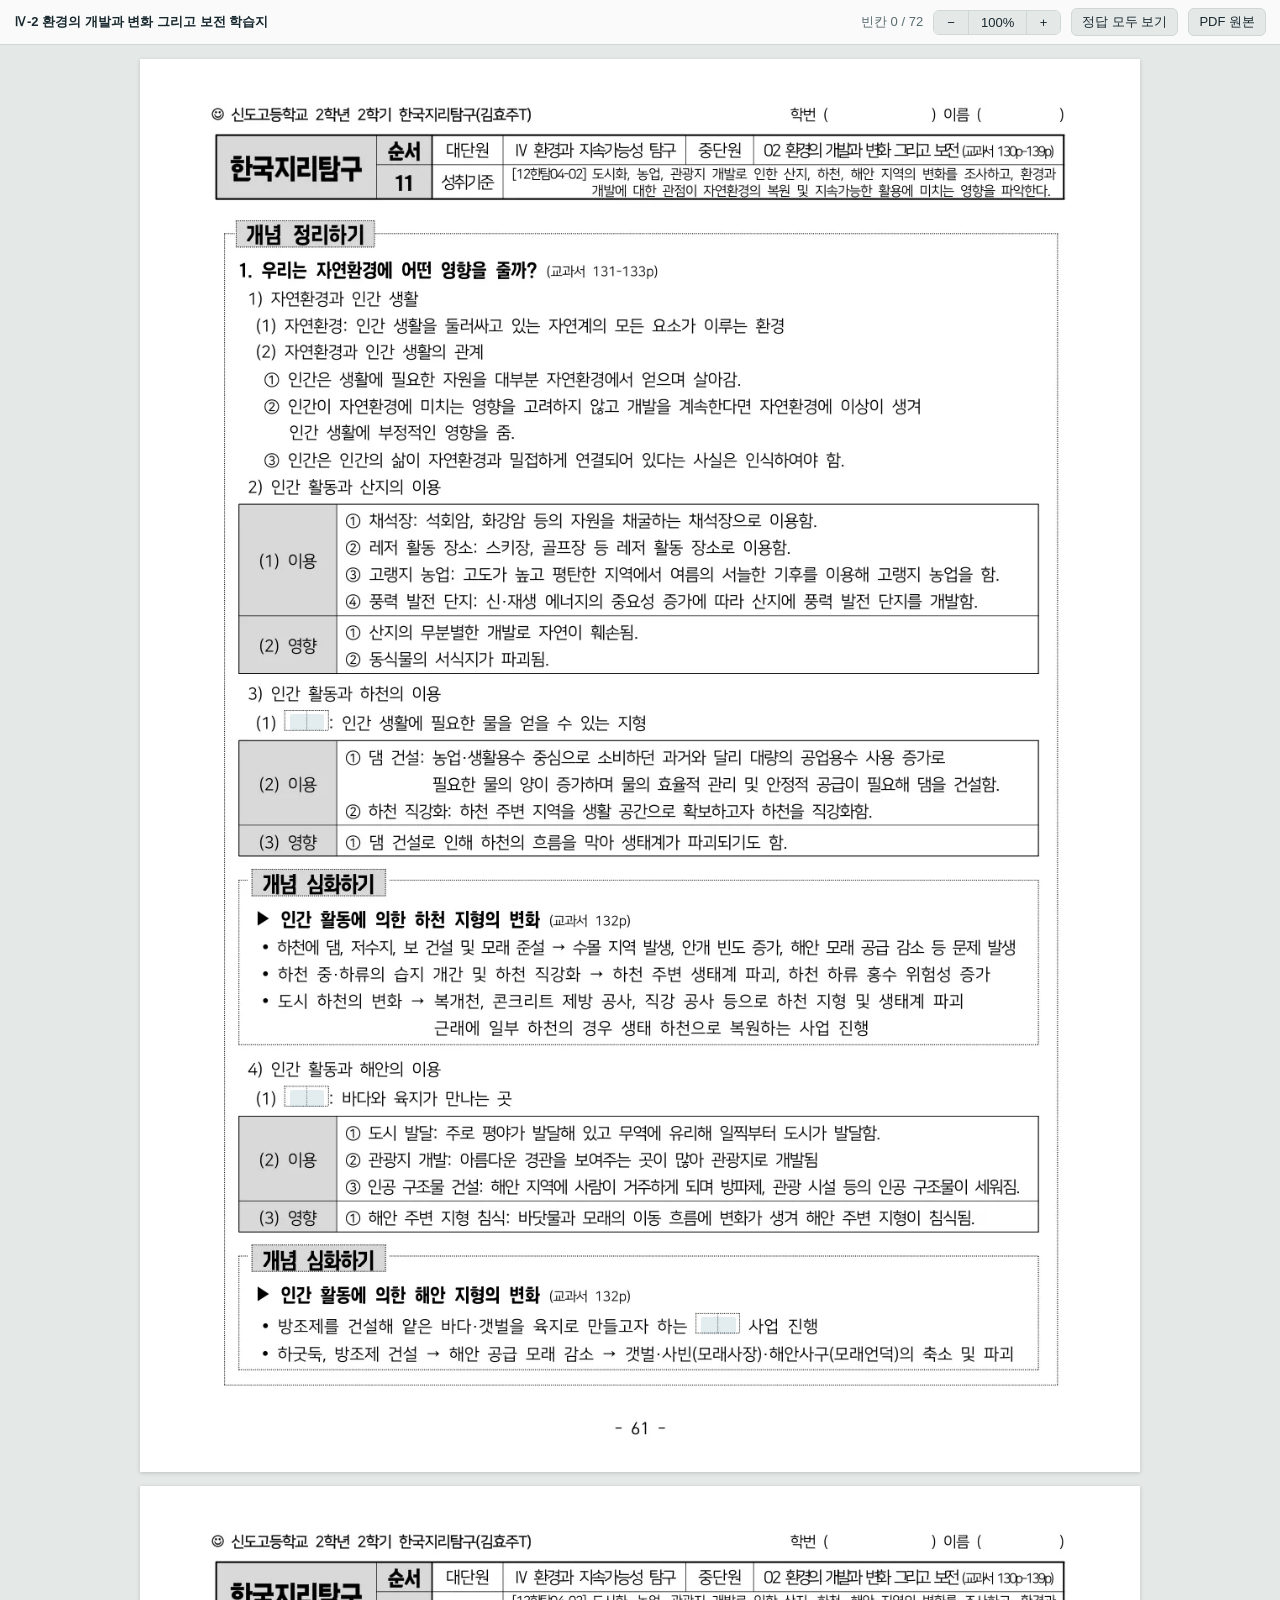
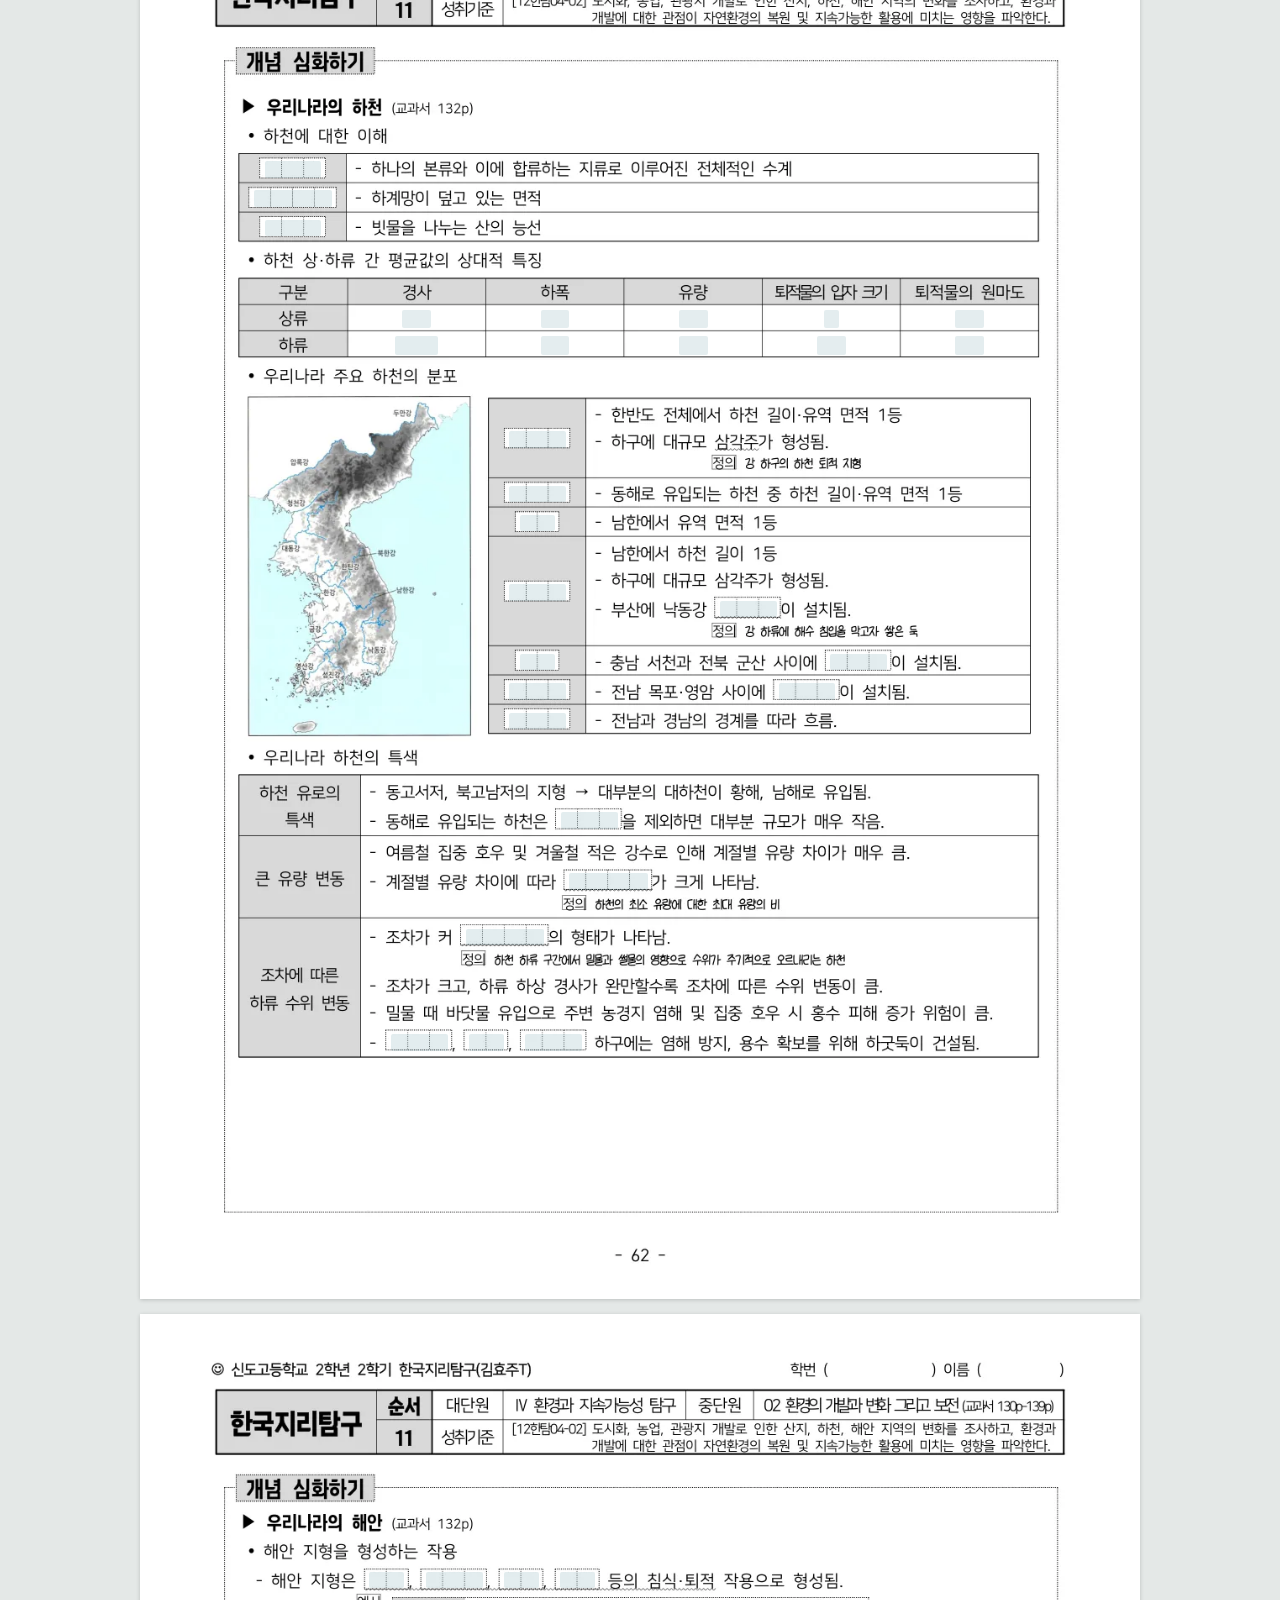
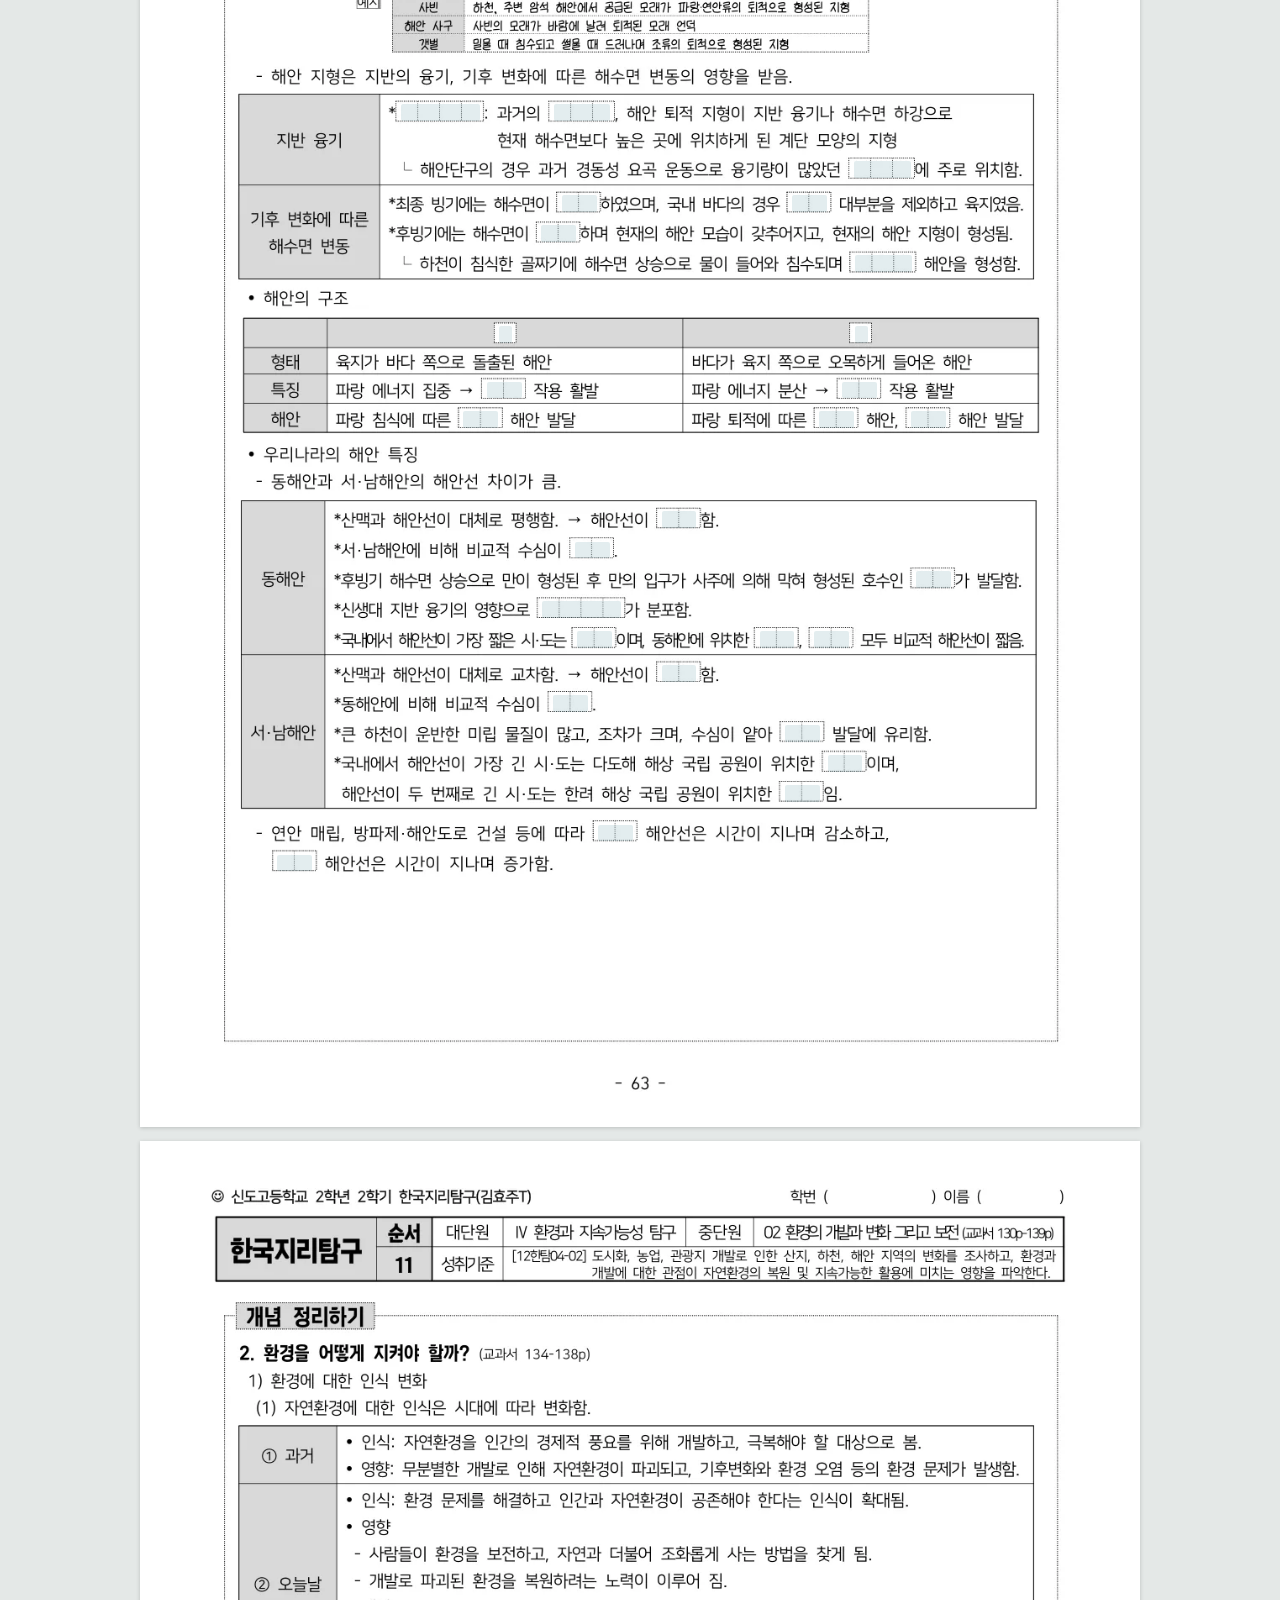
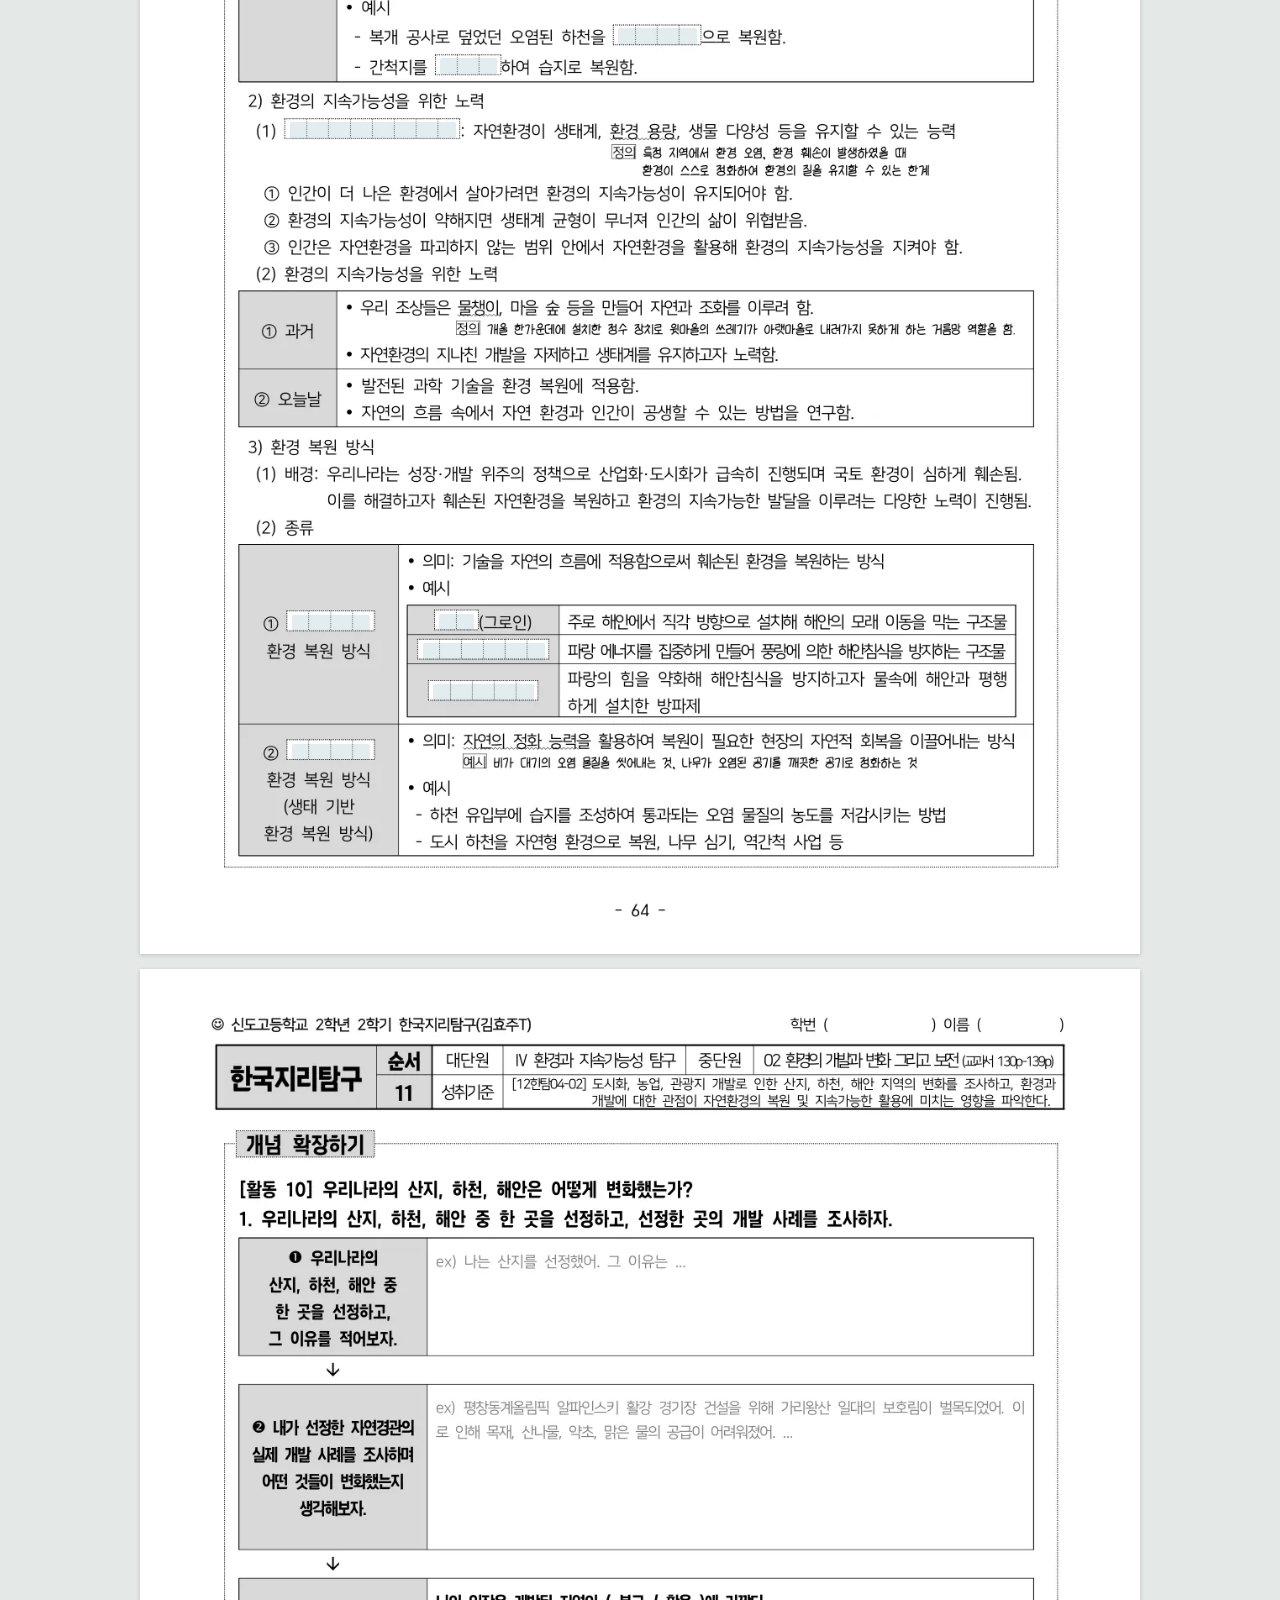
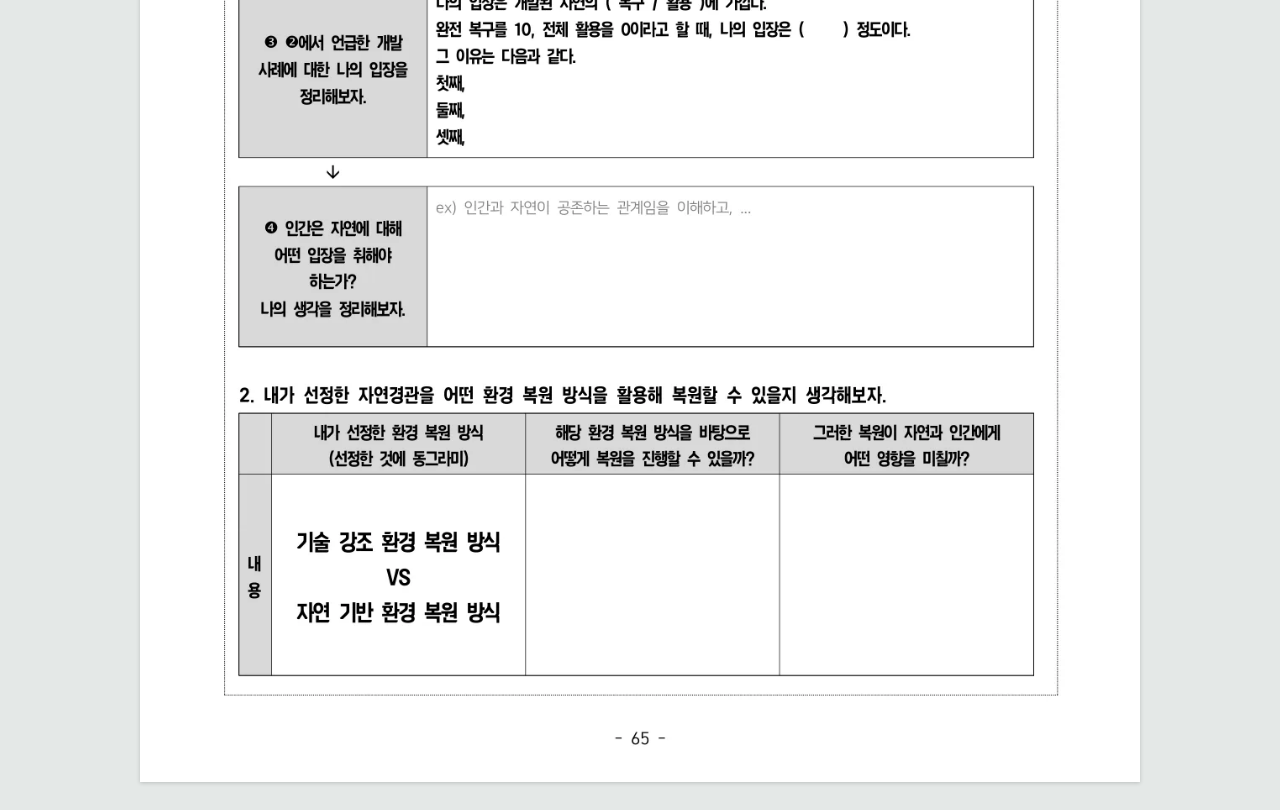
<file: 4-2/worksheet.html>
<!doctype html>
<html lang="ko">
<head>
<meta charset="utf-8">
<meta name="viewport" content="width=device-width, initial-scale=1">
<title>Ⅳ-2 환경의 개발과 변화 그리고 보전 학습지</title>
<link rel="stylesheet" href="../common/sheet.css">
</head>
<body>
<div class="sheet-bar">
  <span class="sheet-title">Ⅳ-2 환경의 개발과 변화 그리고 보전 학습지</span>
  <span class="sheet-count" id="count"></span>
  <span class="zoom" role="group" aria-label="학습지 확대·축소"><button id="zoom-out" type="button" title="축소 (Ctrl + 휠)">−</button><button id="zoom-val" type="button" title="폭에 맞추기">100%</button><button id="zoom-in" type="button" title="확대 (Ctrl + 휠)">+</button></span>
  <button id="toggle-all" type="button">정답 모두 보기</button>
  <a href="worksheet.pdf" target="_blank" rel="noopener">PDF 원본</a>
</div>
<main id="pages"></main>
<script>window.SHEET = [{"img": "page-1.webp", "ratio": 1.4134, "answers": [{"t": "하천", "x": 14.96, "y": 46.33, "w": 3.48, "h": 1.18, "s": 1.513}, {"t": "해안", "x": 14.96, "y": 72.95, "w": 3.48, "h": 1.18, "s": 1.513}, {"t": "간척", "x": 56.11, "y": 89.04, "w": 3.48, "h": 1.18, "s": 1.513}]}, {"img": "page-2.webp", "ratio": 1.4134, "answers": [{"t": "하계망", "x": 12.46, "y": 19.45, "w": 5.68, "h": 1.18, "s": 1.513}, {"t": "유역면적", "x": 11.37, "y": 21.52, "w": 7.86, "h": 1.18, "s": 1.513}, {"t": "분수계", "x": 12.46, "y": 23.6, "w": 5.68, "h": 1.18, "s": 1.513}, {"t": "급함", "x": 26.24, "y": 29.99, "w": 2.89, "h": 1.31, "s": 1.674}, {"t": "넓음", "x": 40.07, "y": 29.99, "w": 2.87, "h": 1.31, "s": 1.674}, {"t": "적음", "x": 53.89, "y": 29.99, "w": 2.89, "h": 1.31, "s": 1.674}, {"t": "큼", "x": 68.43, "y": 29.99, "w": 1.44, "h": 1.31, "s": 1.674}, {"t": "낮음", "x": 81.54, "y": 29.99, "w": 2.89, "h": 1.31, "s": 1.674}, {"t": "완만함", "x": 25.51, "y": 31.85, "w": 4.34, "h": 1.31, "s": 1.674}, {"t": "좁음", "x": 40.07, "y": 31.85, "w": 2.87, "h": 1.31, "s": 1.674}, {"t": "많음", "x": 53.89, "y": 31.85, "w": 2.89, "h": 1.31, "s": 1.674}, {"t": "작음", "x": 67.72, "y": 31.85, "w": 2.87, "h": 1.31, "s": 1.674}, {"t": "높음", "x": 81.54, "y": 31.85, "w": 2.89, "h": 1.31, "s": 1.674}, {"t": "압록강", "x": 36.93, "y": 38.57, "w": 5.68, "h": 1.18, "s": 1.513}, {"t": "두만강", "x": 36.93, "y": 42.42, "w": 5.68, "h": 1.18, "s": 1.513}, {"t": "한강", "x": 38.04, "y": 44.49, "w": 3.48, "h": 1.18, "s": 1.513}, {"t": "낙동강", "x": 36.93, "y": 49.42, "w": 5.68, "h": 1.18, "s": 1.513}, {"t": "하굿둑", "x": 57.98, "y": 50.57, "w": 5.68, "h": 1.18, "s": 1.513}, {"t": "금강", "x": 38.04, "y": 54.32, "w": 3.48, "h": 1.18, "s": 1.513}, {"t": "하굿둑", "x": 69.04, "y": 54.32, "w": 5.68, "h": 1.18, "s": 1.513}, {"t": "영산강", "x": 36.93, "y": 56.39, "w": 5.68, "h": 1.18, "s": 1.513}, {"t": "하굿둑", "x": 63.87, "y": 56.39, "w": 5.68, "h": 1.18, "s": 1.513}, {"t": "섬진강", "x": 36.93, "y": 58.48, "w": 5.68, "h": 1.18, "s": 1.513}, {"t": "두만강", "x": 42.05, "y": 65.55, "w": 5.7, "h": 1.18, "s": 1.513}, {"t": "하상계수", "x": 42.9, "y": 69.86, "w": 7.88, "h": 1.18, "s": 1.513}, {"t": "감조하천", "x": 32.55, "y": 73.77, "w": 7.88, "h": 1.18, "s": 1.513}, {"t": "낙동강", "x": 25.09, "y": 81.22, "w": 5.68, "h": 1.18, "s": 1.513}, {"t": "금강", "x": 32.91, "y": 81.22, "w": 3.48, "h": 1.18, "s": 1.513}, {"t": "영산강", "x": 38.54, "y": 81.22, "w": 5.68, "h": 1.18, "s": 1.513}]}, {"img": "page-3.webp", "ratio": 1.4134, "answers": [{"t": "파랑", "x": 22.93, "y": 18.24, "w": 3.5, "h": 1.18, "s": 1.513}, {"t": "연안류", "x": 28.56, "y": 18.24, "w": 5.7, "h": 1.18, "s": 1.513}, {"t": "조류", "x": 36.38, "y": 18.24, "w": 3.5, "h": 1.18, "s": 1.513}, {"t": "바람", "x": 42.01, "y": 18.24, "w": 3.5, "h": 1.18, "s": 1.513}, {"t": "해안단구", "x": 26.08, "y": 27.61, "w": 7.88, "h": 1.18, "s": 1.513}, {"t": "파식대", "x": 41.36, "y": 27.61, "w": 5.68, "h": 1.18, "s": 1.513}, {"t": "동해안", "x": 71.39, "y": 31.64, "w": 5.68, "h": 1.18, "s": 1.513}, {"t": "하강", "x": 42.15, "y": 34.05, "w": 3.5, "h": 1.18, "s": 1.513}, {"t": "동해", "x": 65.2, "y": 34.05, "w": 3.5, "h": 1.18, "s": 1.513}, {"t": "상승", "x": 40.11, "y": 36.16, "w": 3.5, "h": 1.18, "s": 1.513}, {"t": "리아스", "x": 71.52, "y": 38.29, "w": 5.68, "h": 1.18, "s": 1.513}, {"t": "곶", "x": 35.9, "y": 43.31, "w": 1.3, "h": 1.18, "s": 1.513}, {"t": "만", "x": 71.48, "y": 43.31, "w": 1.3, "h": 1.18, "s": 1.513}, {"t": "침식", "x": 34.65, "y": 47.25, "w": 3.5, "h": 1.18, "s": 1.513}, {"t": "퇴적", "x": 70.23, "y": 47.25, "w": 3.48, "h": 1.18, "s": 1.513}, {"t": "암석", "x": 32.35, "y": 49.33, "w": 3.5, "h": 1.18, "s": 1.513}, {"t": "모래", "x": 67.93, "y": 49.33, "w": 3.48, "h": 1.18, "s": 1.513}, {"t": "갯벌", "x": 77.14, "y": 49.33, "w": 3.48, "h": 1.18, "s": 1.513}, {"t": "단순", "x": 52.17, "y": 56.42, "w": 3.48, "h": 1.18, "s": 1.513}, {"t": "깊음", "x": 43.46, "y": 58.55, "w": 3.5, "h": 1.18, "s": 1.513}, {"t": "석호", "x": 77.61, "y": 60.66, "w": 3.48, "h": 1.18, "s": 1.513}, {"t": "해안단구", "x": 40.24, "y": 62.79, "w": 7.86, "h": 1.18, "s": 1.513}, {"t": "울산", "x": 43.7, "y": 64.9, "w": 3.48, "h": 1.18, "s": 1.513}, {"t": "강원", "x": 61.96, "y": 64.9, "w": 3.48, "h": 1.18, "s": 1.513}, {"t": "경북", "x": 67.42, "y": 64.9, "w": 3.48, "h": 1.18, "s": 1.513}, {"t": "복잡", "x": 52.17, "y": 67.31, "w": 3.48, "h": 1.18, "s": 1.513}, {"t": "얕음", "x": 41.32, "y": 69.44, "w": 3.48, "h": 1.18, "s": 1.513}, {"t": "갯벌", "x": 64.52, "y": 71.55, "w": 3.5, "h": 1.18, "s": 1.513}, {"t": "전남", "x": 68.75, "y": 73.67, "w": 3.48, "h": 1.18, "s": 1.513}, {"t": "경남", "x": 64.48, "y": 75.78, "w": 3.48, "h": 1.18, "s": 1.513}, {"t": "자연", "x": 45.8, "y": 78.58, "w": 3.5, "h": 1.18, "s": 1.513}, {"t": "인공", "x": 13.73, "y": 80.71, "w": 3.5, "h": 1.18, "s": 1.513}]}, {"img": "page-4.webp", "ratio": 1.4134, "answers": [{"t": "생태하천", "x": 47.84, "y": 34.46, "w": 7.88, "h": 1.18, "s": 1.513}, {"t": "역간척", "x": 30.03, "y": 36.57, "w": 5.68, "h": 1.18, "s": 1.513}, {"t": "환경의지속가능성", "x": 14.96, "y": 41.1, "w": 16.63, "h": 1.18, "s": 1.513}, {"t": "기술강조", "x": 15.17, "y": 75.97, "w": 7.88, "h": 1.18, "s": 1.513}, {"t": "돌제", "x": 29.93, "y": 75.9, "w": 3.5, "h": 1.18, "s": 1.513}, {"t": "인공헤드랜드", "x": 28.26, "y": 77.98, "w": 12.23, "h": 1.18, "s": 1.513}, {"t": "수중방파제", "x": 29.34, "y": 80.89, "w": 10.05, "h": 1.18, "s": 1.513}, {"t": "자연기반", "x": 15.17, "y": 85.1, "w": 7.88, "h": 1.18, "s": 1.513}]}, {"img": "page-5.webp", "ratio": 1.4134, "answers": []}];</script>
<script src="../common/sheet.js"></script>
</body>
</html>
</file>
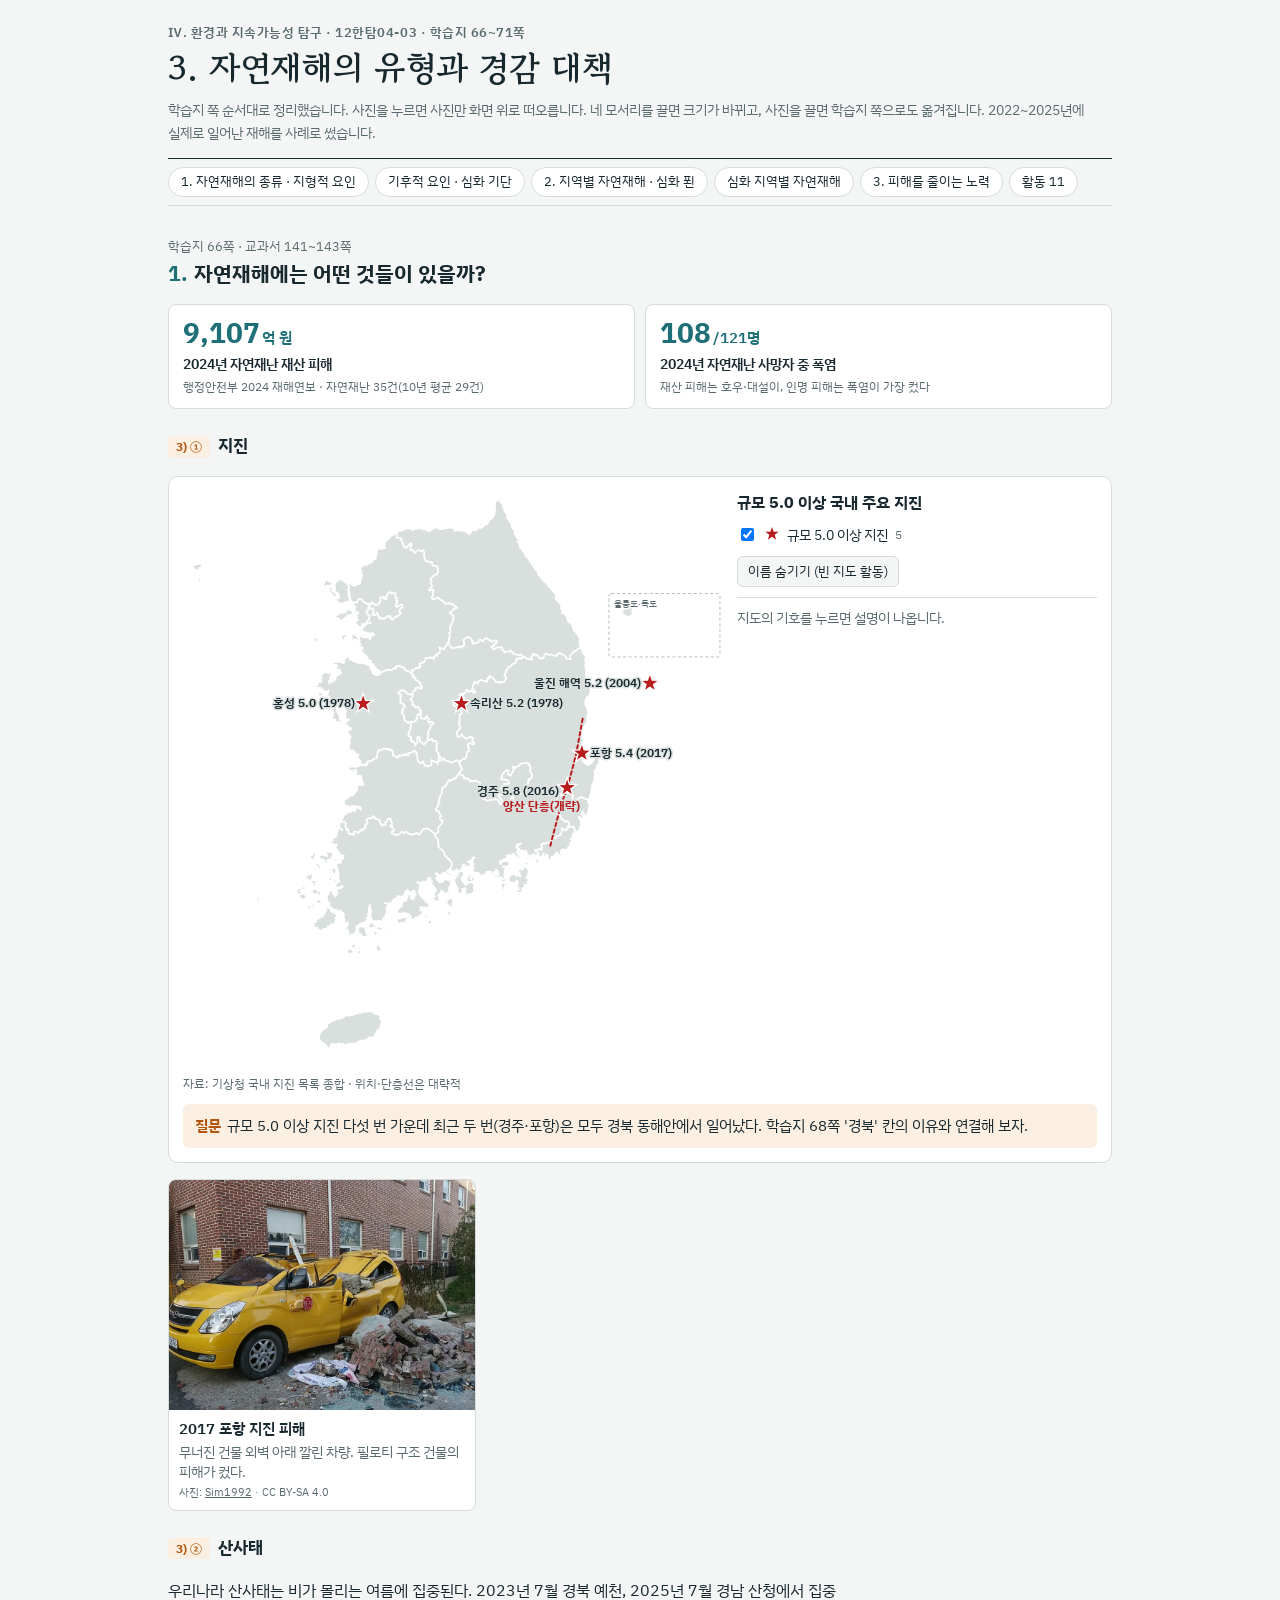
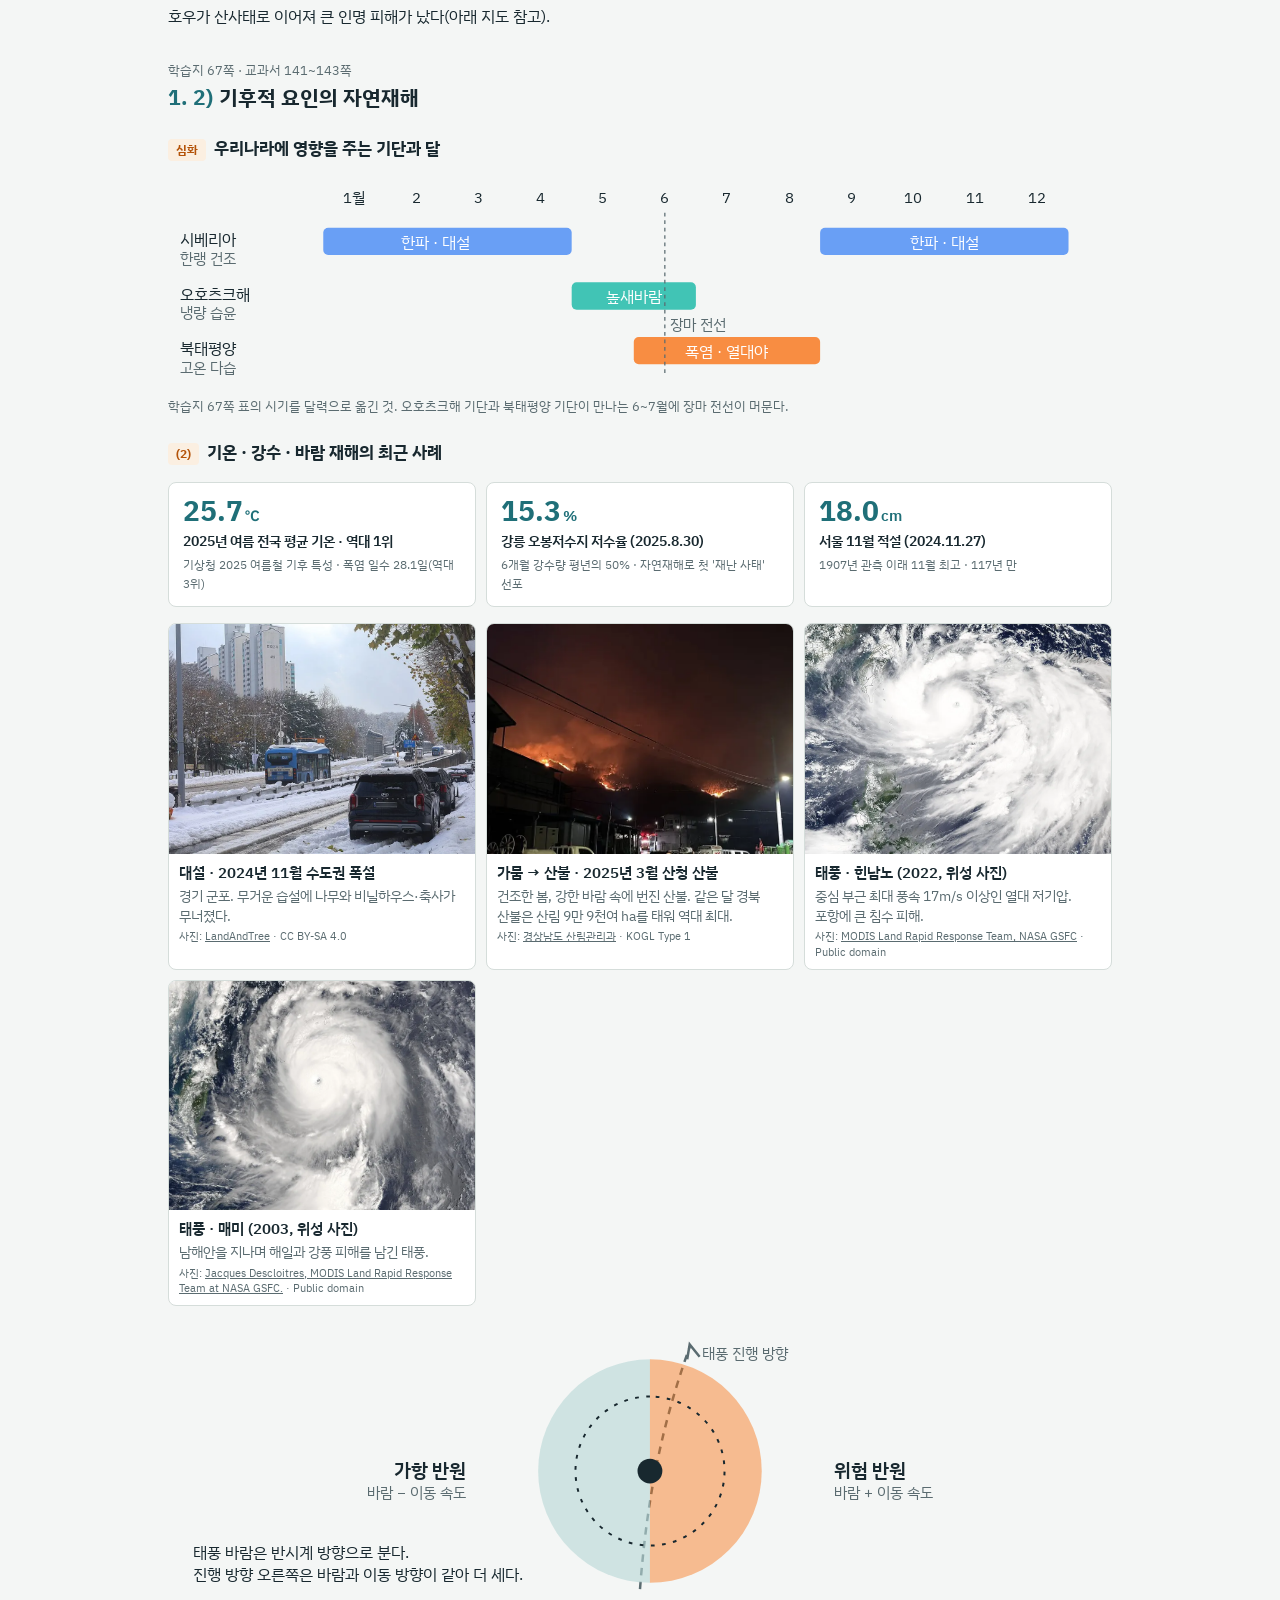
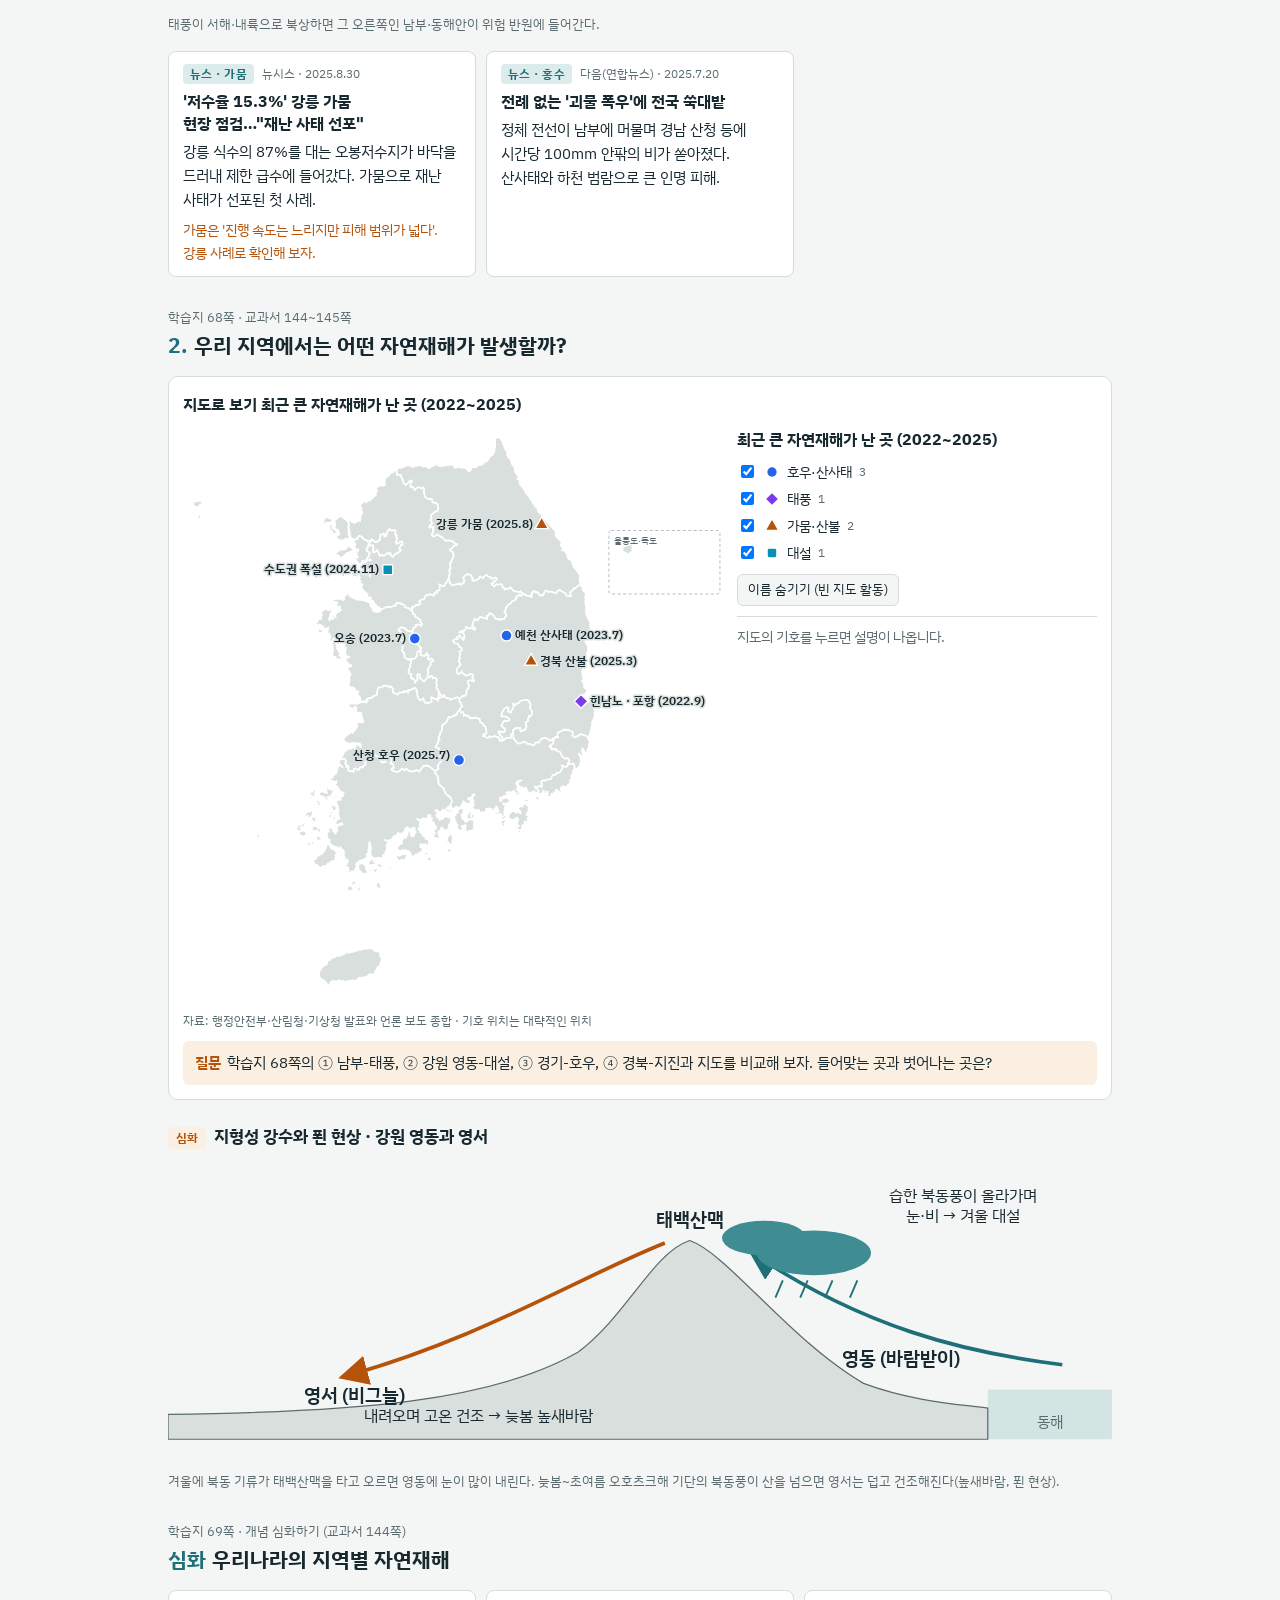
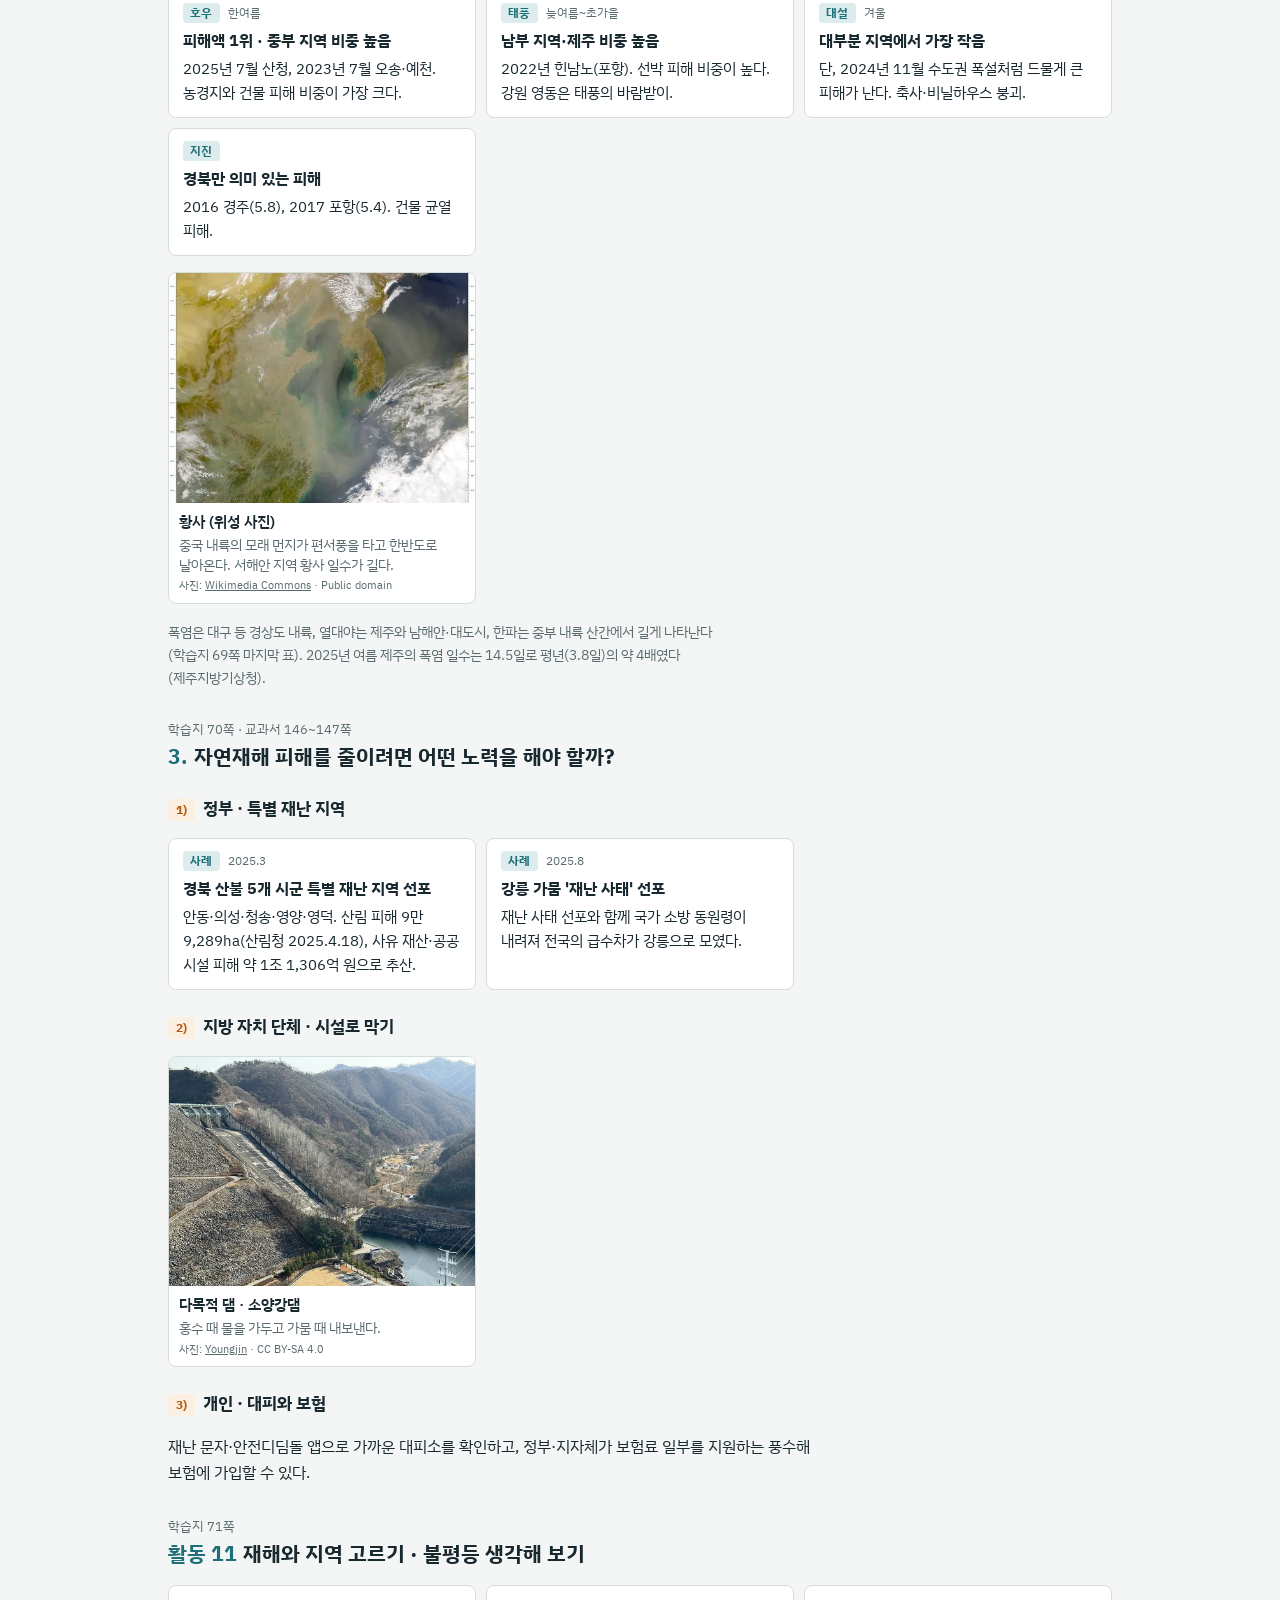
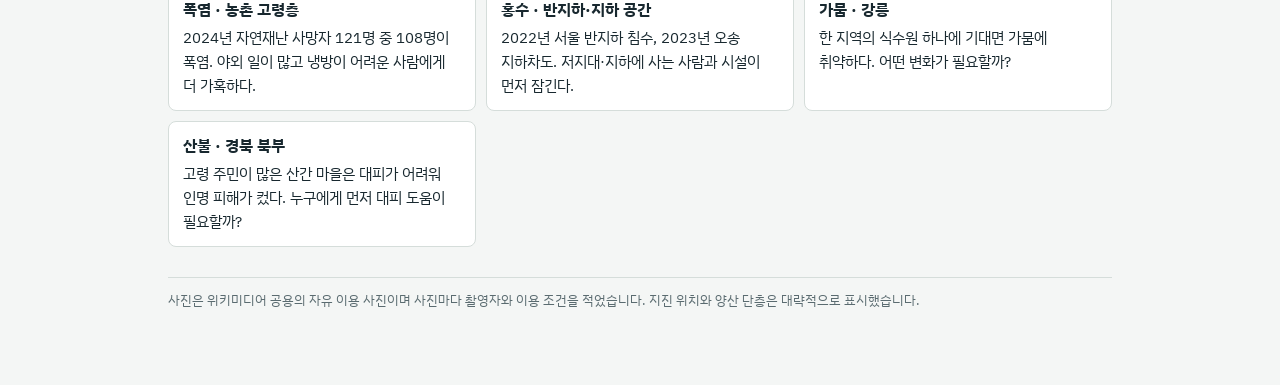
<file: 4-3/resources.html>
<!doctype html>
<html lang="ko">
<head>
<meta charset="utf-8">
<meta name="viewport" content="width=device-width, initial-scale=1">
<title>Ⅳ-3 자연재해의 유형과 경감 대책 수업자료</title>
<link rel="stylesheet" href="../common/resource.css">
</head>
<body>
<div class="wrap">
  <header class="res-head">
    <span class="eyebrow">Ⅳ. 환경과 지속가능성 탐구 · 12한탐04-03 · 학습지 66~71쪽</span>
    <h1>3. 자연재해의 유형과 경감 대책</h1>
    <p>학습지 쪽 순서대로 정리했습니다. 사진을 누르면 사진만 화면 위로 떠오릅니다. 네 모서리를 끌면 크기가 바뀌고, 사진을 끌면 학습지 쪽으로도 옮겨집니다. 2022~2025년에 실제로 일어난 재해를 사례로 썼습니다.</p>
  </header>
  <nav class="toc" aria-label="이 자료의 차례">
    <a href="#p1">1. 자연재해의 종류 · 지형적 요인</a>
    <a href="#p1b">기후적 요인 · 심화 기단</a>
    <a href="#p2">2. 지역별 자연재해 · 심화 푄</a>
    <a href="#d2">심화 지역별 자연재해</a>
    <a href="#p3">3. 피해를 줄이는 노력</a>
    <a href="#p4">활동 11</a>
  </nav>

  <!-- 1 -->
  <section class="part" id="p1">
    <header><span class="ref">학습지 66쪽 · 교과서 141~143쪽</span><h2><b>1.</b>자연재해에는 어떤 것들이 있을까?</h2></header>
    <div class="stats">
      <div class="stat"><span class="num">9,107<small>억 원</small></span><span class="lbl">2024년 자연재난 재산 피해</span><span class="src">행정안전부 2024 재해연보 · 자연재난 35건(10년 평균 29건)</span></div>
      <div class="stat"><span class="num">108<small>/121명</small></span><span class="lbl">2024년 자연재난 사망자 중 폭염</span><span class="src">재산 피해는 호우·대설이, 인명 피해는 폭염이 가장 컸다</span></div>
    </div>
    <h3 class="sub-h"><span class="badge">3) ①</span>지진</h3>
    <div class="block">
      <div id="map-quake"></div>
      <p class="ask"><b>질문</b>규모 5.0 이상 지진 다섯 번 가운데 최근 두 번(경주·포항)은 모두 경북 동해안에서 일어났다. 학습지 68쪽 '경북' 칸의 이유와 연결해 보자.</p>
    </div>
    <div class="gallery" data-photos='[
      ["pohang","2017 포항 지진 피해","무너진 건물 외벽 아래 깔린 차량. 필로티 구조 건물의 피해가 컸다."]
    ]'></div>
    <h3 class="sub-h"><span class="badge">3) ②</span>산사태</h3>
    <p class="lead">우리나라 산사태는 비가 몰리는 여름에 집중된다. 2023년 7월 경북 예천, 2025년 7월 경남 산청에서 집중 호우가 산사태로 이어져 큰 인명 피해가 났다(아래 지도 참고).</p>
  </section>

  <!-- 1-2 -->
  <section class="part" id="p1b">
    <header><span class="ref">학습지 67쪽 · 교과서 141~143쪽</span><h2><b>1. 2)</b>기후적 요인의 자연재해</h2></header>
    <h3 class="sub-h"><span class="badge">심화</span>우리나라에 영향을 주는 기단과 달</h3>
    <figure class="fig dg">
      <svg viewBox="0 0 760 170" role="img" aria-label="월별로 영향을 주는 기단">
        <g class="t-mute">
          <text x="150" y="20" text-anchor="middle">1월</text><text x="200" y="20" text-anchor="middle">2</text><text x="250" y="20" text-anchor="middle">3</text><text x="300" y="20" text-anchor="middle">4</text><text x="350" y="20" text-anchor="middle">5</text><text x="400" y="20" text-anchor="middle">6</text><text x="450" y="20" text-anchor="middle">7</text><text x="500" y="20" text-anchor="middle">8</text><text x="550" y="20" text-anchor="middle">9</text><text x="600" y="20" text-anchor="middle">10</text><text x="650" y="20" text-anchor="middle">11</text><text x="700" y="20" text-anchor="middle">12</text>
        </g>
        <text class="t-s" x="10" y="54">시베리아</text><text class="t-mute" x="10" y="69">한랭 건조</text>
        <rect x="125" y="40" width="200" height="22" rx="4" fill="#3b82f6" opacity=".75"/><rect x="525" y="40" width="200" height="22" rx="4" fill="#3b82f6" opacity=".75"/>
        <text class="t-s" x="10" y="98">오호츠크해</text><text class="t-mute" x="10" y="113">냉량 습윤</text>
        <rect x="325" y="84" width="100" height="22" rx="4" fill="#14b8a6" opacity=".8"/>
        <text class="t-s" x="10" y="142">북태평양</text><text class="t-mute" x="10" y="157">고온 다습</text>
        <rect x="375" y="128" width="150" height="22" rx="4" fill="#f97316" opacity=".8"/>
        <text class="t-s" x="215" y="56" text-anchor="middle" style="fill:#fff">한파 · 대설</text><text class="t-s" x="625" y="56" text-anchor="middle" style="fill:#fff">한파 · 대설</text>
        <text class="t-s" x="375" y="100" text-anchor="middle" style="fill:#fff">높새바람</text>
        <text class="t-s" x="450" y="144" text-anchor="middle" style="fill:#fff">폭염 · 열대야</text>
        <line x1="400" y1="28" x2="400" y2="160" class="ln-mute"/><text class="t-mute" x="404" y="122">장마 전선</text>
      </svg>
      <figcaption>학습지 67쪽 표의 시기를 달력으로 옮긴 것. 오호츠크해 기단과 북태평양 기단이 만나는 6~7월에 장마 전선이 머문다.</figcaption>
    </figure>
    <h3 class="sub-h"><span class="badge">(2)</span>기온 · 강수 · 바람 재해의 최근 사례</h3>
    <div class="stats">
      <div class="stat"><span class="num">25.7<small>℃</small></span><span class="lbl">2025년 여름 전국 평균 기온 · 역대 1위</span><span class="src">기상청 2025 여름철 기후 특성 · 폭염 일수 28.1일(역대 3위)</span></div>
      <div class="stat"><span class="num">15.3<small>%</small></span><span class="lbl">강릉 오봉저수지 저수율 (2025.8.30)</span><span class="src">6개월 강수량 평년의 50% · 자연재해로 첫 '재난 사태' 선포</span></div>
      <div class="stat"><span class="num">18.0<small>cm</small></span><span class="lbl">서울 11월 적설 (2024.11.27)</span><span class="src">1907년 관측 이래 11월 최고 · 117년 만</span></div>
    </div>
    <div class="gallery" data-photos='[
      ["snow2024","대설 · 2024년 11월 수도권 폭설","경기 군포. 무거운 습설에 나무와 비닐하우스·축사가 무너졌다."],
      ["fire2025","가뭄 → 산불 · 2025년 3월 산청 산불","건조한 봄, 강한 바람 속에 번진 산불. 같은 달 경북 산불은 산림 9만 9천여 ha를 태워 역대 최대."],
      ["hinnamnor","태풍 · 힌남노 (2022, 위성 사진)","중심 부근 최대 풍속 17m/s 이상인 열대 저기압. 포항에 큰 침수 피해."],
      ["maemi","태풍 · 매미 (2003, 위성 사진)","남해안을 지나며 해일과 강풍 피해를 남긴 태풍."]
    ]'></div>
    <figure class="fig dg">
      <svg viewBox="0 0 760 230" role="img" aria-label="태풍의 위험 반원과 가항 반원">
        <path d="M380,215 C385,150 395,90 420,20" stroke="var(--muted)" stroke-width="2" fill="none" stroke-dasharray="6 5"/>
        <path d="M418,30 L420,18 L428,28" stroke="var(--muted)" stroke-width="2" fill="none"/>
        <text class="t-mute" x="430" y="30">태풍 진행 방향</text>
        <path d="M388,120 m-90,0 a90,90 0 0,1 90,-90 l0,180 a90,90 0 0,1 -90,-90 Z" fill="var(--c1)" opacity=".6"/>
        <path d="M388,30 a90,90 0 0,1 0,180 Z" fill="#f97316" opacity=".45"/>
        <circle cx="388" cy="120" r="10" fill="var(--ink)"/>
        <g stroke="var(--ink)" stroke-width="1.6" fill="none"><path d="M388,60 a60,60 0 1,0 0.1,0" stroke-dasharray="3 6"/></g>
        <text class="t-m" x="240" y="125" text-anchor="end">가항 반원</text><text class="t-mute" x="240" y="142" text-anchor="end">바람 − 이동 속도</text>
        <text class="t-m" x="536" y="125">위험 반원</text><text class="t-mute" x="536" y="142">바람 + 이동 속도</text>
        <text class="t-s" x="20" y="190">태풍 바람은 반시계 방향으로 분다.</text><text class="t-s" x="20" y="208">진행 방향 오른쪽은 바람과 이동 방향이 같아 더 세다.</text>
      </svg>
      <figcaption>태풍이 서해·내륙으로 북상하면 그 오른쪽인 남부·동해안이 위험 반원에 들어간다.</figcaption>
    </figure>
    <div class="items">
      <article class="item">
        <div class="meta"><span class="kind">뉴스 · 가뭄</span>뉴시스 · 2025.8.30</div>
        <h4><a href="https://www.newsis.com/view/NISX20250830_0003309340" target="_blank" rel="noopener">'저수율 15.3%' 강릉 가뭄 현장 점검…"재난 사태 선포"</a></h4>
        <p>강릉 식수의 87%를 대는 오봉저수지가 바닥을 드러내 제한 급수에 들어갔다. 가뭄으로 재난 사태가 선포된 첫 사례.</p>
        <p class="q">가뭄은 '진행 속도는 느리지만 피해 범위가 넓다'. 강릉 사례로 확인해 보자.</p>
      </article>
      <article class="item">
        <div class="meta"><span class="kind">뉴스 · 홍수</span>다음(연합뉴스) · 2025.7.20</div>
        <h4><a href="https://v.daum.net/v/20250720210459599" target="_blank" rel="noopener">전례 없는 '괴물 폭우'에 전국 쑥대밭</a></h4>
        <p>정체 전선이 남부에 머물며 경남 산청 등에 시간당 100mm 안팎의 비가 쏟아졌다. 산사태와 하천 범람으로 큰 인명 피해.</p>
      </article>
    </div>
  </section>

  <!-- 2 -->
  <section class="part" id="p2">
    <header><span class="ref">학습지 68쪽 · 교과서 144~145쪽</span><h2><b>2.</b>우리 지역에서는 어떤 자연재해가 발생할까?</h2></header>
    <div class="block">
      <h3>지도로 보기 최근 큰 자연재해가 난 곳 (2022~2025)</h3>
      <div id="map-recent"></div>
      <p class="ask"><b>질문</b>학습지 68쪽의 ① 남부-태풍, ② 강원 영동-대설, ③ 경기-호우, ④ 경북-지진과 지도를 비교해 보자. 들어맞는 곳과 벗어나는 곳은?</p>
    </div>
    <h3 class="sub-h"><span class="badge">심화</span>지형성 강수와 푄 현상 · 강원 영동과 영서</h3>
    <figure class="fig dg">
      <svg viewBox="0 0 760 240" role="img" aria-label="태백산맥을 사이에 둔 지형성 강수와 푄 현상">
        <defs><marker id="ahb" markerWidth="8" markerHeight="8" refX="7" refY="4" orient="auto"><path d="M0,0L8,4L0,8Z" fill="var(--accent)"/></marker><marker id="ahr" markerWidth="8" markerHeight="8" refX="7" refY="4" orient="auto"><path d="M0,0L8,4L0,8Z" fill="var(--warm)"/></marker></defs>
        <rect x="660" y="180" width="100" height="40" class="sea"/>
        <path d="M0,200 C150,198 260,190 330,150 C370,120 390,70 420,60 C450,70 500,140 560,175 C600,190 640,192 660,195 L660,220 L0,220 Z" class="bed"/>
        <text class="t-m" x="420" y="48" text-anchor="middle">태백산맥</text>
        <text class="t-m" x="150" y="190" text-anchor="middle">영서 (비그늘)</text><text class="t-m" x="590" y="160" text-anchor="middle">영동 (바람받이)</text><text class="t-mute" x="710" y="210" text-anchor="middle">동해</text>
        <path d="M720,160 C640,150 560,130 470,70" stroke="var(--accent)" stroke-width="3" fill="none" marker-end="url(#ahb)"/>
        <path d="M400,62 C330,90 250,140 140,170" stroke="var(--warm)" stroke-width="3" fill="none" marker-end="url(#ahr)"/>
        <g fill="var(--c3)"><ellipse cx="520" cy="70" rx="46" ry="18"/><ellipse cx="480" cy="58" rx="34" ry="14"/></g>
        <g stroke="var(--accent)" stroke-width="1.5"><path d="M495,92 l-6,14 M515,92 l-6,14 M535,92 l-6,14 M555,92 l-6,14"/></g>
        <text class="t-s" x="640" y="28" text-anchor="middle">습한 북동풍이 올라가며</text><text class="t-s" x="640" y="44" text-anchor="middle">눈·비 → 겨울 대설</text>
        <text class="t-s" x="250" y="205" text-anchor="middle">내려오며 고온 건조 → 늦봄 높새바람</text>
      </svg>
      <figcaption>겨울에 북동 기류가 태백산맥을 타고 오르면 영동에 눈이 많이 내린다. 늦봄~초여름 오호츠크해 기단의 북동풍이 산을 넘으면 영서는 덥고 건조해진다(높새바람, 푄 현상).</figcaption>
    </figure>
  </section>

  <!-- 심화 2 -->
  <section class="part" id="d2">
    <header><span class="ref">학습지 69쪽 · 개념 심화하기 (교과서 144쪽)</span><h2><b>심화</b>우리나라의 지역별 자연재해</h2></header>
    <div class="items">
      <div class="item"><div class="meta"><span class="kind">호우</span>한여름</div><h4>피해액 1위 · 중부 지역 비중 높음</h4><p>2025년 7월 산청, 2023년 7월 오송·예천. 농경지와 건물 피해 비중이 가장 크다.</p></div>
      <div class="item"><div class="meta"><span class="kind">태풍</span>늦여름~초가을</div><h4>남부 지역·제주 비중 높음</h4><p>2022년 힌남노(포항). 선박 피해 비중이 높다. 강원 영동은 태풍의 바람받이.</p></div>
      <div class="item"><div class="meta"><span class="kind">대설</span>겨울</div><h4>대부분 지역에서 가장 작음</h4><p>단, 2024년 11월 수도권 폭설처럼 드물게 큰 피해가 난다. 축사·비닐하우스 붕괴.</p></div>
      <div class="item"><div class="meta"><span class="kind">지진</span></div><h4>경북만 의미 있는 피해</h4><p>2016 경주(5.8), 2017 포항(5.4). 건물 균열 피해.</p></div>
    </div>
    <div class="gallery" data-photos='[
      ["dust","황사 (위성 사진)","중국 내륙의 모래 먼지가 편서풍을 타고 한반도로 날아온다. 서해안 지역 황사 일수가 길다."]
    ]'></div>
    <p class="lead" style="font-size:14px;color:var(--muted)">폭염은 대구 등 경상도 내륙, 열대야는 제주와 남해안·대도시, 한파는 중부 내륙 산간에서 길게 나타난다(학습지 69쪽 마지막 표). 2025년 여름 제주의 폭염 일수는 14.5일로 평년(3.8일)의 약 4배였다(제주지방기상청).</p>
  </section>

  <!-- 3 -->
  <section class="part" id="p3">
    <header><span class="ref">학습지 70쪽 · 교과서 146~147쪽</span><h2><b>3.</b>자연재해 피해를 줄이려면 어떤 노력을 해야 할까?</h2></header>
    <h3 class="sub-h"><span class="badge">1)</span>정부 · 특별 재난 지역</h3>
    <div class="items">
      <article class="item">
        <div class="meta"><span class="kind">사례</span>2025.3</div>
        <h4>경북 산불 5개 시군 특별 재난 지역 선포</h4>
        <p>안동·의성·청송·영양·영덕. 산림 피해 9만 9,289ha(산림청 2025.4.18), 사유 재산·공공 시설 피해 약 1조 1,306억 원으로 추산.</p>
      </article>
      <article class="item">
        <div class="meta"><span class="kind">사례</span>2025.8</div>
        <h4>강릉 가뭄 '재난 사태' 선포</h4>
        <p>재난 사태 선포와 함께 국가 소방 동원령이 내려져 전국의 급수차가 강릉으로 모였다.</p>
      </article>
    </div>
    <h3 class="sub-h"><span class="badge">2)</span>지방 자치 단체 · 시설로 막기</h3>
    <div class="gallery" data-photos='[
      ["soyang","다목적 댐 · 소양강댐","홍수 때 물을 가두고 가뭄 때 내보낸다."]
    ]'></div>
    <h3 class="sub-h"><span class="badge">3)</span>개인 · 대피와 보험</h3>
    <p class="lead">재난 문자·안전디딤돌 앱으로 가까운 대피소를 확인하고, 정부·지자체가 보험료 일부를 지원하는 풍수해 보험에 가입할 수 있다.</p>
  </section>

  <!-- 활동 11 -->
  <section class="part" id="p4">
    <header><span class="ref">학습지 71쪽</span><h2><b>활동 11</b>재해와 지역 고르기 · 불평등 생각해 보기</h2></header>
    <div class="items">
      <div class="item"><h4>폭염 · 농촌 고령층</h4><p>2024년 자연재난 사망자 121명 중 108명이 폭염. 야외 일이 많고 냉방이 어려운 사람에게 더 가혹하다.</p></div>
      <div class="item"><h4>홍수 · 반지하·지하 공간</h4><p>2022년 서울 반지하 침수, 2023년 오송 지하차도. 저지대·지하에 사는 사람과 시설이 먼저 잠긴다.</p></div>
      <div class="item"><h4>가뭄 · 강릉</h4><p>한 지역의 식수원 하나에 기대면 가뭄에 취약하다. 어떤 변화가 필요할까?</p></div>
      <div class="item"><h4>산불 · 경북 북부</h4><p>고령 주민이 많은 산간 마을은 대피가 어려워 인명 피해가 컸다. 누구에게 먼저 대피 도움이 필요할까?</p></div>
    </div>
  </section>

  <p class="foot-note">사진은 위키미디어 공용의 자유 이용 사진이며 사진마다 촬영자와 이용 조건을 적었습니다. 지진 위치와 양산 단층은 대략적으로 표시했습니다.</p>
</div>

<script src="photos/photos.js"></script>
<script src="../common/korea-sido.js"></script>
<script src="../common/kmap.js"></script>
<script src="../common/resource.js"></script>
<script src="maps.js"></script>
</body>
</html>
</file>
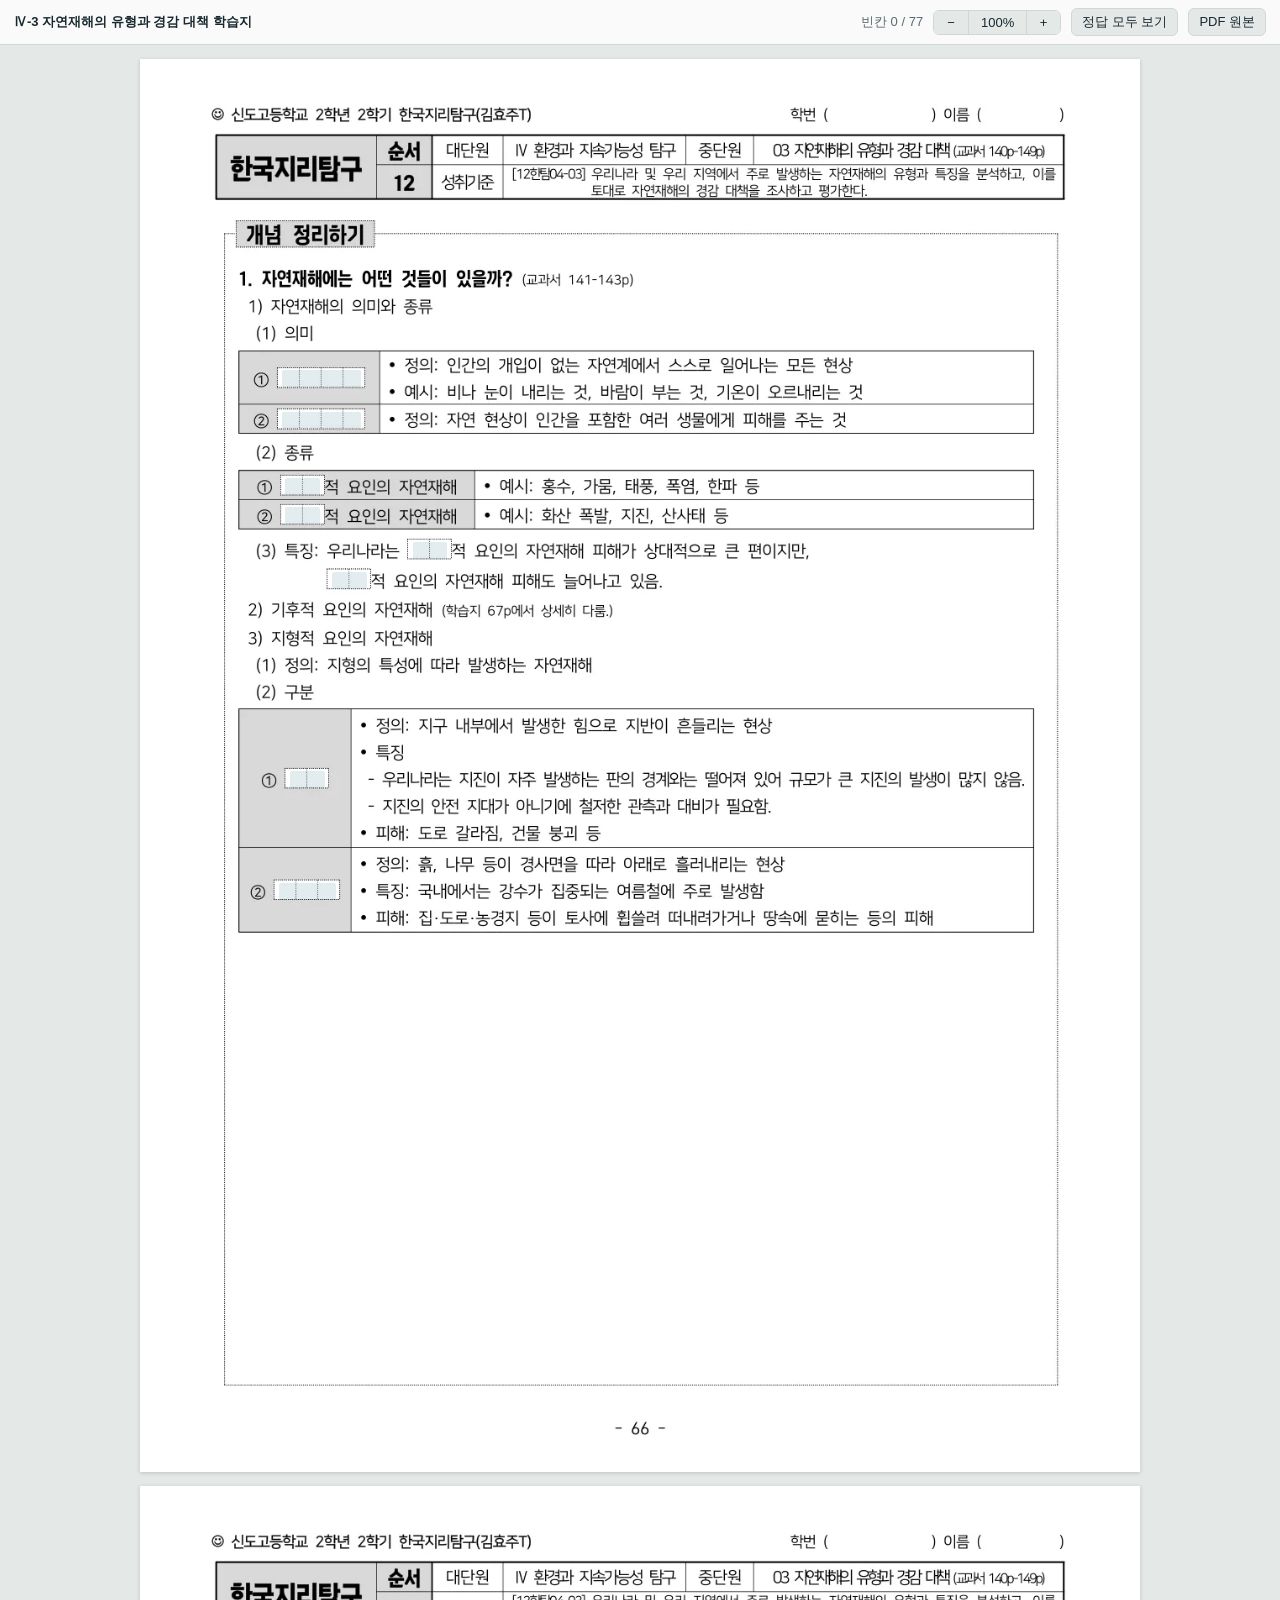
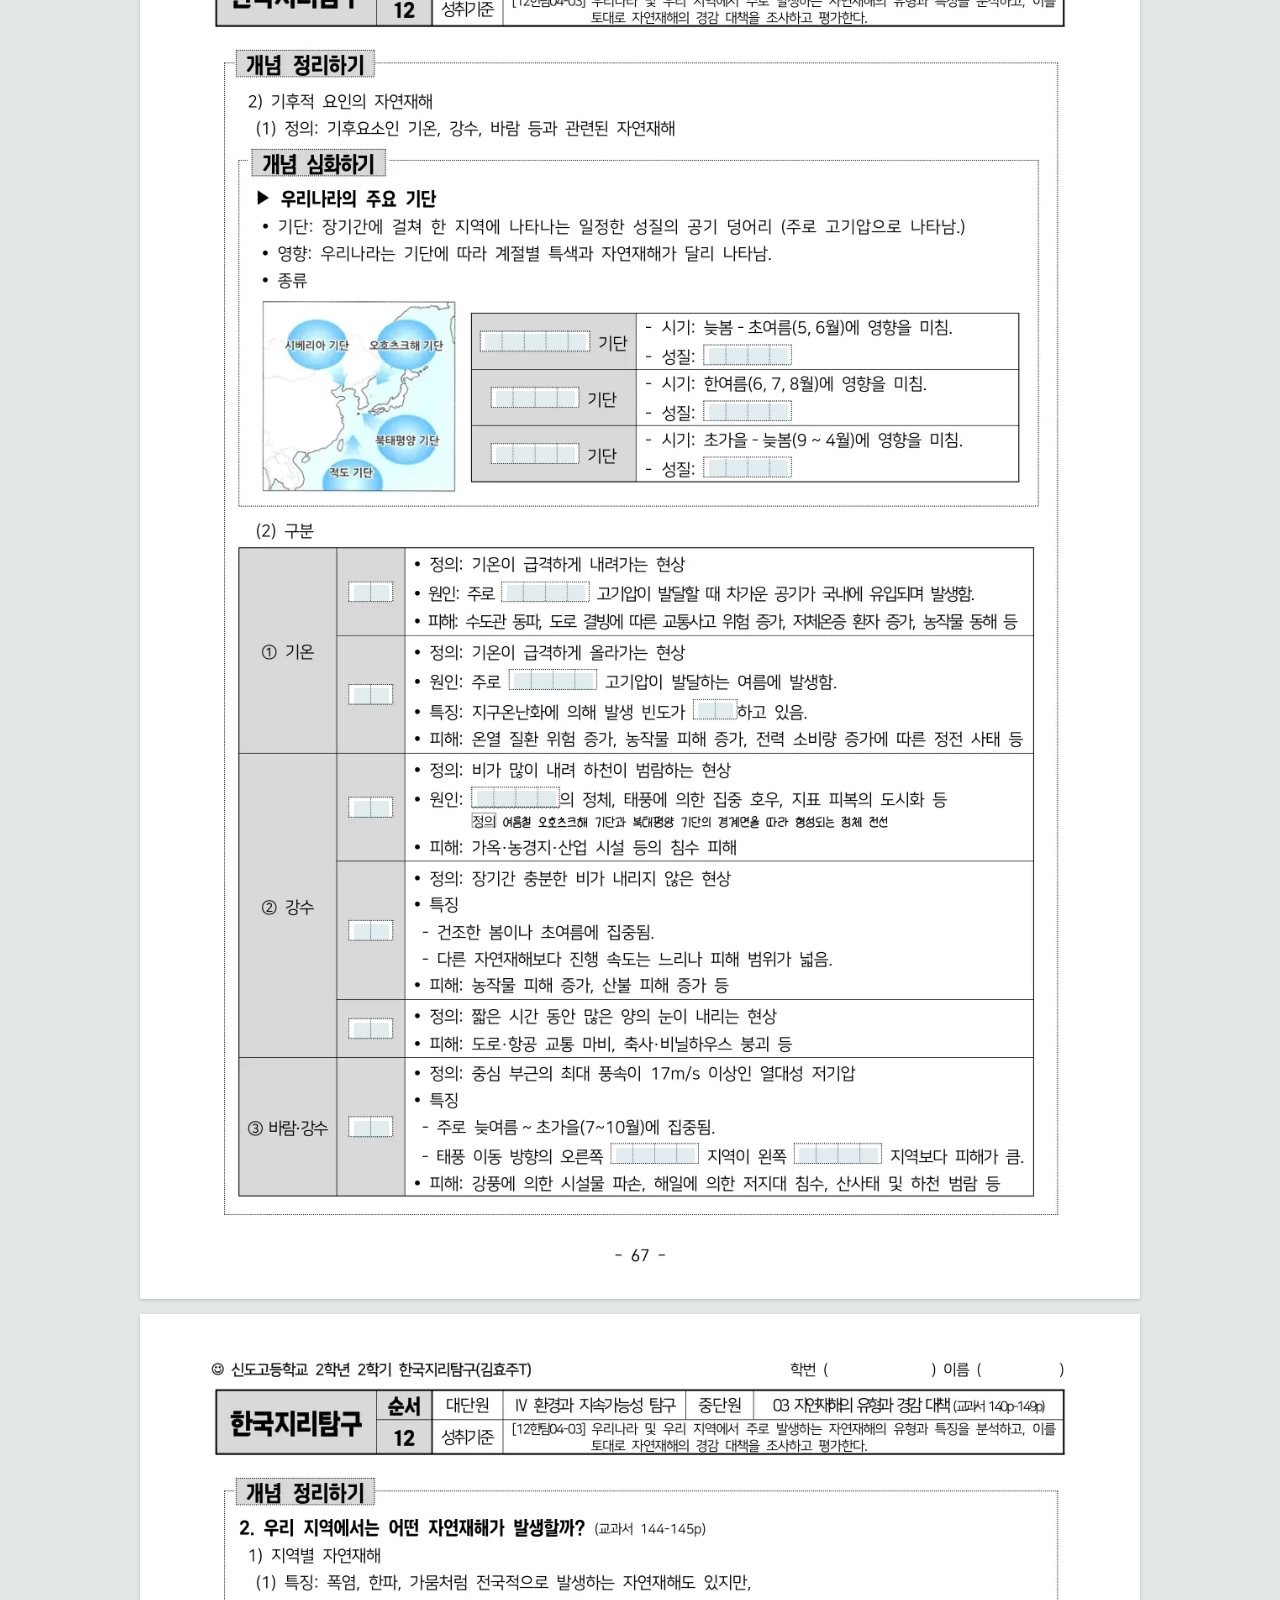
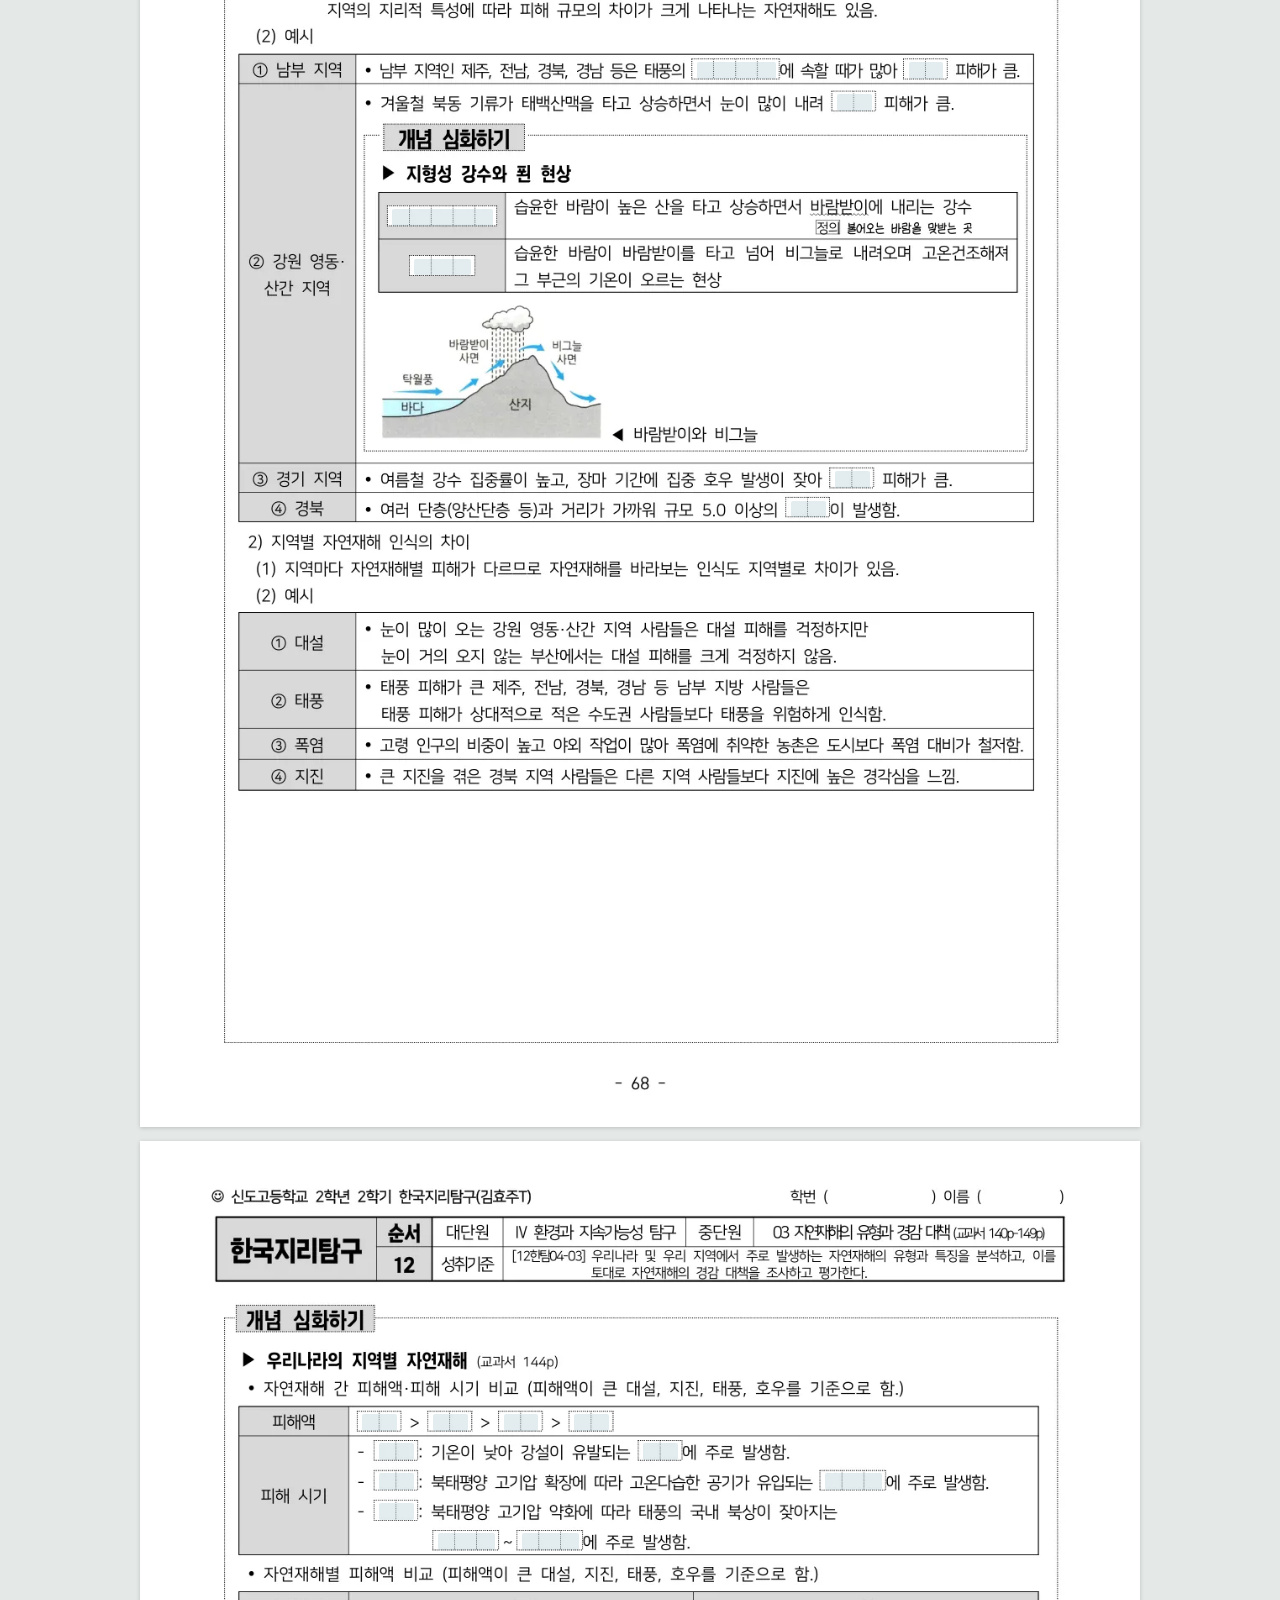
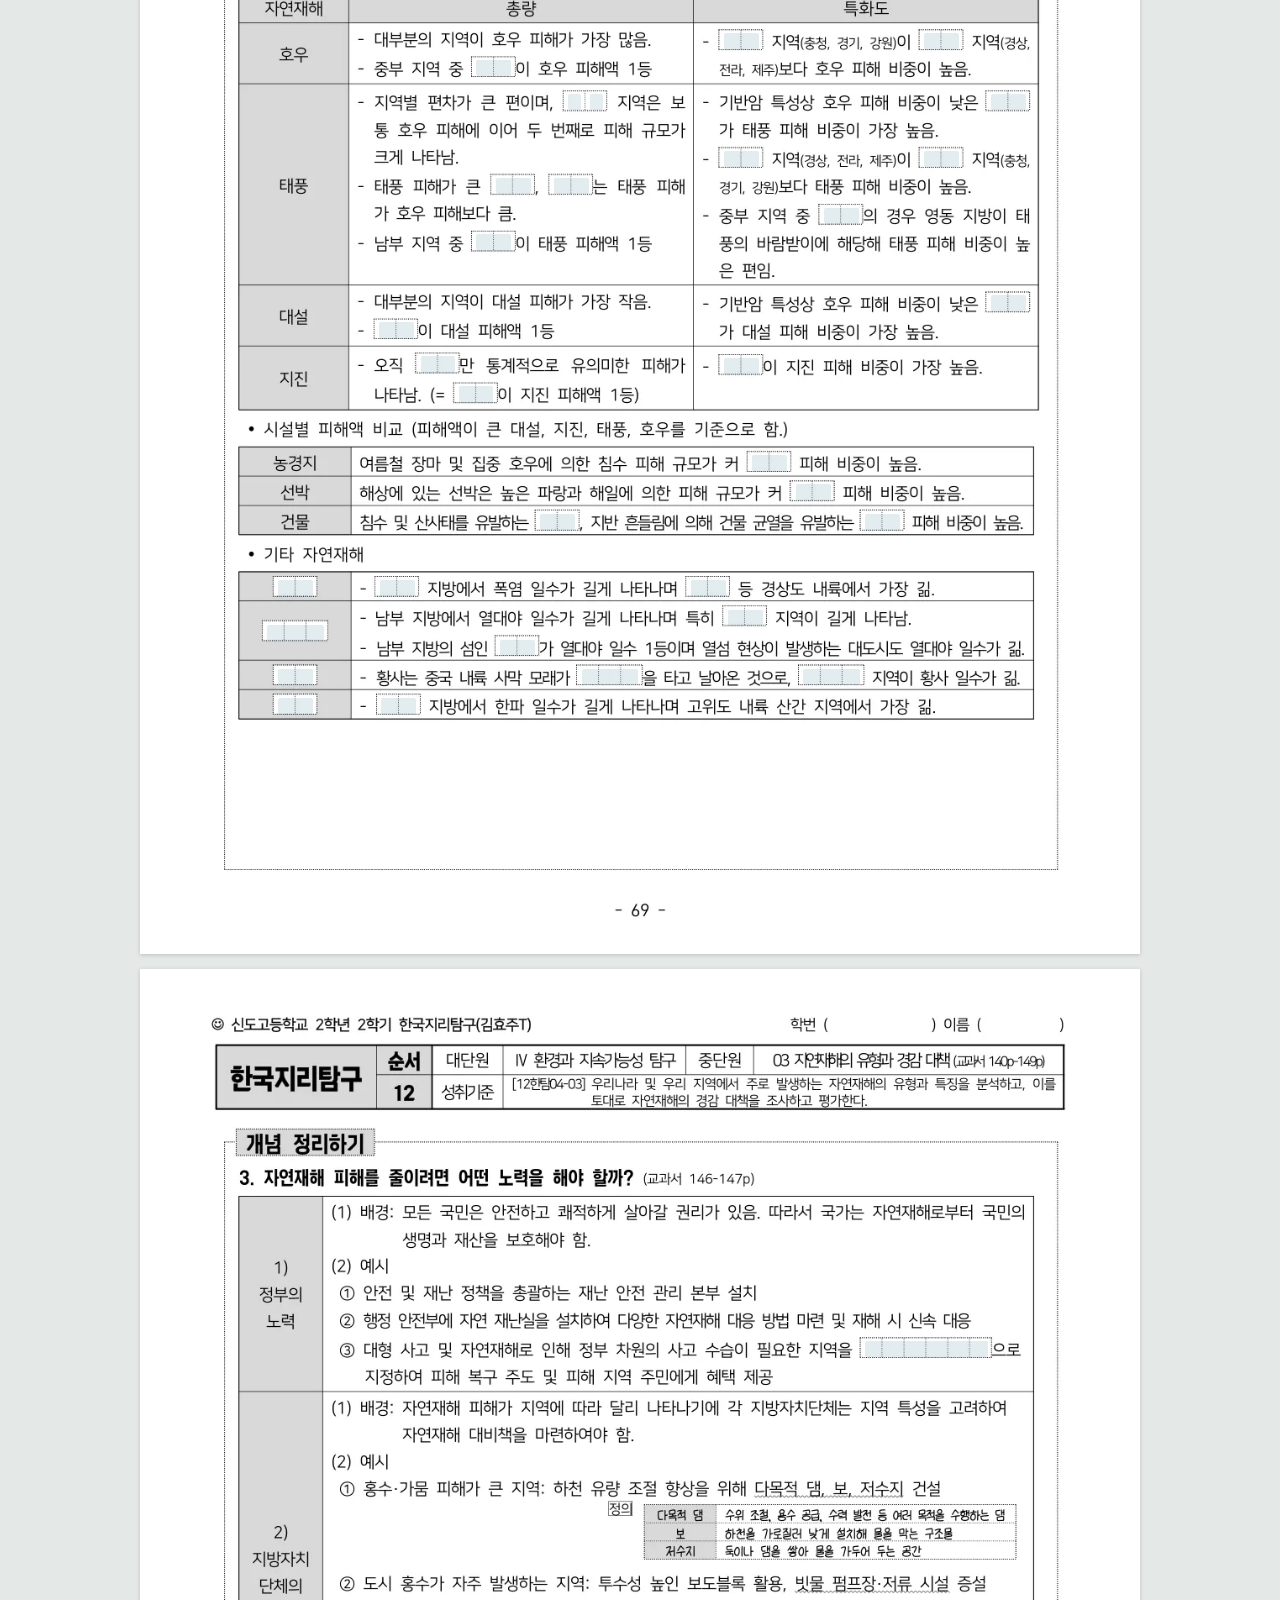
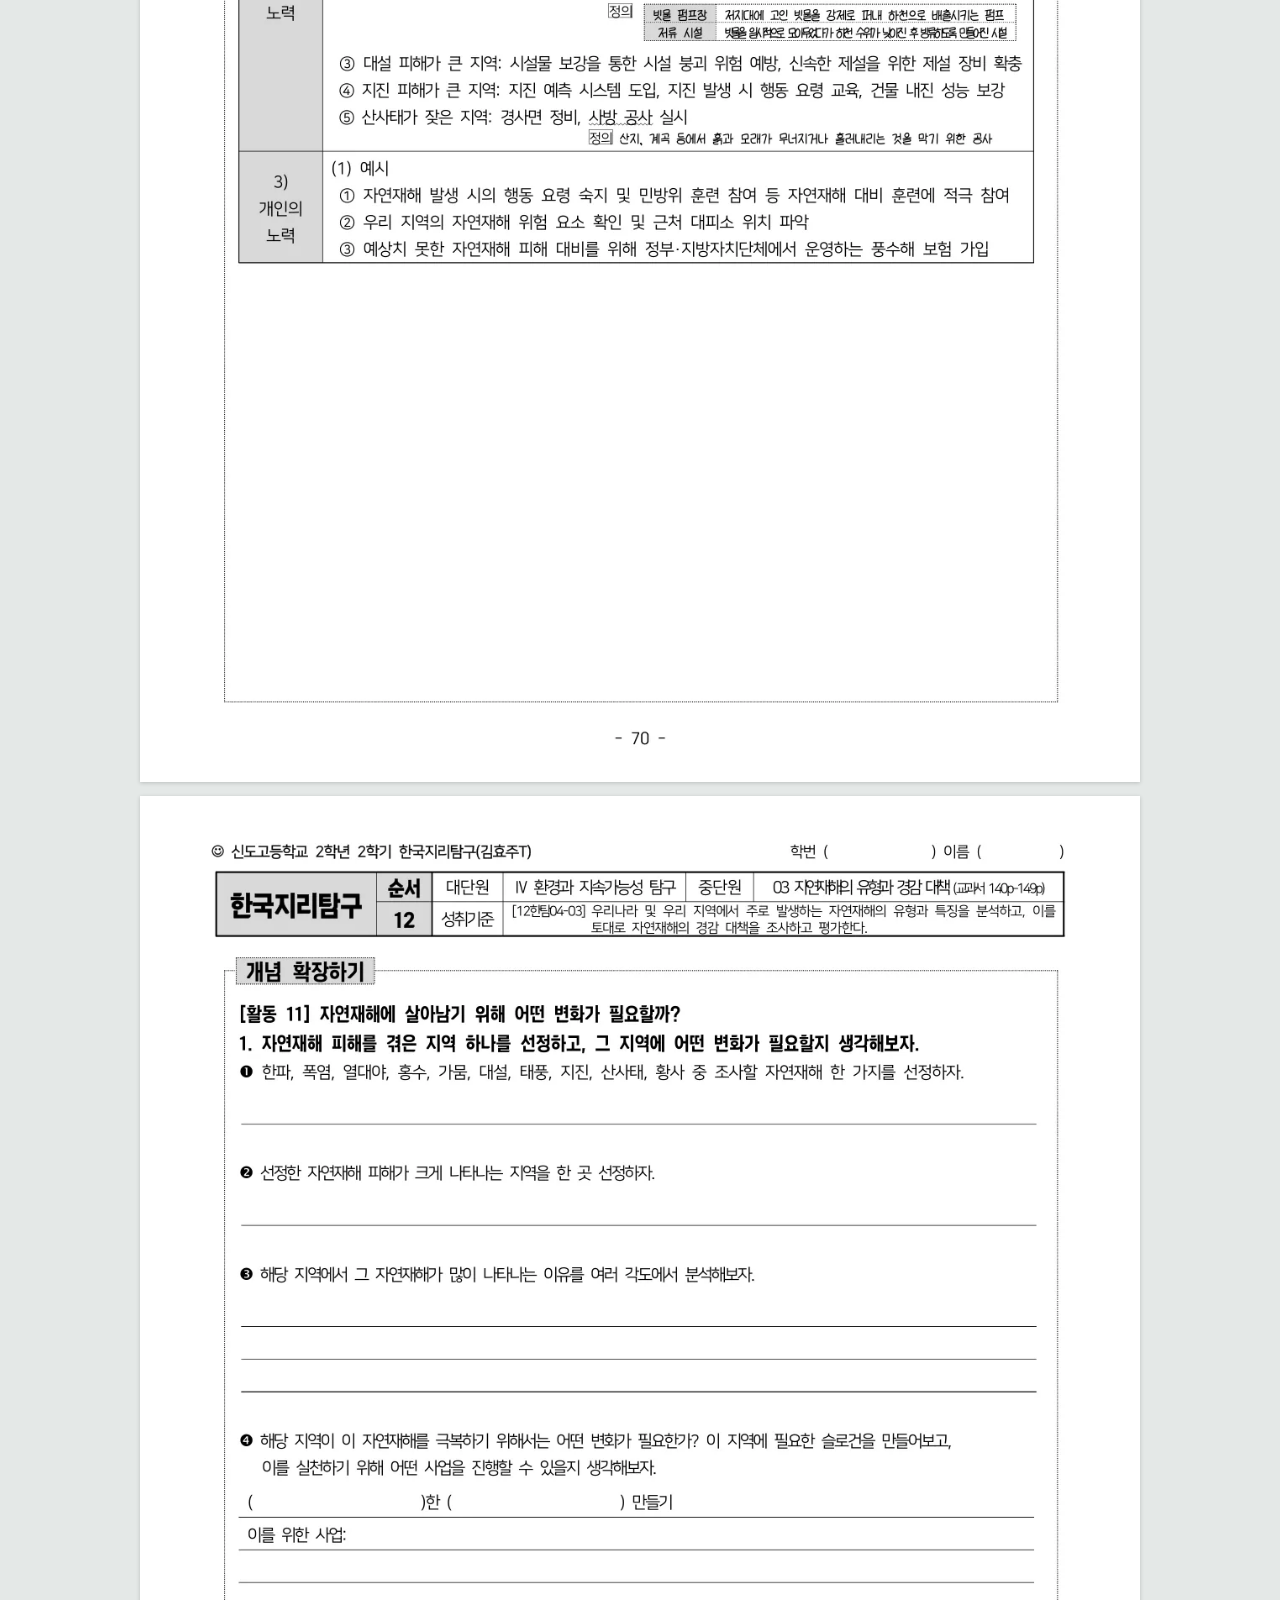
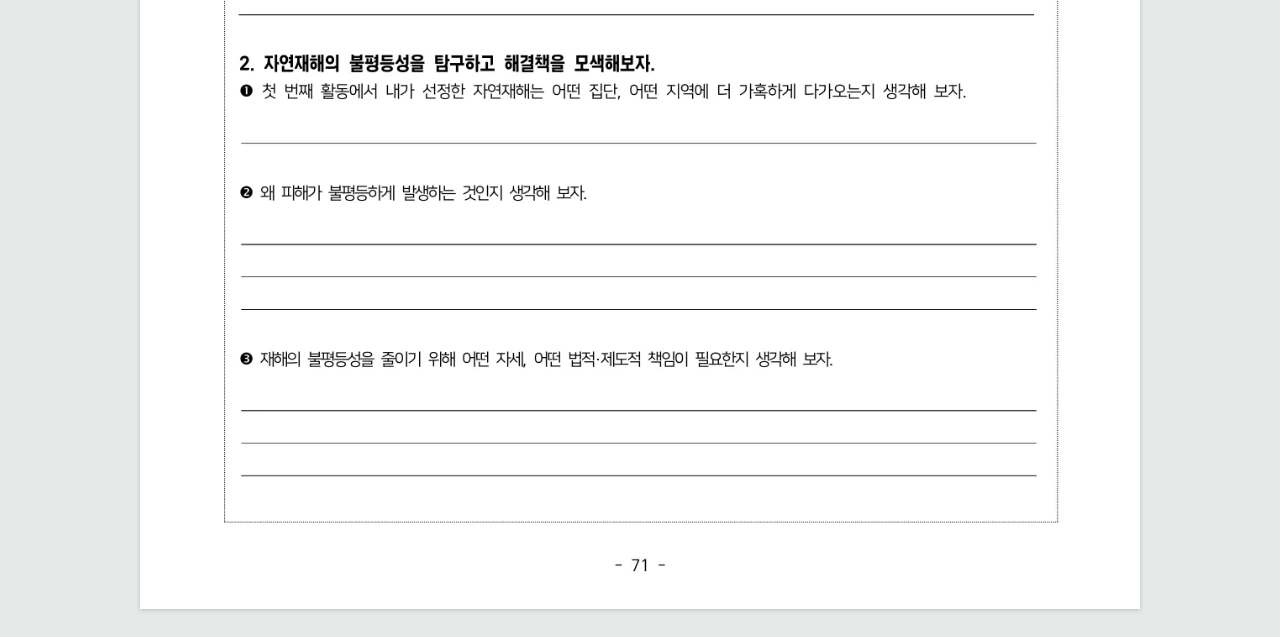
<file: 4-3/worksheet.html>
<!doctype html>
<html lang="ko">
<head>
<meta charset="utf-8">
<meta name="viewport" content="width=device-width, initial-scale=1">
<title>Ⅳ-3 자연재해의 유형과 경감 대책 학습지</title>
<link rel="stylesheet" href="../common/sheet.css">
</head>
<body>
<div class="sheet-bar">
  <span class="sheet-title">Ⅳ-3 자연재해의 유형과 경감 대책 학습지</span>
  <span class="sheet-count" id="count"></span>
  <span class="zoom" role="group" aria-label="학습지 확대·축소"><button id="zoom-out" type="button" title="축소 (Ctrl + 휠)">−</button><button id="zoom-val" type="button" title="폭에 맞추기">100%</button><button id="zoom-in" type="button" title="확대 (Ctrl + 휠)">+</button></span>
  <button id="toggle-all" type="button">정답 모두 보기</button>
  <a href="worksheet.pdf" target="_blank" rel="noopener">PDF 원본</a>
</div>
<main id="pages"></main>
<script>window.SHEET = [{"img": "page-1.webp", "ratio": 1.4134, "answers": [{"t": "자연현상", "x": 14.22, "y": 22.03, "w": 7.88, "h": 1.18, "s": 1.513}, {"t": "자연재해", "x": 14.22, "y": 24.96, "w": 7.88, "h": 1.18, "s": 1.513}, {"t": "기후", "x": 14.54, "y": 29.65, "w": 3.5, "h": 1.18, "s": 1.513}, {"t": "지형", "x": 14.54, "y": 31.72, "w": 3.5, "h": 1.18, "s": 1.513}, {"t": "기후", "x": 27.27, "y": 34.18, "w": 3.48, "h": 1.18, "s": 1.513}, {"t": "지형", "x": 19.2, "y": 36.3, "w": 3.48, "h": 1.18, "s": 1.513}, {"t": "지진", "x": 14.98, "y": 50.41, "w": 3.48, "h": 1.18, "s": 1.513}, {"t": "산사태", "x": 13.88, "y": 58.32, "w": 5.7, "h": 1.18, "s": 1.513}]}, {"img": "page-2.webp", "ratio": 1.4134, "answers": [{"t": "오호츠크해", "x": 34.53, "y": 31.72, "w": 10.05, "h": 1.18, "s": 1.513}, {"t": "냉량습윤", "x": 56.89, "y": 32.68, "w": 7.88, "h": 1.18, "s": 1.513}, {"t": "북태평양", "x": 35.62, "y": 35.7, "w": 7.88, "h": 1.18, "s": 1.513}, {"t": "고온다습", "x": 56.89, "y": 36.65, "w": 7.88, "h": 1.18, "s": 1.513}, {"t": "시베리아", "x": 35.62, "y": 39.68, "w": 7.88, "h": 1.18, "s": 1.513}, {"t": "한랭건조", "x": 56.89, "y": 40.63, "w": 7.88, "h": 1.18, "s": 1.513}, {"t": "한파", "x": 21.38, "y": 49.46, "w": 3.5, "h": 1.18, "s": 1.513}, {"t": "시베리아", "x": 36.65, "y": 49.46, "w": 7.88, "h": 1.18, "s": 1.513}, {"t": "폭염", "x": 21.38, "y": 56.74, "w": 3.5, "h": 1.18, "s": 1.513}, {"t": "북태평양", "x": 37.41, "y": 55.68, "w": 7.88, "h": 1.18, "s": 1.513}, {"t": "증가", "x": 55.83, "y": 57.79, "w": 3.5, "h": 1.18, "s": 1.513}, {"t": "홍수", "x": 21.38, "y": 64.73, "w": 3.5, "h": 1.18, "s": 1.513}, {"t": "장마전선", "x": 33.68, "y": 64.01, "w": 7.88, "h": 1.18, "s": 1.513}, {"t": "가뭄", "x": 21.38, "y": 73.46, "w": 3.5, "h": 1.18, "s": 1.513}, {"t": "대설", "x": 21.38, "y": 80.41, "w": 3.5, "h": 1.18, "s": 1.513}, {"t": "태풍", "x": 21.38, "y": 87.37, "w": 3.5, "h": 1.18, "s": 1.513}, {"t": "위험반원", "x": 47.62, "y": 89.27, "w": 7.86, "h": 1.18, "s": 1.513}, {"t": "가항반원", "x": 65.93, "y": 89.27, "w": 7.86, "h": 1.18, "s": 1.513}]}, {"img": "page-3.webp", "ratio": 1.4134, "answers": [{"t": "위험반원", "x": 55.68, "y": 24.62, "w": 7.88, "h": 1.18, "s": 1.513}, {"t": "태풍", "x": 76.86, "y": 24.62, "w": 3.48, "h": 1.18, "s": 1.513}, {"t": "대설", "x": 69.68, "y": 26.89, "w": 3.5, "h": 1.18, "s": 1.513}, {"t": "지형성강수", "x": 25.23, "y": 35.02, "w": 10.05, "h": 1.18, "s": 1.513}, {"t": "푄현상", "x": 27.41, "y": 38.54, "w": 5.68, "h": 1.18, "s": 1.513}, {"t": "호우", "x": 69.5, "y": 53.58, "w": 3.48, "h": 1.18, "s": 1.513}, {"t": "지진", "x": 65.1, "y": 55.65, "w": 3.48, "h": 1.18, "s": 1.513}]}, {"img": "page-4.webp", "ratio": 1.4134, "answers": [{"t": "호우", "x": 22.23, "y": 19.31, "w": 3.48, "h": 1.18, "s": 1.513}, {"t": "태풍", "x": 29.28, "y": 19.31, "w": 3.5, "h": 1.18, "s": 1.513}, {"t": "대설", "x": 36.36, "y": 19.31, "w": 3.48, "h": 1.18, "s": 1.513}, {"t": "지진", "x": 43.42, "y": 19.31, "w": 3.5, "h": 1.18, "s": 1.513}, {"t": "대설", "x": 23.9, "y": 21.39, "w": 3.48, "h": 1.18, "s": 1.513}, {"t": "겨울", "x": 50.34, "y": 21.39, "w": 3.48, "h": 1.18, "s": 1.513}, {"t": "호우", "x": 23.9, "y": 23.5, "w": 3.48, "h": 1.18, "s": 1.513}, {"t": "한여름", "x": 68.51, "y": 23.5, "w": 5.68, "h": 1.18, "s": 1.513}, {"t": "태풍", "x": 23.9, "y": 25.63, "w": 3.48, "h": 1.18, "s": 1.513}, {"t": "늦여름", "x": 29.79, "y": 27.74, "w": 5.68, "h": 1.18, "s": 1.513}, {"t": "초가을", "x": 38.2, "y": 27.74, "w": 5.68, "h": 1.18, "s": 1.513}, {"t": "충북", "x": 33.64, "y": 36.7, "w": 3.5, "h": 1.18, "s": 1.513}, {"t": "중부", "x": 58.41, "y": 34.8, "w": 3.48, "h": 1.18, "s": 1.513}, {"t": "남부", "x": 78.41, "y": 34.8, "w": 3.5, "h": 1.18, "s": 1.513}, {"t": "남", "x": 42.82, "y": 39.11, "w": 1.3, "h": 1.18, "s": 1.513}, {"t": "부", "x": 44.99, "y": 39.11, "w": 1.3, "h": 1.18, "s": 1.513}, {"t": "경북", "x": 35.56, "y": 45.05, "w": 3.5, "h": 1.18, "s": 1.513}, {"t": "제주", "x": 41.41, "y": 45.05, "w": 3.48, "h": 1.18, "s": 1.513}, {"t": "경북", "x": 33.64, "y": 49.06, "w": 3.5, "h": 1.18, "s": 1.513}, {"t": "제주", "x": 85.13, "y": 39.11, "w": 3.48, "h": 1.18, "s": 1.513}, {"t": "남부", "x": 58.41, "y": 43.14, "w": 3.48, "h": 1.18, "s": 1.513}, {"t": "중부", "x": 78.41, "y": 43.14, "w": 3.5, "h": 1.18, "s": 1.513}, {"t": "강원", "x": 68.39, "y": 47.16, "w": 3.5, "h": 1.18, "s": 1.513}, {"t": "전북", "x": 23.9, "y": 55.28, "w": 3.48, "h": 1.18, "s": 1.513}, {"t": "제주", "x": 85.13, "y": 53.38, "w": 3.48, "h": 1.18, "s": 1.513}, {"t": "경북", "x": 28.05, "y": 57.69, "w": 3.48, "h": 1.18, "s": 1.513}, {"t": "경북", "x": 31.87, "y": 59.82, "w": 3.48, "h": 1.18, "s": 1.513}, {"t": "경북", "x": 58.41, "y": 57.81, "w": 3.48, "h": 1.18, "s": 1.513}, {"t": "호우", "x": 61.21, "y": 64.68, "w": 3.5, "h": 1.18, "s": 1.513}, {"t": "태풍", "x": 65.55, "y": 66.75, "w": 3.5, "h": 1.18, "s": 1.513}, {"t": "호우", "x": 40.01, "y": 68.84, "w": 3.5, "h": 1.18, "s": 1.513}, {"t": "지진", "x": 72.52, "y": 68.84, "w": 3.5, "h": 1.18, "s": 1.513}, {"t": "폭염", "x": 13.79, "y": 73.53, "w": 3.5, "h": 1.18, "s": 1.513}, {"t": "남부", "x": 23.98, "y": 73.53, "w": 3.5, "h": 1.18, "s": 1.513}, {"t": "대구", "x": 55.08, "y": 73.53, "w": 3.5, "h": 1.18, "s": 1.513}, {"t": "열대야", "x": 12.71, "y": 76.67, "w": 5.68, "h": 1.18, "s": 1.513}, {"t": "해안", "x": 58.77, "y": 75.6, "w": 3.5, "h": 1.18, "s": 1.513}, {"t": "제주", "x": 36.0, "y": 77.73, "w": 3.5, "h": 1.18, "s": 1.513}, {"t": "황사", "x": 13.79, "y": 79.79, "w": 3.5, "h": 1.18, "s": 1.513}, {"t": "편서풍", "x": 44.17, "y": 79.79, "w": 5.68, "h": 1.18, "s": 1.513}, {"t": "서해안", "x": 66.33, "y": 79.79, "w": 5.7, "h": 1.18, "s": 1.513}, {"t": "한파", "x": 13.79, "y": 81.88, "w": 3.5, "h": 1.18, "s": 1.513}, {"t": "중부", "x": 24.14, "y": 81.88, "w": 3.48, "h": 1.18, "s": 1.513}]}, {"img": "page-5.webp", "ratio": 1.4134, "answers": [{"t": "특별재난지역", "x": 72.52, "y": 26.3, "w": 12.25, "h": 1.18, "s": 1.513}]}, {"img": "page-6.webp", "ratio": 1.4134, "answers": []}];</script>
<script src="../common/sheet.js"></script>
</body>
</html>
</file>
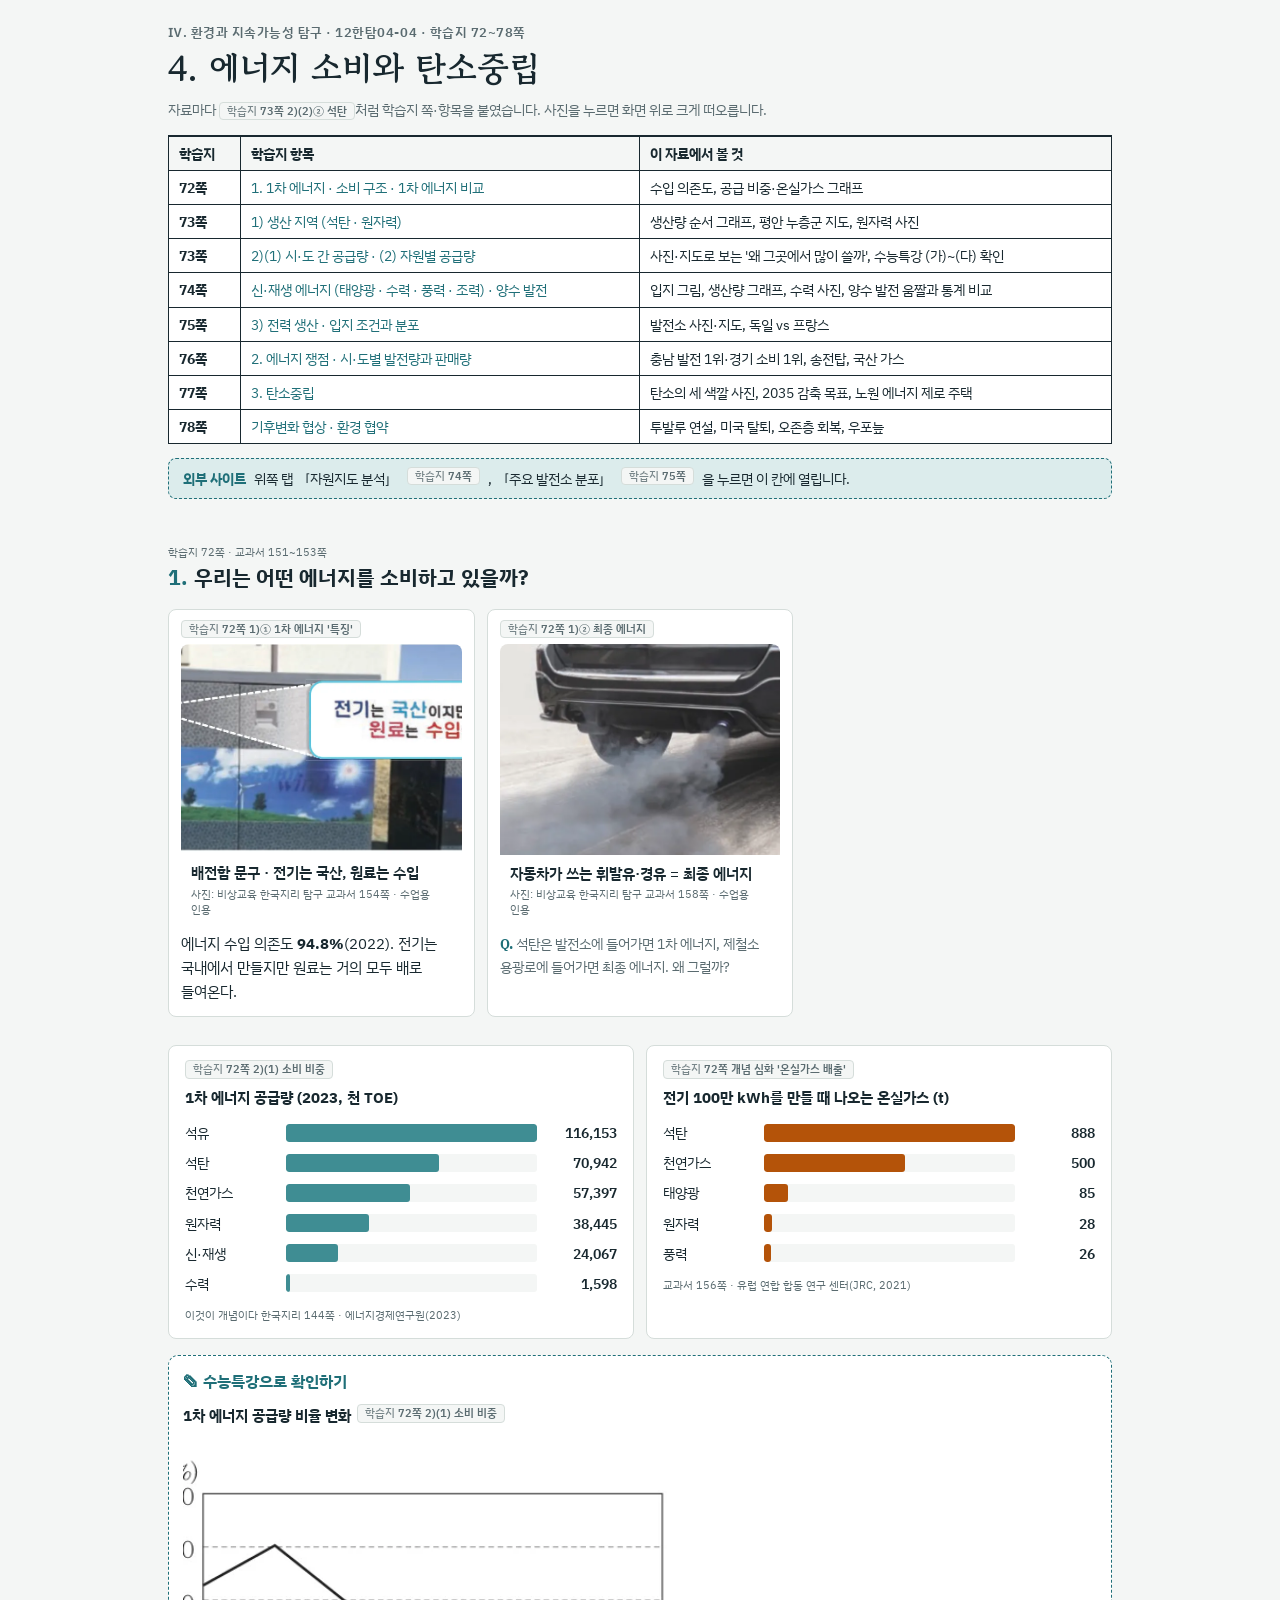
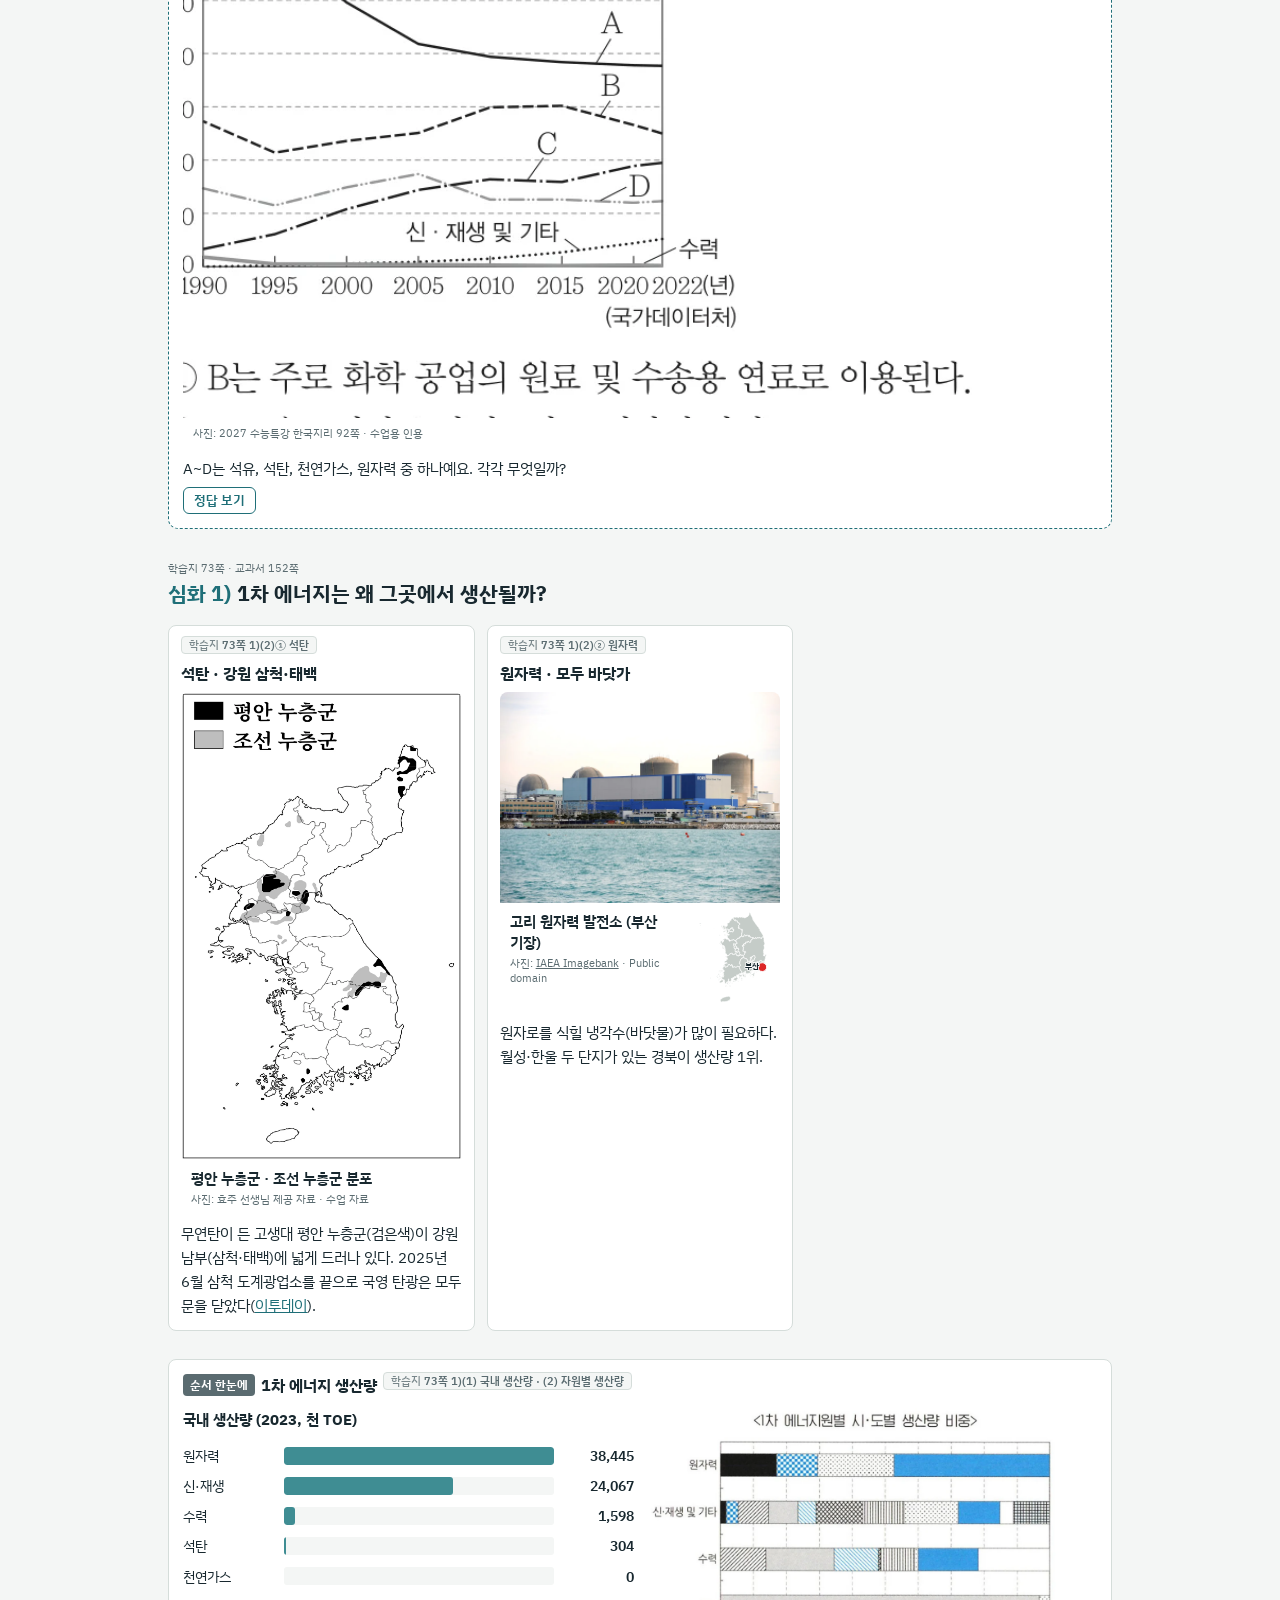
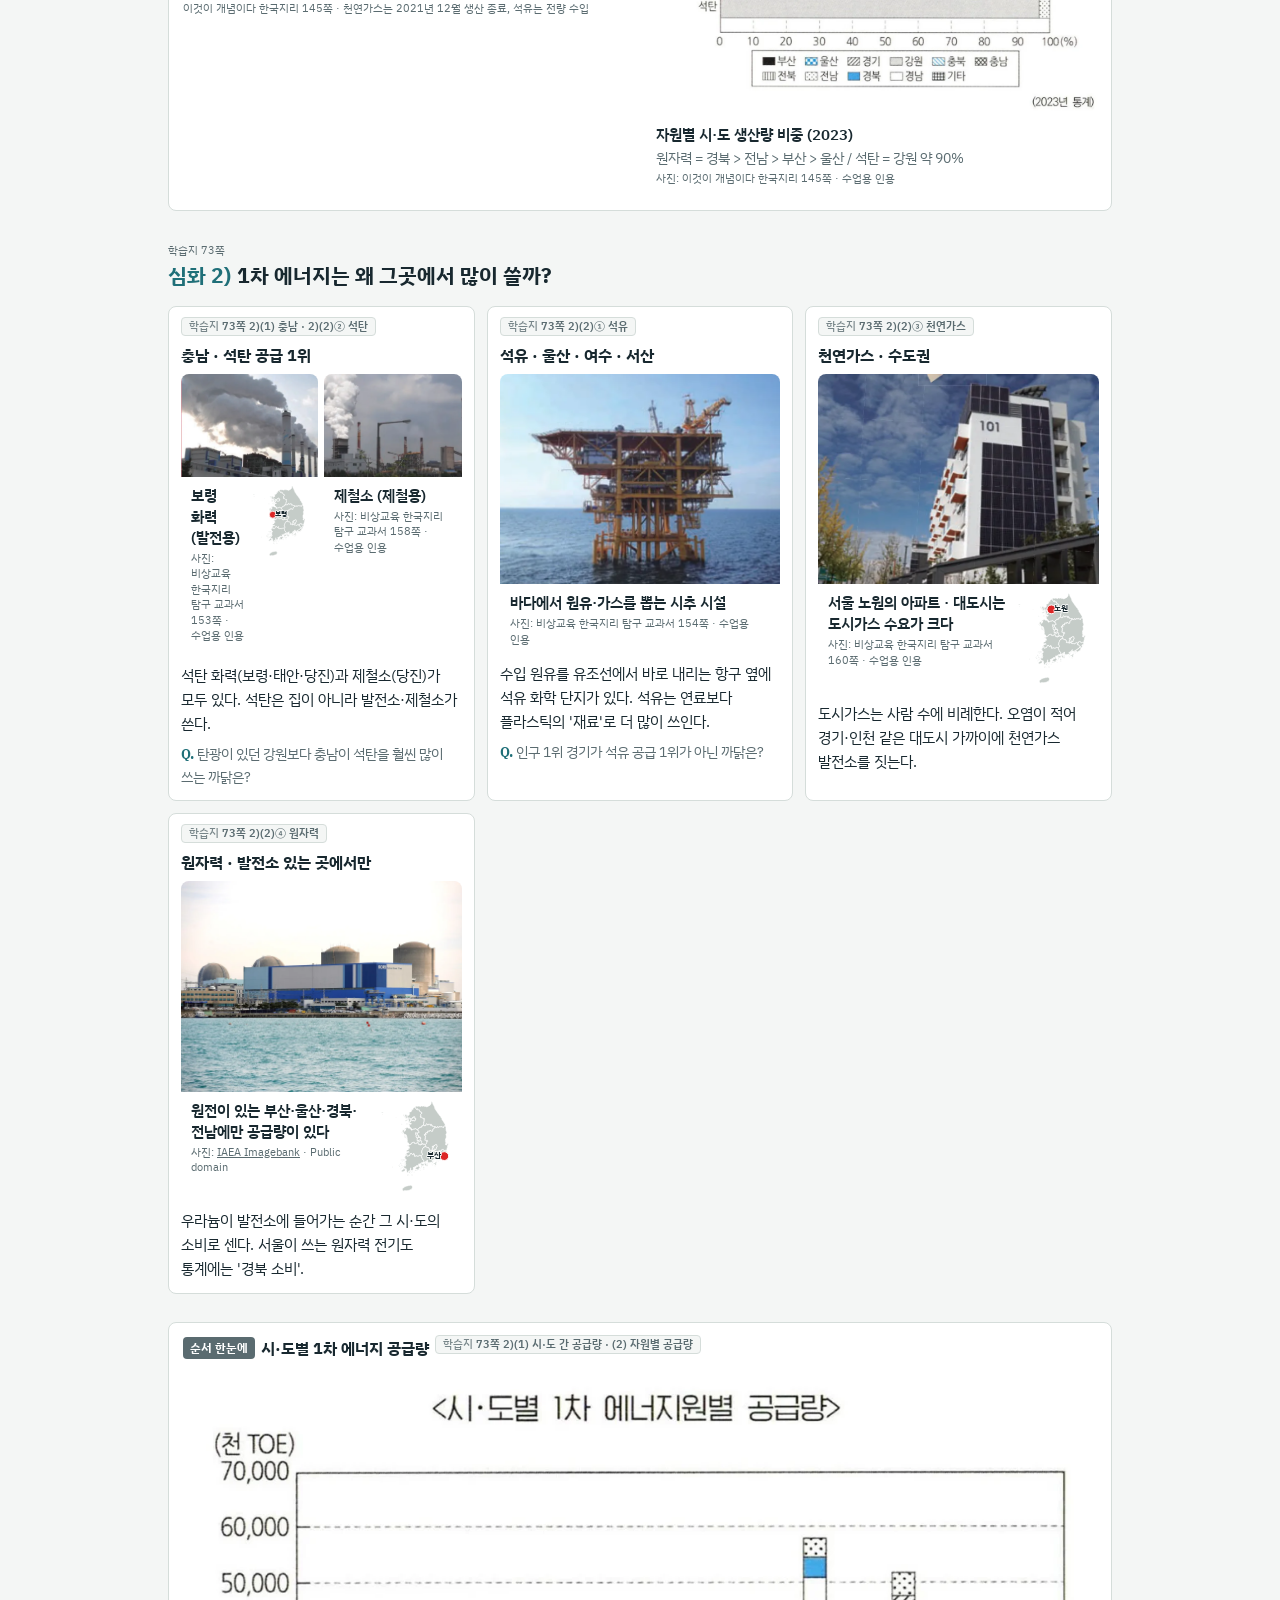
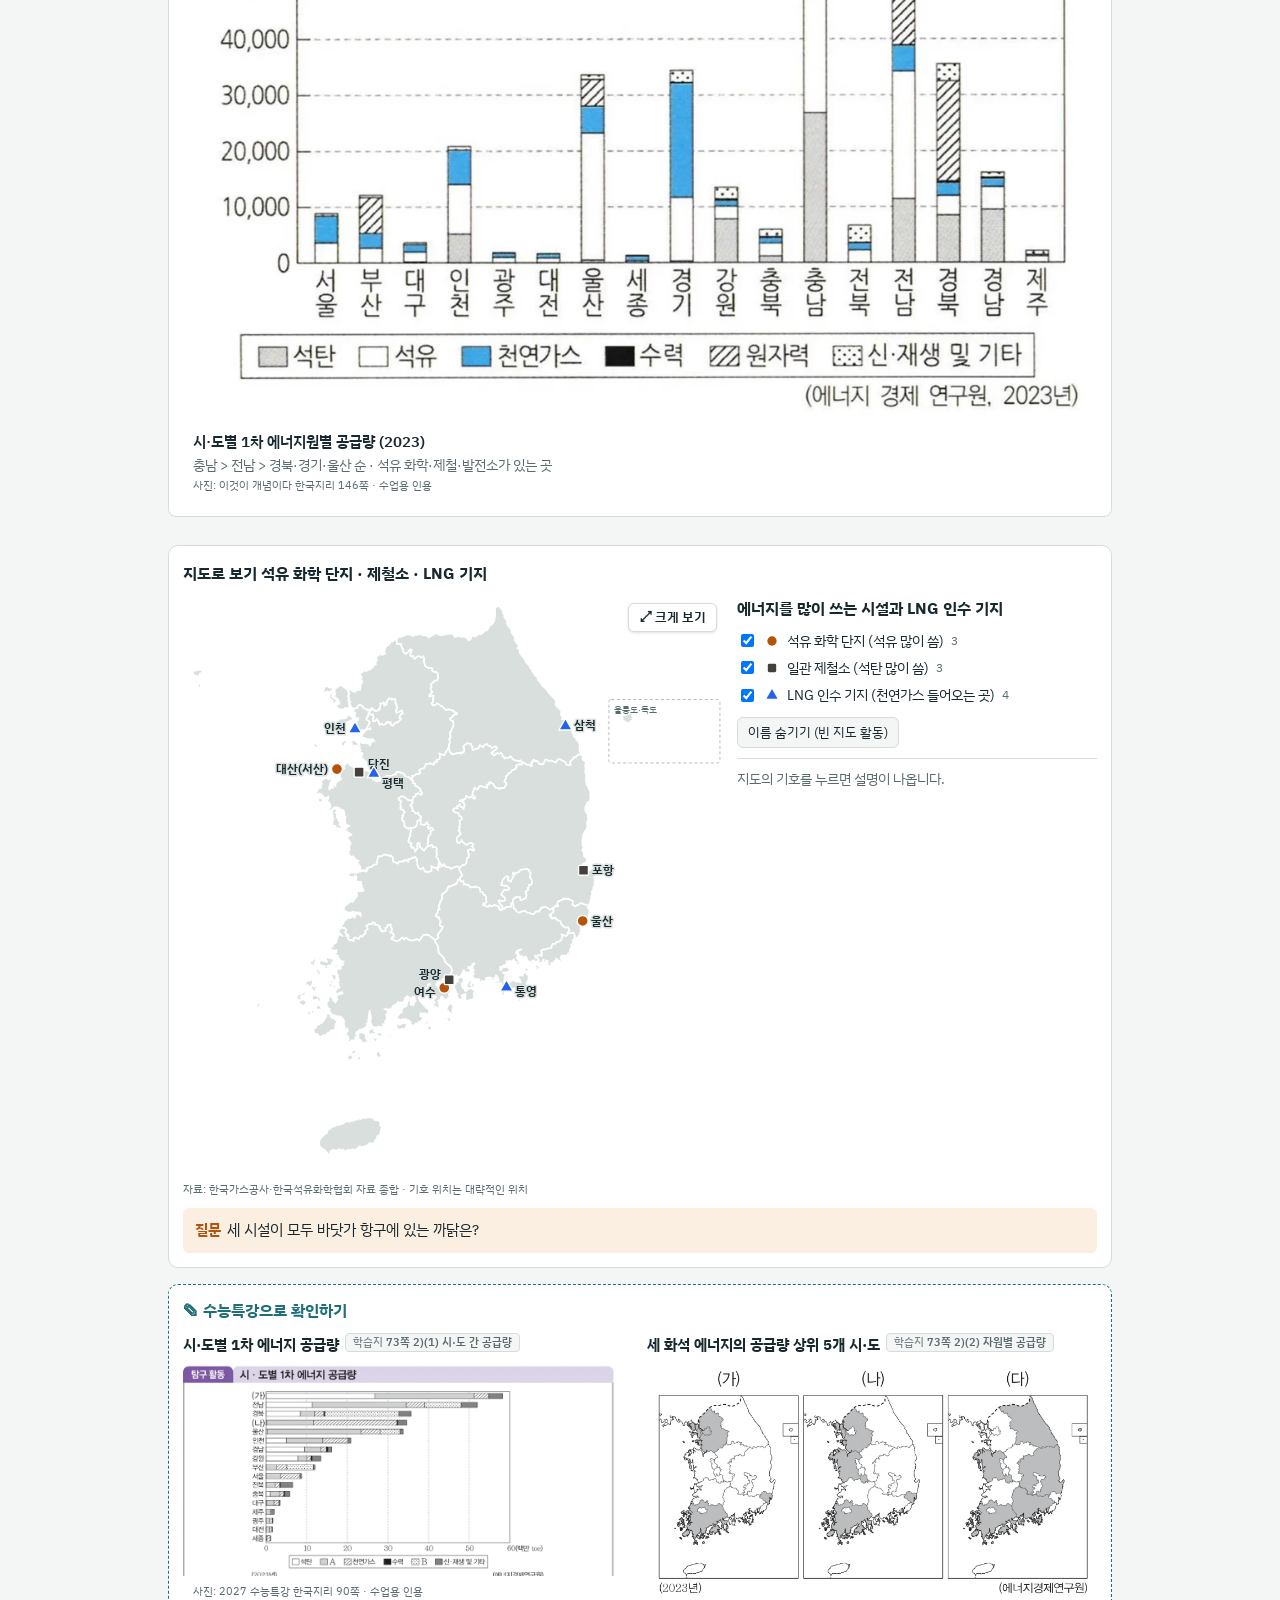
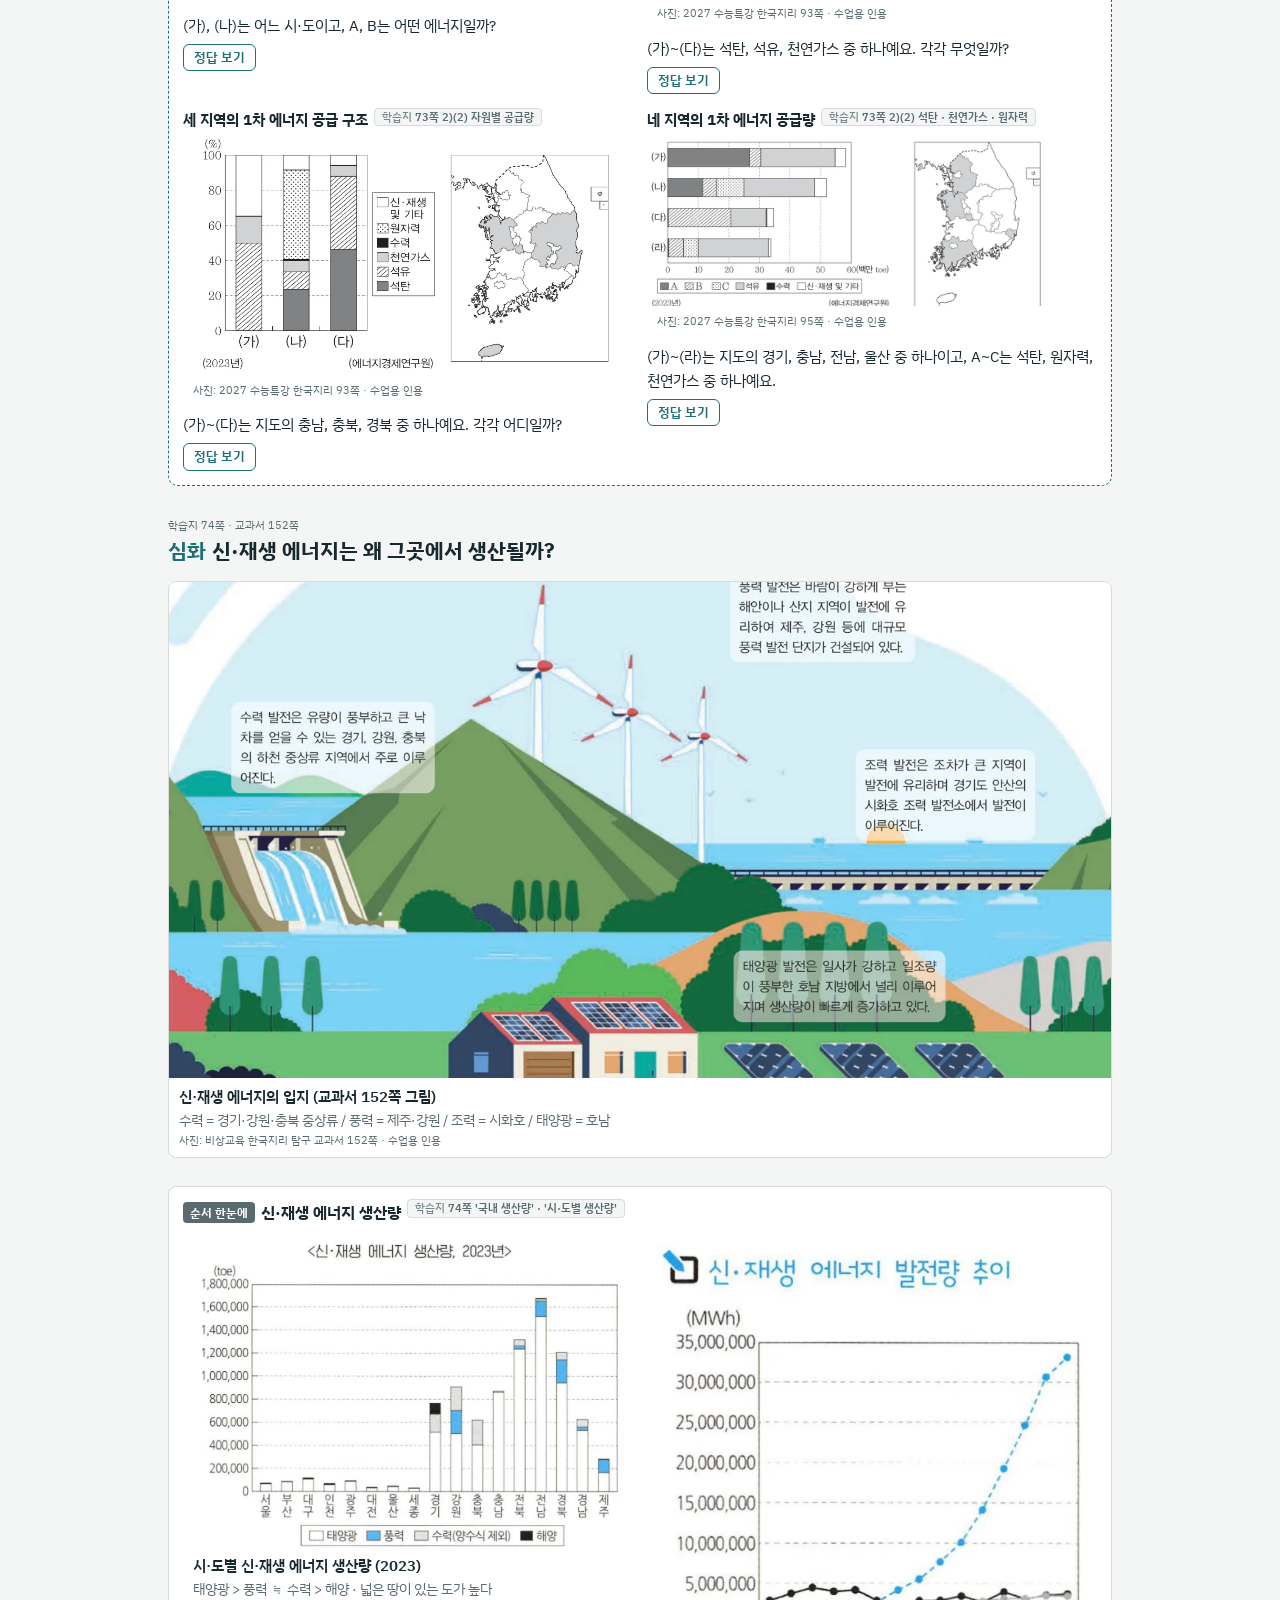
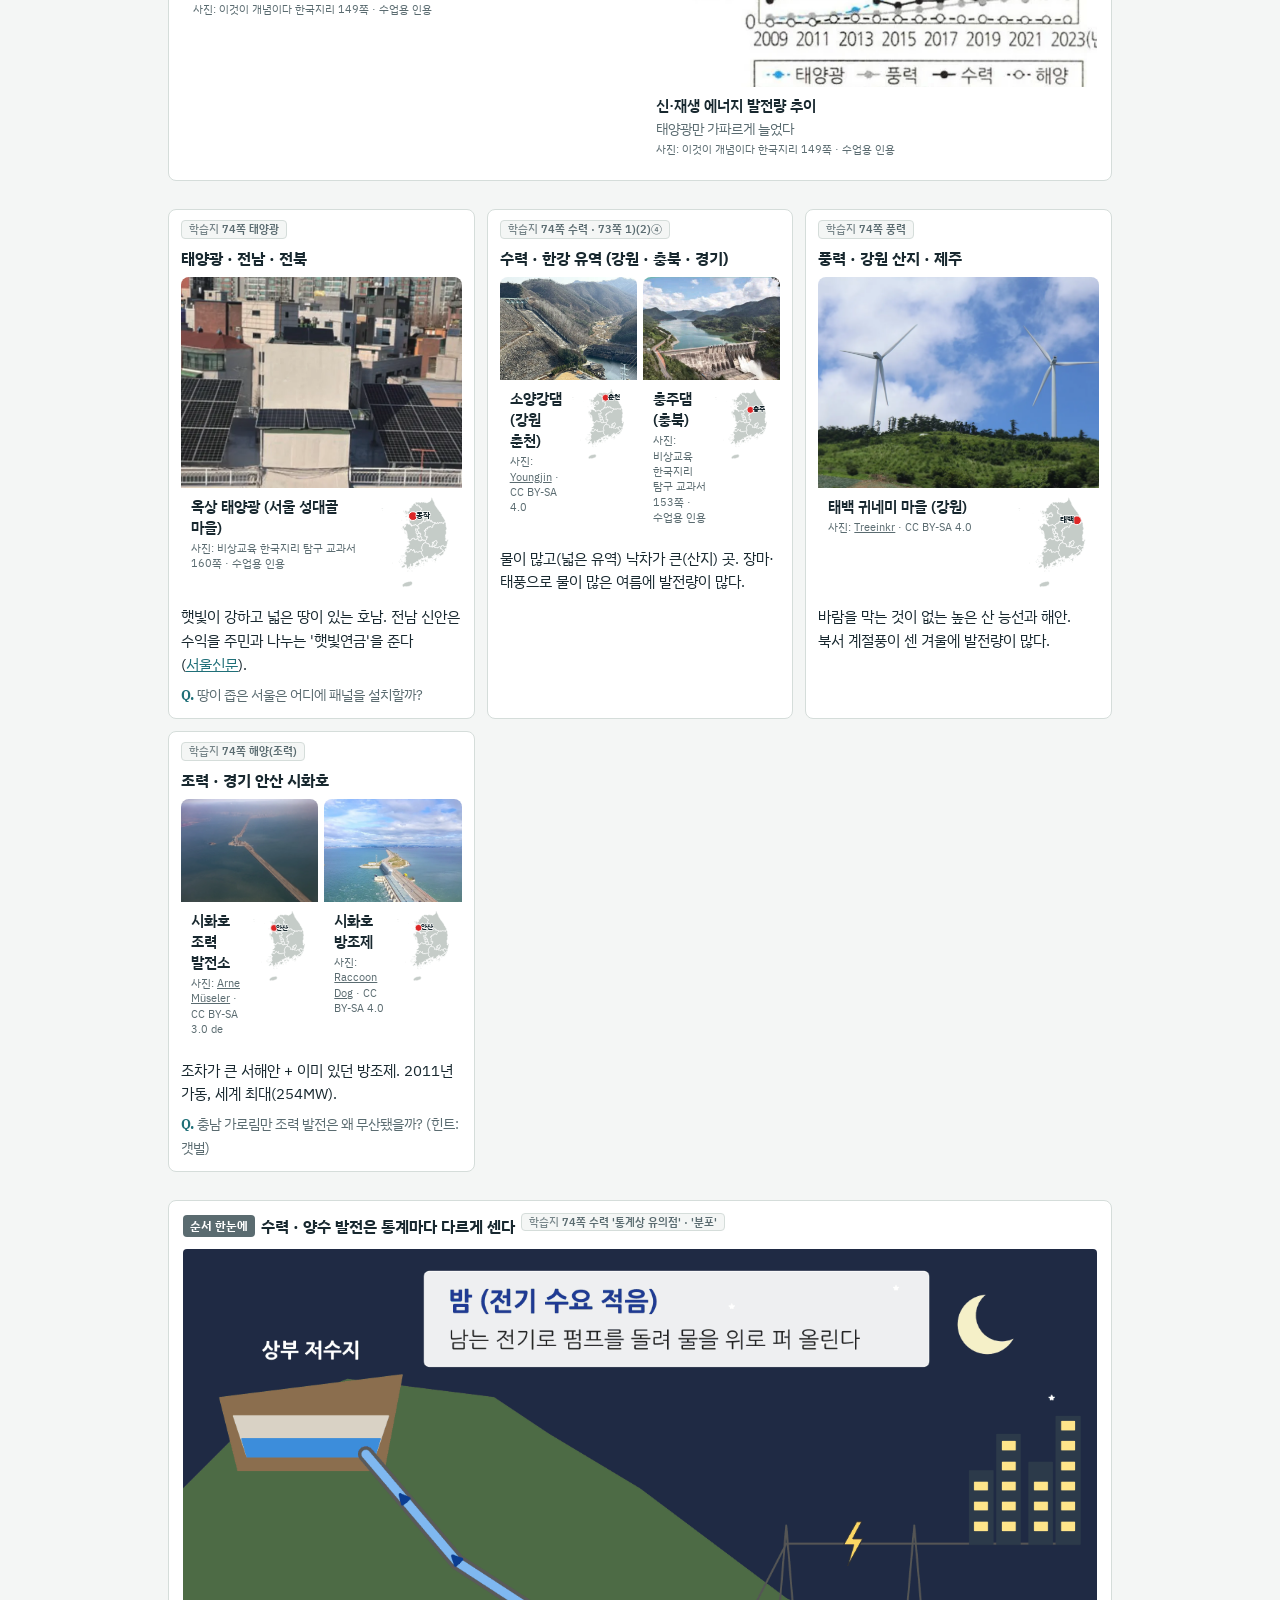
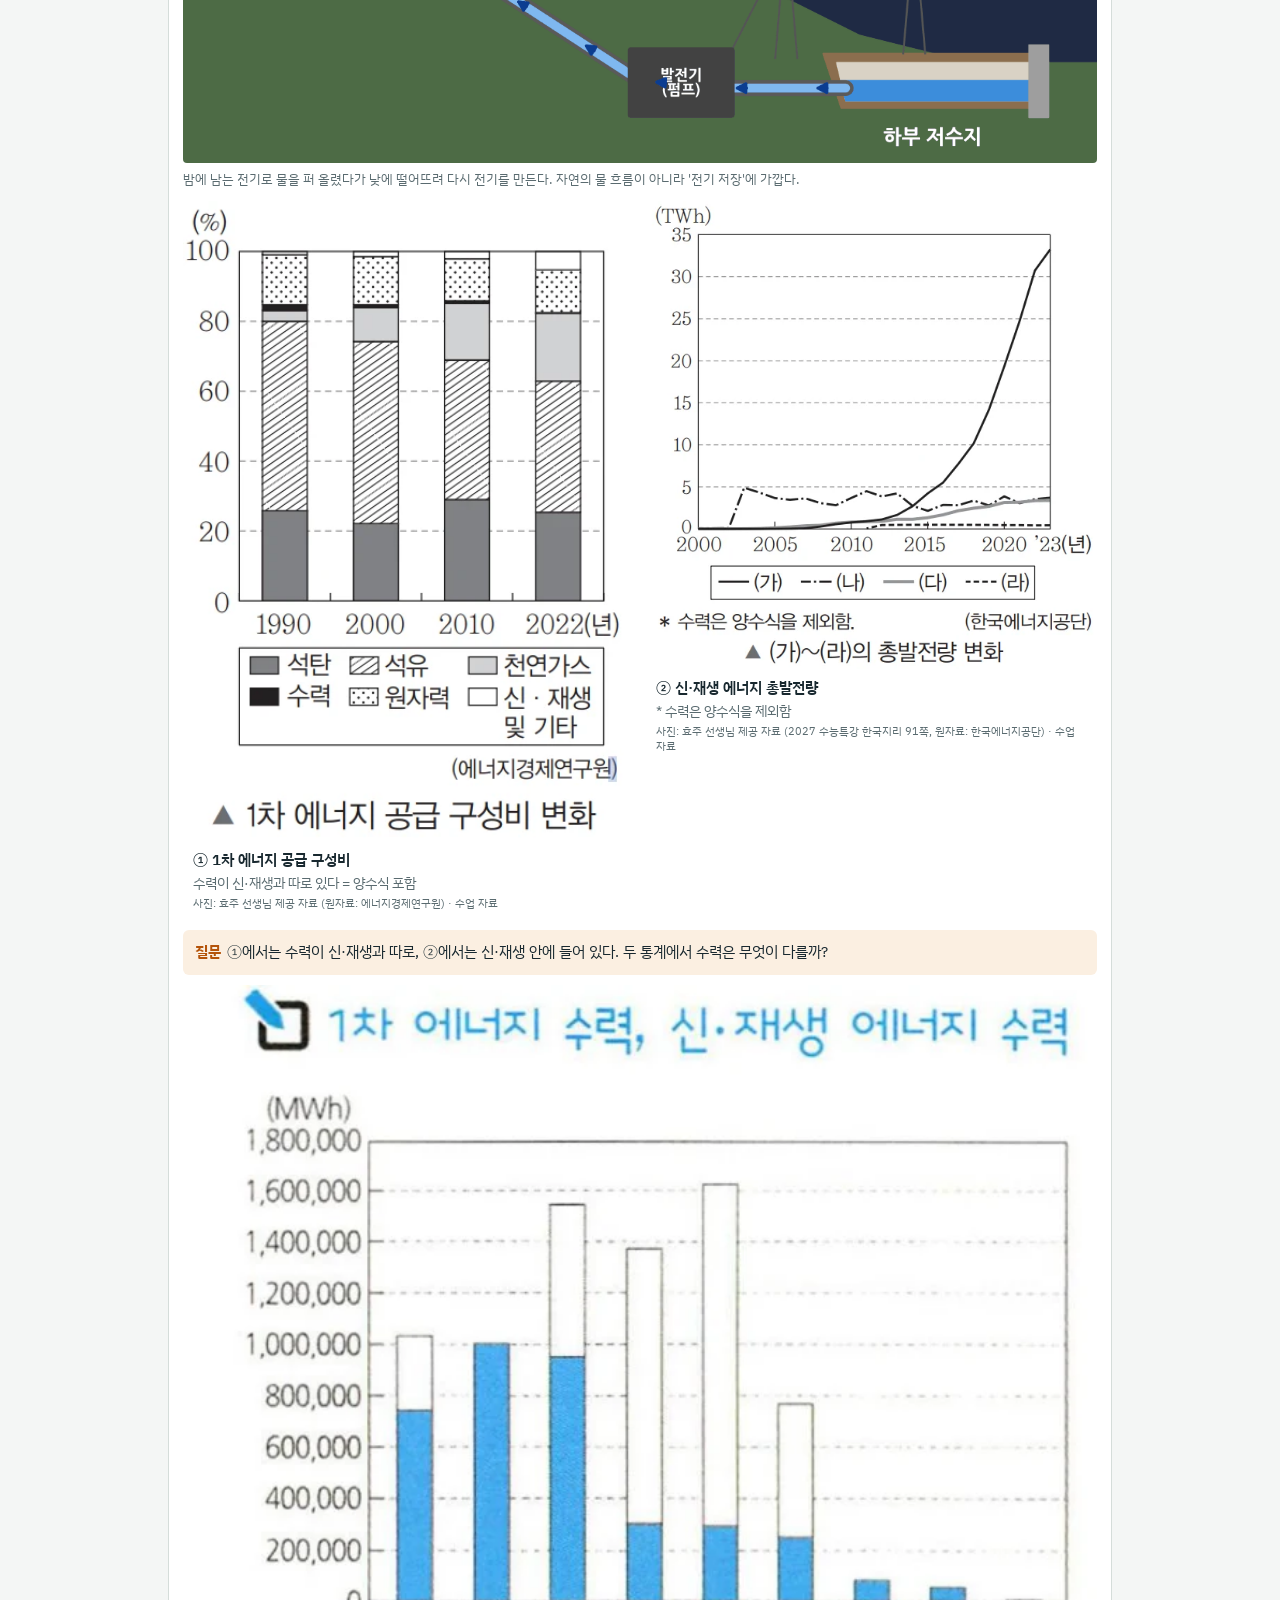
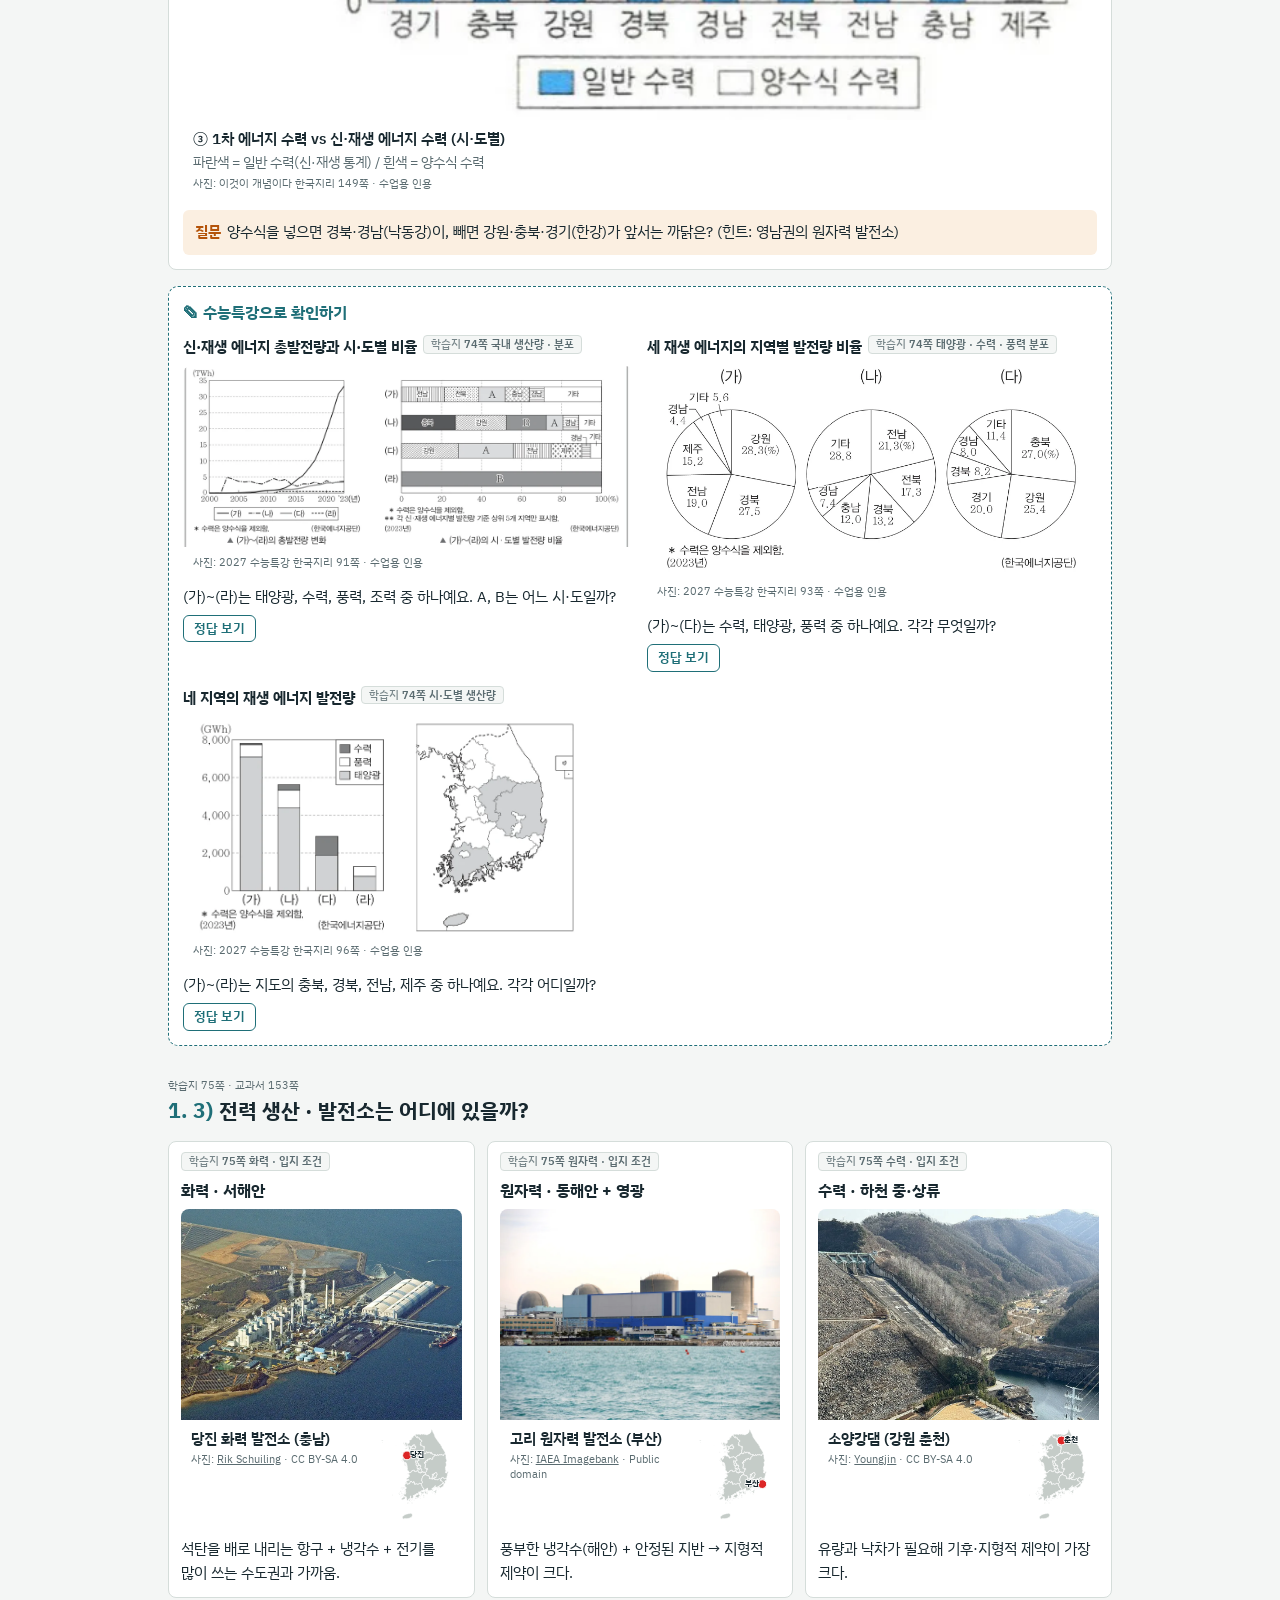
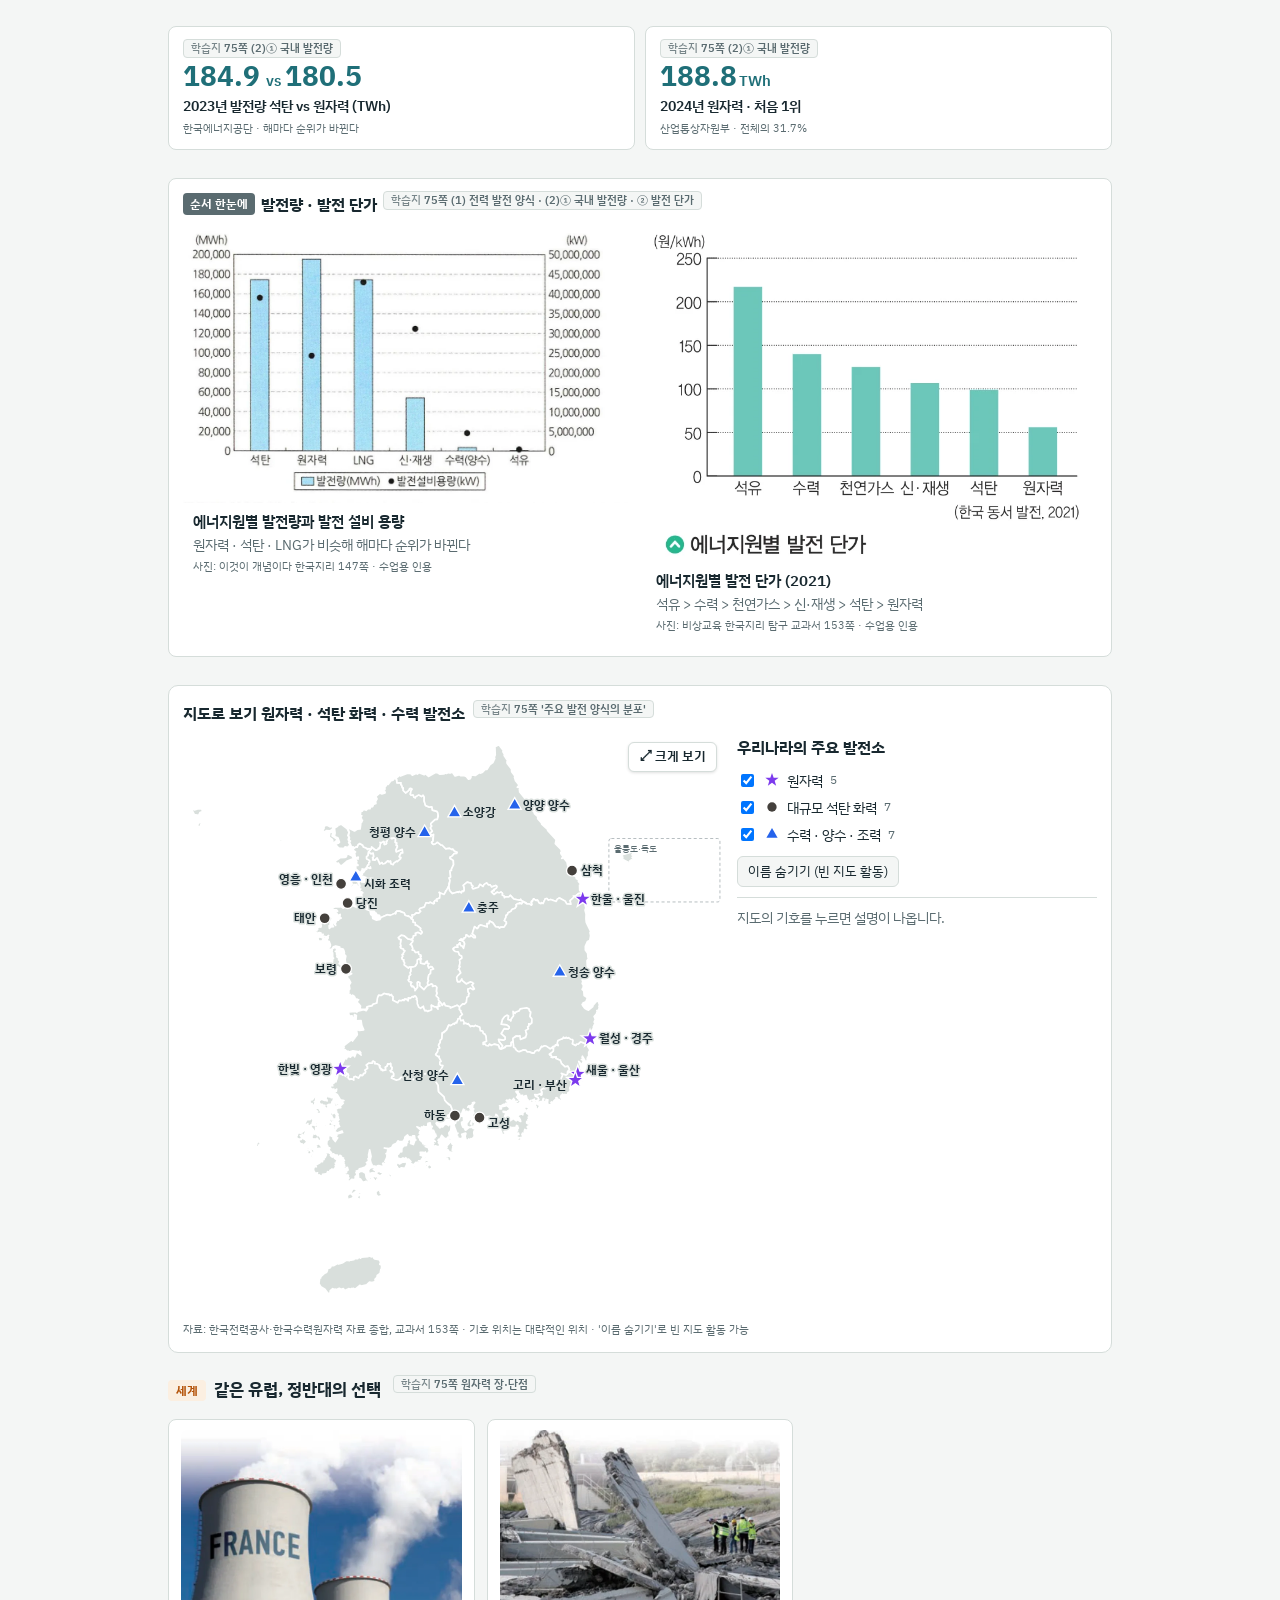
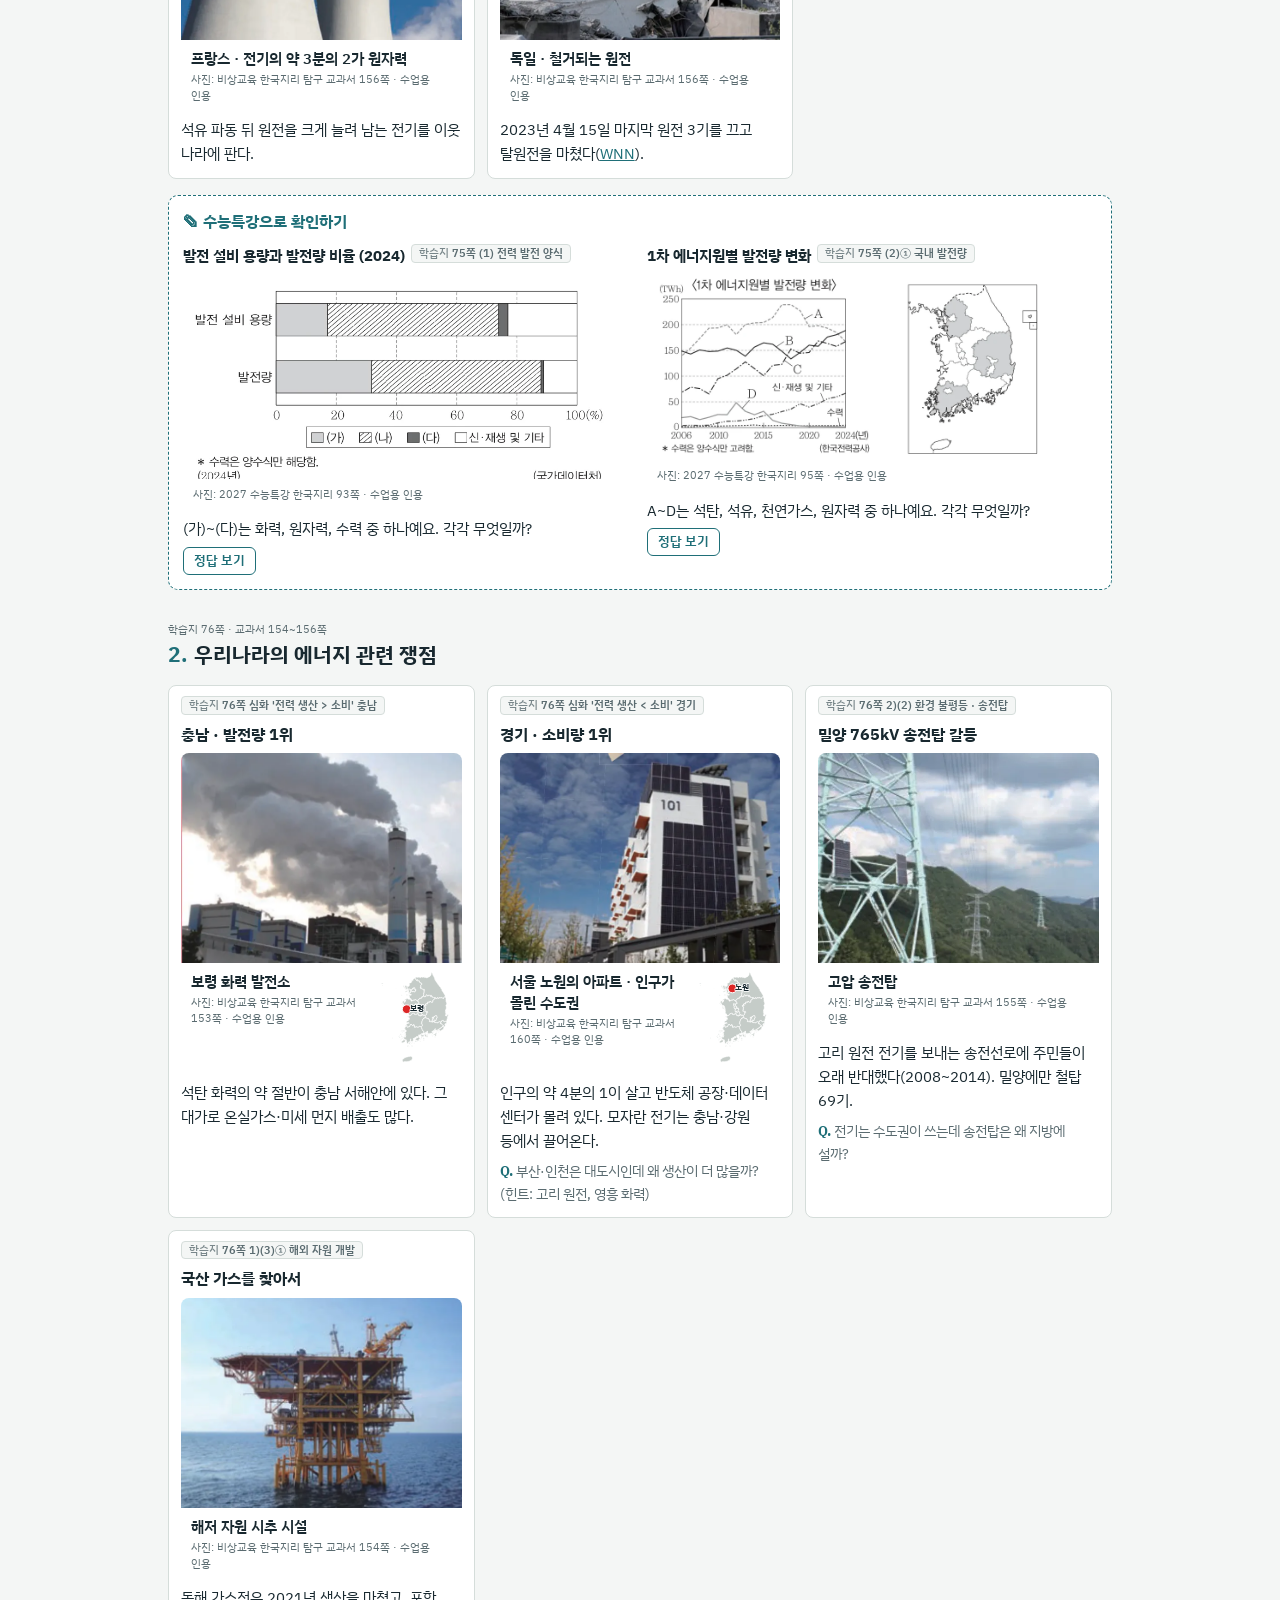
<file: 4-4/resources.html>
<!doctype html>
<html lang="ko">
<head>
<meta charset="utf-8">
<meta name="viewport" content="width=device-width, initial-scale=1">
<title>Ⅳ-4 에너지 소비와 탄소중립 수업자료</title>
<link rel="stylesheet" href="../common/resource.css">
<style>
/* 학습지 쪽·항목 표시 (작은 회색) */
.ws { display: inline-flex; align-items: center; gap: 3px; font-size: 11px; font-weight: 600; line-height: 1.5; color: var(--muted); background: var(--bg); border: 1px solid var(--line); border-radius: 4px; padding: 0 7px; white-space: nowrap; align-self: flex-start; }
.ws::before { content: "학습지"; font-weight: 500; opacity: .8; }
.sub-h .ws { margin-left: 4px; }
/* 출처 글자 작게 */
.stat .src, .hbars .src, .kmap-source, .credit, .item .meta, .part > header .ref, .ph .credit { font-size: 11px !important; }
.foot-note { font-size: 12px; }
/* 찾아보기 표 */
.map-table { width: 100%; border-collapse: collapse; font-size: 14px; background: var(--surface); }
.map-table th, .map-table td { border: 1px solid var(--ink); padding: 5px 10px; text-align: left; vertical-align: top; }
.map-table th { background: var(--bg); font-weight: 700; white-space: nowrap; }
.map-table td:first-child { white-space: nowrap; font-weight: 700; }
.map-table a { text-decoration: none; }
.map-table a:hover { text-decoration: underline; }
.tbl-wrap { overflow-x: auto; }
/* 사진 중심 카드: 사진 → 한 줄 설명 → 질문 */
.why { display: grid; grid-template-columns: repeat(auto-fill, minmax(280px, 1fr)); gap: 12px; }
.why article { background: var(--surface); border: 1px solid var(--line); border-radius: 8px; padding: 10px 12px 12px; display: flex; flex-direction: column; gap: 6px; }
.why h4 { font-size: 16px; }
.why .gallery { grid-template-columns: 1fr; gap: 6px; }
.why .gallery.two { grid-template-columns: 1fr 1fr; }
.why .ph { border: 0; padding: 0; background: none; }
.why .ph .note { display: none; }
.why p { margin: 0; font-size: 14.5px; }
.why .q { font-size: 14px; color: var(--muted); }
.gallery.full .ph button { aspect-ratio: auto; }
.gallery.full .ph img { height: auto; }
/* 순서 한눈에 보기 */
.order { margin-top: 12px; padding: 12px 14px 14px; background: var(--surface); border: 1px solid var(--line); border-radius: 8px; display: flex; flex-direction: column; gap: 10px; }
.order > h3 { font-size: 16px; display: flex; flex-wrap: wrap; gap: 6px; align-items: center; }
.order > h3::before { content: "순서 한눈에"; font-size: 12px; font-weight: 700; color: var(--surface); background: var(--muted); border-radius: 4px; padding: 1px 7px; }
.order .hbars { border: 0; padding: 0; }
.chart-grid { display: grid; grid-template-columns: repeat(auto-fit, minmax(300px, 1fr)); gap: 12px; align-items: start; }
.chart-grid .ph, .order .ph { border: 0; padding: 0; background: none; }
.gallery.full .ph .note { display: block; }
/* 사진 옆 위치 지도 */
.ph.has-loc figcaption { display: grid; grid-template-columns: 1fr auto; column-gap: 8px; align-items: start; }
.ph.has-loc figcaption > span { grid-column: 1; }
.order .gallery, .chart-grid .gallery { grid-template-columns: 1fr; }
.ph .loc { grid-column: 2; grid-row: 1 / span 4; width: 72px; height: auto; display: block; }
.why .gallery.two .ph .loc { width: 56px; }
.ph .loc path { fill: #c5ccc8; stroke: var(--surface); stroke-width: 6; }
.ph .loc circle { fill: #dc2626; stroke: #fff; stroke-width: 10; }
.ph .loc text { font-size: 84px; font-weight: 700; fill: var(--ink); paint-order: stroke; stroke: var(--surface); stroke-width: 14px; }
/* 수능특강 확인 */
.quiz-wrap { padding: 12px 14px 14px; border: 1.5px dashed var(--accent); border-radius: 10px; background: var(--surface); display: flex; flex-direction: column; gap: 10px; }
.quiz-wrap > h3 { font-size: 16px; color: var(--accent); }
.quiz-wrap > h3::before { content: "✎ "; }
.quiz-grid { display: grid; grid-template-columns: repeat(auto-fit, minmax(300px, 1fr)); gap: 14px; }
.quiz { display: flex; flex-direction: column; gap: 6px; min-width: 0; }
.quiz h4 { font-size: 15px; display: flex; flex-wrap: wrap; gap: 6px; align-items: center; }
.quiz .gallery { grid-template-columns: 1fr; }
.quiz .ph { border: 0; }
.quiz .ph .cap { display: none; }
.quiz .qq { margin: 0; font-size: 14.5px; }
.quiz details { font-size: 14.5px; }
.quiz summary { cursor: pointer; display: inline-block; font-size: 13px; font-weight: 600; color: var(--accent); border: 1px solid var(--accent); border-radius: 6px; padding: 2px 10px; list-style: none; }
.quiz summary::-webkit-details-marker { display: none; }
.quiz details[open] summary { background: var(--accent); color: var(--surface); }
.quiz details p { margin: 6px 0 0; padding: 8px 10px; background: var(--accent-soft); border-radius: 6px; }
/* 지도 크게 보기 */
.map-zoom-btn { position: absolute; right: 6px; top: 6px; z-index: 3; font: inherit; font-size: 13px; font-weight: 600; color: var(--ink); background: var(--surface); border: 1px solid var(--line); border-radius: 6px; padding: 3px 10px; cursor: pointer; box-shadow: 0 1px 3px rgba(0,0,0,.12); }
.map-zoom-btn:hover { border-color: var(--accent); }
.block.map-full { position: fixed; inset: 0; z-index: 60; border-radius: 0; overflow: auto; padding: 16px 20px; }
.block.map-full .kmap-grid { grid-template-columns: minmax(0, 2.2fr) minmax(240px, 1fr); }
.block.map-full .kmap-svg { max-height: calc(100vh - 110px); width: 100%; }
.block.map-full .kmap-ptlabel { font-size: 16px; }
body.has-map-full { overflow: hidden; }
.ph .loc { cursor: zoom-in; }
.loc-view { position: fixed; inset: 0; z-index: 70; background: rgba(8, 14, 16, .9); display: flex; align-items: center; justify-content: center; padding: 20px; cursor: zoom-out; }
.loc-view svg { height: min(88vh, 900px); width: auto; max-width: 92vw; background: var(--surface); border-radius: 10px; padding: 16px; }
.loc-view svg path { fill: #c5ccc8; stroke: #fff; stroke-width: 2; }
.loc-view svg circle { fill: #dc2626; stroke: #fff; stroke-width: 4; r: 16px; }
.loc-view svg text { font-size: 40px; font-weight: 700; fill: #18282f; paint-order: stroke; stroke: #fff; stroke-width: 8px; }
.loc-view .cap { position: fixed; left: 0; right: 0; bottom: 14px; text-align: center; color: #fff; font-size: 16px; font-weight: 600; }
.why .q::before { content: "Q. "; font-weight: 700; color: var(--accent); }
/* 막대그래프 · 움짤 */
.hbars { display: flex; flex-direction: column; gap: 7px; margin: 0; padding: 14px 16px; background: var(--surface); border: 1px solid var(--line); border-radius: 8px; }
.hbars h3 { font-size: 15px; margin-bottom: 4px; }
.hbar { display: grid; grid-template-columns: 6.5em 1fr 5em; align-items: center; gap: 10px; font-size: 14px; }
.hbar .track { height: 18px; background: var(--bg); border-radius: 3px; overflow: hidden; }
.hbar .track i { display: block; height: 100%; background: var(--c3); border-radius: 3px; }
.hbar.warm .track i { background: var(--warm); }
.hbar .v { text-align: right; font-variant-numeric: tabular-nums; font-weight: 600; }
.hbars .src { color: var(--muted); margin-top: 4px; }
.duo { display: grid; grid-template-columns: repeat(auto-fit, minmax(300px, 1fr)); gap: 12px; }
.gif { margin: 0; background: var(--surface); border: 1px solid var(--line); border-radius: 8px; padding: 10px; display: flex; flex-direction: column; gap: 6px; }
.gif img { width: 100%; height: auto; display: block; border-radius: 4px; }
.gif figcaption { font-size: 13px; color: var(--muted); }
.ext { display: flex; gap: 8px; flex-wrap: wrap; align-items: center; padding: 8px 14px; border: 1px dashed var(--accent); border-radius: 8px; background: var(--accent-soft); font-size: 14px; }
.ext b { color: var(--accent); }
</style>
</head>
<body>
<div class="wrap">
  <header class="res-head">
    <span class="eyebrow">Ⅳ. 환경과 지속가능성 탐구 · 12한탐04-04 · 학습지 72~78쪽</span>
    <h1>4. 에너지 소비와 탄소중립</h1>
    <p>자료마다 <span class="ws">73쪽 2)(2)② 석탄</span>처럼 학습지 쪽·항목을 붙였습니다. 사진을 누르면 화면 위로 크게 떠오릅니다.</p>
  </header>

  <div class="tbl-wrap">
    <table class="map-table">
      <thead><tr><th>학습지</th><th>학습지 항목</th><th>이 자료에서 볼 것</th></tr></thead>
      <tbody>
        <tr><td>72쪽</td><td><a href="#s72">1. 1차 에너지 · 소비 구조 · 1차 에너지 비교</a></td><td>수입 의존도, 공급 비중·온실가스 그래프</td></tr>
        <tr><td>73쪽</td><td><a href="#s73a">1) 생산 지역 (석탄 · 원자력)</a></td><td>생산량 순서 그래프, 평안 누층군 지도, 원자력 사진</td></tr>
        <tr><td>73쪽</td><td><a href="#s73b">2)(1) 시·도 간 공급량 · (2) 자원별 공급량</a></td><td>사진·지도로 보는 '왜 그곳에서 많이 쓸까', 수능특강 (가)~(다) 확인</td></tr>
        <tr><td>74쪽</td><td><a href="#s74">신·재생 에너지 (태양광 · 수력 · 풍력 · 조력) · 양수 발전</a></td><td>입지 그림, 생산량 그래프, 수력 사진, 양수 발전 움짤과 통계 비교</td></tr>
        <tr><td>75쪽</td><td><a href="#s75">3) 전력 생산 · 입지 조건과 분포</a></td><td>발전소 사진·지도, 독일 vs 프랑스</td></tr>
        <tr><td>76쪽</td><td><a href="#s76">2. 에너지 쟁점 · 시·도별 발전량과 판매량</a></td><td>충남 발전 1위·경기 소비 1위, 송전탑, 국산 가스</td></tr>
        <tr><td>77쪽</td><td><a href="#s77">3. 탄소중립</a></td><td>탄소의 세 색깔 사진, 2035 감축 목표, 노원 에너지 제로 주택</td></tr>
        <tr><td>78쪽</td><td><a href="#s78">기후변화 협상 · 환경 협약</a></td><td>투발루 연설, 미국 탈퇴, 오존층 회복, 우포늪</td></tr>
      </tbody>
    </table>
  </div>

  <p class="ext"><b>외부 사이트</b> 위쪽 탭 「자원지도 분석」<span class="ws">74쪽</span>, 「주요 발전소 분포」<span class="ws">75쪽</span>을 누르면 이 칸에 열립니다.</p>

  <!-- ===================== 72쪽 ===================== -->
  <section class="part" id="s72">
    <header><span class="ref">학습지 72쪽 · 교과서 151~153쪽</span><h2><b>1.</b>우리는 어떤 에너지를 소비하고 있을까?</h2></header>
    <div class="why">
      <article>
        <span class="ws">72쪽 1)① 1차 에너지 '특징'</span>
        <div class="gallery" data-photos='[["tb-panel","배전함 문구 · 전기는 국산, 원료는 수입",""]]'></div>
        <p>에너지 수입 의존도 <b>94.8%</b>(2022). 전기는 국내에서 만들지만 원료는 거의 모두 배로 들여온다.</p>
      </article>
      <article>
        <span class="ws">72쪽 1)② 최종 에너지</span>
        <div class="gallery" data-photos='[["tb-exhaust","자동차가 쓰는 휘발유·경유 = 최종 에너지",""]]'></div>
        <p class="q">석탄은 발전소에 들어가면 1차 에너지, 제철소 용광로에 들어가면 최종 에너지. 왜 그럴까?</p>
      </article>
    </div>
    <div class="duo" style="margin-top:12px">
      <figure class="hbars">
        <span class="ws">72쪽 2)(1) 소비 비중</span>
        <h3>1차 에너지 공급량 (2023, 천 TOE)</h3>
        <div class="hbar"><span>석유</span><span class="track"><i style="width:100%"></i></span><span class="v">116,153</span></div>
        <div class="hbar"><span>석탄</span><span class="track"><i style="width:61.1%"></i></span><span class="v">70,942</span></div>
        <div class="hbar"><span>천연가스</span><span class="track"><i style="width:49.4%"></i></span><span class="v">57,397</span></div>
        <div class="hbar"><span>원자력</span><span class="track"><i style="width:33.1%"></i></span><span class="v">38,445</span></div>
        <div class="hbar"><span>신·재생</span><span class="track"><i style="width:20.7%"></i></span><span class="v">24,067</span></div>
        <div class="hbar"><span>수력</span><span class="track"><i style="width:1.4%"></i></span><span class="v">1,598</span></div>
        <figcaption class="src">이것이 개념이다 한국지리 144쪽 · 에너지경제연구원(2023)</figcaption>
      </figure>
      <figure class="hbars">
        <span class="ws">72쪽 개념 심화 '온실가스 배출'</span>
        <h3>전기 100만 kWh를 만들 때 나오는 온실가스 (t)</h3>
        <div class="hbar warm"><span>석탄</span><span class="track"><i style="width:100%"></i></span><span class="v">888</span></div>
        <div class="hbar warm"><span>천연가스</span><span class="track"><i style="width:56.3%"></i></span><span class="v">500</span></div>
        <div class="hbar warm"><span>태양광</span><span class="track"><i style="width:9.6%"></i></span><span class="v">85</span></div>
        <div class="hbar warm"><span>원자력</span><span class="track"><i style="width:3.2%"></i></span><span class="v">28</span></div>
        <div class="hbar warm"><span>풍력</span><span class="track"><i style="width:2.9%"></i></span><span class="v">26</span></div>
        <figcaption class="src">교과서 156쪽 · 유럽 연합 합동 연구 센터(JRC, 2021)</figcaption>
      </figure>
    </div>
    <div class="quiz-wrap">
      <h3>수능특강으로 확인하기</h3>
      <div class="quiz-grid">
      <div class="quiz">
        <h4>1차 에너지 공급량 비율 변화 <span class="ws">72쪽 2)(1) 소비 비중</span></h4>
        <div class="gallery full" data-photos='[["sk-share","1차 에너지 공급량 비율 변화",""]]'></div>
        <p class="qq">A~D는 석유, 석탄, 천연가스, 원자력 중 하나예요. 각각 무엇일까?</p>
        <details><summary>정답 보기</summary><p>A 석유 · B 석탄 · C 천연가스 · D 원자력<br>석유는 늘 1위지만 비율은 줄고, 천연가스는 꾸준히 늘었다.</p></details>
      </div>
      </div>
    </div>
  </section>

  <!-- ===================== 73쪽 생산 ===================== -->
  <section class="part" id="s73a">
    <header><span class="ref">학습지 73쪽 · 교과서 152쪽</span><h2><b>심화 1)</b>1차 에너지는 왜 그곳에서 생산될까?</h2></header>
    <div class="why">
      <article>
        <span class="ws">73쪽 1)(2)① 석탄</span>
        <h4>석탄 · 강원 삼척·태백</h4>
        <div class="gallery full" data-photos='[["u-pyeongan","평안 누층군 · 조선 누층군 분포",""]]'></div>
        <p>무연탄이 든 고생대 평안 누층군(검은색)이 강원 남부(삼척·태백)에 넓게 드러나 있다. 2025년 6월 삼척 도계광업소를 끝으로 국영 탄광은 모두 문을 닫았다(<a href="https://www.etoday.co.kr/news/view/2483437" target="_blank" rel="noopener">이투데이</a>).</p>
      </article>
      <article>
        <span class="ws">73쪽 1)(2)② 원자력</span>
        <h4>원자력 · 모두 바닷가</h4>
        <div class="gallery" data-photos='[["kori","고리 원자력 발전소 (부산 기장)","국내 첫 원전 고리 1호기(1978)가 있던 곳"]]'></div>
        <p>원자로를 식힐 냉각수(바닷물)가 많이 필요하다. 월성·한울 두 단지가 있는 경북이 생산량 1위.</p>
      </article>
    </div>
    <div class="order">
      <h3>1차 에너지 생산량 <span class="ws">73쪽 1)(1) 국내 생산량 · (2) 자원별 생산량</span></h3>
      <div class="chart-grid">
        <figure class="hbars">
          <h3>국내 생산량 (2023, 천 TOE)</h3>
          <div class="hbar"><span>원자력</span><span class="track"><i style="width:100%"></i></span><span class="v">38,445</span></div>
          <div class="hbar"><span>신·재생</span><span class="track"><i style="width:62.6%"></i></span><span class="v">24,067</span></div>
          <div class="hbar"><span>수력</span><span class="track"><i style="width:4.2%"></i></span><span class="v">1,598</span></div>
          <div class="hbar"><span>석탄</span><span class="track"><i style="width:0.8%"></i></span><span class="v">304</span></div>
          <div class="hbar"><span>천연가스</span><span class="track"><i style="width:0%"></i></span><span class="v">0</span></div>
          <figcaption class="src">이것이 개념이다 한국지리 145쪽 · 천연가스는 2021년 12월 생산 종료, 석유는 전량 수입</figcaption>
        </figure>
        <div class="gallery full" data-photos='[["gn-prod-sido","자원별 시·도 생산량 비중 (2023)","원자력 = 경북 > 전남 > 부산 > 울산 / 석탄 = 강원 약 90%"]]'></div>
      </div>
    </div>
  </section>

  <!-- ===================== 73쪽 공급 ===================== -->
  <section class="part" id="s73b">
    <header><span class="ref">학습지 73쪽</span><h2><b>심화 2)</b>1차 에너지는 왜 그곳에서 많이 쓸까?</h2></header>
    <div class="why">
      <article>
        <span class="ws">73쪽 2)(1) 충남 · 2)(2)② 석탄</span>
        <h4>충남 · 석탄 공급 1위</h4>
        <div class="gallery two" data-photos='[["tb-boryeong","보령 화력 (발전용)",""],["tb-steel","제철소 (제철용)",""]]'></div>
        <p>석탄 화력(보령·태안·당진)과 제철소(당진)가 모두 있다. 석탄은 집이 아니라 발전소·제철소가 쓴다.</p>
        <p class="q">탄광이 있던 강원보다 충남이 석탄을 훨씬 많이 쓰는 까닭은?</p>
      </article>
      <article>
        <span class="ws">73쪽 2)(2)① 석유</span>
        <h4>석유 · 울산 · 여수 · 서산</h4>
        <div class="gallery" data-photos='[["tb-offshore","바다에서 원유·가스를 뽑는 시추 시설","우리나라는 원유를 전량 수입한다"]]'></div>
        <p>수입 원유를 유조선에서 바로 내리는 항구 옆에 석유 화학 단지가 있다. 석유는 연료보다 플라스틱의 '재료'로 더 많이 쓰인다.</p>
        <p class="q">인구 1위 경기가 석유 공급 1위가 아닌 까닭은?</p>
      </article>
      <article>
        <span class="ws">73쪽 2)(2)③ 천연가스</span>
        <h4>천연가스 · 수도권</h4>
        <div class="gallery" data-photos='[["tb-nowon","서울 노원의 아파트 · 대도시는 도시가스 수요가 크다",""]]'></div>
        <p>도시가스는 사람 수에 비례한다. 오염이 적어 경기·인천 같은 대도시 가까이에 천연가스 발전소를 짓는다.</p>
      </article>
      <article>
        <span class="ws">73쪽 2)(2)④ 원자력</span>
        <h4>원자력 · 발전소 있는 곳에서만</h4>
        <div class="gallery" data-photos='[["kori","원전이 있는 부산·울산·경북·전남에만 공급량이 있다",""]]'></div>
        <p>우라늄이 발전소에 들어가는 순간 그 시·도의 소비로 센다. 서울이 쓰는 원자력 전기도 통계에는 '경북 소비'.</p>
      </article>
    </div>
    <div class="order">
      <h3>시·도별 1차 에너지 공급량 <span class="ws">73쪽 2)(1) 시·도 간 공급량 · (2) 자원별 공급량</span></h3>
      <div class="gallery full" data-photos='[["gn-supply-sido","시·도별 1차 에너지원별 공급량 (2023)","충남 > 전남 > 경북·경기·울산 순 · 석유 화학·제철·발전소가 있는 곳"]]'></div>
    </div>
    <div class="block" style="margin-top:12px">
      <h3>지도로 보기 석유 화학 단지 · 제철소 · LNG 기지</h3>
      <div id="map-facility"></div>
      <p class="ask"><b>질문</b>세 시설이 모두 바닷가 항구에 있는 까닭은?</p>
    </div>
    <div class="quiz-wrap">
      <h3>수능특강으로 확인하기</h3>
      <div class="quiz-grid">
      <div class="quiz">
        <h4>시·도별 1차 에너지 공급량 <span class="ws">73쪽 2)(1) 시·도 간 공급량</span></h4>
        <div class="gallery full" data-photos='[["sk-supply-sido","시·도별 1차 에너지 공급량",""]]'></div>
        <p class="qq">(가), (나)는 어느 시·도이고, A, B는 어떤 에너지일까?</p>
        <details><summary>정답 보기</summary><p>(가) 충남 · (나) 경기 · A 석유 · B 원자력<br>충남은 석유 화학(서산)·제철(당진)·화력 발전(보령·태안·당진)이 모두 있어 1위. 경기는 인구가 많아 석유·천연가스를 많이 쓴다.</p></details>
      </div>
      <div class="quiz">
        <h4>세 화석 에너지의 공급량 상위 5개 시·도 <span class="ws">73쪽 2)(2) 자원별 공급량</span></h4>
        <div class="gallery full" data-photos='[["sk-fossil-map","세 화석 에너지의 공급량 상위 5개 시·도",""]]'></div>
        <p class="qq">(가)~(다)는 석탄, 석유, 천연가스 중 하나예요. 각각 무엇일까?</p>
        <details><summary>정답 보기</summary><p>(가) 천연가스 · (나) 석유 · (다) 석탄<br>천연가스는 수도권(경기·인천), 석유는 석유 화학 단지가 있는 울산·전남·충남, 석탄은 화력 발전소·제철소가 있는 충남·경북·전남·강원·경남.</p></details>
      </div>
      <div class="quiz">
        <h4>세 지역의 1차 에너지 공급 구조 <span class="ws">73쪽 2)(2) 자원별 공급량</span></h4>
        <div class="gallery full" data-photos='[["sk-3region","세 지역의 1차 에너지 공급 구조",""]]'></div>
        <p class="qq">(가)~(다)는 지도의 충남, 충북, 경북 중 하나예요. 각각 어디일까?</p>
        <details><summary>정답 보기</summary><p>(가) 충북 · (나) 경북 · (다) 충남<br>원자력이 절반이면 원전이 가장 많은 경북, 석탄이 가장 많으면 충남, 석탄·원자력이 없으면 충북.</p></details>
      </div>
      <div class="quiz">
        <h4>네 지역의 1차 에너지 공급량 <span class="ws">73쪽 2)(2) 석탄 · 천연가스 · 원자력</span></h4>
        <div class="gallery full" data-photos='[["sk-4region","네 지역의 1차 에너지 공급량",""]]'></div>
        <p class="qq">(가)~(라)는 지도의 경기, 충남, 전남, 울산 중 하나이고, A~C는 석탄, 원자력, 천연가스 중 하나예요.</p>
        <details><summary>정답 보기</summary><p>(가) 충남 · (나) 전남 · (다) 경기 · (라) 울산<br>A 석탄 · B 천연가스 · C 원자력<br>경기는 석탄·원자력 없이 천연가스(B)가 많고, 원자력(C)은 원전이 있는 전남·울산에만 있다.</p></details>
      </div>
      </div>
    </div>
  </section>

  <!-- ===================== 74쪽 ===================== -->
  <section class="part" id="s74">
    <header><span class="ref">학습지 74쪽 · 교과서 152쪽</span><h2><b>심화</b>신·재생 에너지는 왜 그곳에서 생산될까?</h2></header>
    <div class="gallery full" style="grid-template-columns:1fr" data-photos='[["tb-renew","신·재생 에너지의 입지 (교과서 152쪽 그림)","수력 = 경기·강원·충북 중상류 / 풍력 = 제주·강원 / 조력 = 시화호 / 태양광 = 호남"]]'></div>
    <div class="order">
      <h3>신·재생 에너지 생산량 <span class="ws">74쪽 '국내 생산량' · '시·도별 생산량'</span></h3>
      <div class="chart-grid">
        <div class="gallery full" data-photos='[["gn-renew-sido","시·도별 신·재생 에너지 생산량 (2023)","태양광 > 풍력 ≒ 수력 > 해양 · 넓은 땅이 있는 도가 높다"]]'></div>
        <div class="gallery full" data-photos='[["gn-renew-trend","신·재생 에너지 발전량 추이","태양광만 가파르게 늘었다"]]'></div>
      </div>
    </div>
    <div class="why" style="margin-top:12px">
      <article>
        <span class="ws">74쪽 태양광</span>
        <h4>태양광 · 전남 · 전북</h4>
        <div class="gallery" data-photos='[["tb-solar-roof","옥상 태양광 (서울 성대골 마을)",""]]'></div>
        <p>햇빛이 강하고 넓은 땅이 있는 호남. 전남 신안은 수익을 주민과 나누는 '햇빛연금'을 준다(<a href="https://m.go.seoul.co.kr/news/2025/01/24/20250124500161" target="_blank" rel="noopener">서울신문</a>).</p>
        <p class="q">땅이 좁은 서울은 어디에 패널을 설치할까?</p>
      </article>
      <article>
        <span class="ws">74쪽 수력 · 73쪽 1)(2)④</span>
        <h4>수력 · 한강 유역 (강원 · 충북 · 경기)</h4>
        <div class="gallery two" data-photos='[["soyang","소양강댐 (강원 춘천)",""],["tb-chungju","충주댐 (충북)",""]]'></div>
        <p>물이 많고(넓은 유역) 낙차가 큰(산지) 곳. 장마·태풍으로 물이 많은 여름에 발전량이 많다.</p>
      </article>
      <article>
        <span class="ws">74쪽 풍력</span>
        <h4>풍력 · 강원 산지 · 제주</h4>
        <div class="gallery" data-photos='[["gwinemi","태백 귀네미 마을 (강원)","해발 1,000m 안팎 능선"]]'></div>
        <p>바람을 막는 것이 없는 높은 산 능선과 해안. 북서 계절풍이 센 겨울에 발전량이 많다.</p>
      </article>
      <article>
        <span class="ws">74쪽 해양(조력)</span>
        <h4>조력 · 경기 안산 시화호</h4>
        <div class="gallery two" data-photos='[["sihwatidal","시화호 조력 발전소",""],["sihwawall","시화호 방조제",""]]'></div>
        <p>조차가 큰 서해안 + 이미 있던 방조제. 2011년 가동, 세계 최대(254MW).</p>
        <p class="q">충남 가로림만 조력 발전은 왜 무산됐을까? (힌트: 갯벌)</p>
      </article>
    </div>
    <div class="order" id="s74-hydro">
      <h3>수력 · 양수 발전은 통계마다 다르게 센다 <span class="ws">74쪽 수력 '통계상 유의점' · '분포'</span></h3>
      <figure class="gif" style="border:0;padding:0">
        <img src="pumped-storage.gif" alt="양수 발전의 원리 애니메이션: 밤에는 남는 전기로 물을 위 저수지로 퍼 올리고, 낮에는 물을 떨어뜨려 발전한다" loading="lazy">
        <figcaption>밤에 남는 전기로 물을 퍼 올렸다가 낮에 떨어뜨려 다시 전기를 만든다. 자연의 물 흐름이 아니라 '전기 저장'에 가깝다.</figcaption>
      </figure>
      <div class="chart-grid">
        <div class="gallery full" data-photos='[["u-supply-mix","① 1차 에너지 공급 구성비","수력이 신·재생과 따로 있다 = 양수식 포함"]]'></div>
        <div class="gallery full" data-photos='[["u-renew-gen","② 신·재생 에너지 총발전량","* 수력은 양수식을 제외함"]]'></div>
      </div>
      <p class="ask"><b>질문</b>①에서는 수력이 신·재생과 따로, ②에서는 신·재생 안에 들어 있다. 두 통계에서 수력은 무엇이 다를까?</p>
      <div class="gallery full" data-photos='[["gn-hydro","③ 1차 에너지 수력 vs 신·재생 에너지 수력 (시·도별)","파란색 = 일반 수력(신·재생 통계) / 흰색 = 양수식 수력"]]'></div>
      <p class="ask"><b>질문</b>양수식을 넣으면 경북·경남(낙동강)이, 빼면 강원·충북·경기(한강)가 앞서는 까닭은? (힌트: 영남권의 원자력 발전소)</p>
    </div>
    <div class="quiz-wrap">
      <h3>수능특강으로 확인하기</h3>
      <div class="quiz-grid">
      <div class="quiz">
        <h4>신·재생 에너지 총발전량과 시·도별 비율 <span class="ws">74쪽 국내 생산량 · 분포</span></h4>
        <div class="gallery full" data-photos='[["sk-renew","신·재생 에너지 총발전량과 시·도별 비율",""]]'></div>
        <p class="qq">(가)~(라)는 태양광, 수력, 풍력, 조력 중 하나예요. A, B는 어느 시·도일까?</p>
        <details><summary>정답 보기</summary><p>(가) 태양광 · (나) 수력 · (다) 풍력 · (라) 조력 · A 경북 · B 경기<br>조력은 시화호가 있는 경기가 100%. 수력(양수식 제외)은 충북·강원 등 한강 유역이 많다.</p></details>
      </div>
      <div class="quiz">
        <h4>세 재생 에너지의 지역별 발전량 비율 <span class="ws">74쪽 태양광 · 수력 · 풍력 분포</span></h4>
        <div class="gallery full" data-photos='[["sk-pie","세 재생 에너지의 지역별 발전량 비율",""]]'></div>
        <p class="qq">(가)~(다)는 수력, 태양광, 풍력 중 하나예요. 각각 무엇일까?</p>
        <details><summary>정답 보기</summary><p>(가) 풍력 · (나) 태양광 · (다) 수력<br>풍력은 강원·경북·제주, 태양광은 전남·전북, 수력은 충북·강원·경기(한강 유역).</p></details>
      </div>
      <div class="quiz">
        <h4>네 지역의 재생 에너지 발전량 <span class="ws">74쪽 시·도별 생산량</span></h4>
        <div class="gallery full" data-photos='[["sk-renew4","네 지역의 재생 에너지 발전량",""]]'></div>
        <p class="qq">(가)~(라)는 지도의 충북, 경북, 전남, 제주 중 하나예요. 각각 어디일까?</p>
        <details><summary>정답 보기</summary><p>(가) 전남 · (나) 경북 · (다) 충북 · (라) 제주<br>태양광 1위는 전남, 수력 비중이 큰 곳은 충북(충주댐), 규모가 작고 풍력 비중이 큰 곳은 제주.</p></details>
      </div>
      </div>
    </div>
  </section>

  <!-- ===================== 75쪽 ===================== -->
  <section class="part" id="s75">
    <header><span class="ref">학습지 75쪽 · 교과서 153쪽</span><h2><b>1. 3)</b>전력 생산 · 발전소는 어디에 있을까?</h2></header>
    <div class="why">
      <article>
        <span class="ws">75쪽 화력 · 입지 조건</span>
        <h4>화력 · 서해안</h4>
        <div class="gallery" data-photos='[["dangjin","당진 화력 발전소 (충남)",""]]'></div>
        <p>석탄을 배로 내리는 항구 + 냉각수 + 전기를 많이 쓰는 수도권과 가까움.</p>
      </article>
      <article>
        <span class="ws">75쪽 원자력 · 입지 조건</span>
        <h4>원자력 · 동해안 + 영광</h4>
        <div class="gallery" data-photos='[["kori","고리 원자력 발전소 (부산)",""]]'></div>
        <p>풍부한 냉각수(해안) + 안정된 지반 → 지형적 제약이 크다.</p>
      </article>
      <article>
        <span class="ws">75쪽 수력 · 입지 조건</span>
        <h4>수력 · 하천 중·상류</h4>
        <div class="gallery" data-photos='[["soyang","소양강댐 (강원 춘천)",""]]'></div>
        <p>유량과 낙차가 필요해 기후·지형적 제약이 가장 크다.</p>
      </article>
    </div>
    <div class="stats" style="margin-top:12px">
      <div class="stat"><span class="ws">75쪽 (2)① 국내 발전량</span><span class="num">184.9<small> vs </small>180.5</span><span class="lbl">2023년 발전량 석탄 vs 원자력 (TWh)</span><span class="src">한국에너지공단 · 해마다 순위가 바뀐다</span></div>
      <div class="stat"><span class="ws">75쪽 (2)① 국내 발전량</span><span class="num">188.8<small>TWh</small></span><span class="lbl">2024년 원자력 · 처음 1위</span><span class="src">산업통상자원부 · 전체의 31.7%</span></div>
    </div>
    <div class="order">
      <h3>발전량 · 발전 단가 <span class="ws">75쪽 (1) 전력 발전 양식 · (2)① 국내 발전량 · ② 발전 단가</span></h3>
      <div class="chart-grid">
        <div class="gallery full" data-photos='[["gn-gen","에너지원별 발전량과 발전 설비 용량","원자력 · 석탄 · LNG가 비슷해 해마다 순위가 바뀐다"]]'></div>
        <div class="gallery full" data-photos='[["tb-cost","에너지원별 발전 단가 (2021)","석유 > 수력 > 천연가스 > 신·재생 > 석탄 > 원자력"]]'></div>
      </div>
    </div>
    <div class="block" style="margin-top:12px">
      <h3>지도로 보기 원자력 · 석탄 화력 · 수력 발전소 <span class="ws">75쪽 '주요 발전 양식의 분포'</span></h3>
      <div id="map-plants"></div>
    </div>
    <h3 class="sub-h"><span class="badge">세계</span>같은 유럽, 정반대의 선택 <span class="ws">75쪽 원자력 장·단점</span></h3>
    <div class="why">
      <article>
        <div class="gallery" data-photos='[["tb-france","프랑스 · 전기의 약 3분의 2가 원자력",""]]'></div>
        <p>석유 파동 뒤 원전을 크게 늘려 남는 전기를 이웃 나라에 판다.</p>
      </article>
      <article>
        <div class="gallery" data-photos='[["tb-germany","독일 · 철거되는 원전",""]]'></div>
        <p>2023년 4월 15일 마지막 원전 3기를 끄고 탈원전을 마쳤다(<a href="https://www.world-nuclear-news.org/Articles/A-guide-The-end-of-Germany%E2%80%99s-nuclear-power" target="_blank" rel="noopener">WNN</a>).</p>
      </article>
    </div>
    <div class="quiz-wrap">
      <h3>수능특강으로 확인하기</h3>
      <div class="quiz-grid">
      <div class="quiz">
        <h4>발전 설비 용량과 발전량 비율 (2024) <span class="ws">75쪽 (1) 전력 발전 양식</span></h4>
        <div class="gallery full" data-photos='[["sk-cap","발전 설비 용량과 발전량 비율 (2024)",""]]'></div>
        <p class="qq">(가)~(다)는 화력, 원자력, 수력 중 하나예요. 각각 무엇일까?</p>
        <details><summary>정답 보기</summary><p>(가) 원자력 · (나) 화력 · (다) 수력(양수식)<br>원자력은 설비 비율(약 17%)보다 발전량 비율(약 32%)이 훨씬 높다. 쉬지 않고 돌리기 때문.</p></details>
      </div>
      <div class="quiz">
        <h4>1차 에너지원별 발전량 변화 <span class="ws">75쪽 (2)① 국내 발전량</span></h4>
        <div class="gallery full" data-photos='[["sk-gen-trend","1차 에너지원별 발전량 변화",""]]'></div>
        <p class="qq">A~D는 석탄, 석유, 천연가스, 원자력 중 하나예요. 각각 무엇일까?</p>
        <details><summary>정답 보기</summary><p>A 석탄 · B 원자력 · C 천연가스 · D 석유<br>2023년까지는 석탄(A)이 근소하게 많고, 2024년에 원자력(B)이 1위가 된다.</p></details>
      </div>
      </div>
    </div>
  </section>

  <!-- ===================== 76쪽 ===================== -->
  <section class="part" id="s76">
    <header><span class="ref">학습지 76쪽 · 교과서 154~156쪽</span><h2><b>2.</b>우리나라의 에너지 관련 쟁점</h2></header>
    <div class="why">
      <article>
        <span class="ws">76쪽 심화 '전력 생산 &gt; 소비' 충남</span>
        <h4>충남 · 발전량 1위</h4>
        <div class="gallery" data-photos='[["tb-boryeong","보령 화력 발전소",""]]'></div>
        <p>석탄 화력의 약 절반이 충남 서해안에 있다. 그 대가로 온실가스·미세 먼지 배출도 많다.</p>
      </article>
      <article>
        <span class="ws">76쪽 심화 '전력 생산 &lt; 소비' 경기</span>
        <h4>경기 · 소비량 1위</h4>
        <div class="gallery" data-photos='[["tb-nowon","서울 노원의 아파트 · 인구가 몰린 수도권",""]]'></div>
        <p>인구의 약 4분의 1이 살고 반도체 공장·데이터 센터가 몰려 있다. 모자란 전기는 충남·강원 등에서 끌어온다.</p>
        <p class="q">부산·인천은 대도시인데 왜 생산이 더 많을까? (힌트: 고리 원전, 영흥 화력)</p>
      </article>
      <article>
        <span class="ws">76쪽 2)(2) 환경 불평등 · 송전탑</span>
        <h4>밀양 765kV 송전탑 갈등</h4>
        <div class="gallery" data-photos='[["tb-pylon","고압 송전탑",""]]'></div>
        <p>고리 원전 전기를 보내는 송전선로에 주민들이 오래 반대했다(2008~2014). 밀양에만 철탑 69기.</p>
        <p class="q">전기는 수도권이 쓰는데 송전탑은 왜 지방에 설까?</p>
      </article>
      <article>
        <span class="ws">76쪽 1)(3)① 해외 자원 개발</span>
        <h4>국산 가스를 찾아서</h4>
        <div class="gallery" data-photos='[["tb-offshore","해저 자원 시추 시설",""]]'></div>
        <p>동해 가스전은 2021년 생산을 마쳤고, 포항 앞바다 '대왕고래'는 2025년 2월 1차 시추에서 경제성이 없었다(<a href="https://www.newsis.com/view/NISX20250206_0003055795" target="_blank" rel="noopener">뉴시스</a>).</p>
      </article>
    </div>
    <div class="order">
      <h3>시·도별 발전량과 판매량 <span class="ws">76쪽 심화 '전력 생산 &gt; 소비' · '전력 생산 &lt; 소비'</span></h3>
      <div class="gallery full" data-photos='[["gn-gen-sido","시·도별 전력 생산량(파랑)과 판매량(흰색)","생산 1위 충남 · 소비 1위 경기"]]'></div>
    </div>
    <div class="block" style="margin-top:12px">
      <h3>지도로 보기 석탄 · 송전 · 가스전 쟁점</h3>
      <div id="map-issue"></div>
    </div>
  </section>

  <!-- ===================== 77쪽 ===================== -->
  <section class="part" id="s77">
    <header><span class="ref">학습지 77쪽 · 교과서 157~160쪽</span><h2><b>3.</b>탄소중립을 어떻게 달성할 수 있을까?</h2></header>
    <h3 class="sub-h"><span class="badge">개념</span>탄소의 세 가지 색깔 <span class="ws">77쪽 1)(1) 종류</span></h3>
    <div class="gallery" data-photos='[["tb-black","블랙 카본","화석 연료를 태울 때 나오는 탄소"],["tb-green","그린 카본","숲이 흡수하는 탄소"],["tb-blue","블루 카본","갯벌·바다가 흡수하는 탄소"]]'></div>
    <div class="stats" style="margin-top:12px">
      <div class="stat"><span class="ws">77쪽 3)(1) 2030 목표</span><span class="num">40<small>%</small></span><span class="lbl">2030년 감축 목표 (2018년 대비)</span><span class="src">학습지 77쪽</span></div>
      <div class="stat"><span class="ws">77쪽 3) 국가의 노력</span><span class="num">53~61<small>%</small></span><span class="lbl">2035년 감축 목표 · 2025년 11월 확정</span><span class="src"><a href="https://www.newsis.com/view/NISX20251110_0003397350" target="_blank" rel="noopener">뉴시스 2025.11.10</a></span></div>
      <div class="stat"><span class="ws">77쪽 5) 다양한 노력</span><span class="num">95.9<small>%</small></span><span class="lbl">노르웨이 새 차 중 전기차 (2025)</span><span class="src"><a href="https://www.electrive.com/2026/01/03/battery-electric-cars-dominate-norway-and-its-fleets" target="_blank" rel="noopener">노르웨이 도로연맹(OFV)</a></span></div>
    </div>
    <div class="why" style="margin-top:12px">
      <article>
        <span class="ws">77쪽 5)(1) 지방 자치 단체</span>
        <h4>노원 에너지 제로 주택</h4>
        <div class="gallery" data-photos='[["tb-nowon","노원 에너지 제로 주택 (서울)",""]]'></div>
        <p>단열을 높이고 태양광을 붙여 쓰는 에너지를 스스로 만든다.</p>
      </article>
      <article>
        <span class="ws">77쪽 2)(2) 분야별 배출</span>
        <h4>철강 · 산업 공정</h4>
        <div class="gallery" data-photos='[["tb-steel","제철소 굴뚝",""]]'></div>
        <p>2035 목표: 전력 68.8%, 수송 60.2%, 산업 24.3% 감축.</p>
        <p class="q">산업의 감축 목표가 가장 낮은 까닭은?</p>
      </article>
      <article>
        <span class="ws">77쪽 5)(1) 지방 자치 단체</span>
        <h4>코펜힐 (덴마크 코펜하겐)</h4>
        <p>쓰레기를 태워 전기·난방을 만드는 발전소 지붕에 사계절 스키장을 만들었다(<a href="https://stateofgreen.com/en/solutions/copenhill/" target="_blank" rel="noopener">State of Green</a>).</p>
        <p class="q">우리 동네 기피 시설이라면 무엇을 얹을 수 있을까?</p>
      </article>
    </div>
  </section>

  <!-- ===================== 78쪽 ===================== -->
  <section class="part" id="s78">
    <header><span class="ref">학습지 78쪽 · 교과서 157쪽</span><h2><b>심화</b>국가 간 기후변화 협상과 환경 협약</h2></header>
    <div class="why">
      <article>
        <span class="ws">78쪽 글래스고 기후 합의 (COP26)</span>
        <h4>바닷물 속 연설 · 투발루</h4>
        <p>2021년 투발루 외교 장관이 무릎까지 바닷물에 잠긴 채 COP26 연설을 녹화했다. "우리는 가라앉고 있다."(<a href="https://www.cnbc.com/2021/11/08/tuvalu-minister-gives-cop26-speech-knee-deep-in-the-ocean-to-highlight-rising-sea-levels.html" target="_blank" rel="noopener">CNBC</a>)</p>
      </article>
      <article>
        <span class="ws">78쪽 교토 의정서 vs 파리 협정</span>
        <h4>미국, 파리 협정 두 번째 탈퇴</h4>
        <p>2026년 1월 27일 효력. 스스로 목표를 내는 협정이라 강제로 붙잡을 수 없다(<a href="https://www.eenews.net/articles/so-long-paris-us-officially-leaves-landmark-climate-pact/" target="_blank" rel="noopener">E&amp;E News</a>).</p>
      </article>
      <article>
        <span class="ws">78쪽 몬트리올 의정서</span>
        <h4>오존층이 돌아오고 있다</h4>
        <p>남극 상공 2066년 무렵 1980년 수준 회복 전망(<a href="https://wmo.int/news/media-centre/ozone-layer-recovery-track-helping-avoid-global-warming-05degc" target="_blank" rel="noopener">WMO</a>).</p>
        <p class="q">오존층 협약은 성공했는데 기후 협약은 왜 어려울까?</p>
      </article>
      <article>
        <span class="ws">78쪽 람사르 협약</span>
        <h4>창녕 우포늪</h4>
        <div class="gallery" data-photos='[["upo","우포늪 (경남 창녕) · 람사르 습지",""]]'></div>
      </article>
    </div>
  </section>

  <p class="foot-note">사진은 위키미디어 공용의 자유 이용 사진과 비상교육 한국지리 탐구 교과서(수업용 인용)에서 가져왔고, 사진마다 출처를 적었습니다. 지도 기호의 위치는 대략적입니다.</p>
</div>

<script src="photos/photos.js"></script>
<script src="../common/korea-sido.js"></script>
<script src="../common/kmap.js"></script>
<script src="../common/resource.js"></script>
<script src="maps.js"></script>
<script>
/* 교과서 사진은 링크 없이 출처만 표시 */
/* 지도 크게 보기 */
(function () {
  document.querySelectorAll('.block').forEach(function (b) {
    var m = b.querySelector('[id^="map-"] .kmap-map') ; if (!m) return;
    var btn = document.createElement("button"); btn.type = "button"; btn.className = "map-zoom-btn"; btn.textContent = "⤢ 크게 보기";
    m.style.position = "relative"; m.appendChild(btn);
    btn.addEventListener("click", function () {
      var on = !b.classList.contains("map-full");
      b.classList.toggle("map-full", on); document.body.classList.toggle("has-map-full", on);
      btn.textContent = on ? "× 닫기" : "⤢ 크게 보기";
      if (on) b.scrollTop = 0; else b.scrollIntoView({ block: "center" });
    });
  });
  document.addEventListener("keydown", function (e) {
    if (e.key !== "Escape") return;
    var f = document.querySelector(".block.map-full"); if (f) f.querySelector(".map-zoom-btn").click();
    var v = document.querySelector(".loc-view"); if (v) v.remove();
  });
  document.addEventListener("click", function (e) {
    var svg = e.target.closest && e.target.closest(".ph .loc"); if (!svg) return;
    e.stopPropagation();
    var v = document.createElement("div"); v.className = "loc-view";
    var c = svg.cloneNode(true); c.removeAttribute("class"); v.appendChild(c);
    var cap = svg.closest("figure").querySelector(".cap"); v.insertAdjacentHTML("beforeend", '<div class="cap">' + (cap ? cap.textContent : "") + "</div>");
    v.addEventListener("click", function () { v.remove(); });
    document.body.appendChild(v);
  }, true);
})();
/* 사진 옆 위치 지도 */
(function () {
  var G = window.KOREA_SIDO; if (!G) return;
  var LOC = { kori: [35.32, 129.29, "부산"], dangjin: [37.05, 126.51, "당진"], gwinemi: [37.235, 128.96, "태백"], sihwatidal: [37.31, 126.61, "안산"], sihwawall: [37.32, 126.66, "안산"],
    soyang: [37.945, 127.815, "춘천"], upo: [35.55, 128.42, "창녕"], "tb-boryeong": [36.40, 126.49, "보령"], "tb-chungju": [37.004, 127.99, "충주"], "tb-nowon": [37.65, 127.06, "노원"], "tb-solar-roof": [37.49, 126.95, "동작"] };
  var base = G.regions.map(function (r) { return '<path d="' + r.d + '"/>'; }).join("");
  function proj(lat, lon) { var p = G.proj; return [(lon - p.minx) * p.k * p.s, (p.maxy - lat) * p.s]; }
  document.querySelectorAll(".ph[data-key]").forEach(function (f) {
    var l = LOC[f.dataset.key]; if (!l) return;
    var xy = proj(l[0], l[1]), cap = f.querySelector("figcaption");
    var left = xy[0] > 470, tx = left ? xy[0] - 30 : xy[0] + 30;
    cap.insertAdjacentHTML("beforeend", '<svg class="loc" viewBox="0 0 720 946" role="img" aria-label="위치: ' + l[2] + '">' + base +
      '<circle cx="' + xy[0].toFixed(0) + '" cy="' + xy[1].toFixed(0) + '" r="44"/><text x="' + tx.toFixed(0) + '" y="' + (xy[1] + 20).toFixed(0) + '" text-anchor="' + (left ? "end" : "start") + '">' + l[2] + "</text></svg>");
    f.classList.add("has-loc");
  });
})();
document.querySelectorAll('.credit a').forEach(function (a) { if (!a.getAttribute("href")) a.replaceWith(document.createTextNode(a.textContent)); });
</script>
</body>
</html>
</file>
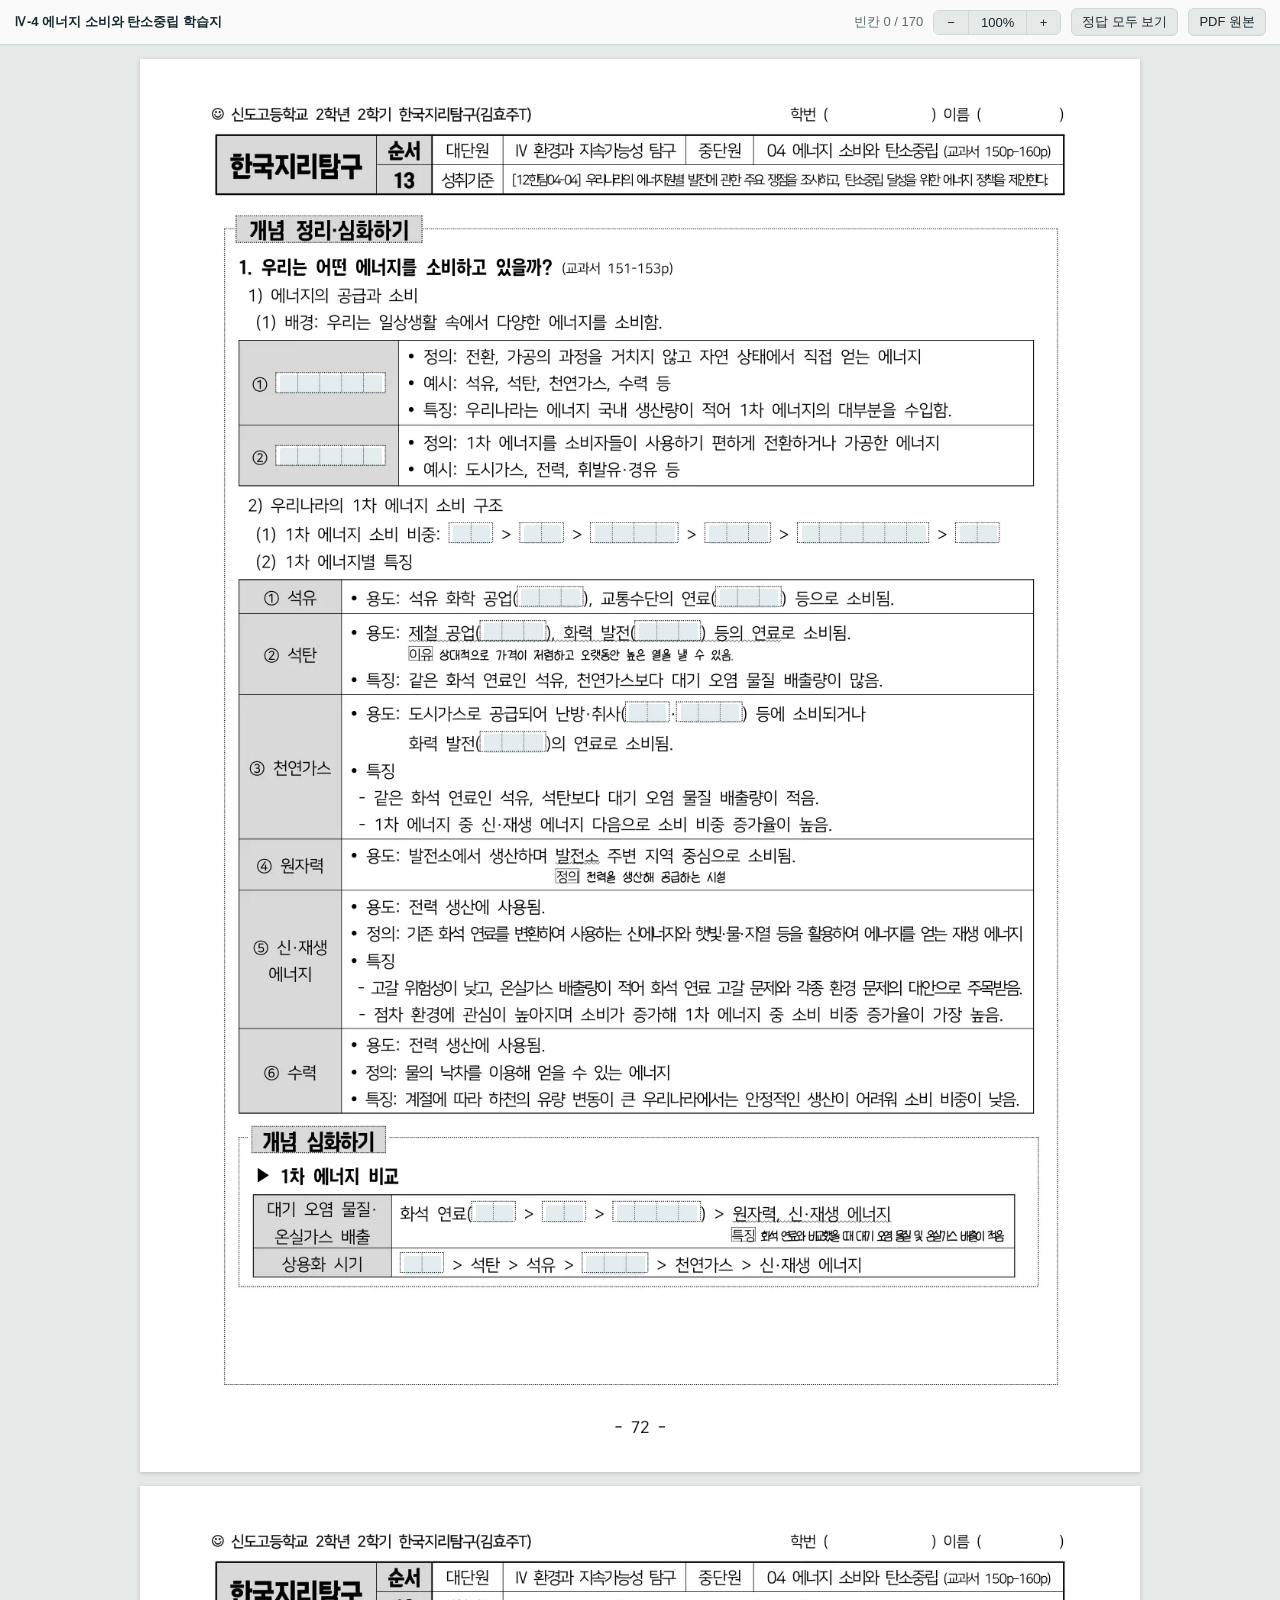
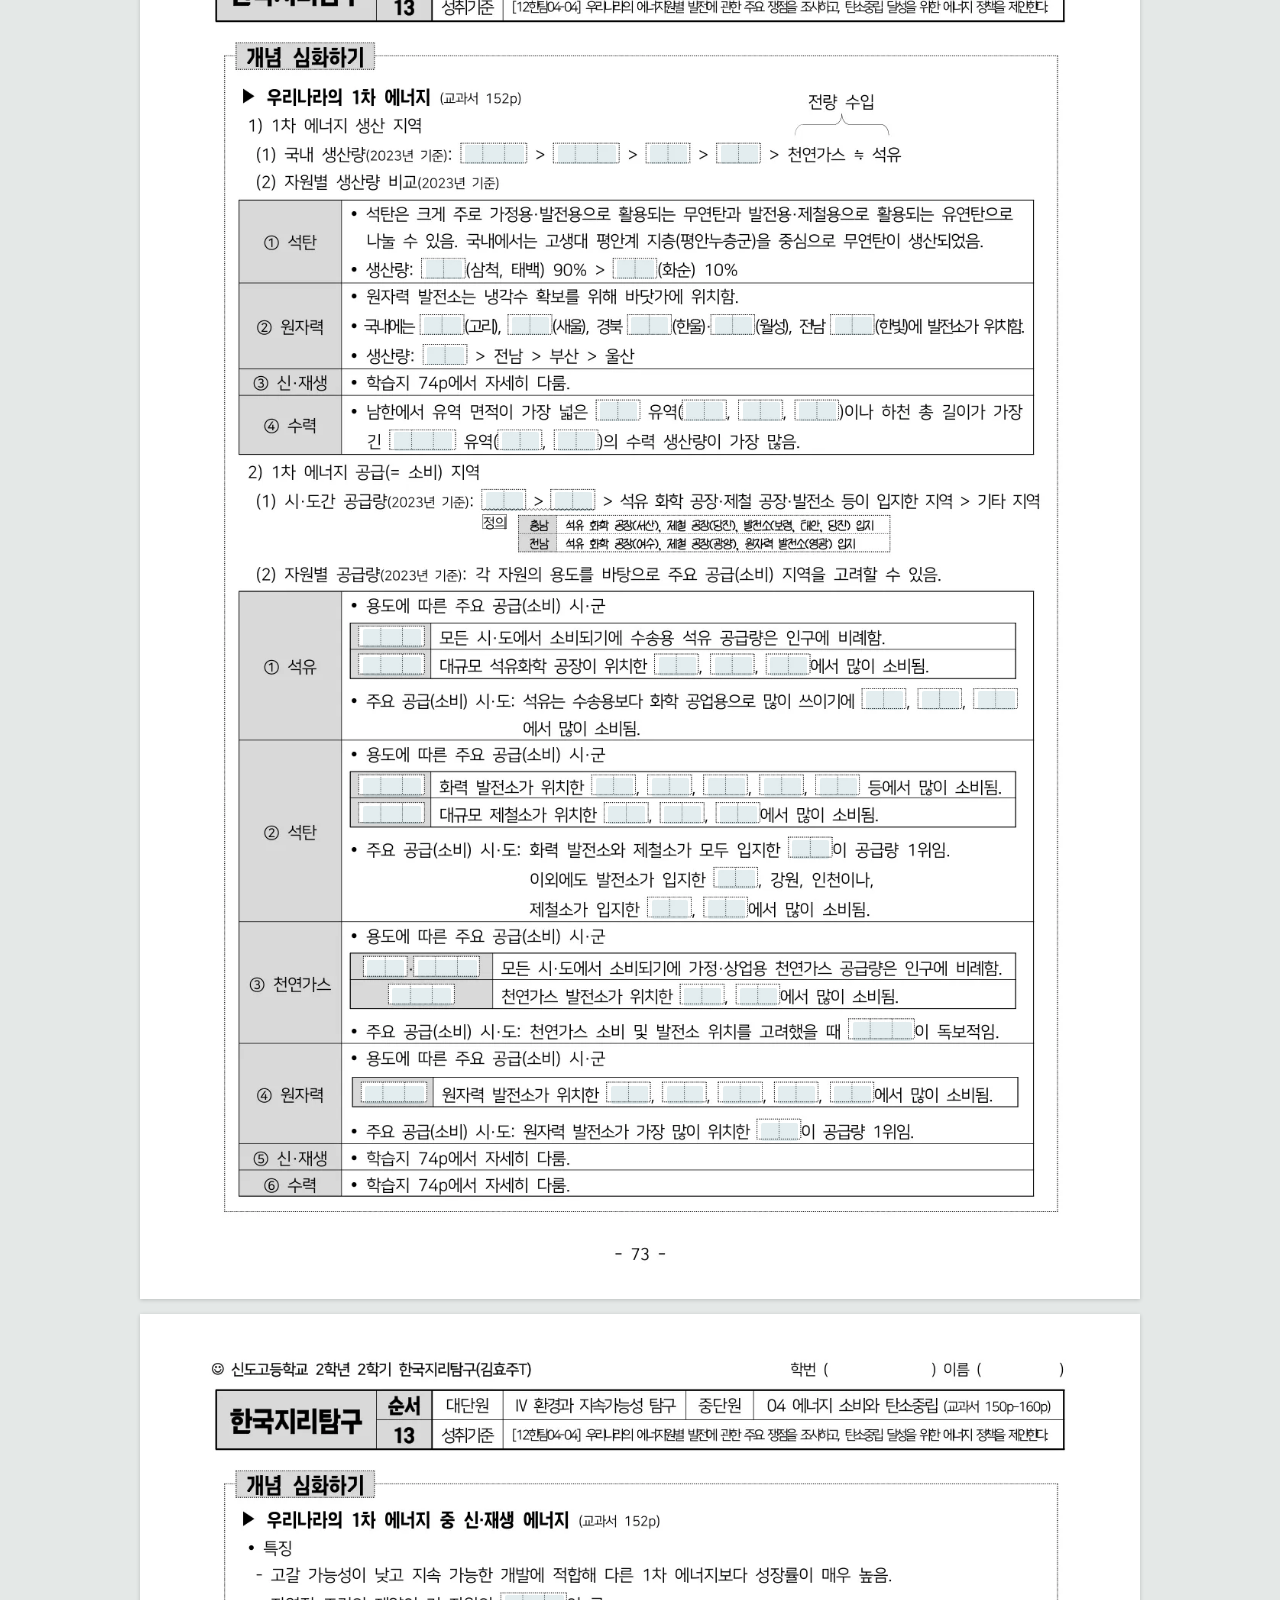
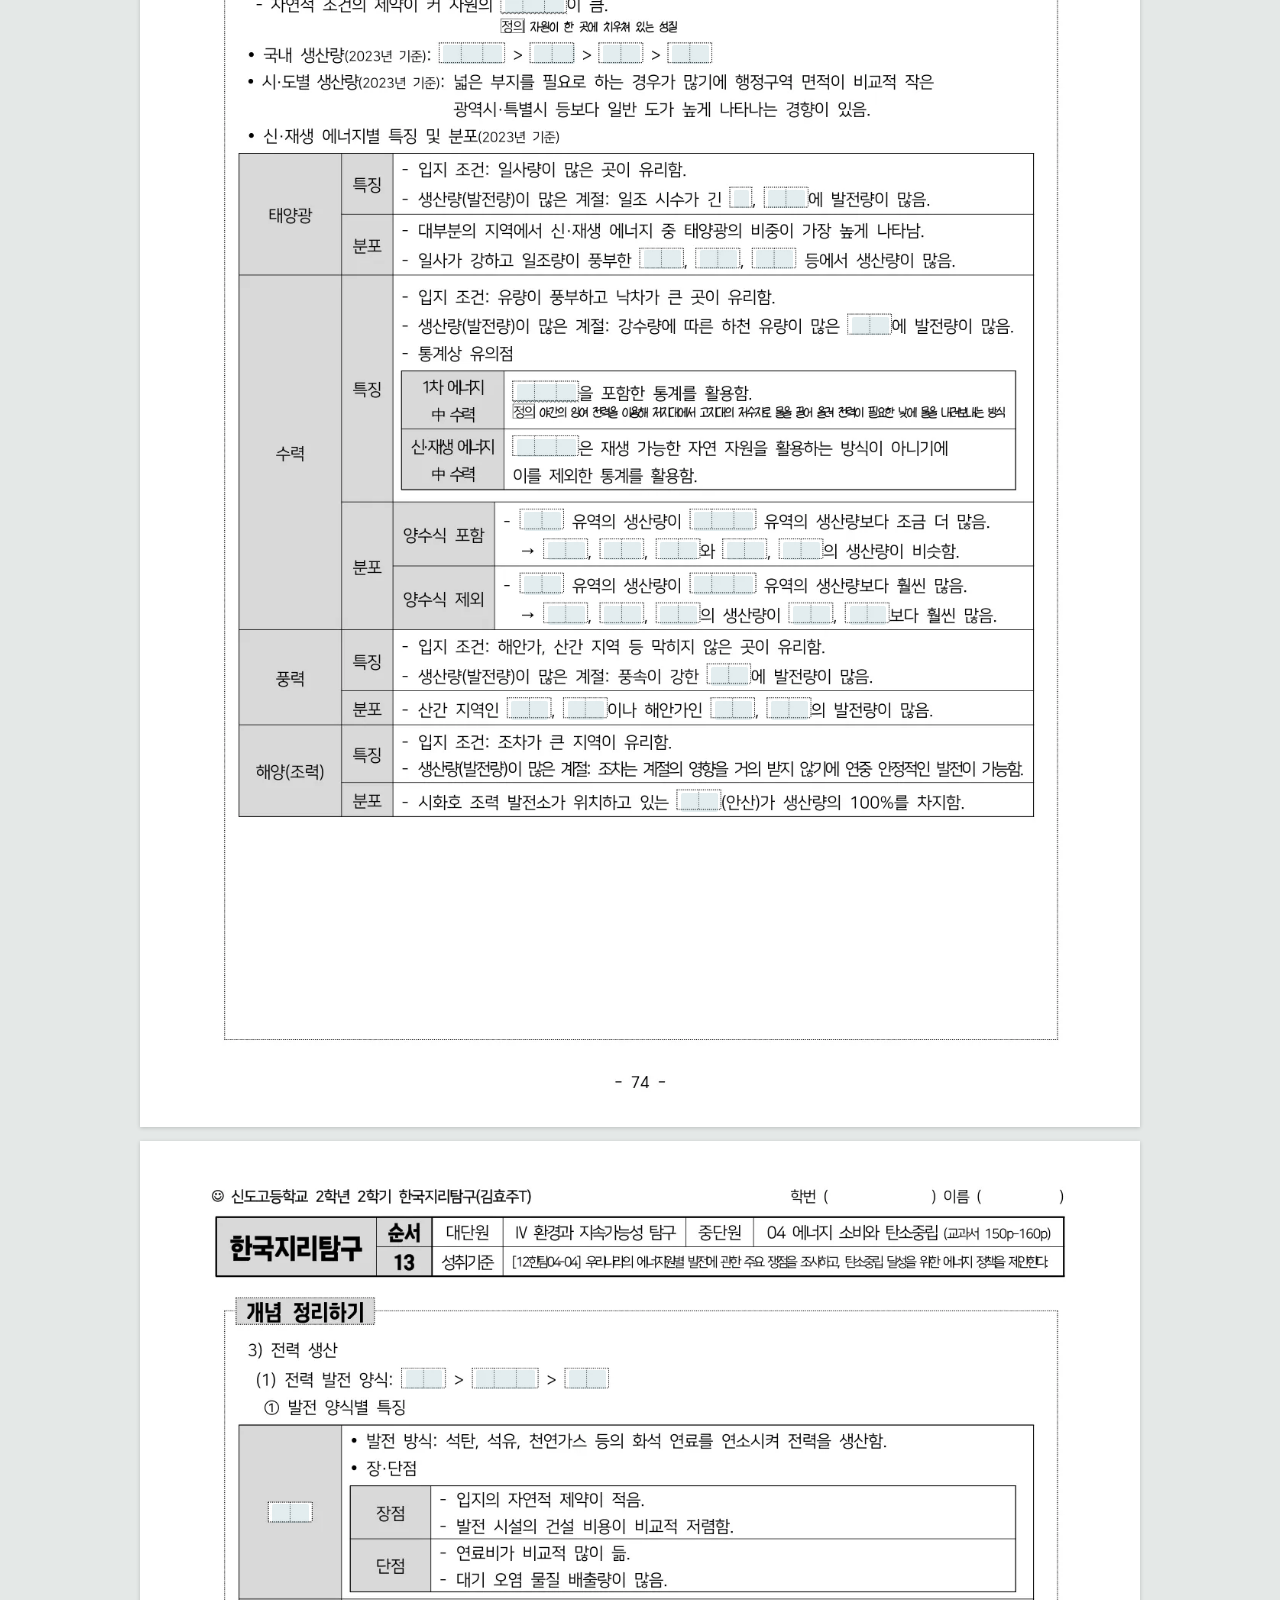
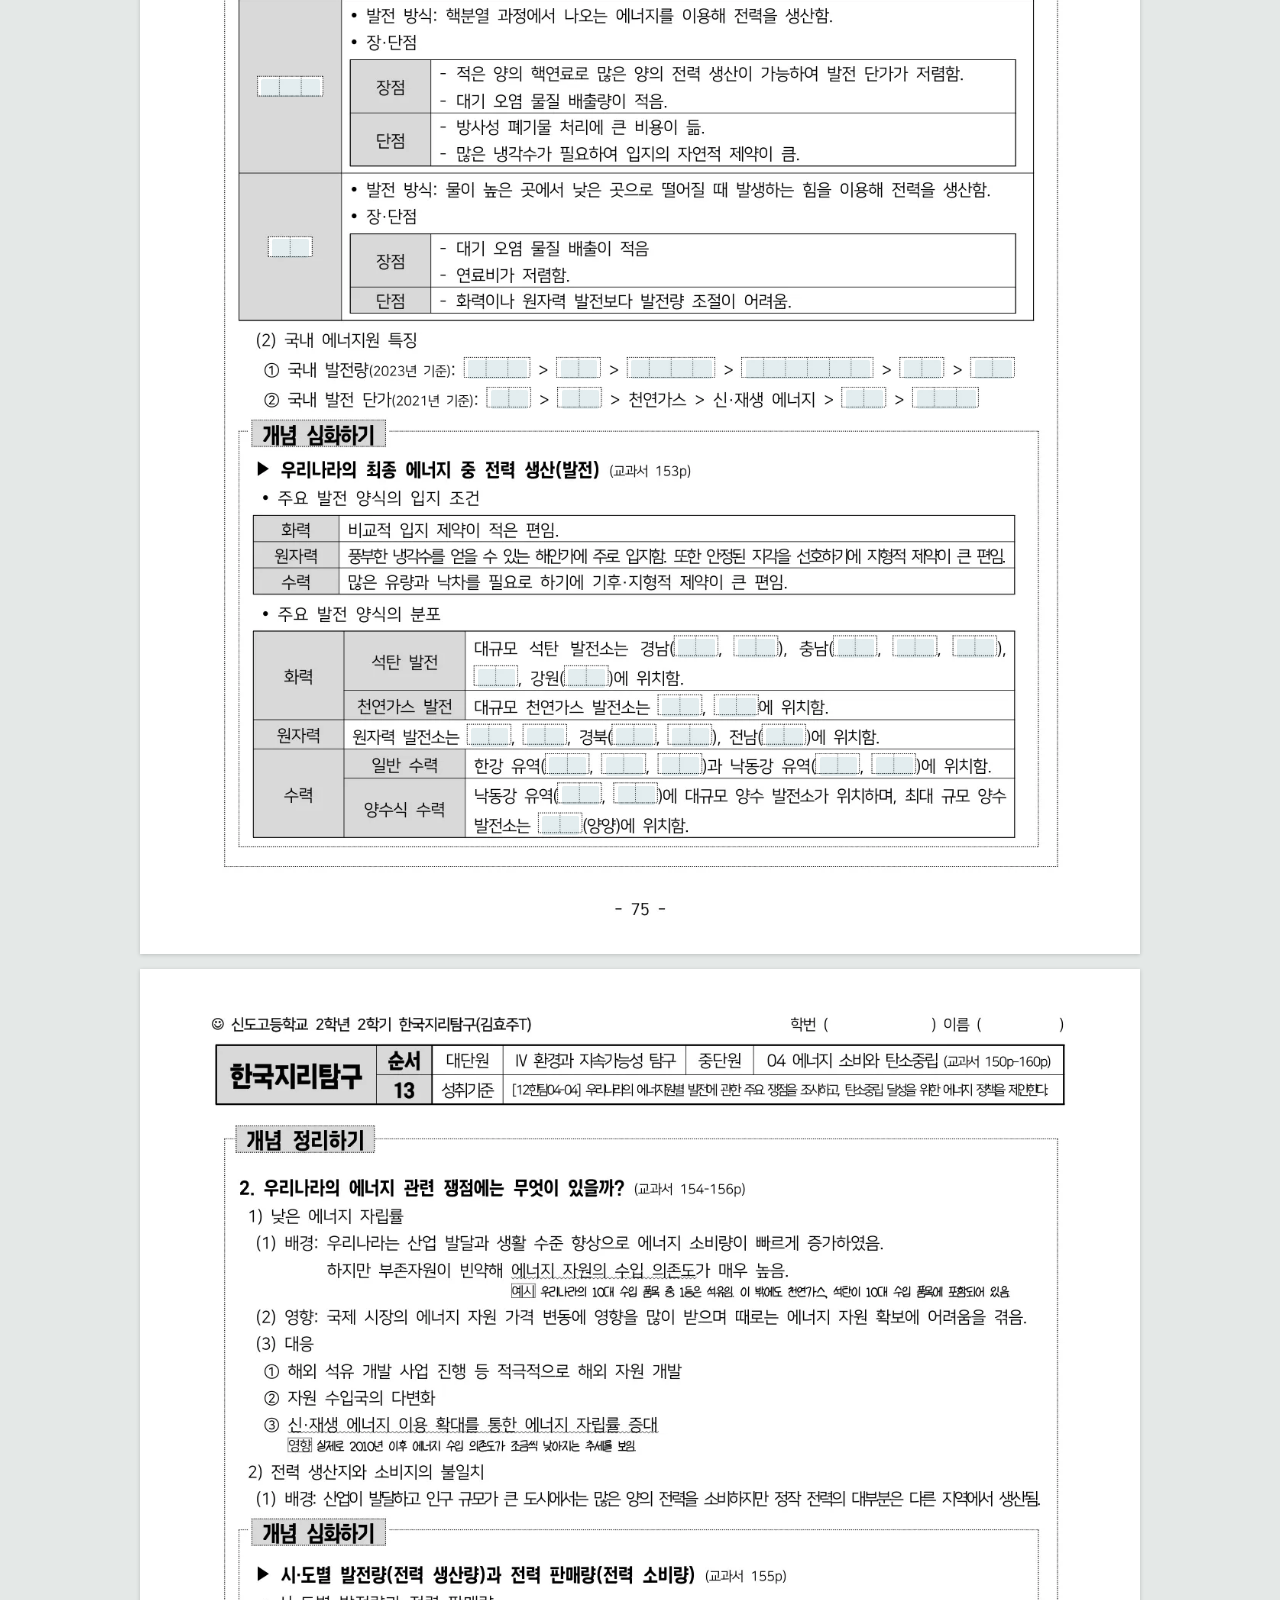
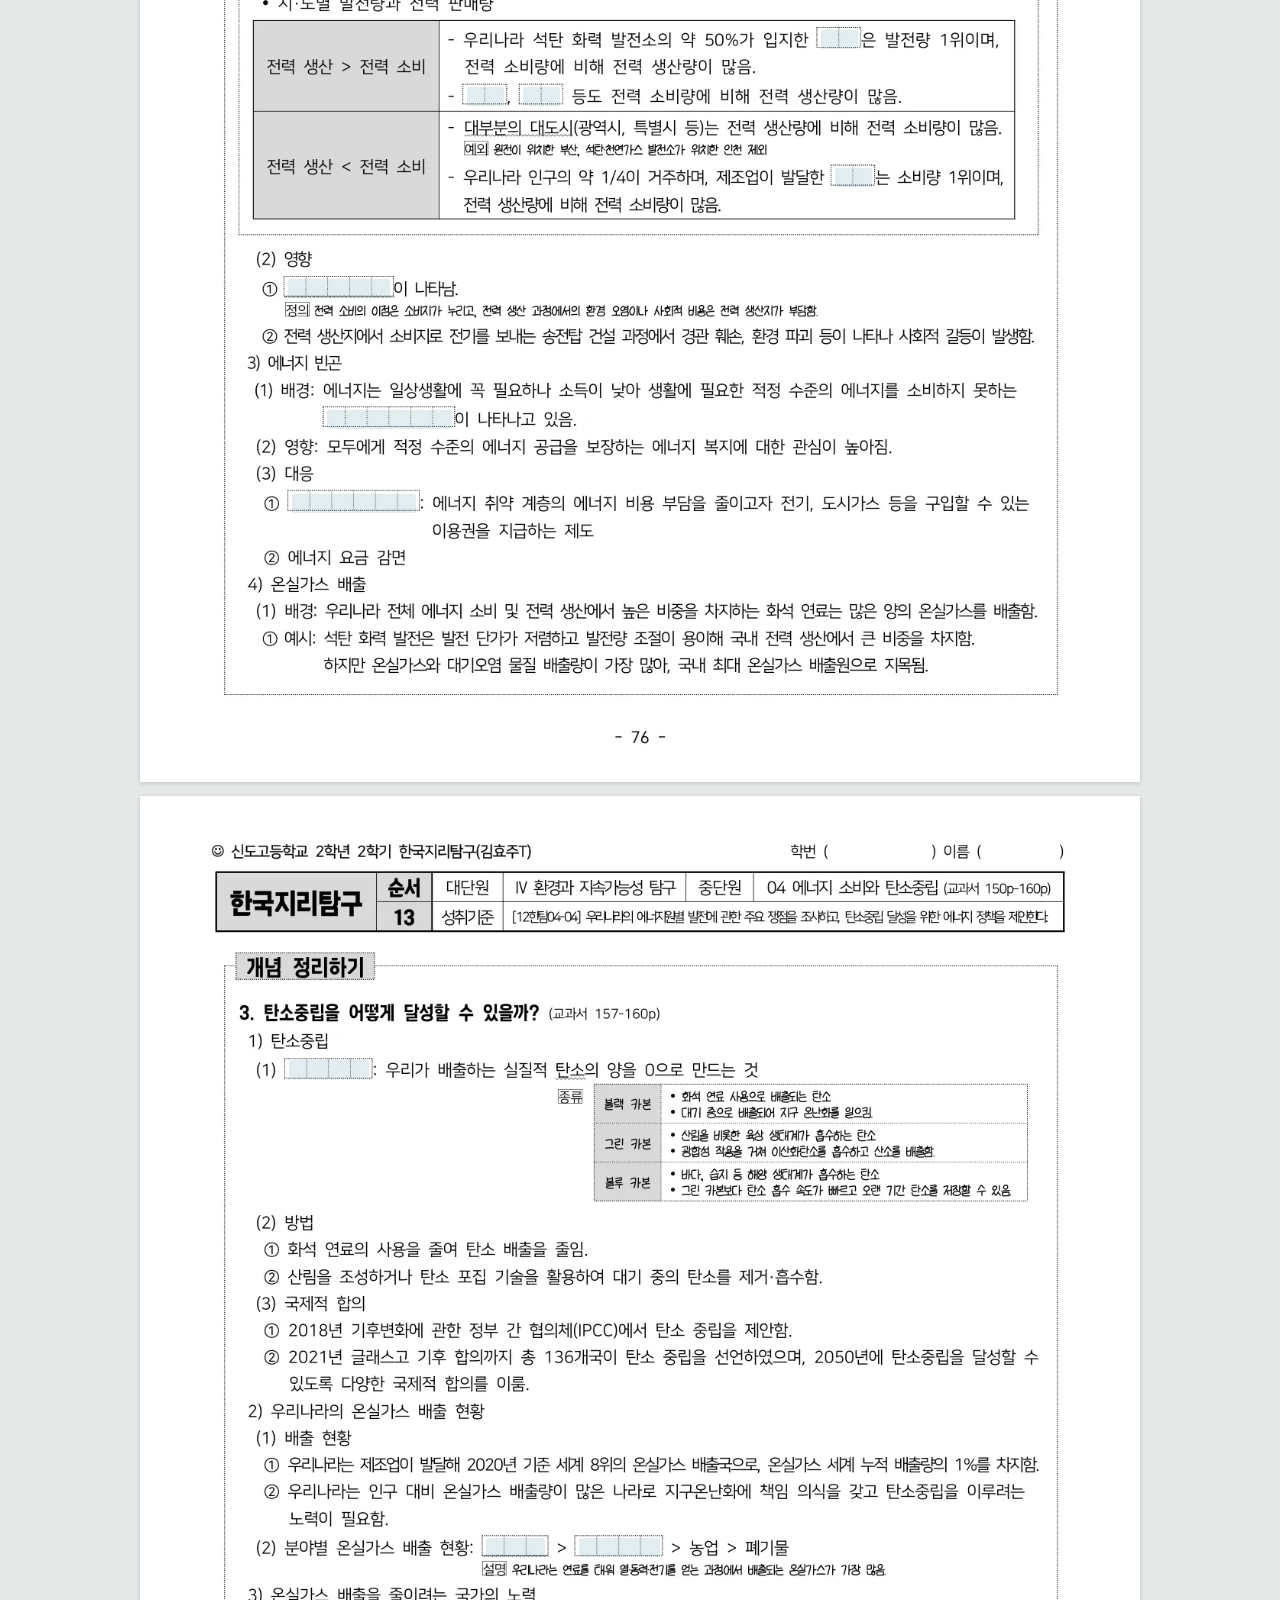
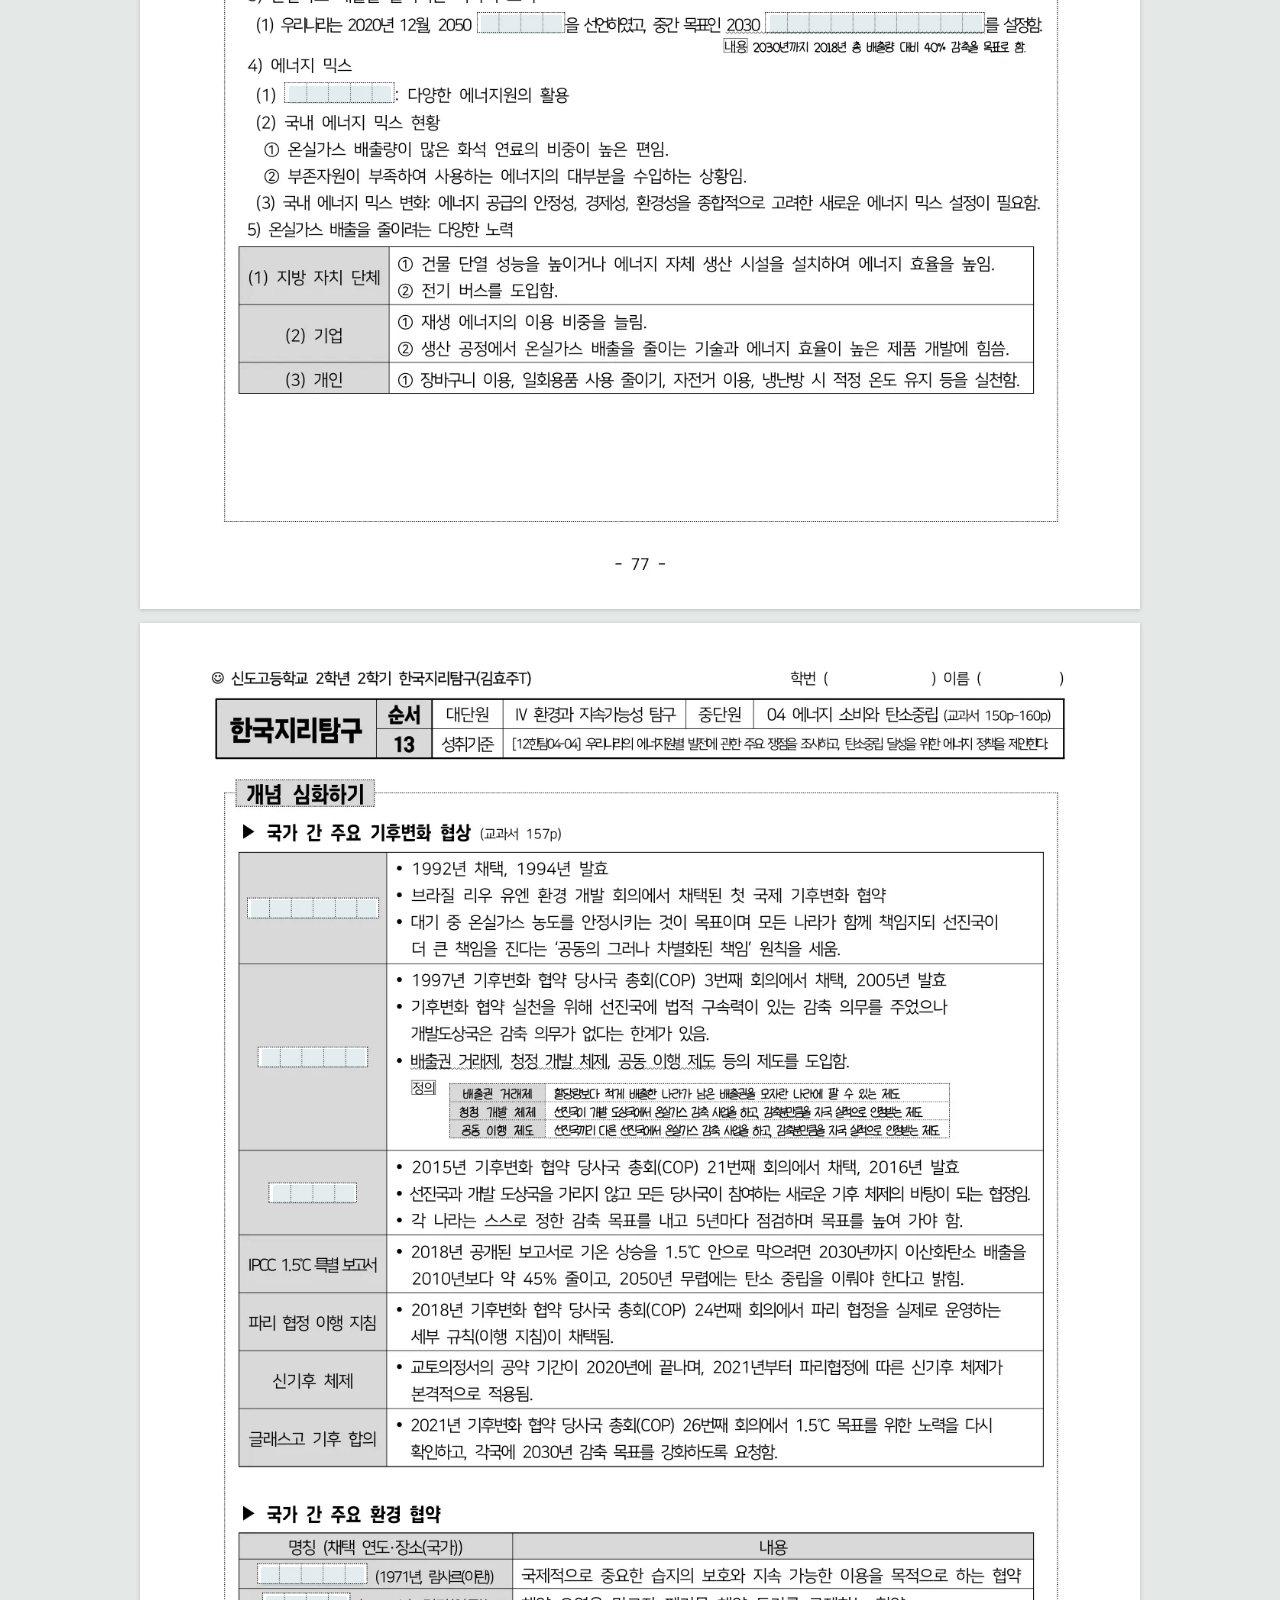
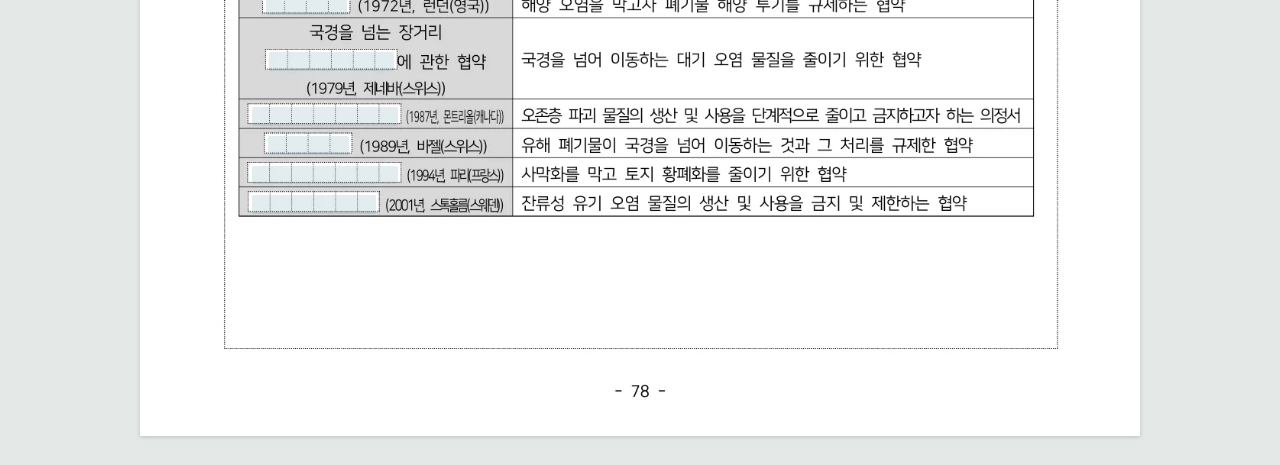
<file: 4-4/worksheet.html>
<!doctype html>
<html lang="ko">
<head>
<meta charset="utf-8">
<meta name="viewport" content="width=device-width, initial-scale=1">
<title>Ⅳ-4 에너지 소비와 탄소중립 학습지</title>
<link rel="stylesheet" href="../common/sheet.css">
</head>
<body>
<div class="sheet-bar">
  <span class="sheet-title">Ⅳ-4 에너지 소비와 탄소중립 학습지</span>
  <span class="sheet-count" id="count"></span>
  <span class="zoom" role="group" aria-label="학습지 확대·축소"><button id="zoom-out" type="button" title="축소 (Ctrl + 휠)">−</button><button id="zoom-val" type="button" title="폭에 맞추기">100%</button><button id="zoom-in" type="button" title="확대 (Ctrl + 휠)">+</button></span>
  <button id="toggle-all" type="button">정답 모두 보기</button>
  <a href="worksheet.pdf" target="_blank" rel="noopener">PDF 원본</a>
</div>
<main id="pages"></main>
<script>window.SHEET = [{"img": "page-1.webp", "ratio": 1.4134, "answers": [{"t": "1차에너지", "x": 13.98, "y": 22.33, "w": 10.25, "h": 1.33, "s": 1.513}, {"t": "최종에너지", "x": 13.98, "y": 27.49, "w": 10.25, "h": 1.32, "s": 1.513}, {"t": "석유", "x": 31.29, "y": 32.96, "w": 3.68, "h": 1.33, "s": 1.513}, {"t": "석탄", "x": 38.35, "y": 32.96, "w": 3.71, "h": 1.33, "s": 1.513}, {"t": "천연가스", "x": 45.45, "y": 32.96, "w": 8.07, "h": 1.33, "s": 1.513}, {"t": "원자력", "x": 56.89, "y": 32.96, "w": 5.88, "h": 1.33, "s": 1.513}, {"t": "신재생에너지", "x": 66.15, "y": 32.96, "w": 12.45, "h": 1.33, "s": 1.513}, {"t": "수력", "x": 81.97, "y": 32.96, "w": 3.7, "h": 1.33, "s": 1.513}, {"t": "산업용", "x": 38.13, "y": 37.49, "w": 5.88, "h": 1.32, "s": 1.513}, {"t": "수송용", "x": 57.97, "y": 37.49, "w": 5.88, "h": 1.32, "s": 1.513}, {"t": "산업용", "x": 34.4, "y": 39.92, "w": 5.88, "h": 1.32, "s": 1.513}, {"t": "발전용", "x": 49.9, "y": 39.92, "w": 5.88, "h": 1.32, "s": 1.513}, {"t": "가정", "x": 48.94, "y": 45.65, "w": 3.71, "h": 1.33, "s": 1.513}, {"t": "상업용", "x": 54.05, "y": 45.65, "w": 5.88, "h": 1.33, "s": 1.513}, {"t": "발전용", "x": 34.4, "y": 47.78, "w": 5.88, "h": 1.32, "s": 1.513}, {"t": "석탄", "x": 33.55, "y": 81.06, "w": 3.7, "h": 1.33, "s": 1.513}, {"t": "석유", "x": 40.62, "y": 81.06, "w": 3.68, "h": 1.33, "s": 1.513}, {"t": "천연가스", "x": 47.68, "y": 81.06, "w": 8.07, "h": 1.33, "s": 1.513}, {"t": "수력", "x": 26.4, "y": 84.7, "w": 3.68, "h": 1.33, "s": 1.513}, {"t": "원자력", "x": 44.64, "y": 84.7, "w": 5.87, "h": 1.33, "s": 1.513}]}, {"img": "page-2.webp", "ratio": 1.4134, "answers": [{"t": "원자력", "x": 32.49, "y": 18.32, "w": 5.88, "h": 1.33, "s": 1.513}, {"t": "신재생", "x": 41.75, "y": 18.32, "w": 5.88, "h": 1.33, "s": 1.513}, {"t": "수력", "x": 51.01, "y": 18.32, "w": 3.7, "h": 1.33, "s": 1.513}, {"t": "석탄", "x": 58.08, "y": 18.32, "w": 3.68, "h": 1.33, "s": 1.513}, {"t": "강원", "x": 28.55, "y": 26.49, "w": 3.68, "h": 1.32, "s": 1.513}, {"t": "전남", "x": 47.71, "y": 26.49, "w": 3.68, "h": 1.32, "s": 1.513}, {"t": "부산", "x": 28.4, "y": 30.46, "w": 3.7, "h": 1.33, "s": 1.513}, {"t": "울산", "x": 37.19, "y": 30.46, "w": 3.7, "h": 1.33, "s": 1.513}, {"t": "울진", "x": 49.14, "y": 30.46, "w": 3.71, "h": 1.33, "s": 1.513}, {"t": "경주", "x": 57.48, "y": 30.46, "w": 3.7, "h": 1.33, "s": 1.513}, {"t": "영광", "x": 69.45, "y": 30.46, "w": 3.7, "h": 1.33, "s": 1.513}, {"t": "경북", "x": 28.71, "y": 32.59, "w": 3.7, "h": 1.33, "s": 1.513}, {"t": "한강", "x": 46.0, "y": 36.53, "w": 3.7, "h": 1.33, "s": 1.513}, {"t": "강원", "x": 54.64, "y": 36.53, "w": 3.7, "h": 1.33, "s": 1.513}, {"t": "경기", "x": 60.27, "y": 36.53, "w": 3.7, "h": 1.33, "s": 1.513}, {"t": "충북", "x": 65.92, "y": 36.53, "w": 3.68, "h": 1.33, "s": 1.513}, {"t": "낙동강", "x": 25.38, "y": 38.64, "w": 5.87, "h": 1.32, "s": 1.513}, {"t": "경북", "x": 36.2, "y": 38.64, "w": 3.68, "h": 1.32, "s": 1.513}, {"t": "경남", "x": 41.83, "y": 38.64, "w": 3.68, "h": 1.32, "s": 1.513}, {"t": "충남", "x": 34.59, "y": 42.87, "w": 3.68, "h": 1.33, "s": 1.513}, {"t": "전남", "x": 41.48, "y": 42.87, "w": 3.71, "h": 1.33, "s": 1.513}, {"t": "수송용", "x": 22.27, "y": 52.57, "w": 5.88, "h": 1.33, "s": 1.513}, {"t": "산업용", "x": 22.27, "y": 54.54, "w": 5.88, "h": 1.32, "s": 1.513}, {"t": "울산", "x": 51.85, "y": 54.54, "w": 3.7, "h": 1.32, "s": 1.513}, {"t": "여수", "x": 57.45, "y": 54.54, "w": 3.7, "h": 1.32, "s": 1.513}, {"t": "서산", "x": 63.04, "y": 54.54, "w": 3.68, "h": 1.32, "s": 1.513}, {"t": "울산", "x": 72.61, "y": 56.99, "w": 3.7, "h": 1.33, "s": 1.513}, {"t": "충남", "x": 78.18, "y": 56.99, "w": 3.71, "h": 1.33, "s": 1.513}, {"t": "전남", "x": 83.78, "y": 56.99, "w": 3.7, "h": 1.33, "s": 1.513}, {"t": "발전용", "x": 22.27, "y": 63.1, "w": 5.88, "h": 1.32, "s": 1.513}, {"t": "하동", "x": 45.56, "y": 63.1, "w": 3.7, "h": 1.32, "s": 1.513}, {"t": "고성", "x": 51.16, "y": 63.1, "w": 3.71, "h": 1.32, "s": 1.513}, {"t": "보령", "x": 56.77, "y": 63.1, "w": 3.7, "h": 1.32, "s": 1.513}, {"t": "태안", "x": 62.39, "y": 63.1, "w": 3.68, "h": 1.32, "s": 1.513}, {"t": "당진", "x": 67.98, "y": 63.1, "w": 3.68, "h": 1.32, "s": 1.513}, {"t": "제철용", "x": 22.27, "y": 65.07, "w": 5.88, "h": 1.33, "s": 1.513}, {"t": "포항", "x": 46.82, "y": 65.07, "w": 3.71, "h": 1.33, "s": 1.513}, {"t": "광양", "x": 52.42, "y": 65.07, "w": 3.7, "h": 1.33, "s": 1.513}, {"t": "당진", "x": 58.0, "y": 65.07, "w": 3.7, "h": 1.33, "s": 1.513}, {"t": "충남", "x": 65.24, "y": 67.53, "w": 3.7, "h": 1.32, "s": 1.513}, {"t": "경남", "x": 57.78, "y": 69.63, "w": 3.7, "h": 1.33, "s": 1.513}, {"t": "경북", "x": 51.16, "y": 71.76, "w": 3.68, "h": 1.33, "s": 1.513}, {"t": "전남", "x": 56.79, "y": 71.76, "w": 3.7, "h": 1.33, "s": 1.513}, {"t": "가정", "x": 22.72, "y": 75.97, "w": 3.71, "h": 1.33, "s": 1.513}, {"t": "상업용", "x": 27.75, "y": 75.97, "w": 5.9, "h": 1.33, "s": 1.513}, {"t": "발전용", "x": 25.24, "y": 77.94, "w": 5.88, "h": 1.32, "s": 1.513}, {"t": "경기", "x": 54.42, "y": 77.94, "w": 3.7, "h": 1.32, "s": 1.513}, {"t": "인천", "x": 60.0, "y": 77.94, "w": 3.7, "h": 1.32, "s": 1.513}, {"t": "수도권", "x": 71.26, "y": 80.39, "w": 5.9, "h": 1.33, "s": 1.513}, {"t": "발전용", "x": 22.49, "y": 84.88, "w": 5.9, "h": 1.32, "s": 1.513}, {"t": "부산", "x": 47.08, "y": 84.88, "w": 3.68, "h": 1.32, "s": 1.513}, {"t": "울산", "x": 52.66, "y": 84.88, "w": 3.68, "h": 1.32, "s": 1.513}, {"t": "울진", "x": 58.25, "y": 84.88, "w": 3.7, "h": 1.32, "s": 1.513}, {"t": "경주", "x": 63.83, "y": 84.88, "w": 3.7, "h": 1.32, "s": 1.513}, {"t": "영광", "x": 69.41, "y": 84.88, "w": 3.71, "h": 1.32, "s": 1.513}, {"t": "경북", "x": 62.12, "y": 87.5, "w": 3.68, "h": 1.32, "s": 1.513}]}, {"img": "page-3.webp", "ratio": 1.4134, "answers": [{"t": "편재성", "x": 36.49, "y": 19.87, "w": 5.88, "h": 1.32, "s": 1.513}, {"t": "태양광", "x": 30.32, "y": 23.4, "w": 5.87, "h": 1.33, "s": 1.513}, {"t": "풍력", "x": 39.41, "y": 23.4, "w": 4.07, "h": 1.33, "s": 1.513}, {"t": "수력", "x": 46.3, "y": 23.4, "w": 3.68, "h": 1.33, "s": 1.513}, {"t": "해양", "x": 53.21, "y": 23.4, "w": 3.7, "h": 1.33, "s": 1.513}, {"t": "봄", "x": 59.39, "y": 33.65, "w": 1.5, "h": 1.32, "s": 1.513}, {"t": "가을", "x": 62.82, "y": 33.65, "w": 3.7, "h": 1.32, "s": 1.513}, {"t": "전남", "x": 50.35, "y": 37.95, "w": 3.71, "h": 1.33, "s": 1.513}, {"t": "전북", "x": 55.98, "y": 37.95, "w": 3.7, "h": 1.33, "s": 1.513}, {"t": "경북", "x": 61.63, "y": 37.95, "w": 3.68, "h": 1.33, "s": 1.513}, {"t": "여름", "x": 71.19, "y": 42.64, "w": 3.68, "h": 1.32, "s": 1.513}, {"t": "양수식", "x": 37.65, "y": 47.37, "w": 5.9, "h": 1.33, "s": 1.513}, {"t": "양수식", "x": 37.65, "y": 51.26, "w": 5.9, "h": 1.32, "s": 1.513}, {"t": "한강", "x": 38.4, "y": 56.46, "w": 3.68, "h": 1.32, "s": 1.513}, {"t": "낙동강", "x": 55.39, "y": 56.46, "w": 5.9, "h": 1.32, "s": 1.513}, {"t": "강원", "x": 40.76, "y": 58.56, "w": 3.7, "h": 1.33, "s": 1.513}, {"t": "충북", "x": 46.39, "y": 58.56, "w": 3.7, "h": 1.33, "s": 1.513}, {"t": "경기", "x": 52.03, "y": 58.56, "w": 3.68, "h": 1.33, "s": 1.513}, {"t": "경북", "x": 58.69, "y": 58.56, "w": 3.7, "h": 1.33, "s": 1.513}, {"t": "경남", "x": 64.32, "y": 58.56, "w": 3.7, "h": 1.33, "s": 1.513}, {"t": "한강", "x": 38.4, "y": 60.98, "w": 3.68, "h": 1.32, "s": 1.513}, {"t": "낙동강", "x": 55.39, "y": 60.98, "w": 5.9, "h": 1.32, "s": 1.513}, {"t": "강원", "x": 40.76, "y": 63.1, "w": 3.7, "h": 1.32, "s": 1.513}, {"t": "충북", "x": 46.39, "y": 63.1, "w": 3.7, "h": 1.32, "s": 1.513}, {"t": "경기", "x": 52.03, "y": 63.1, "w": 3.68, "h": 1.32, "s": 1.513}, {"t": "경북", "x": 65.31, "y": 63.1, "w": 3.7, "h": 1.32, "s": 1.513}, {"t": "경남", "x": 70.96, "y": 63.1, "w": 3.68, "h": 1.32, "s": 1.513}, {"t": "겨울", "x": 57.09, "y": 67.41, "w": 3.7, "h": 1.33, "s": 1.513}, {"t": "강원", "x": 37.13, "y": 69.83, "w": 3.68, "h": 1.33, "s": 1.513}, {"t": "경북", "x": 42.76, "y": 69.83, "w": 3.68, "h": 1.33, "s": 1.513}, {"t": "전남", "x": 57.48, "y": 69.83, "w": 3.7, "h": 1.33, "s": 1.513}, {"t": "제주", "x": 63.11, "y": 69.83, "w": 3.7, "h": 1.33, "s": 1.513}, {"t": "경기", "x": 54.08, "y": 76.34, "w": 3.71, "h": 1.33, "s": 1.513}]}, {"img": "page-4.webp", "ratio": 1.4134, "answers": [{"t": "화력", "x": 26.55, "y": 16.2, "w": 3.68, "h": 1.33, "s": 1.513}, {"t": "원자력", "x": 33.61, "y": 16.2, "w": 5.9, "h": 1.33, "s": 1.513}, {"t": "수력", "x": 42.87, "y": 16.2, "w": 3.7, "h": 1.33, "s": 1.513}, {"t": "화력", "x": 13.21, "y": 25.68, "w": 3.7, "h": 1.33, "s": 1.513}, {"t": "원자력", "x": 12.12, "y": 38.03, "w": 5.88, "h": 1.33, "s": 1.513}, {"t": "수력", "x": 13.21, "y": 49.42, "w": 3.7, "h": 1.32, "s": 1.513}, {"t": "원자력", "x": 32.81, "y": 57.97, "w": 5.88, "h": 1.32, "s": 1.513}, {"t": "석탄", "x": 42.07, "y": 57.97, "w": 3.68, "h": 1.32, "s": 1.513}, {"t": "천연가스", "x": 49.13, "y": 57.97, "w": 8.08, "h": 1.32, "s": 1.513}, {"t": "신재생에너지", "x": 60.59, "y": 57.97, "w": 12.45, "h": 1.32, "s": 1.513}, {"t": "수력", "x": 76.42, "y": 57.97, "w": 3.68, "h": 1.32, "s": 1.513}, {"t": "석유", "x": 83.48, "y": 57.97, "w": 3.7, "h": 1.32, "s": 1.513}, {"t": "석유", "x": 35.09, "y": 60.07, "w": 3.68, "h": 1.33, "s": 1.513}, {"t": "수력", "x": 42.15, "y": 60.07, "w": 3.7, "h": 1.33, "s": 1.513}, {"t": "석탄", "x": 70.61, "y": 60.07, "w": 3.68, "h": 1.33, "s": 1.513}, {"t": "원자력", "x": 77.66, "y": 60.07, "w": 5.9, "h": 1.33, "s": 1.513}, {"t": "하동", "x": 53.82, "y": 77.69, "w": 3.7, "h": 1.33, "s": 1.513}, {"t": "고성", "x": 59.8, "y": 77.69, "w": 3.7, "h": 1.33, "s": 1.513}, {"t": "보령", "x": 69.75, "y": 77.69, "w": 3.68, "h": 1.33, "s": 1.513}, {"t": "태안", "x": 75.73, "y": 77.69, "w": 3.68, "h": 1.33, "s": 1.513}, {"t": "당진", "x": 81.71, "y": 77.69, "w": 3.68, "h": 1.33, "s": 1.513}, {"t": "인천", "x": 33.78, "y": 79.81, "w": 3.7, "h": 1.32, "s": 1.513}, {"t": "삼척", "x": 42.84, "y": 79.81, "w": 3.7, "h": 1.32, "s": 1.513}, {"t": "경기", "x": 52.22, "y": 81.89, "w": 3.68, "h": 1.33, "s": 1.513}, {"t": "인천", "x": 57.85, "y": 81.89, "w": 3.7, "h": 1.33, "s": 1.513}, {"t": "부산", "x": 33.09, "y": 83.97, "w": 3.7, "h": 1.33, "s": 1.513}, {"t": "울산", "x": 38.71, "y": 83.97, "w": 3.68, "h": 1.33, "s": 1.513}, {"t": "울진", "x": 47.6, "y": 83.97, "w": 3.7, "h": 1.33, "s": 1.513}, {"t": "경주", "x": 53.21, "y": 83.97, "w": 3.68, "h": 1.33, "s": 1.513}, {"t": "영광", "x": 62.62, "y": 83.97, "w": 3.68, "h": 1.33, "s": 1.513}, {"t": "강원", "x": 40.94, "y": 86.04, "w": 3.68, "h": 1.33, "s": 1.513}, {"t": "충북", "x": 46.57, "y": 86.04, "w": 3.7, "h": 1.33, "s": 1.513}, {"t": "경기", "x": 52.2, "y": 86.04, "w": 3.7, "h": 1.33, "s": 1.513}, {"t": "경북", "x": 67.98, "y": 86.04, "w": 3.68, "h": 1.33, "s": 1.513}, {"t": "경남", "x": 73.61, "y": 86.04, "w": 3.68, "h": 1.33, "s": 1.513}, {"t": "경북", "x": 42.15, "y": 88.12, "w": 3.7, "h": 1.33, "s": 1.513}, {"t": "경남", "x": 47.76, "y": 88.12, "w": 3.7, "h": 1.33, "s": 1.513}, {"t": "강원", "x": 40.22, "y": 90.24, "w": 3.7, "h": 1.33, "s": 1.513}]}, {"img": "page-5.webp", "ratio": 1.4134, "answers": [{"t": "충남", "x": 68.1, "y": 46.77, "w": 3.68, "h": 1.32, "s": 1.513}, {"t": "경북", "x": 32.69, "y": 50.78, "w": 3.68, "h": 1.33, "s": 1.513}, {"t": "전남", "x": 38.32, "y": 50.78, "w": 3.68, "h": 1.33, "s": 1.513}, {"t": "경기", "x": 69.5, "y": 56.54, "w": 3.7, "h": 1.32, "s": 1.513}, {"t": "환경불평등", "x": 14.79, "y": 64.41, "w": 10.25, "h": 1.33, "s": 1.513}, {"t": "에너지빈곤층", "x": 18.72, "y": 73.66, "w": 12.45, "h": 1.32, "s": 1.513}, {"t": "에너지바우처", "x": 15.16, "y": 79.6, "w": 12.45, "h": 1.32, "s": 1.513}]}, {"img": "page-6.webp", "ratio": 1.4134, "answers": [{"t": "탄소중립", "x": 14.86, "y": 18.7, "w": 8.07, "h": 1.33, "s": 1.513}, {"t": "에너지", "x": 34.62, "y": 52.53, "w": 5.88, "h": 1.32, "s": 1.513}, {"t": "산업공정", "x": 43.88, "y": 52.53, "w": 8.08, "h": 1.32, "s": 1.513}, {"t": "탄소중립", "x": 34.1, "y": 57.98, "w": 8.08, "h": 1.32, "s": 1.513}, {"t": "국가온실가스감축목표", "x": 62.96, "y": 57.98, "w": 21.21, "h": 1.32, "s": 1.513}, {"t": "에너지믹스", "x": 14.86, "y": 62.94, "w": 10.27, "h": 1.33, "s": 1.513}]}, {"img": "page-7.webp", "ratio": 1.4134, "answers": [{"t": "기후변화협약", "x": 11.13, "y": 19.6, "w": 12.45, "h": 1.32, "s": 1.513}, {"t": "교토의정서", "x": 12.2, "y": 30.15, "w": 10.25, "h": 1.32, "s": 1.513}, {"t": "파리협정", "x": 13.29, "y": 39.77, "w": 8.07, "h": 1.32, "s": 1.513}, {"t": "람사르협약", "x": 12.12, "y": 66.78, "w": 10.29, "h": 1.33, "s": 1.513}, {"t": "런던협약", "x": 12.64, "y": 68.86, "w": 8.07, "h": 1.33, "s": 1.513}, {"t": "대기오염물질", "x": 12.94, "y": 72.83, "w": 12.45, "h": 1.33, "s": 1.513}, {"t": "몬트리올의정서", "x": 11.16, "y": 76.69, "w": 14.64, "h": 1.33, "s": 1.513}, {"t": "바젤협약", "x": 12.82, "y": 78.78, "w": 8.07, "h": 1.33, "s": 1.513}, {"t": "사막화방지협약", "x": 11.16, "y": 80.84, "w": 14.64, "h": 1.33, "s": 1.513}, {"t": "스톡홀름협약", "x": 11.19, "y": 82.94, "w": 12.44, "h": 1.32, "s": 1.513}]}];</script>
<script src="../common/sheet.js"></script>
</body>
</html>
</file>
<file: common/resource.css>
/* 수업자료 화면 공통 스타일 — 수업실(index.html)과 같은 색·글꼴 */
@import url("https://fonts.googleapis.com/css2?family=Gowun+Batang:wght@700&family=IBM+Plex+Sans+KR:wght@400;500;600;700&family=IBM+Plex+Mono:wght@500&display=swap");
:root {
  --bg: #f4f6f5; --surface: #ffffff; --ink: #18282f; --muted: #5a6b70; --line: #d5ddda;
  --accent: #1f6f78; --accent-soft: #dcecec; --warm: #b45309; --warm-soft: #fbefe1;
  --c0: #e6f0ef; --c1: #b7d7d6; --c2: #7fb6b8; --c3: #3f8d93; --c4: #165f66; --cx: #e5e7e6;
  --land: #d9dfdc; --landline: #ffffff; --rh: #f6dcc0;
  --font-display: "Gowun Batang", "Nanum Myeongjo", serif;
  --font-body: "IBM Plex Sans KR", "Malgun Gothic", "Apple SD Gothic Neo", sans-serif;
  --font-mono: "IBM Plex Mono", ui-monospace, monospace;
}
@media (prefers-color-scheme: dark) {
  :root {
    --bg: #11191c; --surface: #182327; --ink: #e3ebea; --muted: #93a5a8; --line: #2b3a3f;
    --accent: #6cc0c6; --accent-soft: #1d3a3e; --warm: #f0a35e; --warm-soft: #3a2a1a;
    --c0: #1d3236; --c1: #23504f; --c2: #2f7a7b; --c3: #4fa8ac; --c4: #8fd6d8; --cx: #2a3236;
    --land: #223034; --landline: #11191c; --rh: #4a3520;
    color-scheme: dark;
  }
}
* { box-sizing: border-box; }
html { scroll-behavior: smooth; scroll-padding-top: 56px; }
@media (prefers-reduced-motion: reduce) { html { scroll-behavior: auto; } }
body { margin: 0; background: var(--bg); color: var(--ink); font-family: var(--font-body); font-size: 16px; line-height: 1.65; word-break: keep-all; -webkit-font-smoothing: antialiased; }
a { color: var(--accent); }
h1, h2, h3, h4 { text-wrap: balance; margin: 0; }
.wrap { max-width: 980px; margin: 0 auto; padding: 22px 18px 60px; }

.res-head { display: flex; flex-direction: column; gap: 4px; padding-bottom: 14px; border-bottom: 1.5px solid var(--ink); }
.res-head .eyebrow { font-size: 13px; color: var(--muted); font-weight: 600; letter-spacing: .04em; }
.res-head h1 { font-family: var(--font-display); font-size: clamp(24px, 4vw, 34px); line-height: 1.25; }
.res-head p { margin: 4px 0 0; color: var(--muted); font-size: 14px; }
.toc { position: sticky; top: 0; z-index: 4; display: flex; gap: 6px; overflow-x: auto; padding: 8px 0; background: var(--bg); border-bottom: 1px solid var(--line); }
.toc a { flex: none; font-size: 13px; text-decoration: none; color: var(--ink); border: 1px solid var(--line); background: var(--surface); border-radius: 99px; padding: 3px 12px; white-space: nowrap; }
.toc a:hover { border-color: var(--accent); }

section.part { padding-top: 30px; display: flex; flex-direction: column; gap: 16px; }
.part > header { display: flex; flex-direction: column; gap: 2px; }
.part > header .ref { font-size: 13px; color: var(--muted); }
.part > header h2 { font-size: 21px; font-weight: 700; line-height: 1.4; }
.part > header h2 b { color: var(--accent); margin-right: 6px; }
.lead { margin: 0; max-width: 68ch; }

.stats { display: grid; grid-template-columns: repeat(auto-fit, minmax(190px, 1fr)); gap: 10px; }
.stat { background: var(--surface); border: 1px solid var(--line); border-radius: 8px; padding: 12px 14px; display: flex; flex-direction: column; gap: 2px; }
.stat .num { font-size: 28px; font-weight: 700; line-height: 1.15; font-variant-numeric: tabular-nums; color: var(--accent); }
.stat .num small { font-size: 15px; font-weight: 600; margin-left: 2px; }
.stat .lbl { font-size: 14px; font-weight: 600; }
.stat .src { font-size: 12px; color: var(--muted); }

.block { background: var(--surface); border: 1px solid var(--line); border-radius: 10px; padding: 14px; display: flex; flex-direction: column; gap: 10px; }
.block > h3 { font-size: 16px; display: flex; gap: 8px; align-items: baseline; flex-wrap: wrap; }
.block > h3 .tag { font-size: 12px; font-weight: 600; color: var(--muted); }
.ask { margin: 0; padding: 10px 12px; border-radius: 6px; background: var(--warm-soft); font-size: 15px; }
.ask b { color: var(--warm); margin-right: 6px; }

.items { display: grid; grid-template-columns: repeat(auto-fill, minmax(280px, 1fr)); gap: 10px; }
.item { background: var(--surface); border: 1px solid var(--line); border-radius: 8px; padding: 12px 14px; display: flex; flex-direction: column; gap: 6px; min-width: 0; }
.item .meta { display: flex; gap: 8px; align-items: center; flex-wrap: wrap; font-size: 12px; color: var(--muted); }
.item .kind { font-weight: 700; letter-spacing: .04em; padding: 0 7px; border-radius: 4px; background: var(--accent-soft); color: var(--accent); }
.item .kind.video { background: var(--warm-soft); color: var(--warm); }
.item h4 { font-size: 15.5px; line-height: 1.45; }
.item h4 a { color: var(--ink); text-decoration: none; }
.item h4 a:hover { color: var(--accent); text-decoration: underline; }
.item p { margin: 0; font-size: 14.5px; }
.item .q { font-size: 14px; color: var(--warm); }
.thumb { position: relative; display: block; aspect-ratio: 16 / 9; max-width: 100%; border-radius: 6px; overflow: hidden; background: var(--ink); border: 0; padding: 0; cursor: pointer; width: 100%; }
.thumb img { width: 100%; height: 100%; object-fit: cover; display: block; opacity: .92; }
.thumb::after { content: ""; position: absolute; left: 50%; top: 50%; width: 56px; height: 40px; margin: -20px 0 0 -28px; border-radius: 10px; background: rgba(200, 30, 30, .9) url("data:image/svg+xml,%3Csvg xmlns='http://www.w3.org/2000/svg' viewBox='0 0 24 24'%3E%3Cpath d='M9 7l8 5-8 5z' fill='white'/%3E%3C/svg%3E") center / 28px no-repeat; }
.thumb .len { position: absolute; right: 6px; bottom: 6px; z-index: 1; font-size: 12px; color: #fff; background: rgba(0, 0, 0, .75); padding: 0 5px; border-radius: 3px; font-variant-numeric: tabular-nums; }
.thumb iframe { position: absolute; inset: 0; width: 100%; height: 100%; border: 0; }
.thumb.playing::after { display: none; }
.foot-note { font-size: 13px; color: var(--muted); margin-top: 30px; border-top: 1px solid var(--line); padding-top: 12px; }

/* ---------- 지도 ---------- */
.kmap { display: flex; flex-direction: column; gap: 6px; }
.kmap-grid { display: grid; grid-template-columns: minmax(0, 1.5fr) minmax(220px, 1fr); gap: 14px; align-items: start; }
@media (max-width: 720px) { .kmap-grid { grid-template-columns: 1fr; } }
.kmap-map { position: relative; min-width: 0; }
.kmap-svg { width: 100%; height: auto; display: block; }
.kmap-region { stroke: var(--surface); stroke-width: 1.6; stroke-linejoin: round; cursor: pointer; transition: opacity .15s; }
.kmap-region.c0 { fill: var(--c0); } .kmap-region.c1 { fill: var(--c1); } .kmap-region.c2 { fill: var(--c2); } .kmap-region.c3 { fill: var(--c3); } .kmap-region.c4 { fill: var(--c4); } .kmap-region.cx { fill: var(--cx); }
.kmap-region.on, .kmap-region:focus { stroke: var(--warm); stroke-width: 4; outline: none; }
.kmap-oldline { fill: none; stroke: var(--surface); stroke-width: 1.4; stroke-dasharray: 4 4; pointer-events: none; }
.kmap.dim .kmap-region:not(.keep) { opacity: .25; }
.kmap-labels text { font-size: 22px; font-weight: 700; fill: var(--ink); paint-order: stroke; stroke: var(--surface); stroke-width: 4px; stroke-linejoin: round; pointer-events: none; }
.kmap-labels text.v { font-size: 18px; font-weight: 500; font-variant-numeric: tabular-nums; }
.kmap-tip { position: absolute; transform: translate(-50%, -100%); background: var(--ink); color: var(--surface); font-size: 13px; line-height: 1.4; padding: 6px 9px; border-radius: 6px; pointer-events: none; white-space: nowrap; z-index: 2; }
.kmap-tip span { opacity: .75; }
.kmap-side { display: flex; flex-direction: column; gap: 10px; min-width: 0; }
.kmap-head { display: flex; flex-direction: column; gap: 0; }
.kmap-head strong { font-size: 16px; line-height: 1.4; }
.kmap-head span { font-size: 12px; color: var(--muted); }
.kmap-legend { list-style: none; margin: 0; padding: 0; display: flex; flex-wrap: wrap; gap: 4px 12px; font-size: 12.5px; font-variant-numeric: tabular-nums; }
.kmap-legend li { display: flex; align-items: center; gap: 5px; }
.sw { width: 14px; height: 14px; border-radius: 3px; display: inline-block; }
.sw.c0 { background: var(--c0); } .sw.c1 { background: var(--c1); } .sw.c2 { background: var(--c2); } .sw.c3 { background: var(--c3); } .sw.c4 { background: var(--c4); }
.kmap-rank { list-style: none; margin: 0; padding: 0; display: flex; flex-direction: column; gap: 1px; font-size: 13.5px; }
.kmap-rank li { display: grid; grid-template-columns: 22px 64px 1fr auto; align-items: center; gap: 6px; padding: 1px 4px; border-radius: 4px; cursor: default; }
.kmap-rank li.on { background: var(--warm-soft); }
.kmap.dim .kmap-rank li:not(.keep) { opacity: .35; }
.kmap-rank .r { color: var(--muted); font-size: 12px; text-align: right; font-variant-numeric: tabular-nums; }
.kmap-rank .bar { height: 10px; background: var(--bg); border-radius: 2px; overflow: hidden; }
.kmap-rank .bar i { display: block; height: 100%; }
.kmap-rank .bar i.c0 { background: var(--c1); } .kmap-rank .bar i.c1 { background: var(--c1); } .kmap-rank .bar i.c2 { background: var(--c2); } .kmap-rank .bar i.c3 { background: var(--c3); } .kmap-rank .bar i.c4 { background: var(--c4); }
.kmap-rank .v { font-variant-numeric: tabular-nums; text-align: right; font-weight: 600; }
.kmap-avg { margin: 0; font-size: 13px; color: var(--muted); }
.kmap-hl-note { margin: 0; font-size: 14px; font-weight: 600; color: var(--warm); }
.kmap-btn { align-self: flex-start; font: inherit; font-size: 13px; color: var(--ink); background: var(--bg); border: 1px solid var(--line); border-radius: 6px; padding: 4px 10px; cursor: pointer; }
.kmap-btn[aria-pressed="true"] { background: var(--accent); border-color: var(--accent); color: var(--surface); font-weight: 600; }
.kmap-source { margin: 0; font-size: 12px; color: var(--muted); }
.kmap-inset { fill: none; stroke: var(--muted); stroke-width: 1.2; stroke-dasharray: 5 4; opacity: .6; }
.kmap-inset-label { font-size: 15px; fill: var(--muted); }

.kmap-base { fill: var(--land); stroke: var(--landline); stroke-width: 1.6; stroke-linejoin: round; }
.kmap-base.rh { fill: var(--rh); }
.kmap-rh-label { font-size: 17px; font-weight: 700; fill: var(--warm); paint-order: stroke; stroke: var(--land); stroke-width: 4px; }
.kmap-pt { cursor: pointer; outline: none; }
.kmap-pt > :first-child { fill: var(--pc); stroke: var(--surface); stroke-width: 2.2; }
.kmap-pt.sel > :first-child, .kmap-pt:focus > :first-child { stroke: var(--ink); stroke-width: 3; }
.kmap-ptlabel { font-size: 20px; font-weight: 600; fill: var(--ink); paint-order: stroke; stroke: var(--land); stroke-width: 5px; stroke-linejoin: round; }
.kmap.quiz .kmap-pt:not(.shown) .kmap-ptlabel { display: none; }
.kmap-layers { list-style: none; margin: 0; padding: 0; display: flex; flex-direction: column; gap: 4px; font-size: 14px; }
.kmap-layers label { display: flex; align-items: center; gap: 7px; cursor: pointer; }
.kmap-layers .n { color: var(--muted); font-size: 12px; }
.kmap-sym { width: 16px; height: 16px; flex: none; }
.kmap-sym > * { fill: var(--pc); }
.kmap-info { border-top: 1px solid var(--line); padding-top: 8px; font-size: 14px; min-height: 90px; }
.kmap-info h4 { font-size: 16px; margin: 2px 0 4px; }
.kmap-info h4 span { font-size: 13px; color: var(--muted); font-weight: 500; }
.kmap-info p { margin: 0; }
.kmap-info-layer { font-size: 12px; font-weight: 700; color: var(--pc); }
.kmap-hint { color: var(--muted); }

/* ---------- 사진 갤러리 ---------- */
.gallery { display: grid; grid-template-columns: repeat(auto-fill, minmax(230px, 1fr)); gap: 10px; }
.gallery.wide { grid-template-columns: repeat(auto-fill, minmax(300px, 1fr)); }
.ph { margin: 0; background: var(--surface); border: 1px solid var(--line); border-radius: 8px; overflow: hidden; display: flex; flex-direction: column; min-width: 0; }
.ph button { display: block; padding: 0; border: 0; background: var(--land); cursor: zoom-in; aspect-ratio: 4 / 3; max-width: 100%; width: 100%; }
.ph img { width: 100%; height: 100%; object-fit: cover; display: block; }
.ph figcaption { padding: 8px 10px 9px; display: flex; flex-direction: column; gap: 3px; }
.ph .cap { font-size: 14.5px; font-weight: 600; line-height: 1.45; }
.ph .note { font-size: 13.5px; color: var(--muted); line-height: 1.5; }
.credit { font-size: 11px; color: var(--muted); line-height: 1.4; }
.credit a { color: inherit; }
.lightbox { position: fixed; inset: 0; z-index: 50; background: rgba(8, 14, 16, .98); display: grid; grid-template-rows: 1fr auto; padding: 12px; }
.lightbox[hidden] { display: none; }
.lightbox img { max-width: 100%; max-height: 100%; object-fit: contain; margin: auto; display: block; min-height: 0; }
.lightbox .lb-stage { display: flex; min-height: 0; }
.lightbox .lb-text { color: #eef3f2; text-align: center; padding: 10px 50px 2px; display: flex; flex-direction: column; gap: 2px; }
.lightbox .lb-text b { font-size: 18px; }
.lightbox .lb-text span { font-size: 14px; opacity: .85; }
.lightbox .lb-text small { font-size: 11px; opacity: .6; }
.lightbox button { position: absolute; border: 0; background: rgba(255, 255, 255, .12); color: #fff; width: 44px; height: 44px; border-radius: 50%; font-size: 22px; cursor: pointer; }
.lightbox button:hover { background: rgba(255, 255, 255, .25); }
.lightbox .lb-close { top: 12px; right: 12px; }
.lightbox .lb-prev { left: 12px; top: 50%; }
.lightbox .lb-next { right: 12px; top: 50%; }

/* ---------- 도식·그래프 ---------- */
.fig { margin: 0; display: flex; flex-direction: column; gap: 6px; }
.fig svg { width: 100%; height: auto; display: block; }
.fig figcaption { font-size: 12.5px; color: var(--muted); }
.fig-row { display: grid; grid-template-columns: repeat(auto-fit, minmax(240px, 1fr)); gap: 12px; }
.dg text { font-family: var(--font-body); fill: var(--ink); }
.dg .t-s { font-size: 13px; } .dg .t-m { font-size: 15px; font-weight: 600; } .dg .t-mute { fill: var(--muted); font-size: 12px; }
.dg .ln { stroke: var(--ink); fill: none; stroke-width: 1.5; }
.dg .ln-mute { stroke: var(--muted); fill: none; stroke-width: 1; stroke-dasharray: 3 3; }
.dg .sea { fill: var(--c1); opacity: .55; }
.dg .bed { fill: var(--land); stroke: var(--muted); stroke-width: 1; }
.dg .basalt { fill: #4b5563; }
.dg .alluv { fill: #d6c08f; }
.dg .river { fill: #3b82c4; }
.dg .arrow { stroke: var(--warm); stroke-width: 2.2; fill: none; marker-end: url(#ah); }
.dg .arrow-in { stroke: var(--accent); stroke-width: 2.2; fill: none; marker-end: url(#ah2); }
.dg .ring { fill: none; stroke: var(--line); stroke-width: 1.5; }
.chart-line { stroke: #008a9e; stroke-width: 2.5; fill: none; }
.chart-dot { fill: #008a9e; stroke: var(--surface); stroke-width: 2; }
.chart-band { fill: var(--accent-soft); }
.chart-grid { stroke: var(--line); stroke-width: 1; }
.chart-tip { position: absolute; transform: translate(-50%, -110%); background: var(--ink); color: var(--surface); font-size: 13px; padding: 5px 8px; border-radius: 6px; pointer-events: none; white-space: nowrap; }
@media (prefers-color-scheme: dark) { .chart-line { stroke: #14a3b0; } .chart-dot { fill: #14a3b0; } .dg .basalt { fill: #9ca3af; } .dg .alluv { fill: #8a7a52; } }

/* 영상은 짧은 목록으로 */
.vlist { list-style: none; margin: 0; padding: 0; display: flex; flex-direction: column; gap: 4px; font-size: 14px; }
.vlist li { display: flex; gap: 8px; align-items: baseline; flex-wrap: wrap; }
.vlist .len { font-variant-numeric: tabular-nums; color: var(--muted); font-size: 12.5px; }
.vlist .src { color: var(--muted); font-size: 12.5px; }
.sub-h { font-size: 17px; font-weight: 700; display: flex; gap: 8px; align-items: baseline; margin-top: 6px; }
.sub-h .badge { font-size: 12px; font-weight: 700; color: var(--warm); background: var(--warm-soft); padding: 1px 8px; border-radius: 4px; }
.kmap-svg.zoomed .kmap-pt > :first-child { stroke-width: 0; }
.kmap-svg.zoomed .kmap-ptlabel { stroke-width: 1.2px; }
.kmap-zname { fill: var(--muted); font-weight: 700; opacity: .5; pointer-events: none; }
.kmap-line { fill: none; stroke-linecap: round; stroke-linejoin: round; pointer-events: none; }
.kmap-line.dashed { stroke-dasharray: 6 5; }
.kmap-line-label { font-size: 19px; font-weight: 700; paint-order: stroke; stroke: var(--land); stroke-width: 5px; pointer-events: none; }
</file>
<file: common/sheet.css>
/* 학습지 화면: 쪽 이미지 위에 빈칸 정답 버튼을 겹쳐 놓음 */
:root {
  --bg: #e4e8e7; --bar: #f9faf9; --ink: #18282f; --muted: #5a6b70; --line: #cfd8d6;
  --accent: #1f6f78; --answer: #c2410c; --hint: rgba(31, 111, 120, .12);
}
@media (prefers-color-scheme: dark) {
  :root { --bg: #0f1619; --bar: #182327; --ink: #e3ebea; --muted: #93a5a8; --line: #2b3a3f; --accent: #6cc0c6; --hint: rgba(108, 192, 198, .18); color-scheme: dark; }
}
* { box-sizing: border-box; }
body { margin: 0; background: var(--bg); color: var(--ink); font-family: "IBM Plex Sans KR", "Malgun Gothic", "Apple SD Gothic Neo", sans-serif; }
.sheet-bar {
  position: sticky; top: 0; z-index: 5; display: flex; align-items: center; gap: 10px; flex-wrap: wrap;
  padding: 8px 14px; background: var(--bar); border-bottom: 1px solid var(--line); font-size: 13px;
}
.sheet-title { font-weight: 700; margin-right: auto; }
.sheet-count { color: var(--muted); }
.sheet-bar button, .sheet-bar a {
  font: inherit; color: var(--ink); background: var(--bg); border: 1px solid var(--line); border-radius: 6px;
  padding: 4px 10px; cursor: pointer; text-decoration: none;
}
.sheet-bar button[aria-pressed="true"] { background: var(--accent); border-color: var(--accent); color: var(--bar); font-weight: 600; }
main { display: flex; flex-direction: column; align-items: center; gap: 14px; padding: 14px; }
.page { position: relative; width: 100%; max-width: 900px; background: #fff; box-shadow: 0 1px 4px rgba(0, 0, 0, .18); container-type: inline-size; }
.page img { display: block; width: 100%; height: auto; }
.ans {
  position: absolute; display: flex; align-items: center; justify-content: center; padding: 0; margin: 0;
  border: 0; border-radius: 2px; background: var(--hint); cursor: pointer; white-space: nowrap;
  font-family: "IBM Plex Sans KR", "Malgun Gothic", sans-serif; font-weight: 700; line-height: 1; color: transparent;
}
.ans:hover { outline: 1.5px solid #1f6f78; }
.ans.on { background: rgba(255, 237, 213, .92); color: var(--answer); }
.ans:focus-visible { outline: 2px solid #1f6f78; }
@media print { .sheet-bar { display: none; } .ans { display: none; } main { padding: 0; } .page { box-shadow: none; } }
/* 확대·축소 */
.zoom { display: inline-flex; border: 1px solid var(--line); border-radius: 6px; overflow: hidden; }
.sheet-bar .zoom button { border: 0; border-radius: 0; padding: 4px 10px; min-width: 34px; }
.sheet-bar .zoom button + button { border-left: 1px solid var(--line); }
#zoom-val { min-width: 58px; font-variant-numeric: tabular-nums; }
main { display: block; }
.sheet-bar { left: 0; width: 100vw; }
.page { margin: 0 auto 14px; max-width: none; }
</file>
